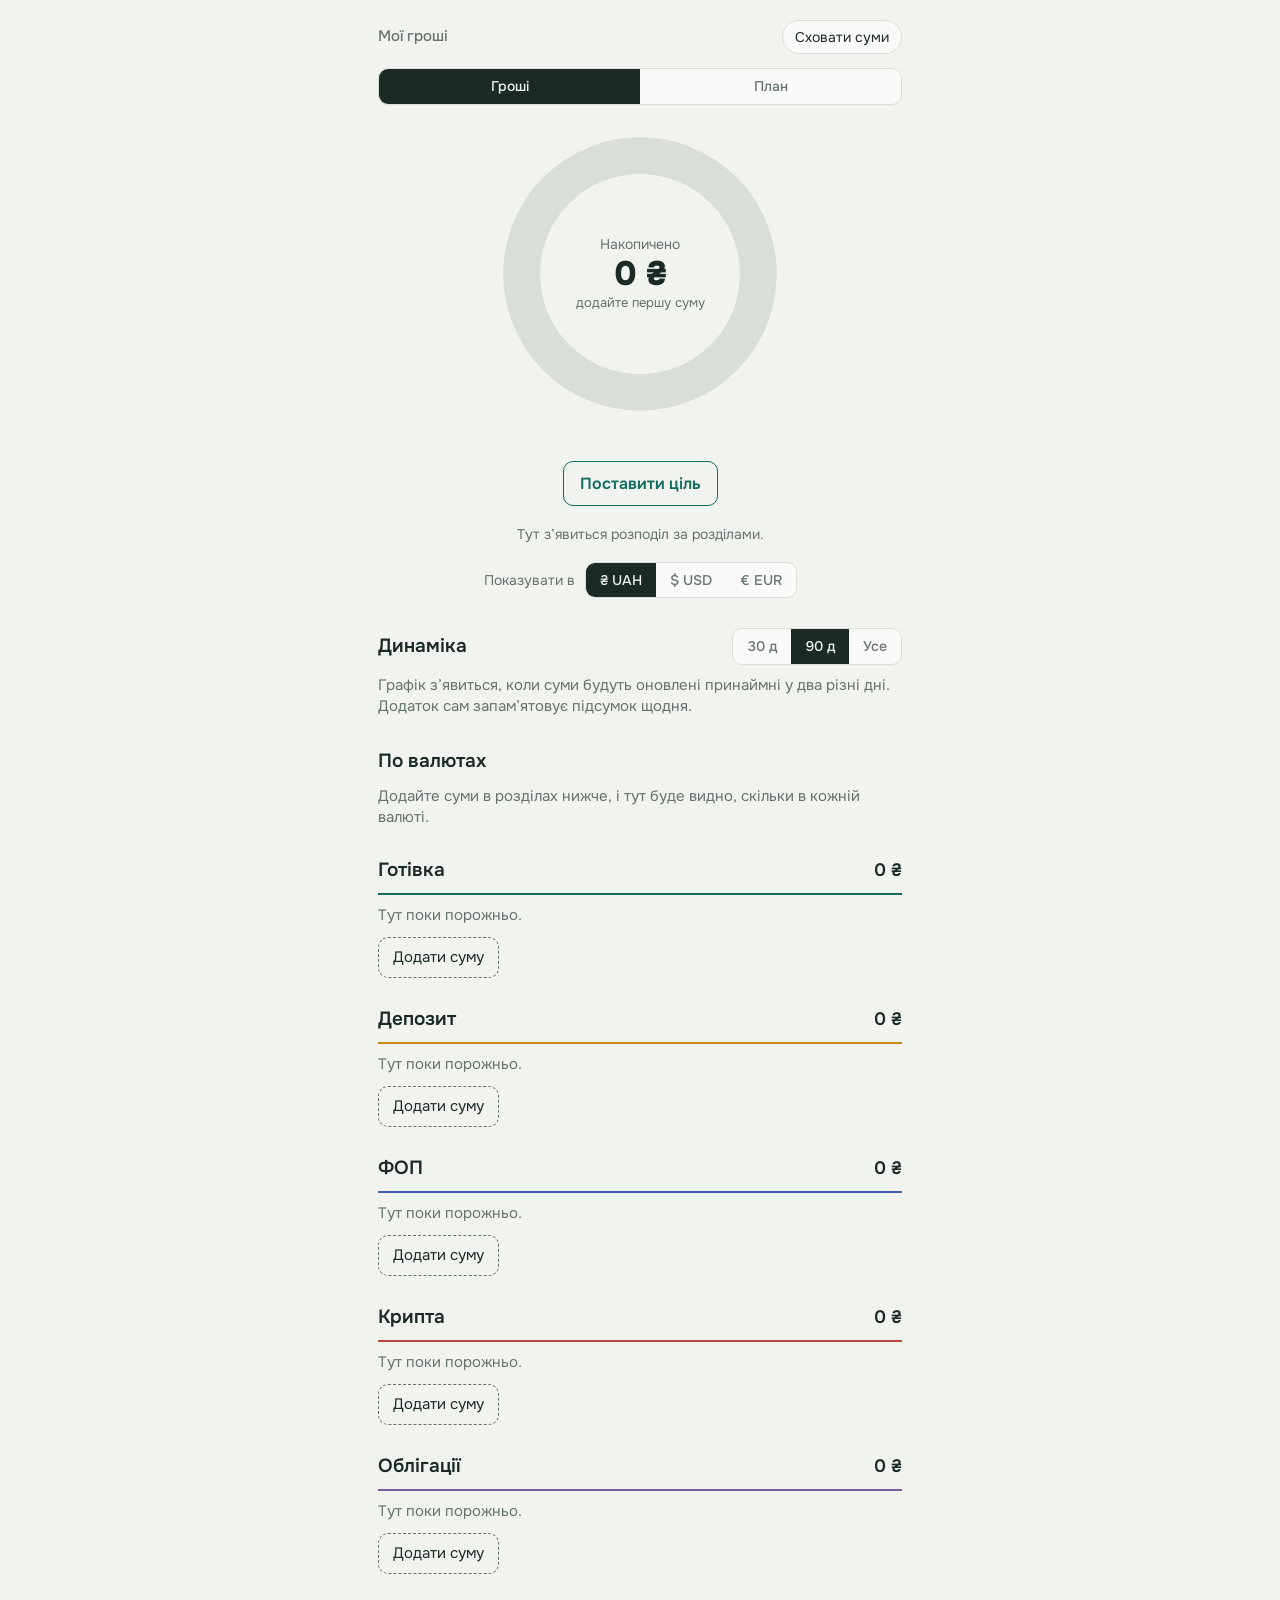
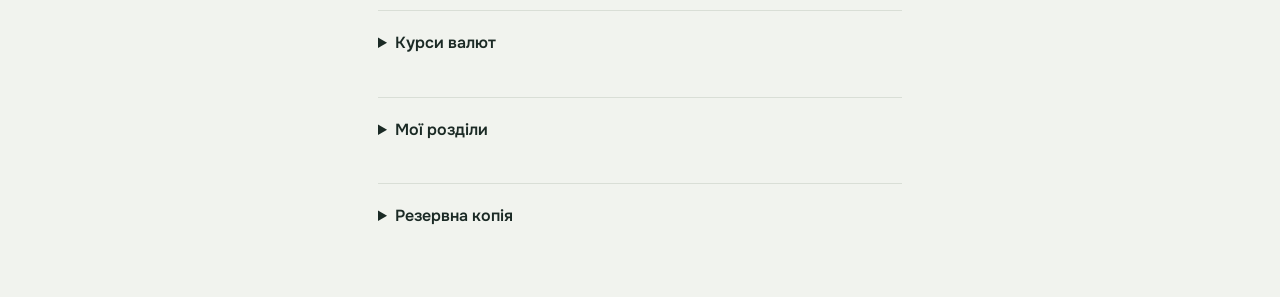
<file: index.html>
<!DOCTYPE html>
<html lang="uk">
<head>
<meta charset="utf-8">
<meta name="viewport" content="width=device-width, initial-scale=1, viewport-fit=cover">
<title>Мої гроші</title>
<meta name="theme-color" content="#0F6B5C">
<meta name="apple-mobile-web-app-capable" content="yes">
<meta name="mobile-web-app-capable" content="yes">
<meta name="apple-mobile-web-app-title" content="Мої гроші">
<meta name="apple-mobile-web-app-status-bar-style" content="default">
<link rel="manifest" href="manifest.webmanifest">
<link rel="icon" type="image/png" href="icons/icon-192.png">
<link rel="apple-touch-icon" href="icons/apple-touch-icon.png">

<link rel="preconnect" href="https://fonts.googleapis.com">
<link href="https://fonts.googleapis.com/css2?family=Onest:wght@400;500;600;800&display=swap" rel="stylesheet">
<style>
  :root {
    --bg: #F1F3EE; --surface: #FAFBF8; --ink: #1B2A25; --muted: #66736D; --line: #D9DED6;
    --accent: #0F6B5C; --on-accent: #FFFFFF; --warn: #9A5B00; --bad: #B5483A;
    --g0: #0F6B5C; --g1: #C58B1B; --g2: #3C5BA8; --g3: #B5483A; --g4: #7A5C9E; --g5: #2E8B9A; --g6: #7F8A24; --g7: #C2567E;
    color-scheme: light;
    box-sizing: border-box;
    padding-top: env(safe-area-inset-top, 0px);
    padding-bottom: env(safe-area-inset-bottom, 0px);
  }
  @media (prefers-color-scheme: dark) {
    :root:not([data-theme="light"]) {
      --bg: #121815; --surface: #1A221E; --ink: #E8EDE9; --muted: #98A59E; --line: #2C3731;
      --accent: #4FC0A8; --on-accent: #0B1512; --warn: #E3A94A; --bad: #E07A6A;
      --g0: #4FC0A8; --g1: #E0A93A; --g2: #7D9BE0; --g3: #E07A6A; --g4: #AE93D1; --g5: #5DC0D0; --g6: #B5C24A; --g7: #E58AAA;
      color-scheme: dark;
    }
  }
  :root[data-theme="dark"] {
    --bg: #121815; --surface: #1A221E; --ink: #E8EDE9; --muted: #98A59E; --line: #2C3731;
    --accent: #4FC0A8; --on-accent: #0B1512; --warn: #E3A94A; --bad: #E07A6A;
    --g0: #4FC0A8; --g1: #E0A93A; --g2: #7D9BE0; --g3: #E07A6A; --g4: #AE93D1; --g5: #5DC0D0; --g6: #B5C24A; --g7: #E58AAA;
    color-scheme: dark;
  }
  html { scroll-padding-top: env(safe-area-inset-top, 0px); }
  *, *::before, *::after { box-sizing: border-box; }
  body {
    margin: 0; background: var(--bg); color: var(--ink);
    font-family: "Onest", system-ui, -apple-system, "Segoe UI", Roboto, sans-serif;
    font-size: 16px; line-height: 1.45; font-variant-numeric: tabular-nums;
    -webkit-text-size-adjust: 100%;
  }
  main { max-width: 560px; margin: 0 auto; padding: 20px 18px 64px; }
  [hidden] { display: none !important; }
  button { font: inherit; color: inherit; cursor: pointer; }
  button:focus-visible, input:focus-visible, textarea:focus-visible, select:focus-visible, summary:focus-visible, svg circle:focus-visible {
    outline: 2px solid var(--accent); outline-offset: 2px;
  }

  .top { display: flex; justify-content: space-between; align-items: center; gap: 12px; }
  .top h1 { margin: 0; font-size: 15px; font-weight: 500; color: var(--muted); flex: 1; }
  .back-btn { padding: 6px 8px; font-size: 20px; line-height: 1; min-width: 44px; min-height: 44px; display: flex; align-items: center; justify-content: center; }
  .back-btn:focus-visible { outline: 2px solid var(--accent); outline-offset: 2px; }
  .eye { border: 1px solid var(--line); background: var(--surface); border-radius: 999px; padding: 6px 12px; font-size: 14px; }

  .tabs { display: flex; margin-top: 14px; }
  .tabs .seg-ctl { width: 100%; }
  .tabs button { flex: 1; padding: 10px 14px; font-size: 15px; }

  .prompt { margin-top: 16px; border: 1px solid var(--accent); border-left-width: 5px; border-radius: 12px; background: var(--surface); padding: 14px; }
  .prompt h3 { margin: 0 0 4px; font-size: 16px; }
  .prompt p { margin: 0 0 10px; font-size: 14px; color: var(--muted); }

  .ringwrap { position: relative; width: min(80vw, 310px); aspect-ratio: 1; margin: 14px auto 0; }
  .ringwrap svg { width: 100%; height: 100%; display: block; overflow: visible; }
  .ringwrap .track { fill: none; stroke: var(--line); stroke-width: 26; }
  .ringwrap .seg { fill: none; stroke-width: 26; cursor: pointer; transition: stroke-dasharray .9s cubic-bezier(.2,.7,.2,1), stroke-dashoffset .9s cubic-bezier(.2,.7,.2,1), opacity .25s; }
  .center { position: absolute; inset: 0; display: flex; flex-direction: column; align-items: center; justify-content: center; text-align: center; padding: 0 20%; pointer-events: none; }
  .center .lbl { font-size: 14px; color: var(--muted); max-width: 100%; overflow: hidden; text-overflow: ellipsis; white-space: nowrap; }
  .center .amt { font-weight: 800; letter-spacing: -0.02em; line-height: 1.1; font-size: 34px; white-space: nowrap; }
  .center .amt.m { font-size: 27px; }
  .center .amt.s { font-size: 21px; }
  .center .sub { font-size: 13px; color: var(--muted); margin-top: 2px; }

  .gtabs { display: flex; flex-wrap: wrap; justify-content: center; gap: 6px; margin-top: 16px; }
  .goal { text-align: center; margin-top: 12px; }
  .goal .left { font-size: 15px; color: var(--muted); }
  .goal .left b { display: block; font-size: 28px; font-weight: 800; color: var(--ink); letter-spacing: -0.01em; }
  .goal .done { font-size: 18px; font-weight: 600; color: var(--accent); }
  .goal .fc { font-size: 14px; color: var(--muted); margin-top: 6px; }
  .goal .fc strong { color: var(--ink); font-weight: 600; }
  .goal .link { margin-top: 6px; border: 0; background: transparent; color: var(--muted); text-decoration: underline; font-size: 14px; padding: 6px; }
  .goal .setgoal { margin-top: 4px; border: 1px solid var(--accent); background: transparent; color: var(--accent); border-radius: 10px; padding: 10px 16px; font-weight: 600; }
  .note { margin: 12px 0 0; font-size: 14px; color: var(--warn); }
  .center-t { text-align: center; }

  .legend { display: flex; flex-wrap: wrap; justify-content: center; gap: 6px 8px; margin: 18px 0 0; padding: 0; list-style: none; }
  .legend button { border: 1px solid var(--line); background: var(--surface); border-radius: 999px; padding: 6px 12px; font-size: 14px; display: inline-flex; align-items: center; }
  .legend button[aria-pressed="true"] { border-color: var(--ink); }
  .legend i, .sw { display: inline-block; width: 10px; height: 10px; border-radius: 3px; margin-right: 7px; }
  .legend .none { color: var(--muted); font-size: 14px; }
  .netline { text-align: center; font-size: 14px; color: var(--muted); margin: 12px 0 0; }
  .netline strong { color: var(--ink); font-weight: 600; }

  .showin { display: flex; align-items: center; justify-content: center; gap: 10px; margin-top: 18px; font-size: 14px; color: var(--muted); }
  .seg-ctl { display: inline-flex; border: 1px solid var(--line); border-radius: 10px; overflow: hidden; background: var(--surface); }
  .seg-ctl button { border: 0; background: transparent; padding: 7px 14px; font-size: 14px; font-weight: 500; color: var(--muted); }
  .seg-ctl button[aria-pressed="true"] { background: var(--ink); color: var(--bg); }

  h2.sec { margin: 30px 0 4px; font-size: 19px; font-weight: 600; }
  h2.sec.first { margin-top: 22px; }
  .sechead { display: flex; justify-content: space-between; align-items: center; gap: 10px; margin-top: 30px; }
  .sechead h2 { margin: 0; font-size: 19px; font-weight: 600; }

  .chartbox { margin-top: 10px; }
  .chartbox svg { width: 100%; height: auto; display: block; overflow: visible; }
  .chartbox .ln { fill: none; stroke: var(--accent); stroke-width: 2.2; stroke-linejoin: round; stroke-linecap: round; }
  .chartbox .ar { fill: var(--accent); opacity: .12; }
  .chartbox .gl { stroke: var(--g1); stroke-width: 1.2; stroke-dasharray: 4 3; }
  .chartbox text { fill: var(--muted); font-size: 9.5px; font-family: inherit; }
  .chartbox .dot { fill: var(--accent); }
  .chartsum { font-size: 14px; color: var(--muted); margin: 6px 0 0; }
  .chartsum strong { color: var(--ink); font-weight: 600; }

  .kv, .curs .cr, .soon .cr { display: flex; justify-content: space-between; align-items: baseline; gap: 12px; padding: 11px 2px; border-bottom: 1px solid var(--line); }
  .curs .code { font-weight: 600; }
  .kv .v, .curs .v, .soon .v { text-align: right; white-space: nowrap; font-weight: 500; }
  .kv .v small, .curs .v small, .soon .v small, .kv .l small, .soon .l small { display: block; font-size: 13px; color: var(--muted); font-weight: 400; }
  .kv .l, .soon .l { min-width: 0; overflow-wrap: anywhere; }
  .kv.total { border-bottom: 2px solid var(--ink); font-weight: 600; }
  .soon .late { color: var(--warn); }
  .bad { color: var(--bad); }
  .tiny { font-size: 13px; color: var(--muted); margin: 8px 0 0; }
  .flow { display: flex; height: 16px; border-radius: 8px; overflow: hidden; background: var(--line); margin: 12px 0 8px; }
  .flow span { display: block; height: 100%; }
  .verdict { margin-top: 12px; padding: 12px 14px; border-radius: 10px; background: var(--surface); border: 1px solid var(--line); font-size: 15px; }
  .verdict.warn { border-color: var(--warn); }
  .verdict strong { font-weight: 600; }
  .linkbtn { border: 0; background: transparent; color: var(--accent); text-decoration: underline; font-size: 14px; padding: 4px 0; }

  section.group { margin-top: 28px; }
  .ghead { display: flex; justify-content: space-between; align-items: baseline; gap: 12px; padding-bottom: 8px; border-bottom: 2px solid var(--gc); }
  .ghead h2 { margin: 0; font-size: 19px; font-weight: 600; }
  .ghead .sum { font-weight: 600; font-size: 18px; }
  .row { width: 100%; display: flex; justify-content: space-between; align-items: center; gap: 12px; text-align: left; background: transparent; border: 0; border-bottom: 1px solid var(--line); padding: 12px 2px; min-height: 52px; }
  .row .l { min-width: 0; overflow-wrap: anywhere; }
  .row .r { text-align: right; white-space: nowrap; }
  .row .amt { font-weight: 500; }
  .row .eq { display: block; font-size: 13px; color: var(--muted); }
  .empty { margin: 10px 0 0; color: var(--muted); font-size: 15px; }
  .add { margin-top: 10px; border: 1px dashed var(--muted); background: transparent; border-radius: 10px; padding: 9px 14px; font-size: 15px; color: var(--ink); }

  details { margin-top: 36px; border-top: 1px solid var(--line); padding-top: 14px; }
  summary { cursor: pointer; font-weight: 600; padding: 6px 0; }
  details p.hint { color: var(--muted); font-size: 14px; margin: 8px 0 12px; }
  .rate { display: flex; align-items: center; gap: 10px; margin: 8px 0; }
  .rate label { width: 70px; font-weight: 500; }
  .rate input { flex: 1; min-width: 0; }
  .gm { display: flex; align-items: center; gap: 8px; margin: 8px 0; flex-wrap: wrap; }
  .gm input[type="text"] { flex: 1; min-width: 120px; }
  .gm label { font-size: 14px; color: var(--muted); display: flex; align-items: center; gap: 6px; }
  input[type="checkbox"] { width: auto; }
  input, textarea, select { font: inherit; color: var(--ink); background: var(--surface); border: 1px solid var(--line); border-radius: 10px; padding: 10px 12px; width: 100%; }
  textarea { min-height: 110px; font-size: 13px; }
  .inline { display: flex; gap: 8px; margin-top: 10px; }
  .btn { border: 1px solid var(--line); background: var(--surface); border-radius: 10px; padding: 10px 14px; font-weight: 500; white-space: nowrap; }
  .btn.primary { background: var(--accent); color: var(--on-accent); border-color: var(--accent); }
  .btn.danger { color: var(--bad); }
  .btn[disabled] { opacity: .45; cursor: not-allowed; }

  dialog { position: fixed; bottom: 0; left: 0; right: 0; border: 1px solid var(--line); border-radius: 16px 16px 0 0; background: var(--surface); color: var(--ink); padding: 20px; padding-bottom: calc(20px + env(safe-area-inset-bottom, 0px)); margin: 0; width: 100%; max-width: 100vw; max-height: min(90vh, calc(100vh - 60px)); overflow: auto; }
  dialog::backdrop { background: rgba(0,0,0,0.45); }
  dialog h3 { margin: 0 0 14px; font-size: 18px; }
  .field { margin-bottom: 12px; }
  .field label { display: block; font-size: 14px; color: var(--muted); margin-bottom: 4px; }
  .two { display: flex; gap: 10px; }
  .two .field { flex: 1; min-width: 0; }
  .chips { display: flex; gap: 6px; flex-wrap: wrap; margin-bottom: 8px; }
  .chip, .gtabs button { border: 1px solid var(--line); background: var(--bg); border-radius: 999px; padding: 5px 12px; font-size: 14px; }
  .chip[aria-pressed="true"] { background: var(--accent); border-color: var(--accent); color: var(--on-accent); }
  .gtabs button { background: var(--surface); padding: 6px 13px; }
  .gtabs button[aria-pressed="true"] { border-color: var(--ink); font-weight: 600; }
  .actions { display: flex; gap: 8px; justify-content: flex-end; margin-top: 16px; flex-wrap: wrap; }
  .actions .spacer { flex: 1; }
  @media (prefers-reduced-motion: reduce) { * { transition: none !important; animation: none !important; } }
</style>
</head>
<body>
<main>
  <div class="top">
    <button id="backBtn" type="button" aria-label="Назад" class="back-btn" hidden style="border: 0; background: transparent; padding: 6px 8px; font-size: 20px; cursor: pointer;">‹</button>
    <h1>Мої гроші</h1>
    <button class="eye" id="hideBtn" type="button" aria-pressed="false"></button>
  </div>
  <div class="tabs"><div class="seg-ctl" id="tabs" role="group" aria-label="Розділи додатка"></div></div>

  <div id="salaryPrompt"></div>

  <div id="tabMoney">
    <div class="ringwrap">
      <svg id="ring" viewBox="0 0 220 220" role="img" aria-label="Накопичення за розділами">
        <circle class="track" cx="110" cy="110" r="84"></circle>
      </svg>
      <div class="center" aria-live="polite">
        <div class="lbl" id="ringLbl"></div>
        <div class="amt" id="ringAmt"></div>
        <div class="sub" id="ringSub"></div>
      </div>
    </div>

    <div class="gtabs" id="goalTabs"></div>
    <div class="goal" id="goal"></div>
    <p class="note center-t" id="warn" hidden></p>
    <p class="note center-t" id="stale" hidden></p>
    <ul class="legend" id="legend"></ul>
    <p class="netline" id="net" hidden></p>

    <div class="showin">Показувати в
      <div class="seg-ctl" id="seg" role="group" aria-label="Валюта показу"></div>
    </div>

    <div class="sechead">
      <h2>Динаміка</h2>
      <div class="seg-ctl" id="rangeSeg" role="group" aria-label="Період графіка"></div>
    </div>
    <div class="chartbox" id="chart"></div>

    <h2 class="sec">По валютах</h2>
    <div class="curs" id="curs"></div>

    <div id="soonWrap" hidden>
      <h2 class="sec">Найближчі терміни</h2>
      <div class="soon" id="soon"></div>
      <p class="tiny">Відсотки приблизні: прості, до дати погашення, без податків і капіталізації.</p>
    </div>

    <div id="groups"></div>

    <details>
      <summary>Курси валют</summary>
      <p class="hint" id="ratesHint"></p>
      <div id="rates"></div>
      <div class="inline">
        <input id="newCur" placeholder="Нова валюта, наприклад PLN" maxlength="10" autocapitalize="characters" aria-label="Нова валюта">
        <button class="btn" type="button" id="addCur">Додати</button>
      </div>
    </details>

    <details>
      <summary>Мої розділи</summary>
      <p class="hint">Перейменуйте розділи або додайте свої. Прибрати можна лише порожній розділ. Позначка «ставка і термін» додає до сум поля для відсотків і дати погашення.</p>
      <div id="gman"></div>
      <div class="inline">
        <input id="newGroup" placeholder="Новий розділ, наприклад Золото" maxlength="30" aria-label="Новий розділ">
        <button class="btn" type="button" id="addGroup">Додати</button>
      </div>
      <p class="hint" id="gmanMsg"></p>
    </details>

    <details>
      <summary>Резервна копія</summary>
      <p class="hint">Дані зберігаються лише в цьому браузері. Збережіть копію тексту собі в нотатки, щоб відновити її на іншому телефоні або після очищення браузера. Історія, зарплата й борги теж у копії.</p>
      <textarea id="backup" aria-label="Резервна копія"></textarea>
      <div class="inline">
        <button class="btn" type="button" id="makeBackup">Показати копію</button>
        <button class="btn" type="button" id="restore">Відновити з тексту</button>
      </div>
      <p class="hint" id="backupMsg"></p>
    </details>
  </div>

  <div id="tabPlan" hidden></div>
</main>

<dialog id="dlg">
  <h3 id="dlgTitle"></h3>
  <div class="field"><label for="fLabel">Назва (необов’язково)</label><input id="fLabel" placeholder="Наприклад, Mono, Binance, ОВДП"></div>
  <div class="field"><label for="fAmount">Сума</label><input id="fAmount" type="text" inputmode="decimal" placeholder="0"></div>
  <div class="field"><label for="fCur">Валюта</label>
    <div class="chips" id="chips"></div>
    <input id="fCur" list="curList" maxlength="10" autocapitalize="characters" placeholder="або введіть свою, наприклад PLN">
    <datalist id="curList"></datalist>
  </div>
  <div id="termBox" hidden>
    <div class="two">
      <div class="field"><label for="fRate">Ставка, % річних</label><input id="fRate" type="text" inputmode="decimal" placeholder="наприклад, 14,5"></div>
      <div class="field"><label for="fUntil">Діє до</label><input id="fUntil" type="date"></div>
    </div>
  </div>
  <p class="note" id="dlgErr" hidden aria-live="polite"></p>
  <div class="actions">
    <button class="btn danger" type="button" id="delBtn">Видалити</button>
    <span class="spacer"></span>
    <button class="btn" type="button" id="cancelBtn">Скасувати</button>
    <button class="btn primary" type="button" id="saveBtn">Зберегти</button>
  </div>
</dialog>

<dialog id="goalDlg">
  <h3 id="goalTitle">Ціль накопичення</h3>
  <div class="field"><label for="gName">На що збираєте</label><input id="gName" placeholder="Наприклад, відпустка, подушка безпеки"></div>
  <div class="field"><label for="gAmount">Скільки потрібно</label><input id="gAmount" type="text" inputmode="decimal" placeholder="0"></div>
  <div class="field"><label for="gCur">Валюта цілі</label>
    <div class="chips" id="gChips"></div>
    <input id="gCur" maxlength="10" autocapitalize="characters">
  </div>
  <div class="field"><label for="gDeadline">Бажана дата (необов’язково)</label><input id="gDeadline" type="date"></div>
  <div class="field"><label for="gMonthly">Скільки відкладаєте щомісяця (необов’язково, у валюті цілі)</label><input id="gMonthly" type="text" inputmode="decimal" placeholder="Для точнішого прогнозу"></div>
  <div class="field"><label>Рахувати з розділів (нічого не обрано = усі)</label><div class="chips" id="gGroups"></div></div>
  <p class="note" id="gErr" hidden aria-live="polite"></p>
  <div class="actions">
    <button class="btn danger" type="button" id="gDel">Видалити ціль</button>
    <span class="spacer"></span>
    <button class="btn" type="button" id="gCancel">Скасувати</button>
    <button class="btn primary" type="button" id="gSave">Зберегти</button>
  </div>
</dialog>

<dialog id="salDlg">
  <h3>Зарплата</h3>
  <div class="field"><label for="sAmount">Скільки приходить щомісяця</label><input id="sAmount" type="text" inputmode="decimal" placeholder="0"></div>
  <div class="field"><label for="sCur">Валюта</label>
    <div class="chips" id="sChips"></div>
    <input id="sCur" maxlength="10" autocapitalize="characters">
  </div>
  <div class="field"><label for="sDay">Число місяця, коли приходить</label><input id="sDay" type="text" inputmode="numeric" placeholder="1–31"></div>
  <div class="field"><label for="sGroup">Куди зараховувати</label><select id="sGroup"></select></div>
  <div class="field"><label for="sItem">До якого запису додавати</label><select id="sItem"></select></div>
  <p class="note" id="sErr" hidden aria-live="polite"></p>
  <div class="actions">
    <button class="btn danger" type="button" id="sDel">Вимкнути</button>
    <span class="spacer"></span>
    <button class="btn" type="button" id="sCancel">Скасувати</button>
    <button class="btn primary" type="button" id="sSave">Зберегти</button>
  </div>
</dialog>

<dialog id="debtDlg">
  <h3 id="debtTitle">Кредит або іпотека</h3>
  <div class="field"><label for="dName">Назва</label><input id="dName" placeholder="Наприклад, іпотека, кредит на авто"></div>
  <div class="field"><label for="dBalance">Скільки ще треба виплатити (залишок боргу)</label><input id="dBalance" type="text" inputmode="decimal" placeholder="0"></div>
  <div class="field"><label for="dCur">Валюта</label>
    <div class="chips" id="dChips"></div>
    <input id="dCur" maxlength="10" autocapitalize="characters">
  </div>
  <div class="field"><label for="dPay">Платіж щомісяця</label><input id="dPay" type="text" inputmode="decimal" placeholder="0"></div>
  <div class="two">
    <div class="field"><label for="dRate">Ставка, % річних</label><input id="dRate" type="text" inputmode="decimal" placeholder="необов’язково"></div>
    <div class="field"><label for="dUntil">Остання виплата</label><input id="dUntil" type="date"></div>
  </div>
  <p class="note" id="dErr" hidden aria-live="polite"></p>
  <div class="actions">
    <button class="btn danger" type="button" id="dDel">Видалити</button>
    <span class="spacer"></span>
    <button class="btn" type="button" id="dCancel">Скасувати</button>
    <button class="btn primary" type="button" id="dSave">Зберегти</button>
  </div>
</dialog>

<dialog id="expDlg">
  <h3>Інші щомісячні витрати</h3>
  <p class="tiny" style="margin:-6px 0 12px">Їжа, оренда, комунальні, транспорт і все, що ви витрачаєте щомісяця без кредитів. Приблизна сума теж підійде.</p>
  <div class="field"><label for="eAmount">Сума на місяць</label><input id="eAmount" type="text" inputmode="decimal" placeholder="0"></div>
  <div class="field"><label for="eCur">Валюта</label>
    <div class="chips" id="eChips"></div>
    <input id="eCur" maxlength="10" autocapitalize="characters">
  </div>
  <p class="note" id="eErr" hidden aria-live="polite"></p>
  <div class="actions">
    <span class="spacer"></span>
    <button class="btn" type="button" id="eCancel">Скасувати</button>
    <button class="btn primary" type="button" id="eSave">Зберегти</button>
  </div>
</dialog>

<script>
(function () {
  var KEY = 'money-mini-v1';
  var SYM = { UAH: '₴', USD: '$', EUR: '€' };
  var QUICK = ['UAH', 'USD', 'EUR', 'USDT', 'BTC'];
  var FIAT3 = ['UAH', 'USD', 'EUR'];
  var COLN = 8, MAXG = 8;
  var R = 84, C = 2 * Math.PI * R;
  var DAY = 86400000;
  var reduce = window.matchMedia && window.matchMedia('(prefers-reduced-motion: reduce)').matches;

  function defaults() {
    return {
      rates: { USD: 42, EUR: 48.5, USDT: 42, BTC: 0, ETH: 0 },
      ratesAt: Date.now(),
      disp: 'UAH', hide: false,
      goals: [], activeGoal: null,
      hist: [],
      salary: null, salaryLog: [],
      expenses: { amount: 0, cur: 'UAH' },
      debts: [],
      groups: [
        { id: 'cash', name: 'Готівка', cur: 'UAH', term: false, items: [] },
        { id: 'dep', name: 'Депозит', cur: 'UAH', term: true, items: [] },
        { id: 'fop', name: 'ФОП', cur: 'UAH', term: false, items: [] },
        { id: 'crypto', name: 'Крипта', cur: 'USDT', term: false, items: [] },
        { id: 'bonds', name: 'Облігації', cur: 'UAH', term: true, items: [] }
      ]
    };
  }
  function migrate(s) {
    if (!Array.isArray(s.goals)) {
      s.goals = [];
      if (s.goal) { s.goals.push({ id: 'g1', name: s.goal.name || '', amount: s.goal.amount, cur: s.goal.cur, deadline: '', monthly: s.goal.monthly || 0, groups: [] }); s.activeGoal = 'g1'; }
    }
    delete s.goal;
    s.goals.forEach(function (g) { if (!Array.isArray(g.groups)) g.groups = []; if (!g.deadline) g.deadline = ''; if (!g.monthly) g.monthly = 0; });
    if (!Array.isArray(s.hist)) s.hist = [];
    if (!s.ratesAt) s.ratesAt = Date.now();
    if (!('salary' in s)) s.salary = null;
    if (!Array.isArray(s.salaryLog)) s.salaryLog = [];
    if (!s.expenses) s.expenses = { amount: 0, cur: 'UAH' };
    if (!Array.isArray(s.debts)) s.debts = [];
    s.groups.forEach(function (g) { if (typeof g.term !== 'boolean') g.term = (g.id === 'dep' || g.id === 'bonds'); });
    return s;
  }
  var state = load();
  var selected = null, range = 90, tab = 'money';

  function load() {
    try {
      var raw = localStorage.getItem(KEY);
      if (raw) { var s = JSON.parse(raw); if (s && s.groups && s.rates) return migrate(s); }
    } catch (e) {}
    return defaults();
  }
  function save() { try { localStorage.setItem(KEY, JSON.stringify(state)); } catch (e) {} }

  function $(id) { return document.getElementById(id); }
  function esc(s) { return String(s).replace(/[&<>"']/g, function (c) { return { '&': '&amp;', '<': '&lt;', '>': '&gt;', '"': '&quot;', "'": '&#39;' }[c]; }); }
  function rate(cur) { if (cur === 'UAH') return 1; var r = Number(state.rates[cur]); return r > 0 ? r : null; }
  function fmt(v, cur) { var d = (cur === 'BTC' || cur === 'ETH') ? 8 : 2; return Number(v).toLocaleString('uk-UA', { maximumFractionDigits: d }); }
  function hid(s) { return state.hide ? '••••' : s; }
  function sym(c) { return SYM[c] || c; }
  function parseNum(s) { var n = parseFloat(String(s).replace(/\s/g, '').replace(',', '.')); return isFinite(n) ? n : NaN; }
  function group(id) { return state.groups.filter(function (x) { return x.id === id; })[0]; }
  function goalById(id) { return state.goals.filter(function (x) { return x.id === id; })[0]; }
  function pad(n) { return n < 10 ? '0' + n : '' + n; }
  function todayStr() { var d = new Date(); return d.getFullYear() + '-' + pad(d.getMonth() + 1) + '-' + pad(d.getDate()); }
  function dateOf(s) { var p = s.split('-'); return new Date(+p[0], +p[1] - 1, +p[2]); }
  function dfmt(s) { var p = s.split('-'); return p[2] + '.' + p[1] + '.' + p[0]; }
  function daysBetween(a, b) { return Math.round((dateOf(b) - dateOf(a)) / DAY); }
  function nextMonth(m) { var p = m.split('-'), y = +p[0], mo = +p[1] + 1; if (mo > 12) { mo = 1; y++; } return y + '-' + pad(mo); }
  function payDate(m, day) { var p = m.split('-'), last = new Date(+p[0], +p[1], 0).getDate(); return m + '-' + pad(Math.min(day, last)); }
  function monthLabel(m) { var p = m.split('-'); return new Date(+p[0], +p[1] - 1, 1).toLocaleDateString('uk-UA', { month: 'long', year: 'numeric' }); }
  function monthsFromNow(n) { var d = new Date(); d.setMonth(d.getMonth() + n); return d.toLocaleDateString('uk-UA', { month: 'long', year: 'numeric' }); }
  function colVar(i) { return 'var(--g' + (i % COLN) + ')'; }
  function newId(p) { return p + Date.now().toString(36) + Math.floor(Math.random() * 1000); }

  function groupSum(g) {
    var sum = 0, missing = {};
    g.items.forEach(function (it) { var r = rate(it.cur); if (r === null) missing[it.cur] = true; else sum += it.amount * r; });
    return { uah: sum, missing: missing };
  }
  function totalUah() { var t = 0; state.groups.forEach(function (g) { t += groupSum(g).uah; }); return t; }

  // Історія: одне значення на день, з кількостями і курсами
  function snap() {
    var t = totalUah();
    if (!(t > 0) && !state.hist.length) return;
    var q = {}, r = {};
    state.groups.forEach(function (g) { g.items.forEach(function (it) { q[it.cur] = (q[it.cur] || 0) + it.amount; }); });
    Object.keys(q).forEach(function (c) { var x = rate(c); if (x) r[c] = x; });
    var d = todayStr(), ru = rate('USD'), re = rate('EUR');
    var p = { d: d, uah: t, usd: ru ? t / ru : null, eur: re ? t / re : null, q: q, r: r };
    var last = state.hist[state.hist.length - 1];
    if (last && last.d === d) state.hist[state.hist.length - 1] = p; else state.hist.push(p);
    if (state.hist.length > 900) state.hist = state.hist.slice(-900);
  }
  function commit() { snap(); save(); render(); }

  // Розбір зміни: внески проти курсу (у гривнях)
  function fxSplit(cutoff) {
    var h = state.hist.filter(function (p) { return p.q && p.r && (!cutoff || dateOf(p.d) >= cutoff); });
    if (h.length < 2) return null;
    var flow = 0, fx = 0;
    for (var i = 1; i < h.length; i++) {
      var a = h[i - 1], b = h[i], keys = {};
      Object.keys(a.q).concat(Object.keys(b.q)).forEach(function (k) { keys[k] = true; });
      Object.keys(keys).forEach(function (c) {
        var qa = a.q[c] || 0, qb = b.q[c] || 0;
        var ra = c === 'UAH' ? 1 : (a.r[c] || 0), rb = c === 'UAH' ? 1 : (b.r[c] || 0);
        if (!ra || !rb) flow += qb * rb - qa * ra;
        else { fx += qa * (rb - ra); flow += (qb - qa) * rb; }
      });
    }
    return { flow: flow, fx: fx };
  }

  // Цілі
  function activeGoal() { return goalById(state.activeGoal) || state.goals[0] || null; }
  function included(goal, g) { return !goal || !goal.groups.length || goal.groups.indexOf(g.id) >= 0; }
  function goalStats(goal, sums) {
    var base = 0;
    state.groups.forEach(function (g, i) { if (included(goal, g)) base += sums[i].uah; });
    var gr = rate(goal.cur);
    if (!gr) return { goalRate: null, base: base };
    var goalUah = goal.amount * gr;
    return { goalRate: gr, goalUah: goalUah, base: base, progress: base / goalUah, rem: goal.amount - base / gr, remUah: goalUah - base };
  }
  function monthsToDeadline(goal) {
    if (!goal.deadline) return null;
    var dl = daysBetween(todayStr(), goal.deadline);
    return dl <= 0 ? 0 : Math.max(1, Math.round(dl / 30.44));
  }

  // План
  function computePlan() {
    var s = state.salary, miss = {}, inc = 0, debt = 0, exp = 0;
    if (s) { var r = rate(s.cur); if (r === null) miss[s.cur] = true; else inc = s.amount * r; }
    state.debts.forEach(function (d) { var r = rate(d.cur); if (r === null) miss[d.cur] = true; else debt += d.payment * r; });
    var e = state.expenses;
    if (e && e.amount > 0) { var re = rate(e.cur); if (re === null) miss[e.cur] = true; else exp = e.amount * re; }
    return { inc: inc, debt: debt, exp: exp, free: inc - debt - exp, miss: miss };
  }
  function debtInfo(d) {
    var B = d.balance, P = d.payment, r = (d.rate > 0 ? d.rate : 0) / 100 / 12, n = null;
    if (P > 0) {
      if (r > 0) n = P > r * B ? Math.ceil(-Math.log(1 - r * B / P) / Math.log(1 + r)) : Infinity;
      else n = Math.ceil(B / P);
    }
    var b12;
    if (r > 0) b12 = B * Math.pow(1 + r, 12) - P * (Math.pow(1 + r, 12) - 1) / r; else b12 = B - 12 * P;
    return { n: n, b12: Math.max(0, b12) };
  }

  // Зарплата: очікують підтвердження
  function pendingSalary() {
    var s = state.salary; if (!s) return [];
    var today = todayStr(), cur = today.slice(0, 7), out = [], m = s.start, guard = 0;
    while (m <= cur && guard++ < 240) {
      if (payDate(m, s.day) <= today && !state.salaryLog.some(function (l) { return l.m === m; })) out.push(m);
      m = nextMonth(m);
    }
    return out.slice(-3);
  }
  function renderSalaryPrompt() {
    var box = $('salaryPrompt'), p = pendingSalary();
    if (!p.length) { box.innerHTML = ''; return; }
    var s = state.salary, m = p[0];
    box.innerHTML = '<div class="prompt"><h3>Зарплата за ' + esc(monthLabel(m)) + '</h3>' +
      '<p>Очікували ' + esc(hid(fmt(s.amount, s.cur))) + ' ' + esc(sym(s.cur)) + '. Вкажіть, скільки прийшло насправді, і я додам цю суму.' + (p.length > 1 ? ' Ще місяців, що чекають підтвердження: ' + (p.length - 1) + '.' : '') + '</p>' +
      '<div class="inline"><input id="salReal" type="text" inputmode="decimal" aria-label="Скільки прийшло" value="' + esc(String(s.amount).replace('.', ',')) + '">' +
      '<button class="btn primary" type="button" data-salok="' + m + '">Прийшло</button>' +
      '<button class="btn" type="button" data-salskip="' + m + '">Пропустити</button></div>' +
      '<p class="note" id="salErr" hidden></p></div>';
  }
  function applySalary(m, amount, status) {
    var s = state.salary, g = group(s.groupId) || state.groups[0], it = null;
    if (status === 'ok') {
      if (s.itemId) it = g.items.filter(function (x) { return x.id === s.itemId; })[0];
      if (!it) it = g.items.filter(function (x) { return x.cur === s.cur && x.label === 'Зарплата'; })[0];
      if (!it) { it = { id: newId('i'), amount: 0, cur: s.cur, label: 'Зарплата' }; g.items.push(it); }
      it.amount = Math.round((it.amount + amount) * 100000000) / 100000000;
      if (s.cur !== 'UAH' && !(s.cur in state.rates)) state.rates[s.cur] = 0;
    }
    state.salaryLog.push({ m: m, amount: status === 'ok' ? amount : 0, cur: s.cur, status: status });
    if (state.salaryLog.length > 120) state.salaryLog = state.salaryLog.slice(-120);
    commit();
  }

  // Кільце
  var segEls = [];
  function buildRing() {
    var svg = $('ring');
    segEls.forEach(function (c) { if (c.parentNode) c.parentNode.removeChild(c); });
    segEls = [];
    state.groups.forEach(function (g, i) {
      var c = document.createElementNS('http://www.w3.org/2000/svg', 'circle');
      c.setAttribute('class', 'seg');
      c.setAttribute('cx', 110); c.setAttribute('cy', 110); c.setAttribute('r', R);
      c.setAttribute('transform', 'rotate(-90 110 110)');
      c.setAttribute('stroke', colVar(i));
      c.setAttribute('data-seg', i);
      var total = 0; g.items.forEach(function (it) { total += it.amount * (rate(it.cur) || 1); });
      c.setAttribute('aria-label', g.name + ': ' + fmt(total, state.disp || 'UAH'));
      c.style.strokeDasharray = '0 ' + C;
      c.style.strokeDashoffset = '0';
      svg.appendChild(c);
      segEls.push(c);
    });
  }

  var shown = 0, raf = null;
  function countTo(to, text) {
    var el = $('ringAmt');
    cancelAnimationFrame(raf);
    if (state.hide || reduce || Math.abs(to - shown) < 0.005) { el.textContent = text(to); shown = to; sizeAmt(el); return; }
    var from = shown, t0 = performance.now(), dur = 900;
    function step(t) {
      var p = Math.min((t - t0) / dur, 1), e = 1 - Math.pow(1 - p, 3);
      shown = from + (to - from) * e;
      el.textContent = text(shown); sizeAmt(el);
      if (p < 1) raf = requestAnimationFrame(step);
    }
    raf = requestAnimationFrame(step);
  }
  function sizeAmt(el) { var n = el.textContent.length; el.className = 'amt' + (n > 13 ? ' s' : n > 9 ? ' m' : ''); }

  function monthsText(m) { return m > 120 ? 'понад 10 років' : 'приблизно через ' + m + ' міс. (' + monthsFromNow(m) + ')'; }

  function forecastFor(goal, st, pl) {
    if (goal.monthly > 0) return { months: Math.ceil(st.rem / goal.monthly), src: 'якщо відкладати ' + hid(fmt(goal.monthly, goal.cur)) + ' ' + sym(goal.cur) + ' щомісяця' };
    if (pl.free > 0) {
      var fg = pl.free / st.goalRate;
      return { months: Math.ceil(st.rem / fg), src: 'якщо відкладати вільні ' + hid(fmt(fg, goal.cur)) + ' ' + sym(goal.cur) + ' щомісяця (за вашим планом)' };
    }
    if (goal.groups.length) return null;
    var h = state.hist; if (h.length < 2) return null;
    var last = h[h.length - 1], cutoff = new Date(Date.now() - 90 * DAY), first = null;
    for (var i = 0; i < h.length; i++) { if (dateOf(h[i].d) >= cutoff) { first = h[i]; break; } }
    if (!first || first === last) return null;
    var span = daysBetween(first.d, last.d);
    if (span < 14) return null;
    var pace = (last.uah - first.uah) / span * 30;
    if (!(pace > 0)) return { none: true };
    return { months: Math.ceil(st.remUah / pace), src: 'за вашим темпом останніх місяців' };
  }

  function render() {
    var dispRate = rate(state.disp) || 1;
    var dispCur = rate(state.disp) ? state.disp : 'UAH';
    var tUah = 0, missingAll = {};
    var sums = state.groups.map(function (g) {
      var s = groupSum(g); tUah += s.uah;
      Object.keys(s.missing).forEach(function (k) { missingAll[k] = true; });
      return s;
    });
    var pl = computePlan();
    var goal = activeGoal(), st = goal ? goalStats(goal, sums) : null;
    var hasGoal = !!(st && st.goalRate);
    var base = hasGoal ? st.base : tUah;
    if (selected !== null && !(sums[selected] && sums[selected].uah > 0 && included(hasGoal ? goal : null, state.groups[selected]))) selected = null;
    var progress = hasGoal ? st.progress : 1, fill = Math.min(progress, 1);

    // Вкладки
    $('tabs').innerHTML = [['money', 'Гроші'], ['plan', 'План']].map(function (t) {
      return '<button type="button" data-tab="' + t[0] + '" aria-pressed="' + (tab === t[0]) + '">' + t[1] + '</button>';
    }).join('');
    $('tabMoney').hidden = tab !== 'money';
    $('tabPlan').hidden = tab !== 'plan';
    var hb = $('hideBtn');
    hb.textContent = state.hide ? 'Показати суми' : 'Сховати суми';
    hb.setAttribute('aria-pressed', state.hide ? 'true' : 'false');
    renderSalaryPrompt();

    // Кільце
    var start = 0;
    segEls.forEach(function (el, i) {
      var inc = included(hasGoal ? goal : null, state.groups[i]);
      var share = base > 0 && inc ? sums[i].uah / base : 0;
      var len = share * fill * C, vis = len > 6 ? len - 3 : len;
      el.style.strokeDasharray = Math.max(vis, 0) + ' ' + C;
      el.style.strokeDashoffset = String(-start);
      el.style.opacity = (selected !== null && selected !== i) ? '0.22' : '1';
      start += len;
    });
    var lbl, sub, target;
    if (selected !== null) {
      lbl = state.groups[selected].name;
      target = sums[selected].uah / dispRate;
      sub = state.hide || !(base > 0) ? '' : Math.round(sums[selected].uah / base * 100) + '% від накопиченого';
    } else {
      lbl = hasGoal && goal.name ? goal.name : 'Накопичено';
      target = base / dispRate;
      if (hasGoal) sub = 'з ' + hid(fmt(st.goalUah / dispRate, dispCur)) + ' ' + sym(dispCur) + ' · ' + Math.round(progress * 100) + '%';
      else sub = tUah > 0 ? 'усього' : 'додайте першу суму';
    }
    $('ringLbl').textContent = lbl;
    $('ringSub').textContent = sub;
    countTo(target, function (v) { return hid(fmt(v, dispCur)) + '\u00A0' + sym(dispCur); });

    // Вкладки цілей
    var gt = state.goals.map(function (g) {
      return '<button type="button" data-goalsel="' + g.id + '" aria-pressed="' + (goal && g.id === goal.id) + '">' + esc(g.name || 'Ціль') + '</button>';
    }).join('');
    if (state.goals.length) gt += '<button type="button" data-goalnew>+ Ціль</button>';
    $('goalTabs').innerHTML = gt;

    // Блок цілі
    var gh = '';
    if (!goal) {
      gh = '<button class="setgoal" type="button" data-goalnew>Поставити ціль</button>';
    } else if (!st.goalRate) {
      gh = '<div class="left">Для цілі в ' + esc(goal.cur) + ' не вказано курс.</div><button class="link" type="button" data-goaledit>Змінити ціль</button>';
    } else {
      if (st.rem > 0.005) {
        gh = '<div class="left">Не вистачає до цілі<b>' + esc(hid(fmt(st.rem, goal.cur))) + ' ' + esc(sym(goal.cur)) + '</b></div>';
        var mo = monthsToDeadline(goal);
        if (mo === 0) gh += '<div class="fc">Бажана дата ' + esc(dfmt(goal.deadline)) + ' уже минула. Змініть її, якщо потрібно.</div>';
        else if (mo) gh += '<div class="fc">До ' + esc(dfmt(goal.deadline)) + ' (приблизно ' + mo + ' міс.) треба відкладати <strong>' + esc(hid(fmt(st.rem / mo, goal.cur))) + ' ' + esc(sym(goal.cur)) + '</strong> щомісяця.</div>';
        var f = forecastFor(goal, st, pl);
        if (f && f.none) gh += '<div class="fc">За останні місяці сума не росла, тому прогноз за темпом неможливий. Додайте зарплату на вкладці «План» або вкажіть у цілі, скільки відкладаєте щомісяця.</div>';
        else if (f) gh += '<div class="fc">Ціль буде <strong>' + esc(monthsText(f.months)) + '</strong>, ' + f.src + '.</div>';
        else if (!mo) gh += '<div class="fc">Додайте зарплату на вкладці «План» або вкажіть у цілі, скільки відкладаєте щомісяця, і тут з’явиться прогноз.</div>';
      } else {
        gh = '<div class="done">Ціль досягнуто' + (st.rem < -0.005 ? ', з запасом ' + esc(hid(fmt(-st.rem, goal.cur))) + ' ' + esc(sym(goal.cur)) : '') + '</div>';
      }
      gh += '<button class="link" type="button" data-goaledit>Змінити ціль</button>';
    }
    $('goal').innerHTML = gh;

    var warn = $('warn'), mk = Object.keys(missingAll);
    if (mk.length) { warn.hidden = false; warn.textContent = 'Не враховано в підсумку: ' + mk.join(', ') + '. Вкажіть курс у розділі «Курси валют».'; }
    else warn.hidden = true;

    var hasForeign = false;
    state.groups.forEach(function (g) { g.items.forEach(function (it) { if (it.cur !== 'UAH') hasForeign = true; }); });
    var ageDays = Math.floor((Date.now() - state.ratesAt) / DAY);
    var stl = $('stale');
    if (hasForeign && ageDays >= 14) { stl.hidden = false; stl.textContent = 'Курси не оновлювались ' + ageDays + ' дн. Перевірте їх у розділі «Курси валют», щоб підсумок був точним.'; }
    else stl.hidden = true;
    $('ratesHint').textContent = 'Курси вводяться вручну, бо додаток працює без інтернету. Вкажіть, скільки гривень коштує 1 одиниця валюти. Якщо курс не вказано, ця сума не рахується в підсумку. Востаннє оновлено: ' + (ageDays <= 0 ? 'сьогодні' : ageDays + ' дн. тому') + '.';

    $('legend').innerHTML = state.groups.map(function (g, i) {
      if (!(sums[i].uah > 0)) return '';
      return '<li><button type="button" data-sel="' + i + '" aria-pressed="' + (selected === i) + '"><i style="background:' + colVar(i) + '"></i>' + esc(g.name) + '</button></li>';
    }).join('') || '<li class="none">Тут з’явиться розподіл за розділами.</li>';

    // Борги і чистий капітал
    var debtUah = 0; state.debts.forEach(function (d) { var r = rate(d.cur); if (r) debtUah += d.balance * r; });
    var net = $('net');
    if (state.debts.length && debtUah > 0) {
      net.hidden = false;
      net.innerHTML = 'Борги: <strong>' + esc(hid(fmt(debtUah / dispRate, dispCur))) + ' ' + esc(sym(dispCur)) + '</strong> · Чистий капітал: <strong>' + esc(hid(fmt((tUah - debtUah) / dispRate, dispCur))) + ' ' + esc(sym(dispCur)) + '</strong>';
    } else net.hidden = true;

    $('seg').innerHTML = FIAT3.map(function (c) {
      return '<button type="button" data-disp="' + c + '" aria-pressed="' + (state.disp === c) + '">' + SYM[c] + ' ' + c + '</button>';
    }).join('');
    $('rangeSeg').innerHTML = [[30, '30 д'], [90, '90 д'], [0, 'Усе']].map(function (r) {
      return '<button type="button" data-range="' + r[0] + '" aria-pressed="' + (range === r[0]) + '">' + r[1] + '</button>';
    }).join('');

    renderChart(dispCur, dispRate, hasGoal && !goal.groups.length ? st.goalUah : 0);

    var byCur = {};
    state.groups.forEach(function (g) { g.items.forEach(function (it) { byCur[it.cur] = (byCur[it.cur] || 0) + it.amount; }); });
    var order = Object.keys(byCur).sort(function (a, b) {
      var ia = QUICK.indexOf(a), ib = QUICK.indexOf(b);
      return (ia < 0 ? 99 : ia) - (ib < 0 ? 99 : ib) || a.localeCompare(b);
    });
    $('curs').innerHTML = order.length ? order.map(function (c) {
      var r = rate(c), eq = '';
      if (c !== dispCur) eq = r === null ? '<small>курс не вказано</small>' : '<small>≈ ' + esc(hid(fmt(byCur[c] * r / dispRate, dispCur))) + ' ' + esc(sym(dispCur)) + '</small>';
      return '<div class="cr"><span class="code">' + esc(c) + '</span><span class="v">' + esc(hid(fmt(byCur[c], c))) + ' ' + esc(sym(c)) + eq + '</span></div>';
    }).join('') : '<p class="empty">Додайте суми в розділах нижче, і тут буде видно, скільки в кожній валюті.</p>';

    renderSoon();

    $('groups').innerHTML = state.groups.map(function (g, i) {
      var s = sums[i];
      var rows = g.items.map(function (it) {
        var r = rate(it.cur), eq = '';
        if (it.cur !== 'UAH') eq = r === null ? '<span class="eq">курс не вказано</span>' : '<span class="eq">≈ ' + esc(hid(fmt(it.amount * r, 'UAH'))) + ' ₴</span>';
        var term = [it.rate > 0 ? fmt(it.rate, 'UAH') + '%' : '', it.until ? 'до ' + dfmt(it.until) : ''].filter(Boolean).join(' · ');
        return '<button class="row" type="button" data-edit="' + g.id + '|' + it.id + '"><span class="l">' + esc(it.label || it.cur) +
          (term ? '<span class="eq">' + esc(term) + '</span>' : '') + '</span>' +
          '<span class="r"><span class="amt">' + esc(hid(fmt(it.amount, it.cur))) + ' ' + esc(sym(it.cur)) + '</span>' + eq + '</span></button>';
      }).join('');
      return '<section class="group" style="--gc:' + colVar(i) + '"><div class="ghead"><h2>' + esc(g.name) + '</h2><span class="sum">' +
        esc(hid(fmt(s.uah / dispRate, dispCur))) + ' ' + esc(sym(dispCur)) + '</span></div>' +
        (rows || '<p class="empty">Тут поки порожньо.</p>') +
        '<button class="add" type="button" data-add="' + g.id + '">Додати суму</button></section>';
    }).join('');

    renderRates();
    renderGroupMan();
    if (tab === 'plan') renderPlan(dispCur, dispRate, tUah, sums, pl, debtUah);
  }

  // Графік
  function renderChart(dispCur, dispRate, goalUah) {
    var box = $('chart');
    var key = dispCur === 'USD' ? 'usd' : dispCur === 'EUR' ? 'eur' : 'uah';
    var cutoff = range ? new Date(Date.now() - range * DAY) : null;
    var pts = state.hist.filter(function (p) { return p[key] != null && (!cutoff || dateOf(p.d) >= cutoff); });
    if (pts.length < 2) {
      box.innerHTML = '<p class="empty">Графік з’явиться, коли суми будуть оновлені принаймні у два різні дні. Додаток сам запам’ятовує підсумок щодня.</p>';
      return;
    }
    var W = 320, H = 150, L = 6, Rr = 6, T = 14, B = 20;
    var t0 = dateOf(pts[0].d).getTime(), t1 = dateOf(pts[pts.length - 1].d).getTime(), span = Math.max(t1 - t0, 1);
    var gv = goalUah > 0 ? goalUah / dispRate : null;
    var vals = pts.map(function (p) { return p[key]; });
    var vmin = Math.min.apply(null, vals), vmax = Math.max.apply(null, vals);
    if (gv !== null) vmax = Math.max(vmax, gv);
    if (vmax === vmin) vmax = vmin + 1;
    var padV = (vmax - vmin) * 0.08; vmin = Math.max(0, vmin - padV); vmax = vmax + padV;
    function X(p) { return L + (dateOf(p.d).getTime() - t0) / span * (W - L - Rr); }
    function Y(v) { return T + (1 - (v - vmin) / (vmax - vmin)) * (H - T - B); }
    var d = pts.map(function (p, i) { return (i ? 'L' : 'M') + X(p).toFixed(1) + ' ' + Y(p[key]).toFixed(1); }).join(' ');
    var lastP = pts[pts.length - 1], firstP = pts[0];
    var area = d + ' L' + X(lastP).toFixed(1) + ' ' + (H - B) + ' L' + X(firstP).toFixed(1) + ' ' + (H - B) + ' Z';
    var svg = '<svg viewBox="0 0 ' + W + ' ' + H + '" role="img" aria-label="Графік зміни підсумку"><path class="ar" d="' + area + '"></path>';
    if (gv !== null) svg += '<line class="gl" x1="' + L + '" x2="' + (W - Rr) + '" y1="' + Y(gv).toFixed(1) + '" y2="' + Y(gv).toFixed(1) + '"></line><text x="' + (W - Rr) + '" y="' + (Y(gv) - 4).toFixed(1) + '" text-anchor="end">ціль</text>';
    svg += '<path class="ln" d="' + d + '"></path><circle class="dot" cx="' + X(lastP).toFixed(1) + '" cy="' + Y(lastP[key]).toFixed(1) + '" r="3.5"></circle>' +
      '<text x="' + L + '" y="' + (H - 5) + '">' + dfmt(firstP.d).slice(0, 5) + '</text><text x="' + (W - Rr) + '" y="' + (H - 5) + '" text-anchor="end">' + dfmt(lastP.d).slice(0, 5) + '</text></svg>';
    var diff = lastP[key] - firstP[key], pct = firstP[key] > 0 ? diff / firstP[key] * 100 : 0;
    var sign = diff >= 0 ? '+' : '−';
    var summary = state.hide ? 'Зміна за період прихована.' :
      'За цей період: <strong>' + sign + fmt(Math.abs(diff), dispCur) + ' ' + sym(dispCur) + '</strong> (' + sign + Math.abs(pct).toFixed(1).replace('.', ',') + '%).';
    var sp = fxSplit(cutoff);
    if (!state.hide && sp && (Math.abs(sp.flow) + Math.abs(sp.fx)) > 0.01) {
      var sg = function (v) { return (v >= 0 ? '+' : '−') + fmt(Math.abs(v), 'UAH') + ' ₴'; };
      summary += ' У гривнях це: нові внески і витрати <strong>' + sg(sp.flow) + '</strong>, зміна курсів і цін <strong>' + sg(sp.fx) + '</strong>.';
    }
    box.innerHTML = svg + '<p class="chartsum">' + summary + '</p>';
  }

  function renderSoon() {
    var today = todayStr(), list = [];
    state.groups.forEach(function (g) { g.items.forEach(function (it) { if (it.until) list.push({ g: g, it: it, days: daysBetween(today, it.until) }); }); });
    list.sort(function (a, b) { return a.days - b.days; });
    $('soonWrap').hidden = !list.length;
    $('soon').innerHTML = list.slice(0, 8).map(function (x) {
      var it = x.it, when;
      if (x.days < 0) when = '<span class="late">термін минув ' + (-x.days) + ' дн. тому</span>';
      else if (x.days === 0) when = 'сьогодні';
      else if (x.days <= 60) when = 'через ' + x.days + ' дн.';
      else when = 'через ~' + Math.round(x.days / 30) + ' міс.';
      var inc = it.rate > 0 && x.days > 0 ? it.amount * it.rate / 100 * x.days / 365 : null;
      return '<div class="cr"><span class="l">' + esc(x.g.name + (it.label ? ' · ' + it.label : '')) + '<small>до ' + dfmt(it.until) + ' · ' + when + '</small></span>' +
        '<span class="v">' + esc(hid(fmt(it.amount, it.cur))) + ' ' + esc(sym(it.cur)) +
        (inc !== null ? '<small>≈ +' + esc(hid(fmt(inc, it.cur))) + ' ' + esc(sym(it.cur)) + '</small>' : '') + '</span></div>';
    }).join('');
  }

  // Вкладка «План»
  function renderPlan(dispCur, dispRate, tUah, sums, pl, debtUah) {
    var M = function (uah) { return esc(hid(fmt(uah / dispRate, dispCur))) + ' ' + esc(sym(dispCur)); };
    var s = state.salary, h = '';

    // Зарплата
    h += '<h2 class="sec first">Зарплата</h2>';
    if (s) {
      var sg = group(s.groupId) || state.groups[0];
      h += '<div class="kv"><span class="l">' + esc(hid(fmt(s.amount, s.cur))) + ' ' + esc(sym(s.cur)) + ' щомісяця<small>приходить ' + s.day + '-го числа, додається в «' + esc(sg.name) + '»</small></span><span class="v"><button class="linkbtn" type="button" data-saledit>Змінити</button></span></div>';
      var log = state.salaryLog.slice(-4).reverse();
      if (log.length) h += log.map(function (l) {
        return '<div class="kv"><span class="l">' + esc(monthLabel(l.m)) + '</span><span class="v">' + (l.status === 'ok' ? '+' + esc(hid(fmt(l.amount, l.cur))) + ' ' + esc(sym(l.cur)) : 'пропущено') + '</span></div>';
      }).join('');
      h += '<p class="tiny">Додаток запитає підтвердження, коли відкриєте його після дня виплати. Гроші додаються лише після вашого «Прийшло».</p>';
    } else {
      h += '<p class="empty">Вкажіть зарплату, і додаток щомісяця питатиме, чи вона прийшла, та сам додаватиме її до ваших сум.</p><button class="add" type="button" data-saledit>Додати зарплату</button>';
    }

    // Куди йде зарплата
    h += '<h2 class="sec">Куди йде зарплата</h2>';
    if (!s || pl.inc <= 0) {
      h += '<p class="empty">Додайте зарплату, і тут з’явиться розподіл на кредити, витрати та накопичення.</p>';
    } else {
      var den = Math.max(pl.inc, pl.debt + pl.exp), fr = Math.max(pl.free, 0);
      h += '<div class="flow" aria-hidden="true"><span style="width:' + (pl.debt / den * 100) + '%;background:var(--g3)"></span><span style="width:' + (pl.exp / den * 100) + '%;background:var(--g1)"></span><span style="width:' + (fr / den * 100) + '%;background:var(--g0)"></span></div>';
      h += '<div class="kv"><span class="l"><i class="sw" style="background:var(--g3)"></i>Кредити й іпотека</span><span class="v">' + M(pl.debt) + '</span></div>';
      h += '<div class="kv"><span class="l"><i class="sw" style="background:var(--g1)"></i>Інші витрати <button class="linkbtn" type="button" data-expedit>' + (pl.exp > 0 ? 'змінити' : 'вказати') + '</button></span><span class="v">' + M(pl.exp) + '</span></div>';
      h += '<div class="kv total"><span class="l"><i class="sw" style="background:var(--g0)"></i>' + (pl.free >= 0 ? 'Можна відкладати' : 'Не вистачає') + '</span><span class="v ' + (pl.free < 0 ? 'bad' : '') + '">' + M(Math.abs(pl.free)) + '</span></div>';
      if (pl.free < 0) h += '<div class="verdict warn">Витрати й платежі перевищують зарплату. Відкладати нічого, а гроші на рахунках щомісяця зменшуватимуться.</div>';
    }
    var pm = Object.keys(pl.miss);
    if (pm.length) h += '<p class="note">Для розрахунків не вистачає курсу: ' + esc(pm.join(', ')) + '. Вкажіть його на вкладці «Гроші», у розділі «Курси валют».</p>';

    // Прогноз на рік
    h += '<h2 class="sec">Прогноз на рік</h2>';
    if (!s || pl.inc <= 0) {
      h += '<p class="empty">Прогноз з’явиться після того, як ви додасте зарплату.</p>';
    } else {
      var debt12 = 0; state.debts.forEach(function (d) { var r = rate(d.cur); if (r) debt12 += debtInfo(d).b12 * r; });
      var assets12 = tUah + 12 * pl.free, net0 = tUah - debtUah, net12 = assets12 - debt12;
      h += '<div class="kv"><span class="l">Зарплата за 12 місяців</span><span class="v">' + M(pl.inc * 12) + '</span></div>';
      if (pl.debt > 0) h += '<div class="kv"><span class="l">Піде на кредити й іпотеку</span><span class="v">−' + M(pl.debt * 12) + '</span></div>';
      if (pl.exp > 0) h += '<div class="kv"><span class="l">Піде на інші витрати</span><span class="v">−' + M(pl.exp * 12) + '</span></div>';
      h += '<div class="kv total"><span class="l">' + (pl.free >= 0 ? 'Вдасться відкласти' : 'Не вистачить') + '</span><span class="v ' + (pl.free < 0 ? 'bad' : '') + '">' + M(Math.abs(pl.free) * 12) + '</span></div>';
      h += '<div class="kv"><span class="l">На рахунках зараз<small>через рік, якщо нічого не міняти</small></span><span class="v">' + M(tUah) + '<small>≈ ' + M(Math.max(assets12, 0)) + '</small></span></div>';
      if (state.debts.length) {
        h += '<div class="kv"><span class="l">Борги зараз<small>через рік, якщо платити за графіком</small></span><span class="v">' + M(debtUah) + '<small>≈ ' + M(debt12) + '</small></span></div>';
        h += '<div class="kv"><span class="l">Чистий капітал<small>на рахунках мінус борги</small></span><span class="v">' + M(net0) + '<small>≈ ' + M(net12) + '</small></span></div>';
      }
      h += '<p class="tiny">Це спрощений прогноз: він не враховує відсотки по депозитах, зміну курсів і зміну зарплати чи витрат.</p>';
    }

    // Цілі
    h += '<h2 class="sec">Цілі та скільки відкладати</h2>';
    if (!state.goals.length) {
      h += '<p class="empty">Поставте ціль на вкладці «Гроші», і тут буде видно, скільки відкладати щомісяця.</p>';
    } else {
      var totalReq = 0, dlCount = 0;
      state.goals.forEach(function (goal) {
        var st = goalStats(goal, sums), left = '', right = '';
        left = esc(goal.name || 'Ціль');
        if (!st.goalRate) { right = 'немає курсу ' + esc(goal.cur); }
        else if (st.rem <= 0.005) { right = 'досягнуто'; }
        else {
          var mo = monthsToDeadline(goal);
          right = esc(hid(fmt(st.rem, goal.cur))) + ' ' + esc(sym(goal.cur)) + '<small>ще не вистачає</small>';
          if (mo) {
            var reqG = st.rem / mo; totalReq += reqG * st.goalRate; dlCount++;
            left += '<small>до ' + esc(dfmt(goal.deadline)) + ': по ' + esc(hid(fmt(reqG, goal.cur))) + ' ' + esc(sym(goal.cur)) + ' щомісяця</small>';
          } else if (mo === 0) {
            left += '<small>бажана дата минула</small>';
          } else if (pl.free > 0) {
            var mm = Math.ceil(st.rem / (pl.free / st.goalRate));
            left += '<small>якщо відкладати всі вільні гроші: ' + esc(monthsText(mm)) + '</small>';
          } else {
            left += '<small>без бажаної дати</small>';
          }
        }
        h += '<div class="kv"><span class="l">' + left + '</span><span class="v">' + right + '</span></div>';
      });
      if (dlCount && s && pl.inc > 0) {
        if (pl.free >= totalReq) h += '<div class="verdict">Усім цілям із датами разом треба <strong>' + M(totalReq) + '</strong> на місяць. Ви можете відкладати <strong>' + M(pl.free) + '</strong>, тож вистачає, і ще лишається <strong>' + M(pl.free - totalReq) + '</strong>.</div>';
        else h += '<div class="verdict warn">Усім цілям із датами разом треба <strong>' + M(totalReq) + '</strong> на місяць, а ви можете відкладати <strong>' + M(Math.max(pl.free, 0)) + '</strong>. Не вистачає <strong>' + M(totalReq - Math.max(pl.free, 0)) + '</strong> на місяць. Збільште внески або посуньте дати.</div>';
      } else if (dlCount) {
        h += '<p class="tiny">Додайте зарплату, і я порівняю потрібні внески з тим, скільки ви реально можете відкладати.</p>';
      }
    }

    // Кредити й іпотека
    h += '<h2 class="sec">Кредити й іпотека</h2>';
    if (!state.debts.length) h += '<p class="empty">Якщо є кредит чи іпотека, додайте їх, і платежі врахуються в плані.</p>';
    else {
      h += state.debts.map(function (d) {
        var inf = debtInfo(d), end;
        if (d.until) end = 'до ' + dfmt(d.until);
        else if (inf.n === null) end = '';
        else if (inf.n === Infinity) end = 'платіж менший за відсотки, борг не зменшується';
        else end = 'ще ≈ ' + inf.n + ' міс. (' + monthsFromNow(inf.n) + ')';
        return '<button class="row" type="button" data-debtedit="' + d.id + '"><span class="l">' + esc(d.name || 'Кредит') +
          '<span class="eq">платіж ' + esc(hid(fmt(d.payment, d.cur))) + ' ' + esc(sym(d.cur)) + '/міс' + (end ? ' · ' + esc(end) : '') + '</span></span>' +
          '<span class="r"><span class="amt">' + esc(hid(fmt(d.balance, d.cur))) + ' ' + esc(sym(d.cur)) + '</span><span class="eq">залишок</span></span></button>';
      }).join('');
      h += '<div class="kv total"><span class="l">Усього платежів на місяць</span><span class="v">' + M(pl.debt) + '</span></div>';
    }
    h += '<button class="add" type="button" data-debtnew>Додати кредит або іпотеку</button>';
    $('tabPlan').innerHTML = h;
  }

  function allCodes() {
    var set = {};
    Object.keys(state.rates).forEach(function (k) { set[k] = true; });
    state.groups.forEach(function (g) { g.items.forEach(function (it) { if (it.cur !== 'UAH') set[it.cur] = true; }); });
    state.debts.forEach(function (d) { if (d.cur !== 'UAH') set[d.cur] = true; });
    if (state.salary && state.salary.cur !== 'UAH') set[state.salary.cur] = true;
    return Object.keys(set);
  }
  function renderRates() {
    var codes = allCodes();
    $('rates').innerHTML = codes.map(function (c) {
      var v = state.rates[c] > 0 ? state.rates[c] : '';
      return '<div class="rate"><label for="r_' + esc(c) + '">1 ' + esc(c) + ' =</label><input id="r_' + esc(c) + '" data-rate="' + esc(c) + '" type="text" inputmode="decimal" value="' + esc(v) + '" placeholder="курс в гривнях"><span>₴</span></div>';
    }).join('');
    $('curList').innerHTML = ['UAH'].concat(codes).map(function (c) { return '<option value="' + esc(c) + '">'; }).join('');
  }
  function renderGroupMan() {
    var box = $('gman');
    if (box.contains(document.activeElement) && document.activeElement.tagName === 'INPUT' && document.activeElement.type === 'text') return;
    box.innerHTML = state.groups.map(function (g, i) {
      var canDel = g.items.length === 0 && state.groups.length > 1;
      return '<div class="gm"><i class="sw" style="background:' + colVar(i) + '"></i><input type="text" data-gname="' + g.id + '" value="' + esc(g.name) + '" maxlength="30" aria-label="Назва розділу">' +
        '<label><input type="checkbox" data-gterm="' + g.id + '"' + (g.term ? ' checked' : '') + '>ставка і термін</label>' +
        '<button class="btn danger" type="button" data-gdel="' + g.id + '"' + (canDel ? '' : ' disabled') + '>Видалити</button></div>';
    }).join('');
  }

  // Чіпи валют
  var CHIPCFG = {
    chips: { input: 'fCur', list: QUICK }, gChips: { input: 'gCur', list: FIAT3 },
    sChips: { input: 'sCur', list: FIAT3 }, dChips: { input: 'dCur', list: FIAT3 }, eChips: { input: 'eCur', list: FIAT3 }
  };
  function syncChips(boxId) {
    var c = CHIPCFG[boxId], cur = $(c.input).value.trim().toUpperCase();
    $(boxId).innerHTML = c.list.map(function (x) { return '<button type="button" class="chip" data-chip="' + x + '" aria-pressed="' + (cur === x) + '">' + esc(SYM[x] ? SYM[x] + ' ' + x : x) + '</button>'; }).join('');
  }
  Object.keys(CHIPCFG).forEach(function (boxId) {
    $(CHIPCFG[boxId].input).addEventListener('input', function () { syncChips(boxId); });
    $(boxId).addEventListener('click', function (e) {
      var b = e.target.closest('[data-chip]'); if (!b) return;
      $(CHIPCFG[boxId].input).value = b.dataset.chip; syncChips(boxId);
      if (boxId === 'sChips') fillSalItems();
    });
  });

  function openD(d) { if (typeof d.showModal === 'function') d.showModal(); else d.setAttribute('open', ''); }
  function closeD(d) { if (typeof d.close === 'function') d.close(); else d.removeAttribute('open'); }
  function showErr(id, msg) { var e = $(id); e.hidden = false; e.textContent = '⚠️ ' + msg; }

  // Діалог суми
  var dlg = $('dlg'), editing = null;
  function openDialog(gid, id) {
    var g = group(gid), it = id ? g.items.filter(function (x) { return x.id === id; })[0] : null;
    editing = { gid: gid, id: id };
    $('dlgTitle').textContent = (it ? 'Змінити: ' : 'Додати: ') + g.name;
    $('fLabel').value = it ? it.label : '';
    $('fAmount').value = it ? String(it.amount).replace('.', ',') : '';
    $('fCur').value = it ? it.cur : g.cur;
    $('termBox').hidden = !g.term;
    $('fRate').value = it && it.rate > 0 ? String(it.rate).replace('.', ',') : '';
    $('fUntil').value = it && it.until ? it.until : '';
    $('delBtn').style.display = it ? '' : 'none';
    $('dlgErr').hidden = true;
    syncChips('chips');
    openD(dlg);
    setTimeout(function () { $('fAmount').focus(); }, 30);
  }
  $('saveBtn').addEventListener('click', function () {
    var amount = parseNum($('fAmount').value), cur = $('fCur').value.trim().toUpperCase(), label = $('fLabel').value.trim();
    if (!isFinite(amount) || amount < 0) return showErr('dlgErr', 'Введіть суму цифрами, наприклад 1500 або 0,25.');
    if (!cur) return showErr('dlgErr', 'Оберіть валюту або введіть свою.');
    var rt = parseNum($('fRate').value), until = $('fUntil').value;
    var g = group(editing.gid), data = { amount: amount, cur: cur, label: label };
    if (g.term) { data.rate = isFinite(rt) && rt > 0 ? rt : null; data.until = until || ''; }
    if (editing.id) { var it = g.items.filter(function (x) { return x.id === editing.id; })[0]; for (var k in data) it[k] = data[k]; }
    else { data.id = newId('i'); g.items.push(data); }
    if (cur !== 'UAH' && !(cur in state.rates)) state.rates[cur] = 0;
    closeD(dlg); commit();
  });
  $('cancelBtn').addEventListener('click', function () { closeD(dlg); });
  $('delBtn').addEventListener('click', function () {
    var g = group(editing.gid); g.items = g.items.filter(function (x) { return x.id !== editing.id; });
    closeD(dlg); commit();
  });

  // Діалог цілі
  var gdlg = $('goalDlg'), goalEditId = null, goalGroupsSel = [];
  function renderGoalGroups() {
    $('gGroups').innerHTML = state.groups.map(function (g) {
      return '<button type="button" class="chip" data-ggrp="' + g.id + '" aria-pressed="' + (goalGroupsSel.indexOf(g.id) >= 0) + '">' + esc(g.name) + '</button>';
    }).join('');
  }
  $('gGroups').addEventListener('click', function (e) {
    var b = e.target.closest('[data-ggrp]'); if (!b) return;
    var id = b.dataset.ggrp, i = goalGroupsSel.indexOf(id);
    if (i >= 0) goalGroupsSel.splice(i, 1); else goalGroupsSel.push(id);
    renderGoalGroups();
  });
  function openGoal(id) {
    var g = id ? goalById(id) : null;
    goalEditId = g ? g.id : null;
    $('goalTitle').textContent = g ? 'Змінити ціль' : 'Нова ціль';
    $('gName').value = g ? g.name : '';
    $('gAmount').value = g ? String(g.amount).replace('.', ',') : '';
    $('gCur').value = g ? g.cur : (rate(state.disp) ? state.disp : 'UAH');
    $('gDeadline').value = g ? g.deadline : '';
    $('gMonthly').value = g && g.monthly > 0 ? String(g.monthly).replace('.', ',') : '';
    goalGroupsSel = g ? g.groups.slice() : [];
    $('gDel').style.display = g ? '' : 'none';
    $('gErr').hidden = true;
    syncChips('gChips'); renderGoalGroups();
    openD(gdlg);
    setTimeout(function () { $('gName').focus(); }, 30);
  }
  $('gSave').addEventListener('click', function () {
    var amount = parseNum($('gAmount').value), cur = $('gCur').value.trim().toUpperCase(), monthly = parseNum($('gMonthly').value);
    if (!isFinite(amount) || amount <= 0) return showErr('gErr', 'Вкажіть суму цілі цифрами, наприклад 5000.');
    if (!cur) return showErr('gErr', 'Оберіть валюту цілі.');
    if (cur !== 'UAH' && !(Number(state.rates[cur]) > 0)) return showErr('gErr', 'Спершу вкажіть курс для ' + cur + ' у розділі «Курси валют».');
    var data = { name: $('gName').value.trim(), amount: amount, cur: cur, deadline: $('gDeadline').value || '', monthly: isFinite(monthly) && monthly > 0 ? monthly : 0, groups: goalGroupsSel.slice() };
    if (goalEditId) { var g = goalById(goalEditId); for (var k in data) g[k] = data[k]; }
    else { data.id = newId('g'); state.goals.push(data); state.activeGoal = data.id; }
    if (SYM[cur]) state.disp = cur;
    save(); closeD(gdlg); render();
  });
  $('gCancel').addEventListener('click', function () { closeD(gdlg); });
  $('gDel').addEventListener('click', function () {
    state.goals = state.goals.filter(function (g) { return g.id !== goalEditId; });
    if (state.activeGoal === goalEditId) state.activeGoal = state.goals[0] ? state.goals[0].id : null;
    save(); closeD(gdlg); render();
  });

  // Діалог зарплати
  var sdlg = $('salDlg');
  function fillSalItems(preferId) {
    var gid = $('sGroup').value, cur = $('sCur').value.trim().toUpperCase(), g = group(gid), sel = $('sItem');
    var opts = '<option value="">Новий запис «Зарплата»</option>';
    if (g) g.items.forEach(function (it) { if (it.cur === cur) opts += '<option value="' + esc(it.id) + '">' + esc(it.label || it.cur) + ' (' + esc(fmt(it.amount, it.cur)) + ' ' + esc(sym(it.cur)) + ')</option>'; });
    sel.innerHTML = opts;
    if (preferId) sel.value = preferId;
  }
  function openSalary() {
    var s = state.salary;
    $('sAmount').value = s ? String(s.amount).replace('.', ',') : '';
    $('sCur').value = s ? s.cur : (rate(state.disp) ? state.disp : 'UAH');
    $('sDay').value = s ? s.day : '';
    $('sGroup').innerHTML = state.groups.map(function (g) { return '<option value="' + esc(g.id) + '">' + esc(g.name) + '</option>'; }).join('');
    $('sGroup').value = s ? s.groupId : (group('cash') ? 'cash' : state.groups[0].id);
    fillSalItems(s ? s.itemId : null);
    $('sDel').style.display = s ? '' : 'none';
    $('sErr').hidden = true;
    syncChips('sChips');
    openD(sdlg);
    setTimeout(function () { $('sAmount').focus(); }, 30);
  }
  $('sGroup').addEventListener('change', function () { fillSalItems(); });
  $('sSave').addEventListener('click', function () {
    var amount = parseNum($('sAmount').value), cur = $('sCur').value.trim().toUpperCase(), day = parseInt($('sDay').value, 10);
    if (!isFinite(amount) || amount <= 0) return showErr('sErr', 'Вкажіть суму зарплати цифрами, наприклад 1000.');
    if (!cur) return showErr('sErr', 'Оберіть валюту.');
    if (!(day >= 1 && day <= 31)) return showErr('sErr', 'Вкажіть число місяця від 1 до 31.');
    if (cur !== 'UAH' && !(cur in state.rates)) state.rates[cur] = 0;
    var old = state.salary;
    state.salary = { amount: amount, cur: cur, day: day, groupId: $('sGroup').value, itemId: $('sItem').value || null, start: old ? old.start : todayStr().slice(0, 7) };
    closeD(sdlg); commit();
  });
  $('sCancel').addEventListener('click', function () { closeD(sdlg); });
  $('sDel').addEventListener('click', function () { state.salary = null; closeD(sdlg); commit(); });

  // Діалог боргу
  var ddlg = $('debtDlg'), debtEditId = null;
  function openDebt(id) {
    var d = id ? state.debts.filter(function (x) { return x.id === id; })[0] : null;
    debtEditId = d ? d.id : null;
    $('debtTitle').textContent = d ? 'Змінити кредит або іпотеку' : 'Новий кредит або іпотека';
    $('dName').value = d ? d.name : '';
    $('dBalance').value = d ? String(d.balance).replace('.', ',') : '';
    $('dCur').value = d ? d.cur : 'UAH';
    $('dPay').value = d ? String(d.payment).replace('.', ',') : '';
    $('dRate').value = d && d.rate > 0 ? String(d.rate).replace('.', ',') : '';
    $('dUntil').value = d && d.until ? d.until : '';
    $('dDel').style.display = d ? '' : 'none';
    $('dErr').hidden = true;
    syncChips('dChips');
    openD(ddlg);
    setTimeout(function () { $('dName').focus(); }, 30);
  }
  $('dSave').addEventListener('click', function () {
    var bal = parseNum($('dBalance').value), pay = parseNum($('dPay').value), rt = parseNum($('dRate').value), cur = $('dCur').value.trim().toUpperCase();
    if (!isFinite(bal) || bal < 0) return showErr('dErr', 'Вкажіть залишок боргу цифрами.');
    if (!isFinite(pay) || pay < 0) return showErr('dErr', 'Вкажіть щомісячний платіж цифрами.');
    if (!cur) return showErr('dErr', 'Оберіть валюту.');
    var data = { name: $('dName').value.trim(), balance: bal, cur: cur, payment: pay, rate: isFinite(rt) && rt > 0 ? rt : 0, until: $('dUntil').value || '' };
    if (debtEditId) { var d = state.debts.filter(function (x) { return x.id === debtEditId; })[0]; for (var k in data) d[k] = data[k]; }
    else { data.id = newId('d'); state.debts.push(data); }
    if (cur !== 'UAH' && !(cur in state.rates)) state.rates[cur] = 0;
    closeD(ddlg); commit();
  });
  $('dCancel').addEventListener('click', function () { closeD(ddlg); });
  $('dDel').addEventListener('click', function () { state.debts = state.debts.filter(function (x) { return x.id !== debtEditId; }); closeD(ddlg); commit(); });

  // Діалог витрат
  var edlg = $('expDlg');
  function openExp() {
    var e = state.expenses;
    $('eAmount').value = e && e.amount > 0 ? String(e.amount).replace('.', ',') : '';
    $('eCur').value = e && e.cur ? e.cur : (rate(state.disp) ? state.disp : 'UAH');
    $('eErr').hidden = true;
    syncChips('eChips');
    openD(edlg);
    setTimeout(function () { $('eAmount').focus(); }, 30);
  }
  $('eSave').addEventListener('click', function () {
    var a = parseNum($('eAmount').value || '0'), cur = $('eCur').value.trim().toUpperCase();
    if (!isFinite(a) || a < 0) return showErr('eErr', 'Вкажіть суму цифрами.');
    if (!cur) return showErr('eErr', 'Оберіть валюту.');
    if (cur !== 'UAH' && !(cur in state.rates)) state.rates[cur] = 0;
    state.expenses = { amount: a, cur: cur };
    closeD(edlg); commit();
  });
  $('eCancel').addEventListener('click', function () { closeD(edlg); });

  // Події сторінки
  document.addEventListener('click', function (e) {
    var seg = e.target.closest && e.target.closest('[data-seg]');
    if (seg) { var i = Number(seg.getAttribute('data-seg')); selected = selected === i ? null : i; render(); return; }
    var t = e.target.closest('button'); if (!t) return;
    var d = t.dataset;
    if (d.tab) { tab = d.tab; render(); }
    else if (d.add) openDialog(d.add, null);
    else if (d.edit) { var p = d.edit.split('|'); openDialog(p[0], p[1]); }
    else if (d.disp) { state.disp = d.disp; save(); render(); }
    else if (d.range !== undefined) { range = Number(d.range); render(); }
    else if (d.sel !== undefined) { var k = Number(d.sel); selected = selected === k ? null : k; render(); }
    else if (d.goalsel) { state.activeGoal = d.goalsel; selected = null; save(); render(); }
    else if (t.hasAttribute('data-goalnew')) openGoal(null);
    else if (t.hasAttribute('data-goaledit')) { var ag = activeGoal(); if (ag) openGoal(ag.id); }
    else if (t.hasAttribute('data-saledit')) openSalary();
    else if (t.hasAttribute('data-expedit')) openExp();
    else if (d.debtedit) openDebt(d.debtedit);
    else if (t.hasAttribute('data-debtnew')) openDebt(null);
    else if (d.salok) {
      var v = parseNum($('salReal').value);
      if (!isFinite(v) || v <= 0) { var er = $('salErr'); er.hidden = false; er.textContent = 'Вкажіть суму цифрами. Якщо гроші не прийшли, натисніть «Пропустити».'; return; }
      applySalary(d.salok, v, 'ok');
    }
    else if (d.salskip) applySalary(d.salskip, 0, 'skip');
    else if (d.gdel) {
      var g = group(d.gdel);
      if (g && g.items.length === 0 && state.groups.length > 1) {
        state.groups = state.groups.filter(function (x) { return x.id !== d.gdel; });
        state.goals.forEach(function (go) { go.groups = go.groups.filter(function (x) { return x !== d.gdel; }); });
        if (state.salary && state.salary.groupId === d.gdel) state.salary.groupId = state.groups[0].id;
        selected = null; buildRing(); snap(); save(); render();
      }
    }
  });
  $('hideBtn').addEventListener('click', function () { state.hide = !state.hide; save(); render(); });
  $('backBtn').addEventListener('click', function () { if (window.history.length > 1) window.history.back(); });
  if (window.matchMedia('(display-mode: standalone)').matches || window.matchMedia('(display-mode: fullscreen)').matches) {
    $('backBtn').hidden = false;
  }
  $('rates').addEventListener('change', function (e) {
    var c = e.target.dataset && e.target.dataset.rate; if (!c) return;
    var n = parseNum(e.target.value); state.rates[c] = isFinite(n) && n > 0 ? n : 0;
    state.ratesAt = Date.now(); commit();
  });
  $('addCur').addEventListener('click', function () {
    var inp = $('newCur'), c = inp.value.trim().toUpperCase();
    if (c && c !== 'UAH' && !(c in state.rates)) { state.rates[c] = 0; save(); render(); }
    inp.value = '';
  });
  $('gman').addEventListener('change', function (e) {
    var t = e.target, g;
    if (t.dataset.gname) { g = group(t.dataset.gname); var v = t.value.trim(); if (g && v) { g.name = v; save(); render(); } else if (g) t.value = g.name; }
    else if (t.dataset.gterm) { g = group(t.dataset.gterm); if (g) { g.term = t.checked; save(); render(); } }
  });
  $('addGroup').addEventListener('click', function () {
    var inp = $('newGroup'), v = inp.value.trim(), msg = $('gmanMsg');
    if (!v) { msg.textContent = 'Введіть назву розділу.'; return; }
    if (state.groups.length >= MAXG) { msg.textContent = 'Максимум ' + MAXG + ' розділів.'; return; }
    state.groups.push({ id: newId('x'), name: v, cur: 'UAH', term: false, items: [] });
    inp.value = ''; msg.textContent = 'Розділ додано.';
    buildRing(); save(); render();
  });
  $('makeBackup').addEventListener('click', function () {
    var ta = $('backup'); ta.value = JSON.stringify(state); ta.focus(); ta.select();
    $('backupMsg').textContent = 'Скопіюйте цей текст і збережіть у нотатках.';
  });
  $('restore').addEventListener('click', function () {
    var msg = $('backupMsg');
    try {
      var s = JSON.parse($('backup').value);
      if (!s || !Array.isArray(s.groups) || !s.rates) throw new Error('bad');
      state = migrate(s); selected = null; buildRing(); save(); render(); msg.textContent = 'Дані відновлено.';
    } catch (err) { msg.textContent = 'Не вдалося прочитати текст. Вставте копію повністю, без змін.'; }
  });

  buildRing();
  snap(); save();
  render();
  if (!reduce) {
    var snapshot = segEls.map(function (el) { return [el.style.strokeDasharray, el.style.strokeDashoffset]; });
    segEls.forEach(function (el) { el.style.transition = 'none'; el.style.strokeDasharray = '0 ' + C; el.style.strokeDashoffset = '0'; });
    shown = 0;
    requestAnimationFrame(function () { requestAnimationFrame(function () {
      segEls.forEach(function (el, i) { el.style.transition = ''; if (snapshot[i]) { el.style.strokeDasharray = snapshot[i][0]; el.style.strokeDashoffset = snapshot[i][1]; } });
      render();
    }); });
  }
  if ('serviceWorker' in navigator && /^https?:$/.test(location.protocol)) {
    window.addEventListener('load', function () { navigator.serviceWorker.register('sw.js').catch(function () {}); });
  }
})();
</script>
</body>
</html>
</file>
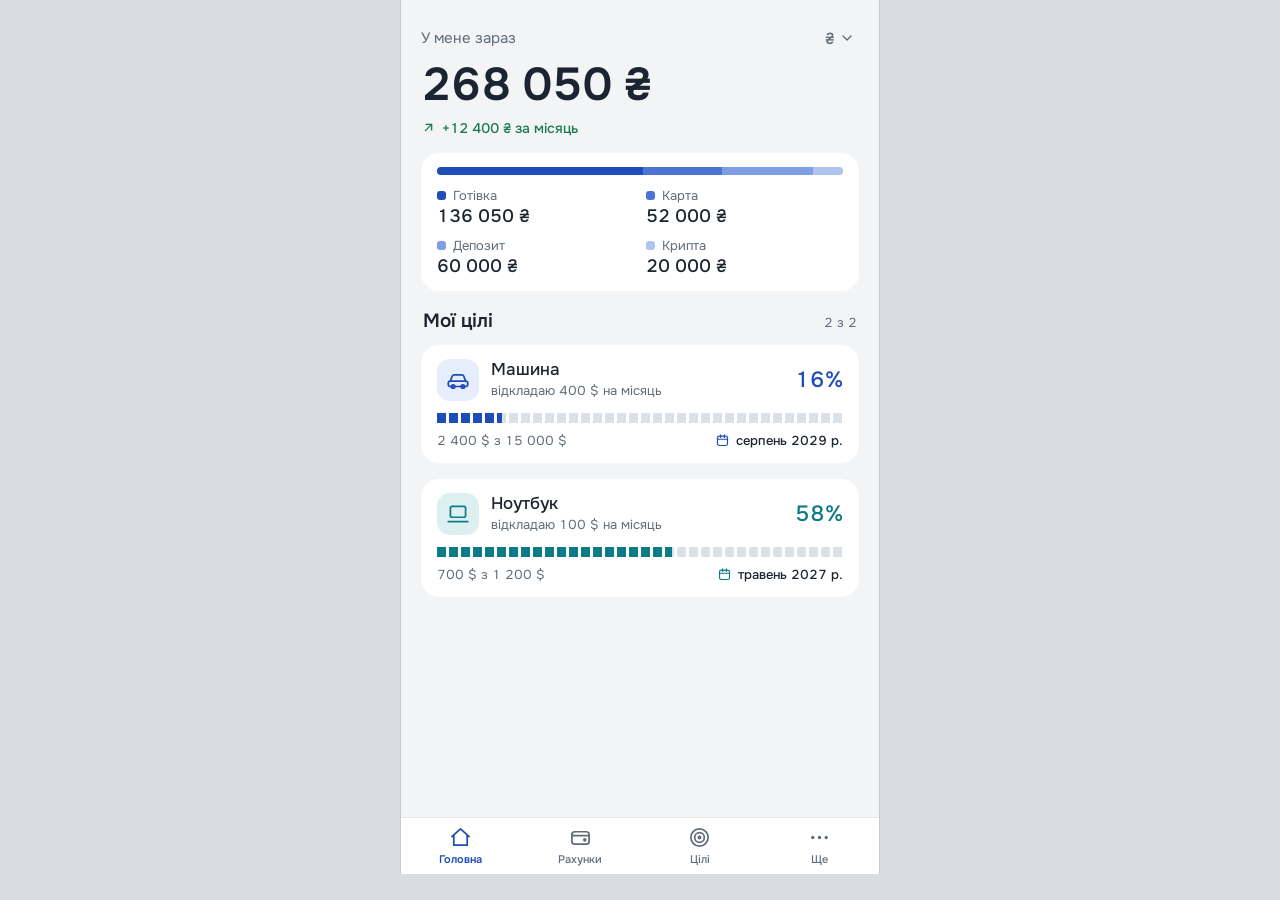
<file: prototype.html>
<!DOCTYPE html>
<html lang="uk">
<head>
<meta charset="utf-8">
<meta name="viewport" content="width=device-width, initial-scale=1, viewport-fit=cover">
<meta name="robots" content="noindex">
<meta name="theme-color" content="#F3F4F6">
<title>Мої гроші: прототип</title>
<link rel="preconnect" href="https://fonts.googleapis.com">
<link href="https://fonts.googleapis.com/css2?family=Onest:wght@400;500;600&display=swap" rel="stylesheet">
<style>
  :root, [data-look="a"] {
    --bg:#F3F4F6; --card:#FFFFFF; --ink:#1B2430; --muted:#5F6B7A; --line:#E6E9ED; --track:#DCE1E7;
    --accent:#1F4DB8; --on-accent:#FFFFFF; --good:#1D7A4F;
    --p1:#1F4DB8; --p2:#4C74D2; --p3:#7F9FE3; --p4:#AFC3EE;
    --g1:#1F4DB8; --g2:#0E7C86; --t1:#E6EDFB; --t2:#DDF0F1; --soft:#EEF2F8; --sel:#E6EDFB;
  }
  [data-look="b"] {
    --bg:#0E1217; --card:#171D25; --ink:#E8EDF2; --muted:#98A5B3; --line:#262F3A; --track:#2A3440;
    --accent:#7FB2FF; --on-accent:#0E1217; --good:#6FD3A0;
    --p1:#7FB2FF; --p2:#5E8FD6; --p3:#476FAD; --p4:#335185;
    --g1:#7FB2FF; --g2:#8FD6C0; --t1:#1E2C42; --t2:#1D3A36; --soft:#1D252F; --sel:#222C38;
  }
  [data-look="c"] {
    --bg:#F4F3F1; --card:#FFFFFF; --ink:#202020; --muted:#666460; --line:#E8E6E3; --track:#DEDBD7;
    --accent:#1F6F5E; --on-accent:#FFFFFF; --good:#1F6F5E;
    --p1:#2B2B2B; --p2:#5A5A58; --p3:#8A8885; --p4:#B9B6B2;
    --g1:#1F6F5E; --g2:#A5622B; --t1:#E2EFEB; --t2:#F3E7DD; --soft:#F3F1EE; --sel:#ECE9E5;
  }
  * { box-sizing: border-box; }
  html, body { height: 100%; }
  body { margin: 0; background: var(--bg); color: var(--ink); font-family: "Onest", system-ui, -apple-system, "Segoe UI", sans-serif; font-variant-numeric: tabular-nums; -webkit-text-size-adjust: 100%; }
  button { font: inherit; color: inherit; cursor: pointer; }
  button:focus-visible, input:focus-visible { outline: 2px solid var(--accent); outline-offset: 2px; }
  .app { height: 100dvh; max-width: 480px; margin: 0 auto; display: flex; flex-direction: column; background: var(--bg); position: relative; }
  .screens { flex: 1; min-height: 0; position: relative; }
  .screen { position: absolute; inset: 0; overflow-y: auto; padding: calc(env(safe-area-inset-top, 0px) + 16px) 20px 16px; display: none; flex-direction: column; gap: 16px; }
  .screen.active { display: flex; }
  .tabs { display: flex; background: var(--card); border-top: 1px solid var(--line); padding-bottom: env(safe-area-inset-bottom, 0px); }
  .tab { flex: 1; min-height: 56px; border: 0; background: transparent; color: var(--muted); display: flex; flex-direction: column; align-items: center; justify-content: center; gap: 3px; font-size: 11px; font-weight: 500; }
  .tab[aria-current="page"] { color: var(--accent); font-weight: 600; }
  .tab svg { width: 23px; height: 23px; }

  .hero-row { position: relative; display: flex; align-items: center; justify-content: space-between; height: 44px; }
  .hero-row .lbl { font-size: 15px; color: var(--muted); }
  .cur-btn { height: 44px; padding: 0 4px 0 12px; border: 0; background: transparent; color: var(--muted); display: flex; align-items: center; gap: 4px; font-size: 16px; font-weight: 500; }
  .menu { position: absolute; right: 0; top: 44px; width: 168px; background: var(--card); border: 1px solid var(--line); border-radius: 14px; padding: 4px; z-index: 5; }
  .menu button { width: 100%; height: 44px; padding: 0 12px; border: 0; border-radius: 10px; background: transparent; display: flex; align-items: center; justify-content: space-between; font-size: 15px; }
  .menu button[aria-checked="true"] { background: var(--sel); }
  .menu span + span { color: var(--muted); }
  .total { font-size: 46px; font-weight: 600; letter-spacing: -0.025em; line-height: 1.1; }
  .delta { display: flex; align-items: center; gap: 6px; margin-top: 8px; font-size: 14px; font-weight: 500; color: var(--good); }

  .card { background: var(--card); border-radius: 18px; padding: 14px 16px; }
  .bar { display: flex; height: 8px; border-radius: 4px; overflow: hidden; background: var(--track); margin-bottom: 12px; }
  .bar span { display: block; height: 8px; }
  .grid2 { display: grid; grid-template-columns: repeat(2, minmax(0, 1fr)); gap: 10px 12px; }
  .pl-n { display: flex; align-items: center; gap: 7px; font-size: 13px; color: var(--muted); }
  .pl-n i { display: inline-block; width: 9px; height: 9px; border-radius: 3px; }
  .pl-a { font-size: 18px; font-weight: 500; margin-top: 1px; }
  .sec { display: flex; align-items: baseline; justify-content: space-between; margin: 2px 2px -4px; }
  .sec h2 { margin: 0; font-size: 19px; font-weight: 600; }
  .sec span { font-size: 13px; color: var(--muted); }

  .goal { display: block; width: 100%; text-align: left; border: 0; background: var(--card); border-radius: 18px; padding: 14px 16px; }
  .g-top { display: flex; align-items: center; gap: 12px; }
  .g-ico { width: 42px; height: 42px; border-radius: 13px; display: flex; align-items: center; justify-content: center; flex: none; }
  .g-ico svg { width: 26px; height: 26px; }
  .g-name { flex: 1; min-width: 0; }
  .g-name b { display: block; font-size: 17px; font-weight: 500; line-height: 1.2; }
  .g-name small { display: block; font-size: 13px; color: var(--muted); margin-top: 1px; }
  .g-pct { font-size: 22px; font-weight: 500; }
  .trk { position: relative; height: 10px; margin-top: 12px; }
  .trk div { position: absolute; left: 0; top: 0; height: 10px; -webkit-mask-image: repeating-linear-gradient(90deg, #000 0, #000 9px, transparent 9px, transparent 12px); mask-image: repeating-linear-gradient(90deg, #000 0, #000 9px, transparent 9px, transparent 12px); }
  .trk .bg { right: 0; background: var(--track); }
  .g-bot { display: flex; justify-content: space-between; align-items: center; margin-top: 9px; font-size: 13px; color: var(--muted); }
  .g-bot .when { display: flex; align-items: center; gap: 6px; color: var(--ink); font-weight: 500; }
  .g-bot svg { width: 15px; height: 15px; }

  h1 { margin: 0; font-size: 22px; font-weight: 600; }
  .seg { display: flex; border: 1px solid var(--line); border-radius: 14px; overflow: hidden; background: var(--card); }
  .seg button { flex: 1; height: 44px; border: 0; background: transparent; color: var(--muted); font-size: 15px; font-weight: 500; }
  .seg button[aria-pressed="true"] { background: var(--ink); color: var(--card); }
  .list { background: var(--card); border-radius: 18px; padding: 2px 16px; }
  .row { width: 100%; min-height: 60px; border: 0; border-top: 1px solid var(--line); background: transparent; display: flex; align-items: center; justify-content: space-between; gap: 12px; font-size: 16px; text-align: left; }
  .row:first-child { border-top: 0; }
  .row .l { display: flex; align-items: center; gap: 12px; font-weight: 500; }
  .row .r { text-align: right; font-weight: 500; }
  .row .r small { display: block; font-size: 13px; color: var(--muted); font-weight: 400; }
  .dot { width: 12px; height: 12px; border-radius: 4px; display: inline-block; }
  .chip { width: 34px; height: 34px; border-radius: 17px; background: var(--soft); display: flex; align-items: center; justify-content: center; font-size: 15px; font-weight: 500; }
  .ghost { height: 52px; border-radius: 16px; border: 1px dashed var(--muted); background: transparent; font-size: 16px; font-weight: 500; }
  .primary { height: 54px; border-radius: 16px; border: 0; background: var(--accent); color: var(--on-accent); font-size: 17px; font-weight: 500; }
  .note { font-size: 13px; color: var(--muted); margin: 0 2px; }
  .back { width: 44px; height: 44px; border-radius: 22px; border: 1px solid var(--line); background: var(--card); display: flex; align-items: center; justify-content: center; }
  .head { display: flex; align-items: center; gap: 12px; }

  .ringbox { display: flex; flex-direction: column; align-items: center; gap: 6px; }
  .ring { position: relative; width: 168px; height: 168px; }
  .ring svg { width: 168px; height: 168px; }
  .ring .c { position: absolute; inset: 0; display: flex; flex-direction: column; align-items: center; justify-content: center; }
  .ring .c b { font-size: 34px; font-weight: 600; letter-spacing: -0.02em; line-height: 1; }
  .ring .c small { font-size: 13px; color: var(--muted); margin-top: 4px; }
  .rest { font-size: 19px; font-weight: 500; }
  .slider-card { background: var(--card); border-radius: 20px; padding: 16px; display: flex; flex-direction: column; gap: 6px; }
  .slider-card label { font-size: 15px; font-weight: 500; }
  .val { font-size: 30px; font-weight: 600; letter-spacing: -0.02em; }
  input[type="range"] { width: 100%; height: 44px; margin: 0; accent-color: var(--accent); }
  .scale { display: flex; justify-content: space-between; font-size: 12px; color: var(--muted); margin-top: -6px; }
  .result { background: var(--soft); border-radius: 14px; padding: 10px 14px; display: flex; align-items: center; justify-content: space-between; margin-top: 4px; }
  .result small { display: block; font-size: 13px; color: var(--muted); }
  .result b { font-size: 18px; font-weight: 500; }
  .result .rt { text-align: right; font-size: 15px; font-weight: 500; }
  .looks { display: flex; flex-direction: column; gap: 10px; }
  .look { min-height: 56px; border: 1px solid var(--line); border-radius: 14px; background: var(--card); padding: 0 16px; display: flex; align-items: center; justify-content: space-between; font-size: 16px; }
  .look[aria-pressed="true"] { border-color: var(--accent); }
  .sw { display: flex; gap: 4px; }
  .sw i { width: 16px; height: 16px; border-radius: 5px; display: block; }
  @media (min-width: 520px) { body { background: #D9DCE0; } .app { height: min(100dvh, 874px); margin-top: 0; border-left: 1px solid #C6CAD0; border-right: 1px solid #C6CAD0; } }
  @media (prefers-reduced-motion: reduce) { * { transition: none !important; animation: none !important; } }
</style>
</head>
<body data-look="a">
<div class="app">
  <div class="screens">
    <section class="screen active" id="home" aria-label="Головна"></section>
    <section class="screen" id="accounts" aria-label="Рахунки"></section>
    <section class="screen" id="goals" aria-label="Цілі"></section>
    <section class="screen" id="goal" aria-label="Ціль"></section>
    <section class="screen" id="more" aria-label="Ще"></section>
  </div>
  <nav class="tabs" id="tabs" aria-label="Розділи додатка"></nav>
</div>

<script>
(function () {
  var RATES = { UAH: 1, USD: 42, EUR: 48.5 };
  var SYM = { UAH: '₴', USD: '$', EUR: '€' };
  var NAMES = { UAH: 'Гривня', USD: 'Долар', EUR: 'Євро' };
  var PLACES = [
    { n: 'Готівка', u: 136050, k: 'p1' }, { n: 'Карта', u: 52000, k: 'p2' },
    { n: 'Депозит', u: 60000, k: 'p3' }, { n: 'Крипта', u: 20000, k: 'p4' }
  ];
  var CURRS = [
    { s: '$', n: 'Долари', a: '1 700 $', ap: '≈ 71 400 ₴' }, { s: '€', n: 'Євро', a: '500 €', ap: '≈ 24 250 ₴' },
    { s: '¥', n: 'Єни', a: '120 000 ¥', ap: '≈ 32 400 ₴' }, { s: '₴', n: 'Гривні', a: '120 000 ₴', ap: '' },
    { s: '₮', n: 'USDT', a: '476,19 USDT', ap: '≈ 20 000 ₴' }
  ];
  var GOALS = [
    { id: 'car', name: 'Машина', target: 15000, saved: 2400, monthly: 400, min: 100, max: 1000, step: 50, c: 'var(--g1)', t: 'var(--t1)', icon: 'car' },
    { id: 'laptop', name: 'Ноутбук', target: 1200, saved: 700, monthly: 100, min: 50, max: 500, step: 50, c: 'var(--g2)', t: 'var(--t2)', icon: 'laptop' }
  ];
  var S = { tab: 'home', cur: 'UAH', menu: false, acc: 'cur', goal: 'car', look: 'a' };
  var TOTAL = PLACES.reduce(function (s, p) { return s + p.u; }, 0);

  try { var saved = localStorage.getItem('proto-look'); if (saved === 'a' || saved === 'b' || saved === 'c') S.look = saved; } catch (e) {}
  var q = (location.search.match(/look=([abc])/) || [])[1]; if (q) S.look = q;

  var ICON = {
    car: '<svg viewBox="0 0 24 24" fill="none" stroke="currentColor" stroke-width="1.6" stroke-linecap="round" stroke-linejoin="round" aria-hidden="true"><path d="M5 13l1.6-4.4A2 2 0 0 1 8.5 7.3h7a2 2 0 0 1 1.9 1.3L19 13"/><rect x="3" y="13" width="18" height="5" rx="2"/><circle cx="7.5" cy="18" r="1.6"/><circle cx="16.5" cy="18" r="1.6"/></svg>',
    laptop: '<svg viewBox="0 0 24 24" fill="none" stroke="currentColor" stroke-width="1.6" stroke-linecap="round" stroke-linejoin="round" aria-hidden="true"><rect x="5" y="5" width="14" height="10" rx="1.6"/><path d="M3 19h18"/></svg>',
    cal: '<svg viewBox="0 0 24 24" fill="none" stroke="currentColor" stroke-width="1.9" stroke-linecap="round" stroke-linejoin="round" aria-hidden="true"><rect x="4" y="5" width="16" height="15" rx="3"/><path d="M4 10h16M9 3v4M15 3v4"/></svg>',
    up: '<svg width="15" height="15" viewBox="0 0 24 24" fill="none" stroke="currentColor" stroke-width="2.2" stroke-linecap="round" stroke-linejoin="round" aria-hidden="true"><path d="M7 17L17 7"/><path d="M8 7h9v9"/></svg>',
    chev: '<svg width="16" height="16" viewBox="0 0 24 24" fill="none" stroke="currentColor" stroke-width="2" stroke-linecap="round" stroke-linejoin="round" aria-hidden="true"><path d="M6 9l6 6 6-6"/></svg>',
    right: '<svg width="18" height="18" viewBox="0 0 24 24" fill="none" stroke="var(--muted)" stroke-width="2" stroke-linecap="round" stroke-linejoin="round" aria-hidden="true"><path d="M9 6l6 6-6 6"/></svg>',
    left: '<svg width="22" height="22" viewBox="0 0 24 24" fill="none" stroke="currentColor" stroke-width="2" stroke-linecap="round" stroke-linejoin="round" aria-hidden="true"><path d="M15 6l-6 6 6 6"/></svg>'
  };
  var TABS = [
    ['home', 'Головна', '<svg viewBox="0 0 24 24" fill="none" stroke="currentColor" stroke-width="1.8" stroke-linecap="round" stroke-linejoin="round" aria-hidden="true"><path d="M3 11l9-8 9 8"/><path d="M5 10v10h14V10"/></svg>'],
    ['accounts', 'Рахунки', '<svg viewBox="0 0 24 24" fill="none" stroke="currentColor" stroke-width="1.8" stroke-linecap="round" stroke-linejoin="round" aria-hidden="true"><rect x="3" y="6" width="18" height="13" rx="3"/><path d="M3 10h18"/><circle cx="16.5" cy="14.5" r="1"/></svg>'],
    ['goals', 'Цілі', '<svg viewBox="0 0 24 24" fill="none" stroke="currentColor" stroke-width="1.8" stroke-linecap="round" stroke-linejoin="round" aria-hidden="true"><circle cx="12" cy="12" r="9"/><circle cx="12" cy="12" r="5"/><circle cx="12" cy="12" r="1.2"/></svg>'],
    ['more', 'Ще', '<svg viewBox="0 0 24 24" fill="currentColor" aria-hidden="true"><circle cx="5" cy="12" r="1.7"/><circle cx="12" cy="12" r="1.7"/><circle cx="19" cy="12" r="1.7"/></svg>']
  ];

  function fmt(n) { return Math.round(n).toLocaleString('uk-UA'); }
  function conv(uah) { return fmt(uah / RATES[S.cur]) + ' ' + SYM[S.cur]; }
  function monthsOf(g) { return Math.ceil((g.target - g.saved) / g.monthly); }
  function whenOf(g) { var d = new Date(); d.setMonth(d.getMonth() + monthsOf(g)); return d.toLocaleDateString('uk-UA', { month: 'long', year: 'numeric' }); }
  function goalById(id) { return GOALS.filter(function (g) { return g.id === id; })[0]; }
  function $(id) { return document.getElementById(id); }

  function goalCard(g) {
    var pct = Math.round(g.saved / g.target * 100);
    return '<button type="button" class="goal" data-act="open-goal" data-id="' + g.id + '">' +
      '<span class="g-top"><span class="g-ico" style="background:' + g.t + ';color:' + g.c + '">' + ICON[g.icon] + '</span>' +
      '<span class="g-name"><b>' + g.name + '</b><small>відкладаю ' + fmt(g.monthly) + ' $ на місяць</small></span>' +
      '<span class="g-pct" style="color:' + g.c + '">' + pct + '%</span></span>' +
      '<span class="trk" style="display:block"><div class="bg"></div><div style="width:' + pct + '%;background:' + g.c + '"></div></span>' +
      '<span class="g-bot"><span>' + fmt(g.saved) + ' $ з ' + fmt(g.target) + ' $</span><span class="when"><span style="color:' + g.c + ';display:flex">' + ICON.cal + '</span>' + whenOf(g) + '</span></span></button>';
  }

  function renderHome() {
    var opts = ['UAH', 'USD', 'EUR'].map(function (k) {
      return '<button type="button" role="menuitemradio" aria-checked="' + (S.cur === k) + '" data-act="pick-cur" data-id="' + k + '"><span>' + NAMES[k] + '</span><span>' + SYM[k] + '</span></button>';
    }).join('');
    var bar = PLACES.map(function (p) { return '<span style="width:' + (p.u / TOTAL * 100) + '%;background:var(--' + p.k + ')"></span>'; }).join('');
    var places = PLACES.map(function (p) {
      return '<div><div class="pl-n"><i style="background:var(--' + p.k + ')"></i>' + p.n + '</div><div class="pl-a">' + conv(p.u) + '</div></div>';
    }).join('');
    $('home').innerHTML =
      '<div><div class="hero-row"><span class="lbl">У мене зараз</span>' +
      '<button type="button" class="cur-btn" data-act="toggle-menu" aria-haspopup="true" aria-expanded="' + S.menu + '" aria-label="Валюта показу: ' + NAMES[S.cur] + '">' + SYM[S.cur] + ICON.chev + '</button>' +
      (S.menu ? '<div class="menu" role="menu">' + opts + '</div>' : '') + '</div>' +
      '<div class="total">' + conv(TOTAL) + '</div>' +
      '<div class="delta">' + ICON.up + '+' + conv(12400) + ' за місяць</div></div>' +
      '<div class="card"><div class="bar">' + bar + '</div><div class="grid2">' + places + '</div></div>' +
      '<div class="sec"><h2>Мої цілі</h2><span>' + GOALS.length + ' з ' + GOALS.length + '</span></div>' +
      GOALS.map(goalCard).join('');
  }

  function renderAccounts() {
    var body;
    if (S.acc === 'cur') {
      body = '<div class="list">' + CURRS.map(function (c) {
        return '<button type="button" class="row"><span class="l"><span class="chip">' + c.s + '</span>' + c.n + '</span><span class="r">' + c.a + (c.ap ? '<small>' + c.ap + '</small>' : '') + '</span></button>';
      }).join('') + '</div><button type="button" class="ghost">Додати валюту</button>' +
      '<p class="note">Суми в гривнях приблизні, за курсами, які ви вказали. У чому дивитись суму, обираєте на головній.</p>';
    } else {
      body = '<div class="list">' + PLACES.map(function (p) {
        return '<button type="button" class="row"><span class="l"><i class="dot" style="background:var(--' + p.k + ')"></i>' + p.n + '</span><span class="r">' + fmt(p.u) + ' ₴</span></button>';
      }).join('') + '</div><button type="button" class="ghost">Додати місце</button>';
    }
    $('accounts').innerHTML = '<h1>Рахунки</h1>' +
      '<div class="seg" role="group" aria-label="Як показувати">' +
      '<button type="button" data-act="acc" data-id="places" aria-pressed="' + (S.acc === 'places') + '">Місця</button>' +
      '<button type="button" data-act="acc" data-id="cur" aria-pressed="' + (S.acc === 'cur') + '">Валюти</button></div>' + body +
      '<button type="button" class="primary" style="margin-top:auto">Додати суму</button>';
  }

  function renderGoals() {
    $('goals').innerHTML = '<h1>Цілі</h1>' + GOALS.map(goalCard).join('') + '<button type="button" class="ghost">Нова ціль</button>';
  }

  function renderGoal() {
    var g = goalById(S.goal), pct = Math.round(g.saved / g.target * 100), C = 2 * Math.PI * 90;
    $('goal').innerHTML =
      '<div class="head"><button type="button" class="back" data-act="back" aria-label="Назад">' + ICON.left + '</button><h1>' + g.name + '</h1></div>' +
      '<div class="ringbox"><div class="ring"><svg viewBox="0 0 220 220" aria-hidden="true"><g transform="rotate(-90 110 110)" fill="none" stroke-width="16" stroke-linecap="round">' +
      '<circle cx="110" cy="110" r="90" stroke="var(--track)"/><circle cx="110" cy="110" r="90" stroke="' + g.c + '" stroke-dasharray="' + (C * pct / 100) + ' ' + C + '"/></g></svg>' +
      '<div class="c"><b>' + pct + '%</b><small>' + fmt(g.saved) + ' $ з ' + fmt(g.target) + ' $</small></div></div>' +
      '<div class="rest">Ще ' + fmt(g.target - g.saved) + ' $</div></div>' +
      '<div class="slider-card"><label for="slider">Скільки відкладати щомісяця</label><div class="val" id="gval"></div>' +
      '<input id="slider" type="range" min="' + g.min + '" max="' + g.max + '" step="' + g.step + '" value="' + g.monthly + '" data-act="slide">' +
      '<div class="scale"><span>' + fmt(g.min) + ' $</span><span>' + fmt(g.max) + ' $</span></div>' +
      '<div class="result"><span><small>Коли купите</small><b id="gwhen"></b></span><span class="rt" id="gmon"></span></div></div>' +
      '<div class="list"><button type="button" class="row"><span>Сума цілі</span><span class="r" style="display:flex;align-items:center;gap:8px">' + fmt(g.target) + ' $' + ICON.right + '</span></button>' +
      '<button type="button" class="row"><span>Бажана дата</span><span class="r" style="display:flex;align-items:center;gap:8px;color:var(--muted)">не вказано' + ICON.right + '</span></button></div>' +
      '<button type="button" class="primary" style="margin-top:auto">Додати внесок у ціль</button>';
    updateGoalText();
  }
  function updateGoalText() {
    var g = goalById(S.goal);
    $('gval').textContent = fmt(g.monthly) + ' $';
    $('gwhen').textContent = whenOf(g);
    $('gmon').textContent = 'через ' + monthsOf(g) + ' міс.';
  }

  function renderMore() {
    var L = [['a', 'А · Синій', ['#1F4DB8', '#4C74D2', '#7FA0E3']], ['b', 'Б · Ніч', ['#7FB2FF', '#5E8FD6', '#335185']], ['c', 'В · Графіт', ['#2B2B2B', '#8A8885', '#1F6F5E']]];
    $('more').innerHTML = '<h1>Ще</h1><div class="note">Прототип: цифри вигадані. Це не ваш справжній додаток, тут нічого не зберігається.</div>' +
      '<div class="sec"><h2>Вигляд</h2></div><div class="looks">' + L.map(function (l) {
        return '<button type="button" class="look" data-act="look" data-id="' + l[0] + '" aria-pressed="' + (S.look === l[0]) + '"><span>' + l[1] + '</span><span class="sw">' +
          l[2].map(function (c) { return '<i style="background:' + c + '"></i>'; }).join('') + '</span></button>';
      }).join('') + '</div>';
  }

  function renderTabs() {
    var active = S.tab === 'goal' ? 'goals' : S.tab;
    $('tabs').innerHTML = TABS.map(function (t) {
      return '<button type="button" class="tab" data-act="tab" data-id="' + t[0] + '"' + (active === t[0] ? ' aria-current="page"' : '') + '>' + t[2] + t[1] + '</button>';
    }).join('');
  }

  function show() {
    document.body.setAttribute('data-look', S.look);
    var ids = ['home', 'accounts', 'goals', 'goal', 'more'];
    ids.forEach(function (id) { $(id).classList.toggle('active', id === S.tab); });
    if (S.tab === 'home') renderHome();
    if (S.tab === 'accounts') renderAccounts();
    if (S.tab === 'goals') renderGoals();
    if (S.tab === 'goal') renderGoal();
    if (S.tab === 'more') renderMore();
    renderTabs();
  }

  document.addEventListener('click', function (e) {
    var t = e.target.closest('[data-act]'); 
    if (!t) { if (S.menu) { S.menu = false; show(); } return; }
    var a = t.getAttribute('data-act'), id = t.getAttribute('data-id');
    if (a === 'tab') { S.tab = id; S.menu = false; }
    else if (a === 'toggle-menu') { S.menu = !S.menu; }
    else if (a === 'pick-cur') { S.cur = id; S.menu = false; }
    else if (a === 'open-goal') { S.goal = id; S.tab = 'goal'; }
    else if (a === 'back') { S.tab = 'home'; }
    else if (a === 'acc') { S.acc = id; }
    else if (a === 'look') { S.look = id; try { localStorage.setItem('proto-look', id); } catch (er) {} }
    else return;
    show();
  });
  document.addEventListener('input', function (e) {
    if (e.target && e.target.id === 'slider') { goalById(S.goal).monthly = Number(e.target.value); updateGoalText(); }
  });
  show();
})();
</script>
</body>
</html>
</file>
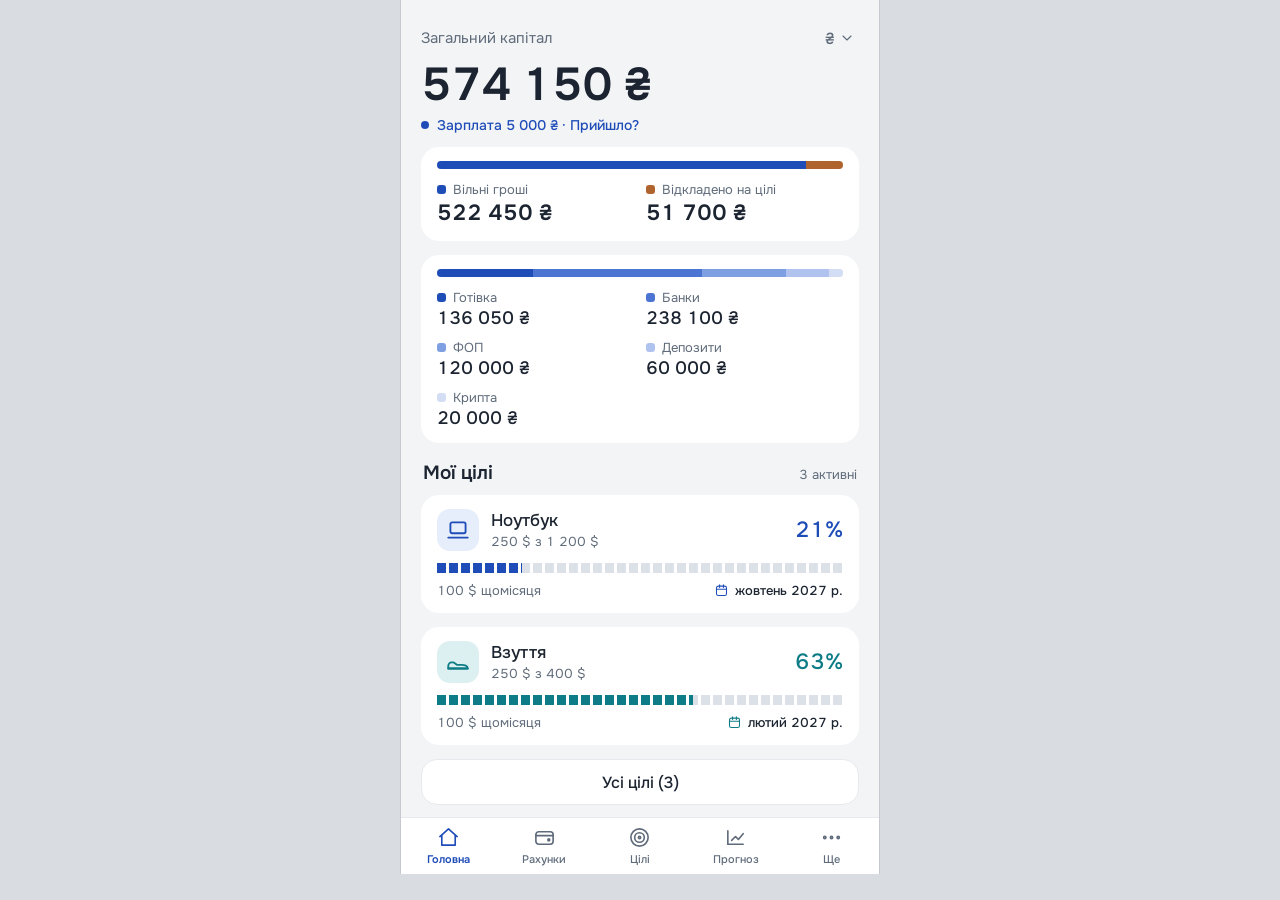
<file: docs 2/design/prototype-v2.html>
<!DOCTYPE html>
<html lang="uk">
<head>
<meta charset="utf-8">
<meta name="viewport" content="width=device-width, initial-scale=1, viewport-fit=cover">
<meta name="robots" content="noindex">
<meta name="theme-color" content="#F3F4F6">
<title>Мої гроші: прототип v2</title>
<link rel="preconnect" href="https://fonts.googleapis.com">
<link href="https://fonts.googleapis.com/css2?family=Onest:wght@400;500;600&display=swap" rel="stylesheet">
<style>
  :root, [data-look="a"] {
    --bg:#F3F4F6; --card:#FFFFFF; --ink:#1B2430; --muted:#5F6B7A; --line:#E6E9ED; --track:#DCE1E7;
    --accent:#1F4DB8; --on-accent:#FFFFFF; --good:#1D7A4F; --bad:#B3402F; --warn:#9A5B00; --warn-bg:#FBF1E0;
    --p1:#1F4DB8; --p2:#4C74D2; --p3:#7F9FE3; --p4:#AFC3EE; --p5:#D3DEF5;
    --g1:#1F4DB8; --g2:#0E7C86; --g3:#B0642D; --g4:#7A4FB5; --t1:#E6EDFB; --t2:#DDF0F1; --t3:#F6E9DE; --t4:#EEE6F8; --soft:#EEF2F8; --sel:#E6EDFB;
  }
  [data-look="b"] {
    --bg:#0E1217; --card:#171D25; --ink:#E8EDF2; --muted:#98A5B3; --line:#262F3A; --track:#2A3440;
    --accent:#7FB2FF; --on-accent:#0E1217; --good:#6FD3A0; --bad:#F08A7A; --warn:#F2B35A; --warn-bg:#2E2616;
    --p1:#7FB2FF; --p2:#5E8FD6; --p3:#476FAD; --p4:#335185; --p5:#26406B;
    --g1:#7FB2FF; --g2:#8FD6C0; --g3:#F2B35A; --g4:#C3A6F0; --t1:#1E2C42; --t2:#1D3A36; --t3:#3A2F1B; --t4:#2E2542; --soft:#1D252F; --sel:#222C38;
  }
  [data-look="c"] {
    --bg:#F4F3F1; --card:#FFFFFF; --ink:#202020; --muted:#666460; --line:#E8E6E3; --track:#DEDBD7;
    --accent:#1F6F5E; --on-accent:#FFFFFF; --good:#1F6F5E; --bad:#A63A2A; --warn:#8F5A00; --warn-bg:#F8EFDD;
    --p1:#2B2B2B; --p2:#5A5A58; --p3:#8A8885; --p4:#B9B6B2; --p5:#DAD7D3;
    --g1:#1F6F5E; --g2:#A5622B; --g3:#5A5A58; --g4:#7A4FB5; --t1:#E2EFEB; --t2:#F3E7DD; --t3:#ECEAE7; --t4:#EEE6F8; --soft:#F3F1EE; --sel:#ECE9E5;
  }
  * { box-sizing: border-box; }
  html, body { height: 100%; }
  body { margin: 0; background: var(--bg); color: var(--ink); font-family: "Onest", system-ui, -apple-system, "Segoe UI", sans-serif; font-variant-numeric: tabular-nums; -webkit-text-size-adjust: 100%; }
  button, select, input { font: inherit; color: inherit; }
  button { cursor: pointer; }
  button:focus-visible, input:focus-visible, select:focus-visible { outline: 2px solid var(--accent); outline-offset: 2px; }
  .app { height: 100dvh; max-width: 480px; margin: 0 auto; display: flex; flex-direction: column; background: var(--bg); position: relative; overflow: hidden; }
  #view { flex: 1; min-height: 0; overflow-y: auto; padding: calc(env(safe-area-inset-top, 0px) + 16px) 20px 20px; display: flex; flex-direction: column; gap: 14px; }
  .tabs { display: flex; background: var(--card); border-top: 1px solid var(--line); padding-bottom: env(safe-area-inset-bottom, 0px); }
  .tab { flex: 1; min-height: 56px; border: 0; background: transparent; color: var(--muted); display: flex; flex-direction: column; align-items: center; justify-content: center; gap: 3px; font-size: 11px; font-weight: 500; }
  .tab[aria-current="page"] { color: var(--accent); font-weight: 600; }
  .tab svg { width: 23px; height: 23px; }
  h1 { margin: 0; font-size: 22px; font-weight: 600; }
  h2 { margin: 0; font-size: 19px; font-weight: 600; }
  .note { font-size: 13px; color: var(--muted); margin: 0 2px; line-height: 1.4; }
  .sec { display: flex; align-items: baseline; justify-content: space-between; margin: 4px 2px -4px; }
  .sec span { font-size: 13px; color: var(--muted); }
  .head { display: flex; align-items: center; gap: 12px; }
  .head h1 { flex: 1; min-width: 0; }
  .back, .iconbtn { width: 44px; height: 44px; border-radius: 22px; border: 1px solid var(--line); background: var(--card); display: flex; align-items: center; justify-content: center; flex: none; }

  .hero-row { position: relative; display: flex; align-items: center; justify-content: space-between; height: 44px; }
  .hero-row .lbl { font-size: 15px; color: var(--muted); }
  .cur-btn { height: 44px; padding: 0 4px 0 12px; border: 0; background: transparent; color: var(--muted); display: flex; align-items: center; gap: 4px; font-size: 16px; font-weight: 500; }
  .menu { position: absolute; right: 0; top: 44px; width: 168px; background: var(--card); border: 1px solid var(--line); border-radius: 14px; padding: 4px; z-index: 5; }
  .menu button { width: 100%; height: 44px; padding: 0 12px; border: 0; border-radius: 10px; background: transparent; display: flex; align-items: center; justify-content: space-between; font-size: 15px; }
  .menu button[aria-checked="true"] { background: var(--sel); }
  .total { font-size: 46px; font-weight: 600; letter-spacing: -0.025em; line-height: 1.1; }
  .total.sm { font-size: 38px; } .total.xs { font-size: 32px; }
  .delta { display: flex; align-items: center; gap: 6px; margin-top: 8px; font-size: 14px; font-weight: 500; color: var(--good); }
  .sub { font-size: 14px; color: var(--muted); margin-top: 4px; }

  .card { background: var(--card); border-radius: 18px; padding: 14px 16px; }
  .bar { display: flex; height: 8px; border-radius: 4px; overflow: hidden; background: var(--track); margin-bottom: 12px; }
  .bar span { display: block; height: 8px; }
  .two { display: grid; grid-template-columns: repeat(2, minmax(0, 1fr)); gap: 10px 12px; }
  .two > div { min-width: 0; }
  .pl-n { display: flex; align-items: center; gap: 7px; font-size: 13px; color: var(--muted); }
  .pl-n i { display: inline-block; width: 9px; height: 9px; border-radius: 3px; flex: none; }
  .pl-a { font-size: 18px; font-weight: 500; margin-top: 1px; white-space: nowrap; } .pl-a.sm { font-size: 15px; }
  .big-a { font-size: 22px; font-weight: 600; margin-top: 1px; white-space: nowrap; } .big-a.sm { font-size: 18px; }

  .acc { width: 100%; text-align: left; border: 0; background: var(--card); border-radius: 18px; padding: 14px 16px; display: flex; flex-direction: column; gap: 10px; }
  .acc-top { display: flex; align-items: center; gap: 12px; }
  .acc-ico { width: 42px; height: 42px; border-radius: 13px; display: flex; align-items: center; justify-content: center; flex: none; color: #fff; }
  .acc-ico svg { width: 24px; height: 24px; }
  .acc-n { flex: 1; min-width: 0; }
  .acc-n b { display: block; font-size: 17px; font-weight: 500; }
  .acc-n small { display: block; font-size: 13px; color: var(--muted); }
  .acc-t { text-align: right; font-size: 16px; font-weight: 500; white-space: nowrap; }
  .chips { display: flex; flex-wrap: wrap; gap: 6px; }
  .cc { font-size: 13px; padding: 4px 10px; border-radius: 999px; background: var(--soft); color: var(--ink); white-space: nowrap; }
  .pill { min-height: 44px; padding: 0 16px; border: 1px solid var(--line); border-radius: 22px; background: var(--card); font-size: 15px; font-weight: 500; white-space: nowrap; }
  .pill[aria-pressed="true"] { background: var(--ink); color: var(--card); border-color: var(--ink); }
  .scroll-x { display: flex; gap: 8px; overflow-x: auto; margin: 0 -20px; padding: 0 20px 2px; scrollbar-width: none; }
  .scroll-x::-webkit-scrollbar { display: none; }
  .ghost { min-height: 52px; border-radius: 16px; border: 1px dashed var(--muted); background: transparent; font-size: 16px; font-weight: 500; }
  .primary { min-height: 54px; border-radius: 16px; border: 0; background: var(--accent); color: var(--on-accent); font-size: 17px; font-weight: 500; }
  .primary[disabled] { opacity: .4; cursor: not-allowed; }
  .second { min-height: 50px; border-radius: 16px; border: 1px solid var(--line); background: var(--card); font-size: 16px; font-weight: 500; }
  .danger { color: var(--bad); }
  .push { margin-top: auto; }

  .qa { display: grid; grid-template-columns: repeat(5, minmax(0, 1fr)); gap: 6px; }
  .qa button { border: 0; background: var(--card); border-radius: 14px; min-height: 66px; padding: 8px 2px; display: flex; flex-direction: column; align-items: center; justify-content: center; gap: 5px; font-size: 12px; font-weight: 500; }
  .qa svg { width: 22px; height: 22px; color: var(--accent); }
  .bal { display: flex; gap: 8px; overflow-x: auto; margin: 0 -20px; padding: 0 20px 2px; scrollbar-width: none; }
  .bal::-webkit-scrollbar { display: none; }
  .bal button { flex: none; min-width: 118px; text-align: left; border: 1px solid var(--line); background: var(--card); border-radius: 14px; padding: 10px 14px; }
  .bal button[aria-pressed="true"] { border-color: var(--accent); background: var(--sel); }
  .bal small { display: block; font-size: 12px; color: var(--muted); }
  .bal b { display: block; font-size: 17px; font-weight: 500; white-space: nowrap; }
  .list { background: var(--card); border-radius: 18px; padding: 2px 16px; }
  .row { width: 100%; min-height: 58px; border: 0; border-top: 1px solid var(--line); background: transparent; display: flex; align-items: center; justify-content: space-between; gap: 12px; font-size: 16px; text-align: left; }
  .row:first-child { border-top: 0; }
  .row .l { display: flex; align-items: center; gap: 12px; font-weight: 500; min-width: 0; }
  .row .l small { display: block; font-size: 13px; color: var(--muted); font-weight: 400; }
  .row .r { text-align: right; font-weight: 500; white-space: nowrap; }
  .row .r small { display: block; font-size: 13px; color: var(--muted); font-weight: 400; }
  .tx-i { width: 36px; height: 36px; border-radius: 18px; background: var(--soft); display: flex; align-items: center; justify-content: center; flex: none; font-size: 16px; }
  .pos { color: var(--good); } .neg { color: var(--ink); }
  .badge { display: inline-block; padding: 2px 8px; border-radius: 8px; font-size: 12px; font-weight: 500; background: var(--soft); color: var(--muted); }
  .badge.ok { background: var(--sel); color: var(--accent); }

  .goal { display: block; width: 100%; text-align: left; border: 0; background: var(--card); border-radius: 18px; padding: 14px 16px; }
  .goal.off { opacity: .72; }
  .g-top { display: flex; align-items: center; gap: 12px; }
  .g-ico { width: 42px; height: 42px; border-radius: 13px; display: flex; align-items: center; justify-content: center; flex: none; }
  .g-ico svg { width: 26px; height: 26px; }
  .g-name { flex: 1; min-width: 0; }
  .g-name b { display: block; font-size: 17px; font-weight: 500; line-height: 1.2; }
  .g-name small { display: block; font-size: 13px; color: var(--muted); margin-top: 1px; }
  .g-pct { font-size: 22px; font-weight: 500; }
  .trk { position: relative; height: 10px; margin-top: 12px; display: block; }
  .trk div { position: absolute; left: 0; top: 0; height: 10px; -webkit-mask-image: repeating-linear-gradient(90deg, #000 0, #000 9px, transparent 9px, transparent 12px); mask-image: repeating-linear-gradient(90deg, #000 0, #000 9px, transparent 9px, transparent 12px); }
  .trk .bg { right: 0; background: var(--track); }
  .g-bot { display: flex; justify-content: space-between; align-items: center; margin-top: 9px; font-size: 13px; color: var(--muted); gap: 8px; }
  .g-bot .when { display: flex; align-items: center; gap: 6px; color: var(--ink); font-weight: 500; }
  .g-bot svg { width: 15px; height: 15px; }

  .fld { display: flex; flex-direction: column; gap: 6px; }
  .fld > label, .lab { font-size: 13px; color: var(--muted); }
  .inp { width: 100%; height: 50px; border: 1px solid var(--line); border-radius: 14px; background: var(--card); padding: 0 14px; font-size: 17px; }
  select.inp { appearance: none; -webkit-appearance: none; background-image: linear-gradient(45deg, transparent 50%, var(--muted) 50%), linear-gradient(135deg, var(--muted) 50%, transparent 50%); background-position: calc(100% - 20px) 22px, calc(100% - 15px) 22px; background-size: 5px 5px; background-repeat: no-repeat; padding-right: 36px; }
  .grid2 { display: grid; grid-template-columns: 1fr 1fr; gap: 10px; }
  .pv { background: var(--card); border-radius: 18px; padding: 6px 16px; }
  .pv .r2 { display: flex; justify-content: space-between; align-items: baseline; gap: 10px; padding: 9px 0; border-top: 1px solid var(--line); font-size: 15px; }
  .pv .r2:first-child { border-top: 0; }
  .pv .r2 > span:first-child { color: var(--muted); }
  .pv .r2 b { font-weight: 500; text-align: right; }
  .arrow { color: var(--muted); margin: 0 4px; }
  .warn { background: var(--warn-bg); color: var(--warn); border-radius: 14px; padding: 12px 14px; font-size: 14px; line-height: 1.4; }
  .warn button { margin-top: 8px; min-height: 40px; padding: 0 14px; border-radius: 12px; border: 1px solid var(--warn); background: transparent; color: var(--warn); font-size: 14px; font-weight: 500; }
  .info { background: var(--soft); border-radius: 14px; padding: 12px 14px; font-size: 14px; line-height: 1.4; }
  .toast { background: var(--accent); color: var(--on-accent); border-radius: 14px; padding: 12px 14px; font-size: 15px; font-weight: 500; }
  .opt { width: 100%; min-height: 58px; text-align: left; border: 1px solid var(--line); border-radius: 14px; background: var(--card); padding: 10px 14px; display: flex; align-items: center; justify-content: space-between; gap: 10px; font-size: 16px; font-weight: 500; }
  .opt small { display: block; font-size: 13px; color: var(--muted); font-weight: 400; }
  .opt[aria-pressed="true"] { border-color: var(--accent); background: var(--sel); }
  .opt .rad { width: 20px; height: 20px; border-radius: 10px; border: 2px solid var(--muted); flex: none; }
  .opt[aria-pressed="true"] .rad { border-color: var(--accent); background: radial-gradient(circle, var(--accent) 0 5px, transparent 6px); }
  .steps { display: flex; gap: 6px; }
  .steps i { flex: 1; height: 4px; border-radius: 2px; background: var(--track); }
  .steps i.on { background: var(--accent); }
  .sw { display: flex; gap: 8px; flex-wrap: wrap; }
  .sw button { width: 44px; height: 44px; border-radius: 14px; border: 2px solid transparent; }
  .sw button[aria-pressed="true"] { border-color: var(--ink); }
  .looks { display: flex; flex-direction: column; gap: 10px; }
  .look { min-height: 56px; border: 1px solid var(--line); border-radius: 14px; background: var(--card); padding: 0 16px; display: flex; align-items: center; justify-content: space-between; font-size: 16px; }
  .look[aria-pressed="true"] { border-color: var(--accent); }
  .sws { display: flex; gap: 4px; } .sws i { width: 16px; height: 16px; border-radius: 5px; display: block; }
  .chart { background: var(--card); border-radius: 18px; padding: 12px 12px 8px; }
  .chart svg { width: 100%; height: auto; display: block; }
  .legend { display: flex; gap: 14px; flex-wrap: wrap; font-size: 12px; color: var(--muted); margin: 6px 4px 2px; }
  .legend i { display: inline-block; width: 14px; height: 0; border-top: 2px solid; vertical-align: middle; margin-right: 5px; }
  .seg { display: flex; border: 1px solid var(--line); border-radius: 14px; overflow: hidden; background: var(--card); }
  .seg button { flex: 1; height: 44px; border: 0; background: transparent; color: var(--muted); font-size: 15px; font-weight: 500; }
  .seg button[aria-pressed="true"] { background: var(--ink); color: var(--card); }

  .cat-grid { display: grid; grid-template-columns: repeat(2, minmax(0, 1fr)); gap: 12px; }
  .cat-card { border: 0; background: var(--card); border-radius: 20px; padding: 10px 10px 14px; text-align: center; display: flex; flex-direction: column; align-items: center; gap: 2px; }
  .cat-card svg { width: 100%; max-width: 150px; height: auto; }
  .cat-card b { font-size: 16px; font-weight: 500; }
  .cat-card small { font-size: 12px; color: var(--muted); }
  .rar { display: inline-block; padding: 2px 9px; border-radius: 999px; font-size: 12px; font-weight: 500; }
  .r-c { background: #E8EEE9; color: #3B5A47; } .r-r { background: #E1ECFB; color: #1F4DB8; } .r-e { background: #EEE3FA; color: #6A3FB0; } .r-l { background: #FBEBCF; color: #8A5300; } .r-m { background: #FADDE8; color: #A12A5B; }
  [data-look="b"] .r-c { background: #22332A; color: #9FD5B0; } [data-look="b"] .r-r { background: #1E2C42; color: #8FB4FF; } [data-look="b"] .r-e { background: #2E2542; color: #C3A6F0; } [data-look="b"] .r-l { background: #3A2F1B; color: #F2B35A; } [data-look="b"] .r-m { background: #3B2230; color: #F08AB0; }
  .stage { position: relative; background: var(--card); border-radius: 24px; padding: 18px 12px 12px; display: flex; flex-direction: column; align-items: center; }
  .stage svg { width: 78%; max-width: 280px; height: auto; }

  .ov { position: absolute; inset: 0; z-index: 50; display: flex; flex-direction: column; align-items: center; justify-content: center; padding: 24px; text-align: center; color: #F5F0FF; background: radial-gradient(circle at 50% 38%, #4B3A8F 0%, #241A4D 45%, #0E0A24 100%); animation: ovin .5s ease both; }
  .ov .rings { position: absolute; left: 50%; top: 38%; width: 0; height: 0; }
  .ov .rings i { position: absolute; left: -110px; top: -110px; width: 220px; height: 220px; border-radius: 50%; border: 2px solid rgba(255,220,150,.55); animation: ring 2.4s ease-out infinite; }
  .ov .rings i:nth-child(2) { animation-delay: .8s; } .ov .rings i:nth-child(3) { animation-delay: 1.6s; }
  .ov .catwrap { width: 220px; animation: pop 1.1s cubic-bezier(.2,.9,.3,1.3) .5s both; position: relative; z-index: 2; }
  .ov .catwrap svg { width: 100%; height: auto; filter: drop-shadow(0 0 24px rgba(255,214,120,.55)); }
  .ov .sp { position: absolute; left: 50%; top: 38%; width: 8px; height: 8px; border-radius: 50%; background: #FFD98A; opacity: 0; animation: spark 1.8s ease-out 1.1s both; }
  .ov .msg { position: relative; z-index: 2; margin-top: 18px; animation: fadeup .8s ease 1.4s both; }
  .ov .msg small { display: block; font-size: 15px; color: #FFD98A; letter-spacing: .02em; }
  .ov .msg h2 { font-size: 26px; margin: 6px 0 4px; font-weight: 600; }
  .ov .msg p { margin: 8px auto 0; max-width: 300px; font-size: 15px; line-height: 1.45; color: #D9D0F2; }
  .ov .btns { position: relative; z-index: 2; margin-top: 22px; display: flex; gap: 10px; animation: fadeup .8s ease 1.8s both; }
  .ov .btns button { min-height: 48px; padding: 0 20px; border-radius: 16px; border: 1px solid rgba(255,255,255,.35); background: transparent; color: #fff; font-size: 16px; }
  .ov .btns .main { background: #FFD98A; color: #2A1B5B; border-color: #FFD98A; font-weight: 500; }
  body.calm .ov, body.calm .ov * { animation: none !important; opacity: 1 !important; transform: none !important; }
  body.calm .ov .sp, body.calm .ov .rings { display: none; }
  @keyframes ovin { from { opacity: 0; } to { opacity: 1; } }
  @keyframes ring { 0% { transform: scale(.4); opacity: .9; } 100% { transform: scale(2.1); opacity: 0; } }
  @keyframes pop { 0% { transform: scale(.1) rotate(-12deg); opacity: 0; } 60% { transform: scale(1.12) rotate(4deg); opacity: 1; } 100% { transform: scale(1) rotate(0); opacity: 1; } }
  @keyframes spark { 0% { transform: translate(0,0) scale(.4); opacity: 0; } 15% { opacity: 1; } 100% { transform: translate(var(--dx), var(--dy)) scale(1.3); opacity: 0; } }
  @keyframes fadeup { from { opacity: 0; transform: translateY(14px); } to { opacity: 1; transform: none; } }
  @media (prefers-reduced-motion: reduce) { .ov, .ov * { animation: none !important; opacity: 1 !important; transform: none !important; } .ov .sp, .ov .rings { display: none; } }
  @media (min-width: 520px) { body { background: #D9DCE0; } .app { height: min(100dvh, 874px); border-left: 1px solid #C6CAD0; border-right: 1px solid #C6CAD0; } }

  .curctl { position: relative; display: inline-block; }
  .hdr { display: flex; align-items: center; justify-content: space-between; gap: 12px; min-height: 44px; }
  .row.void { color: var(--muted); }
  .row.void .r { text-decoration: line-through; color: var(--muted); }
  .row.void .tx-i { opacity: .55; }
  .pendline { border: 0; background: transparent; padding: 0; margin-top: 6px; display: flex; align-items: center; gap: 8px; font-size: 14px; font-weight: 500; color: var(--accent); text-align: left; line-height: 1.2; }
  .pendline i { width: 8px; height: 8px; border-radius: 4px; background: var(--accent); display: inline-block; }
  .big-inp { width: 100%; height: 64px; border: 1px solid var(--line); border-radius: 16px; background: var(--card); padding: 0 16px; font-size: 32px; font-weight: 600; letter-spacing: -0.02em; }
  #view > * { flex-shrink: 0; }
  .shelf { min-height: 72px; width: 100%; text-align: left; border: 0; border-radius: 18px; padding: 12px 14px; background: linear-gradient(120deg, var(--t4), var(--card) 70%); display: flex; align-items: center; gap: 12px; position: relative; overflow: hidden; }
  .shelf b { display: block; font-size: 16px; font-weight: 500; }
  .shelf small { display: block; font-size: 13px; color: var(--muted); }
  .minis { display: flex; flex: none; }
  .mini { width: 46px; height: 46px; border-radius: 50%; background: var(--card); border: 2px solid var(--t4); overflow: hidden; margin-left: -12px; display: block; }
  .mini:first-child { margin-left: 0; }
  .mini svg { width: 100%; height: 100%; display: block; }
  .spark { position: absolute; right: 44px; top: 8px; color: #E2B84A; opacity: .8; }
</style>
</head>
<body data-look="a">
<div class="app">
  <main id="view" aria-live="polite"></main>
  <nav class="tabs" id="tabs" aria-label="Розділи додатка"></nav>
  <div id="ov"></div>
</div>
<script>
(function () {
  var RATES = { UAH: 1, USD: 42, EUR: 48.5, GBP: 56, JPY: 0.27, USDT: 42 };
  var SYM = { UAH: '₴', USD: '$', EUR: '€', GBP: '£', JPY: '¥', USDT: 'USDT' };
  var PRIMARY = ['UAH', 'USD', 'EUR'];
  var NAMES = { UAH: 'Гривня', USD: 'Долар', EUR: 'Євро' };
  var TYPES = { cash: 'Готівка', bank: 'Банківський рахунок', biz: 'Бізнес / ФОП', dep: 'Депозит', crypto: 'Криптовалюта', other: 'Інше' };
  var TCOL = { cash: 'var(--p1)', bank: 'var(--p2)', biz: 'var(--g2)', dep: 'var(--g3)', crypto: 'var(--g4)', other: 'var(--p3)' };
  var DATE0 = '11.11.2026';

  var ACCOUNTS = [
    { id: 'mono', n: 'Monobank', type: 'bank', color: 'var(--p2)', bal: [{ c: 'UAH', a: 85000 }, { c: 'EUR', a: 300 }, { c: 'USD', a: 500 }] },
    { id: 'cash', n: 'Готівка', type: 'cash', color: 'var(--p1)', bal: [{ c: 'USD', a: 1700 }, { c: 'EUR', a: 500 }, { c: 'JPY', a: 120000 }, { c: 'UAH', a: 8000 }] },
    { id: 'wise', n: 'Wise', type: 'bank', color: 'var(--g4)', bal: [{ c: 'EUR', a: 1500 }, { c: 'USD', a: 800 }, { c: 'GBP', a: 200 }] },
    { id: 'fop', n: 'ФОП · Приват', type: 'biz', color: 'var(--g2)', bal: [{ c: 'UAH', a: 120000 }] },
    { id: 'dep', n: 'Депозит · Ощад', type: 'dep', color: 'var(--g3)', bal: [{ c: 'UAH', a: 60000 }] },
    { id: 'bin', n: 'Binance', type: 'crypto', color: 'var(--p3)', bal: [{ c: 'USDT', a: 476.19 }] }
  ];
  var TX = [
    { id: 1, acc: 'wise', type: 'xfer', amt: -500, cur: 'EUR', date: '10.11.2026', note: 'Переказ у Monobank', rel: 'Monobank', fee: 5, rate: 48.5, to: '+24 250 ₴', eff: [['wise', 'EUR', -505], ['mono', 'UAH', 24250]] },
    { id: 2, acc: 'wise', type: 'in', amt: 300, cur: 'USD', date: '05.11.2026', note: 'Фриланс, проєкт', eff: [['wise', 'USD', 300]] },
    { id: 3, acc: 'wise', type: 'add', amt: 50, cur: 'EUR', date: '01.11.2026', note: 'Різниця при звірці', eff: [['wise', 'EUR', 50]] },
    { id: 4, acc: 'wise', type: 'out', amt: -20, cur: 'USD', date: '28.10.2026', note: 'Підписки', eff: [['wise', 'USD', -20]] },
    { id: 5, acc: 'wise', type: 'sub', amt: -30, cur: 'GBP', date: '20.10.2026', note: 'Комісія банку (корекція)', eff: [['wise', 'GBP', -30]] },
    { id: 6, acc: 'wise', type: 'init', amt: 1500, cur: 'EUR', date: '15.10.2026', note: 'Початковий баланс' },
    { id: 7, acc: 'mono', type: 'xfer', amt: 24250, cur: 'UAH', date: '10.11.2026', note: 'Переказ із Wise', rel: 'Wise', rate: 48.5, link: 1 },
    { id: 8, acc: 'mono', type: 'in', amt: 40000, cur: 'UAH', date: '05.11.2026', note: 'Зарплата', eff: [['mono', 'UAH', 40000]] },
    { id: 9, acc: 'cash', type: 'sub', amt: -2000, cur: 'JPY', date: '02.11.2026', note: 'Зняття готівки, не було записано', eff: [['cash', 'JPY', -2000]] }
  ];
  var GOALS = [
    { id: 'laptop', amt: 100, freq: 'month', day: 5, auto: true, name: 'Ноутбук', icon: 'laptop', target: 1200, cur: 'USD', saved: 250, monthly: 100, status: 'active', desired: '2027-05-01', hist: [['contrib', 100, '05.11.2026', 'З зарплати'], ['contrib', 100, '05.10.2026', ''], ['contrib', 50, '20.09.2026', 'Початкова сума']] },
    { id: 'shoes', amt: 100, freq: 'month', day: 5, auto: true, name: 'Взуття', icon: 'shoes', target: 400, cur: 'USD', saved: 250, monthly: 100, status: 'active', desired: '', hist: [['contrib', 150, '05.11.2026', ''], ['contrib', 100, '05.10.2026', '']] },
    { id: 'trip', amt: 200, freq: 'month', day: 5, auto: true, name: 'Подорож', icon: 'plane', target: 3000, cur: 'USD', saved: 500, monthly: 200, status: 'active', desired: '', hist: [['contrib', 200, '05.11.2026', ''], ['contrib', 300, '05.10.2026', '']] },
    { id: 'reserve', amt: 150, freq: 'month', day: 5, auto: true, name: 'Резервний фонд', icon: 'shield', target: 3000, cur: 'EUR', saved: 200, monthly: 150, status: 'paused', desired: '', hist: [['contrib', 200, '01.09.2026', '']] }
  ];
  var RECUR = [{ id: 'r1', acc: 'mono', amt: 5000, cur: 'UAH', freq: 'month', day: 5, note: 'Зарплата', auto: false, pending: true }];
  var FREQ = { month: 'щомісяця', week: 'щотижня', day: 'щодня', salary: 'у день зарплати' };
  var WD = ['понеділок', 'вівторок', 'середа', 'четвер', 'п’ятниця', 'субота', 'неділя'];
  var FEQ = { month: 1, week: 52 / 12, day: 30.44, salary: 1 };
  function syncMonthly(g) { g.monthly = Math.round(g.amt * (FEQ[g.freq] || 1) * 100) / 100; }
  GOALS.forEach(syncMonthly);
  var GCOL = { laptop: ['var(--g1)', 'var(--t1)'], shoes: ['var(--g2)', 'var(--t2)'], trip: ['var(--g3)', 'var(--t3)'], reserve: ['var(--g4)', 'var(--t4)'], extra: ['var(--g1)', 'var(--t1)'] };
  var S = { def: 'UAH', route: 'home', p: {}, stack: [], cur: 'UAH', menu: false, look: 'a', cats: [{ id: 'persist', date: '03.11.2026' }], calm: false, sound: false, wd: { amount: 100, method: 'prop', goal: 'laptop', account: 'cash', spent: true }, period: 3, scen: { inc: false, cut: false, laptop: false, trip: false }, calc: null };
  var INCOME = 1000, EXPENSES = 600;
  try { var sv = localStorage.getItem('proto-look'); if (sv === 'a' || sv === 'b' || sv === 'c') S.look = sv; } catch (e) {}
  var q = (location.search.match(/look=([abc])/) || [])[1]; if (q) S.look = q;

  /* ---------- helpers ---------- */
  function $(id) { return document.getElementById(id); }
  function esc(s) { return String(s).replace(/[&<>"]/g, function (c) { return { '&': '&amp;', '<': '&lt;', '>': '&gt;', '"': '&quot;' }[c]; }); }
  function num(a, d) { return a.toLocaleString('uk-UA', { minimumFractionDigits: d, maximumFractionDigits: d }); }
  function fmtC(a, c) { var d = (c === 'JPY' || Math.abs(a - Math.round(a)) < 0.005) ? 0 : 2; var n = num(a, d); return c === 'USDT' ? n + ' USDT' : n + ' ' + SYM[c]; }
  function fmtS(a, c) { return (a > 0 ? '+' : a < 0 ? '−' : '') + fmtC(Math.abs(a), c); }
  function conv(uah) { return fmtC(Math.round(uah / RATES[S.cur]), S.cur); }
  function uahOf(a, c) { return a * RATES[c]; }
  function accUah(a) { return a.bal.reduce(function (s, b) { return s + b.a * RATES[b.c]; }, 0); }
  function activeAcc() { return ACCOUNTS.filter(function (a) { return !a.archived; }); }
  function total() { return activeAcc().reduce(function (s, a) { return s + accUah(a); }, 0); }
  function accById(id) { return ACCOUNTS.filter(function (a) { return a.id === id; })[0]; }
  function goalById(id) { return GOALS.filter(function (g) { return g.id === id; })[0]; }
  function liveGoals() { return GOALS.filter(function (g) { return g.status === 'active' || g.status === 'paused'; }); }
  function activeGoals() { return GOALS.filter(function (g) { return g.status === 'active'; }); }
  function pool() { return liveGoals().reduce(function (s, g) { return s + g.saved * RATES[g.cur]; }, 0); }
  function free() { return total() - pool(); }
  function balOf(acc, c) { var b = acc.bal.filter(function (x) { return x.c === c; })[0]; return b ? b.a : 0; }
  function addBal(accId, c, d) {
    var a = accById(accId), b = a.bal.filter(function (x) { return x.c === c; })[0];
    if (!b) { b = { c: c, a: 0 }; a.bal.push(b); }
    b.a = Math.round((b.a + d) * 100) / 100;
  }
  function pct(g) { return Math.min(100, Math.round(g.saved / g.target * 100)); }
  function monthsOf(g) { return g.monthly > 0 ? Math.max(0, Math.ceil((g.target - g.saved) / g.monthly)) : null; }
  function dateAfter(m) { var d = new Date(); d.setMonth(d.getMonth() + m); return d.toLocaleDateString('uk-UA', { month: 'long', year: 'numeric' }); }
  function etaOf(g) { if (g.status === 'done') return 'виконано'; if (g.status === 'paused') return 'на паузі'; var m = monthsOf(g); return m === null ? '—' : (m === 0 ? 'можна купити' : dateAfter(m)); }
  function byType() {
    var order = ['cash', 'bank', 'biz', 'dep', 'crypto'], names = { cash: 'Готівка', bank: 'Банки', biz: 'ФОП', dep: 'Депозити', crypto: 'Крипта' }, cols = ['--p1', '--p2', '--p3', '--p4', '--p5'];
    return order.map(function (t, i) { return { n: names[t], u: activeAcc().filter(function (a) { return a.type === t; }).reduce(function (s, a) { return s + accUah(a); }, 0), k: cols[i] }; }).filter(function (x) { return x.u > 0; });
  }
  function sz(text, base) { return base + (String(text).length > 11 ? ' sm' : ''); }
  function crossRate(from, to) { return RATES[from] / RATES[to]; }

  /* ---------- icons ---------- */
  var IC = {
    left: '<path d="M15 6l-6 6 6 6"/>', right: '<path d="M9 6l6 6-6 6"/>', chev: '<path d="M6 9l6 6 6-6"/>', plus: '<path d="M12 5v14M5 12h14"/>',
    up: '<path d="M7 17L17 7"/><path d="M8 7h9v9"/>', cal: '<rect x="4" y="5" width="16" height="15" rx="3"/><path d="M4 10h16M9 3v4M15 3v4"/>',
    in: '<path d="M12 4v12"/><path d="M7 11l5 5 5-5"/><path d="M5 20h14"/>', out: '<path d="M12 20V8"/><path d="M7 13l5-5 5 5"/><path d="M5 4h14"/>',
    swap: '<path d="M4 8h14l-3-3"/><path d="M20 16H6l3 3"/>', addm: '<circle cx="12" cy="12" r="9"/><path d="M12 8v8M8 12h8"/>', subm: '<circle cx="12" cy="12" r="9"/><path d="M8 12h8"/>',
    cash: '<rect x="3" y="7" width="18" height="10" rx="2"/><circle cx="12" cy="12" r="2.5"/>', bank: '<rect x="3" y="6" width="18" height="13" rx="3"/><path d="M3 10h18"/>', biz: '<rect x="3" y="8" width="18" height="12" rx="2"/><path d="M9 8V5h6v3"/>', dep: '<rect x="4" y="10" width="16" height="10" rx="2"/><path d="M8 10V7a4 4 0 0 1 8 0v3"/>', crypto: '<circle cx="12" cy="12" r="9"/><path d="M9 8h4a2 2 0 0 1 0 4H9m0 0h5a2 2 0 0 1 0 4H9M9 7v10"/>', other: '<rect x="3" y="6" width="18" height="13" rx="3"/><circle cx="16.5" cy="12.5" r="1"/>',
    laptop: '<rect x="5" y="5" width="14" height="10" rx="1.6"/><path d="M3 19h18"/>', shoes: '<path d="M3 16c0-2.2 1.2-3.6 3.2-3.6H8l3 2.2h4.5c2.4 0 5.5 1 5.5 3.4V18H3z"/><path d="M3 18h18"/>', plane: '<path d="M21 3L3 10.5l6.5 2.5L12 20z"/><path d="M9.5 13L21 3"/>', car: '<path d="M5 13l1.6-4.4A2 2 0 0 1 8.5 7.3h7a2 2 0 0 1 1.9 1.3L19 13"/><rect x="3" y="13" width="18" height="5" rx="2"/><circle cx="7.5" cy="18" r="1.6"/><circle cx="16.5" cy="18" r="1.6"/>', home: '<path d="M3 11l9-8 9 8"/><path d="M5 10v10h14V10"/><path d="M10 20v-6h4v6"/>', shield: '<path d="M12 3l8 3v6c0 5-3.5 8-8 9-4.5-1-8-4-8-9V6z"/>',
    tabHome: '<path d="M3 11l9-8 9 8"/><path d="M5 10v10h14V10"/>', tabAcc: '<rect x="3" y="6" width="18" height="13" rx="3"/><path d="M3 10h18"/><circle cx="16.5" cy="14.5" r="1"/>', tabGoal: '<circle cx="12" cy="12" r="9"/><circle cx="12" cy="12" r="5"/><circle cx="12" cy="12" r="1.2"/>', tabFc: '<path d="M4 19V5"/><path d="M4 19h16"/><path d="M8 15l4-4 3 3 5-6"/>', tabMore: '<circle cx="5" cy="12" r="1.2"/><circle cx="12" cy="12" r="1.2"/><circle cx="19" cy="12" r="1.2"/>',
    cat: '<path d="M5 9V4l4 3h6l4-3v5a7 7 0 0 1-14 0z"/><circle cx="9.5" cy="11" r=".8"/><circle cx="14.5" cy="11" r=".8"/>', dots: '<circle cx="5" cy="12" r="1.4"/><circle cx="12" cy="12" r="1.4"/><circle cx="19" cy="12" r="1.4"/>'
  };
  function ic(n, s, st) { return '<svg width="' + (s || 22) + '" height="' + (s || 22) + '" viewBox="0 0 24 24" fill="none" stroke="' + (st || 'currentColor') + '" stroke-width="1.7" stroke-linecap="round" stroke-linejoin="round" aria-hidden="true">' + IC[n] + '</svg>'; }

  /* ---------- cats (vector) ---------- */
  var CATS = {
    first: { n: 'Кошеня-Зірочка', r: 'c', story: 'Крихітне кошеня, яке тримає зірку, що світиться. Воно з’являється, коли ви вперше доводите ціль до кінця.' },
    persist: { n: 'Кіт-Монетка', r: 'c', story: 'Уперто тягне важку чарівну монету. Любить, коли вносять частинами й не пропускають місяців.' },
    trav: { n: 'Кіт-Мандрівник', r: 'r', story: 'Маленькі крильця, валіза й карта, яка сама показує дорогу. Прилітає після довгоочікуваної подорожі.' },
    home: { n: 'Кіт-Домовик', r: 'l', story: 'Носить капелюх-будиночок і золотий ключик. Оселяється там, де здійснилась мрія про власний дім.' },
    crystal: { n: 'Королівський Кіт-Кристал', r: 'e', story: 'Поважний, але милий. Сидить на купі кристалів, які світяться, коли заощадження ростуть довго й спокійно.' },
    moon: { n: 'Місячний Хранитель', r: 'm', story: 'Загортається в плащ із зірок і стереже довгі звички. Показується дуже рідко.' }
  };
  var RAR = { c: 'Звичайний', r: 'Рідкісний', e: 'Епічний', l: 'Легендарний', m: 'Міфічний' };
  var uidn = 0;
  function catSvg(id, vb) {
    var u = 'c' + (++uidn);
    var PAL = { first: ['#F7D2AE', '#FFF1DF'], persist: ['#A4E2C2', '#E6FBF1'], trav: ['#9FD3F2', '#E6F5FF'], home: ['#C9B7F2', '#EFE8FF'], crystal: ['#5A55B8', '#A09CF0'], moon: ['#6A47A6', '#AC8AE0'] };
    var pal = PAL[id] || PAL.first, body = pal[0], hi = pal[1], dark = (id === 'crystal' || id === 'moon'), ink = dark ? '#FFFFFF' : '#2B2440';
    var defs = '<defs><radialGradient id="' + u + 'h" cx="38%" cy="28%" r="80%"><stop offset="0" stop-color="' + hi + '"/><stop offset="1" stop-color="' + body + '"/></radialGradient><radialGradient id="' + u + 'g" cx="50%" cy="50%" r="50%"><stop offset="0" stop-color="#FFE9A8" stop-opacity=".95"/><stop offset="1" stop-color="#FFD35A" stop-opacity="0"/></radialGradient></defs>';
    var behind = '', front = '', brows = '', eyes;
    if (id === 'trav') behind = '<path d="M44 104 Q4 78 14 36 Q42 44 52 84 Z" fill="#FFFFFF" stroke="#8FBFE0" stroke-width="2.5"/><path d="M116 104 Q156 78 146 36 Q118 44 108 84 Z" fill="#FFFFFF" stroke="#8FBFE0" stroke-width="2.5"/><path d="M30 60 Q36 70 44 76 M130 60 Q124 70 116 76" stroke="#CFE6F6" stroke-width="2" fill="none"/>';
    if (id === 'moon') behind = '<polygon points="48,104 112,104 134,158 26,158" fill="#C43D6B"/><polygon points="48,104 112,104 120,118 40,118" fill="#E05A8A"/>';
    eyes = '<ellipse cx="62" cy="82" rx="7" ry="9" fill="' + ink + '"/><ellipse cx="98" cy="82" rx="7" ry="9" fill="' + ink + '"/><circle cx="64.5" cy="78" r="2.6" fill="#fff"/><circle cx="100.5" cy="78" r="2.6" fill="#fff"/>';
    if (id === 'crystal') eyes = '<ellipse cx="62" cy="82" rx="8.5" ry="10" fill="#fff"/><ellipse cx="98" cy="82" rx="8.5" ry="10" fill="#fff"/><ellipse cx="63" cy="83" rx="5" ry="6.5" fill="#2B2440"/><ellipse cx="99" cy="83" rx="5" ry="6.5" fill="#2B2440"/><circle cx="64.5" cy="80.5" r="1.8" fill="#fff"/><circle cx="100.5" cy="80.5" r="1.8" fill="#fff"/>';
    if (id === 'moon') eyes = '<path d="M54 82 Q62 74 70 82" stroke="' + ink + '" stroke-width="3.2" fill="none" stroke-linecap="round"/><path d="M90 82 Q98 74 106 82" stroke="' + ink + '" stroke-width="3.2" fill="none" stroke-linecap="round"/>';
    if (id === 'persist') brows = '<path d="M53 69 L70 74" stroke="' + ink + '" stroke-width="3" stroke-linecap="round"/><path d="M107 69 L90 74" stroke="' + ink + '" stroke-width="3" stroke-linecap="round"/>';
    if (id === 'first') front = '<circle cx="80" cy="20" r="32" fill="url(#' + u + 'g)"/><polygon points="80,2 85.5,13.5 98,15 89,23.5 91.5,36 80,30 68.5,36 71,23.5 62,15 74.5,13.5" fill="#FFD35A" stroke="#F2A93B" stroke-width="2" stroke-linejoin="round"/>';
    if (id === 'home') front = '<polygon points="50,46 80,16 110,46" fill="#E9806E" stroke="#C9604E" stroke-width="2" stroke-linejoin="round"/><rect x="62" y="44" width="36" height="9" rx="2" fill="#FBEEDB"/><rect x="76" y="46" width="8" height="7" rx="1" fill="#C9604E"/><circle cx="122" cy="134" r="7" fill="none" stroke="#E7B13C" stroke-width="3.2"/><path d="M122 141 V158 M122 150 H129 M122 156 H128" stroke="#E7B13C" stroke-width="3.2" stroke-linecap="round" fill="none"/>';
    if (id === 'trav') front = '<rect x="22" y="132" width="30" height="22" rx="4" fill="#F2A65A" stroke="#C97F34" stroke-width="2"/><path d="M30 132 v-5 a3 3 0 0 1 3-3 h8 a3 3 0 0 1 3 3 v5" fill="none" stroke="#C97F34" stroke-width="2"/><path d="M30 132 v22 M44 132 v22" stroke="#C97F34" stroke-width="2"/>';
    if (id === 'persist') front = '<circle cx="80" cy="140" r="19" fill="#FFD35A" stroke="#E5A52F" stroke-width="3"/><circle cx="80" cy="140" r="13" fill="none" stroke="#E5A52F" stroke-width="2"/><text x="80" y="147" text-anchor="middle" font-size="18" font-weight="600" fill="#B7791F" font-family="Onest,sans-serif">₴</text>';
    if (id === 'crystal') front = '<polygon points="52,48 60,26 71,40 80,20 89,40 100,26 108,48" fill="#FFD35A" stroke="#E0A53A" stroke-width="2" stroke-linejoin="round"/><circle cx="80" cy="34" r="3" fill="#F59AD6"/><polygon points="20,132 29,116 38,132 29,150" fill="#7FE5F2" stroke="#4CC3D4" stroke-width="2"/><polygon points="122,138 131,120 140,138 131,154" fill="#F59AD6" stroke="#D96BB5" stroke-width="2"/><polygon points="44,148 50,138 56,148 50,158" fill="#B9A6FF" stroke="#8C74E8" stroke-width="2"/>';
    if (id === 'moon') front = '<path d="M132 14 A18 18 0 1 0 132 52 A13 13 0 1 1 132 14 Z" fill="#FFE9A8"/><polygon points="26,30 29,37 36,37 31,42 33,49 26,45 19,49 21,42 16,37 23,37" fill="#FFE9A8"/><polygon points="22,70 24,75 29,75 25,78 27,83 22,80 17,83 19,78 15,75 20,75" fill="#FFE9A8"/>';
    var tail = '<path d="M118 140 Q146 132 142 106" stroke="' + body + '" stroke-width="12" fill="none" stroke-linecap="round"/>';
    return '<svg viewBox="' + (vb || '0 0 160 164') + '" overflow="visible" role="img" aria-label="' + esc((CATS[id] || {}).n || 'Кіт') + '">' + defs +
      '<ellipse cx="80" cy="159" rx="42" ry="5" fill="#000" opacity=".12"/>' + behind + tail +
      '<ellipse cx="80" cy="134" rx="37" ry="25" fill="url(#' + u + 'h)"/><ellipse cx="62" cy="154" rx="12" ry="7" fill="' + body + '"/><ellipse cx="98" cy="154" rx="12" ry="7" fill="' + body + '"/>' +
      '<polygon points="40,62 42,22 76,46" fill="' + body + '" stroke="' + body + '" stroke-width="6" stroke-linejoin="round"/><polygon points="120,62 118,22 84,46" fill="' + body + '" stroke="' + body + '" stroke-width="6" stroke-linejoin="round"/>' +
      '<polygon points="48,52 49,32 66,45" fill="#F7A8BC"/><polygon points="112,52 111,32 94,45" fill="#F7A8BC"/>' +
      '<circle cx="80" cy="80" r="47" fill="url(#' + u + 'h)"/>' + eyes + brows +
      '<circle cx="48" cy="96" r="7.5" fill="#FF9FB4" opacity=".55"/><circle cx="112" cy="96" r="7.5" fill="#FF9FB4" opacity=".55"/>' +
      '<path d="M76 92 h8 l-4 5 z" fill="#F28BA0"/><path d="M72 100 q4 5 8 0 q4 5 8 0" stroke="' + ink + '" stroke-width="2.2" fill="none" stroke-linecap="round"/>' + front + '</svg>';
  }
  function showUnlock(id) {
    var c = CATS[id], sp = '';
    for (var i = 0; i < 18; i++) { var ang = i / 18 * Math.PI * 2, r = 120 + (i % 3) * 36; sp += '<i class="sp" style="--dx:' + Math.round(Math.cos(ang) * r) + 'px;--dy:' + Math.round(Math.sin(ang) * r) + 'px;animation-delay:' + (1.1 + (i % 6) * 0.08) + 's"></i>'; }
    $('ov').innerHTML = '<div class="ov" role="dialog" aria-modal="true" aria-label="Новий кіт у колекції"><div class="rings"><i></i><i></i><i></i></div>' + sp +
      '<div class="catwrap">' + catSvg(id) + '</div><div class="msg"><small>Новий друг прийшов!</small><h2>' + c.n + '</h2><span class="rar r-' + c.r + '">' + RAR[c.r] + '</span><p>' + c.story + '</p></div>' +
      '<div class="btns"><button type="button" data-act="ov-close">Закрити</button><button type="button" class="main" data-act="ov-collection">До колекції</button></div></div>';
  }
  function unlock(id) { if (S.cats.some(function (x) { return x.id === id; })) return false; S.cats.push({ id: id, date: DATE0 }); showUnlock(id); return true; }

  /* ---------- transactions ---------- */
  var TXL = { in: 'Дохід', out: 'Витрата', xfer: 'Переказ', add: 'Додано гроші', sub: 'Знято гроші', init: 'Початковий баланс' };
  var TXI = { in: 'in', out: 'out', xfer: 'swap', add: 'addm', sub: 'subm', init: 'plus' };
  var txid = 100;
  function applyEff(eff, sign) { (eff || []).forEach(function (e) { addBal(e[0], e[1], e[2] * sign); }); }
  function addTx(t) { t.id = ++txid; TX.unshift(t); applyEff(t.eff, 1); return t; }
  function txRow(t) {
    var pos = t.amt > 0;
    return '<button type="button" class="row' + (t.void ? ' void' : '') + '" data-act="open-tx" data-id="' + t.id + '"><span class="l"><span class="tx-i">' + ic(TXI[t.type], 18) + '</span><span style="min-width:0"><span style="display:block">' + esc(t.note || TXL[t.type]) + '</span><small>' + t.date + (t.void ? ' · скасовано' : ((t.note || '') !== TXL[t.type] ? ' · ' + TXL[t.type] : '')) + (t.rel && t.type === 'xfer' ? ' · ' + esc(t.rel) : '') + '</small></span></span><span class="r ' + (pos ? 'pos' : 'neg') + '">' + fmtS(t.amt, t.cur) + (t.fee ? '<small>комісія ' + fmtC(t.fee, t.cur) + '</small>' : '') + '</span></button>';
  }

  /* ---------- screens: home ---------- */
  function R_home() {
    var T = total(), P = pool(), F = T - P;
    var opts = PRIMARY.map(function (k) { return '<button type="button" role="menuitemradio" aria-checked="' + (S.cur === k) + '" data-act="pick-cur" data-id="' + k + '"><span>' + NAMES[k] + '</span><span style="color:var(--muted)">' + SYM[k] + '</span></button>'; }).join('');
    var pl = byType(), bar = pl.map(function (p) { return '<span style="width:' + (p.u / T * 100) + '%;background:var(' + p.k + ')"></span>'; }).join('');
    var cells = pl.map(function (p) { return '<div><div class="pl-n"><i style="background:var(' + p.k + ')"></i>' + p.n + '</div><div class="' + sz(conv(p.u), 'pl-a') + '">' + conv(p.u) + '</div></div>'; }).join('');
    var tl = conv(T).length;
    return '<div><div class="hero-row"><span class="lbl">Загальний капітал</span><button type="button" class="cur-btn" data-act="toggle-menu" aria-haspopup="true" aria-expanded="' + S.menu + '" aria-label="Валюта показу: ' + NAMES[S.cur] + '">' + SYM[S.cur] + ic('chev', 16) + '</button>' + (S.menu ? '<div class="menu" role="menu">' + opts + '</div>' : '') + '</div>' +
      '<div class="total' + (tl > 13 ? ' xs' : tl > 10 ? ' sm' : '') + '">' + conv(T) + '</div><div class="delta">' + ic('up', 15) + '+' + conv(12400) + ' за місяць</div></div>' +
      '<div class="card"><div class="bar"><span style="width:' + (F / T * 100) + '%;background:var(--accent)"></span><span style="width:' + (P / T * 100) + '%;background:var(--g3)"></span></div><div class="two"><div><div class="pl-n"><i style="background:var(--accent)"></i>Вільні гроші</div><div class="' + sz(conv(F), 'big-a') + '">' + conv(F) + '</div></div><div><div class="pl-n"><i style="background:var(--g3)"></i>Відкладено на цілі</div><div class="' + sz(conv(P), 'big-a') + '">' + conv(P) + '</div></div></div></div>' +
      '<div class="card"><div class="bar">' + bar + '</div><div class="two" style="gap:10px 12px">' + cells + '</div></div>' +
      '<div class="sec"><h2>Мої цілі</h2><span>' + activeGoals().length + ' активні</span></div>' + activeGoals().slice(0, 2).map(function (g) { return goalCard(g, true); }).join('') + (activeGoals().length > 2 ? '<button type="button" class="second" style="min-height:46px" data-act="tab" data-id="goals">Усі цілі (' + activeGoals().length + ')</button>' : '');
  }
  function goalCard(g, small) {
    var c = GCOL[g.id] || GCOL.extra, p = pct(g), off = g.status !== 'active';
    return '<button type="button" class="goal' + (off ? ' off' : '') + '" data-act="open-goal" data-id="' + g.id + '"><span class="g-top"><span class="g-ico" style="background:' + c[1] + ';color:' + c[0] + '">' + ic(g.icon, 26) + '</span><span class="g-name"><b>' + esc(g.name) + (g.status === 'paused' ? ' <span class="badge">на паузі</span>' : '') + '</b><small>' + fmtC(g.saved, g.cur) + ' з ' + fmtC(g.target, g.cur) + '</small></span><span class="g-pct" style="color:' + c[0] + '">' + p + '%</span></span>' +
      '<span class="trk"><div class="bg"></div><div style="width:' + p + '%;background:' + c[0] + '"></div></span>' +
      '<span class="g-bot"><span>' + (small ? fmtC(g.monthly, g.cur) + ' на місяць' : 'ще ' + fmtC(Math.max(0, g.target - g.saved), g.cur) + ' · ' + fmtC(g.monthly, g.cur) + '/міс') + '</span><span class="when"><span style="color:' + c[0] + ';display:flex">' + ic('cal', 15) + '</span>' + etaOf(g) + '</span></span></button>';
  }

  /* ---------- screens: accounts ---------- */
  function accCard(a) {
    return '<button type="button" class="acc" data-act="open-acc" data-id="' + a.id + '"><span class="acc-top"><span class="acc-ico" style="background:' + a.color + '">' + ic(a.type, 24) + '</span><span class="acc-n"><b>' + esc(a.n) + '</b><small>' + TYPES[a.type] + '</small></span><span class="acc-t">' + conv(accUah(a)) + '</span></span><span class="chips">' + a.bal.map(function (b) { return '<span class="cc">' + fmtC(b.a, b.c) + '</span>'; }).join('') + '</span></button>';
  }
  function R_accounts() {
    var act = activeAcc(), cs = {}; act.forEach(function (a) { a.bal.forEach(function (b) { cs[b.c] = 1; }); });
    var arch = ACCOUNTS.filter(function (a) { return a.archived; });
    return '<h1>Рахунки</h1><div class="card"><div class="pl-n">Усього на рахунках</div><div class="total sm" style="font-size:34px;margin-top:2px">' + conv(total()) + '</div><div class="sub">' + act.length + ' рахунків · ' + Object.keys(cs).length + ' валют</div></div>' +
      act.map(accCard).join('') + '<button type="button" class="ghost" data-act="go" data-id="acc-new">Додати рахунок</button>' +
      (arch.length ? '<p class="note">В архіві: ' + arch.map(function (a) { return esc(a.n); }).join(', ') + '. Історія збережена.</p>' : '') +
      '<p class="note">Один рахунок може мати кілька валют. Загальна сума рахується за вказаними курсами.</p>';
  }
  function R_account() {
    var a = accById(S.p.acc), f = S.p.f || 'all', cf = S.p.c || null;
    var list = TX.filter(function (t) { return t.acc === a.id && (f === 'all' || t.type === f) && (!cf || t.cur === cf); });
    var F = [['all', 'Усі'], ['in', 'Дохід'], ['out', 'Витрати'], ['xfer', 'Перекази'], ['add', 'Додано'], ['sub', 'Знято']];
    return '<div class="head"><button type="button" class="back" data-act="back" aria-label="Назад">' + ic('left') + '</button><h1>' + esc(a.n) + '</h1><button type="button" class="iconbtn" data-act="go" data-id="acc-menu" aria-label="Дії з рахунком">' + ic('dots') + '</button></div>' +
      '<div><div class="sub" style="margin:0">' + TYPES[a.type] + '</div><div class="total sm" style="font-size:36px">' + conv(accUah(a)) + '</div></div>' +
      '<div class="bal" role="group" aria-label="Баланси за валютами">' + a.bal.map(function (b) { return '<button type="button" data-act="acc-cur" data-id="' + b.c + '" aria-pressed="' + (cf === b.c) + '"><small>' + b.c + '</small><b>' + fmtC(b.a, b.c) + '</b></button>'; }).join('') + '<button type="button" data-act="go" data-id="add-cur" style="min-width:90px;border-style:dashed"><small>Додати</small><b>+ валюту</b></button></div>' +
      '<div class="qa"><button type="button" data-act="money" data-id="in" aria-label="Додати дохід">' + ic('in') + 'Дохід</button><button type="button" data-act="money" data-id="out" aria-label="Додати витрату">' + ic('out') + 'Витрата</button><button type="button" data-act="xfer" aria-label="Переказ">' + ic('swap') + 'Переказ</button><button type="button" data-act="money" data-id="add" aria-label="Додати гроші">' + ic('addm') + 'Додати</button><button type="button" data-act="money" data-id="sub" aria-label="Зняти гроші">' + ic('subm') + 'Зняти</button></div>' +
      '<div class="sec"><h2>Операції</h2><span>' + (cf ? cf + ' · ' : '') + list.length + '</span></div>' +
      '<div class="scroll-x" role="group" aria-label="Фільтр операцій">' + F.map(function (x) { return '<button type="button" class="pill" data-act="acc-filter" data-id="' + x[0] + '" aria-pressed="' + (f === x[0]) + '">' + x[1] + '</button>'; }).join('') + '</div>' +
      (list.length ? '<div class="list">' + list.map(txRow).join('') + '</div>' : '<p class="note">Тут поки немає операцій за цим фільтром.</p>') +
      '<p class="note">Історія лежить усередині кожного рахунку. «Додати» й «Зняти» змінюють капітал, але не вважаються доходом чи витратою.</p>';
  }
  function R_acc_menu() {
    var a = accById(S.p.acc);
    return '<div class="head"><button type="button" class="back" data-act="back" aria-label="Назад">' + ic('left') + '</button><h1>' + esc(a.n) + '</h1></div><div class="list"><button type="button" class="row"><span class="l">Перейменувати</span>' + ic('right', 18, 'var(--muted)') + '</button><button type="button" class="row"><span class="l">Змінити значок і колір</span>' + ic('right', 18, 'var(--muted)') + '</button><button type="button" class="row" data-act="go" data-id="add-cur"><span class="l">Додати валюту</span>' + ic('right', 18, 'var(--muted)') + '</button><button type="button" class="row" data-act="go" data-id="archive"><span class="l danger">Архівувати рахунок</span>' + ic('right', 18, 'var(--muted)') + '</button></div><p class="note">Рахунок з історією не видаляється назавжди: його можна лише архівувати. Історія збережеться, але нових операцій на ньому не буде.</p>';
  }
  function R_add_cur() {
    var a = accById(S.p.acc), have = a.bal.map(function (b) { return b.c; }), opts = Object.keys(RATES).filter(function (c) { return have.indexOf(c) < 0; });
    S.sel = S.sel && opts.indexOf(S.sel) >= 0 ? S.sel : opts[0];
    return '<div class="head"><button type="button" class="back" data-act="back" aria-label="Назад">' + ic('left') + '</button><h1>Додати валюту</h1></div><p class="note">Рахунок «' + esc(a.n) + '» уже має: ' + have.join(', ') + '. Нова валюта буде окремим балансом цього ж рахунку, а не новим рахунком.</p>' +
      '<div class="chips">' + opts.map(function (c) { return '<button type="button" class="pill" data-act="sel" data-id="' + c + '" aria-pressed="' + (S.sel === c) + '">' + c + '</button>'; }).join('') + '</div>' +
      '<div class="fld"><label for="f-init">Початковий баланс</label><input class="inp" id="f-init" inputmode="decimal" placeholder="0"></div><p class="note">Початковий баланс це не дохід. Він просто фіксує, скільки вже є.</p><button type="button" class="primary push" data-act="add-cur-ok">Додати</button>';
  }
  function R_acc_new() {
    var n = S.n || (S.n = { type: 'bank', curs: ['UAH'], color: 'var(--p2)' });
    var cols = ['var(--p1)', 'var(--p2)', 'var(--g2)', 'var(--g3)', 'var(--g4)', 'var(--bad)'];
    return '<div class="head"><button type="button" class="back" data-act="back-new" aria-label="Назад">' + ic('left') + '</button><h1>Новий рахунок</h1></div>' +
      '<div class="fld"><label for="f-name">Назва</label><input class="inp" id="f-name" placeholder="Наприклад, Wise або Готівка" value="' + esc(n.name || '') + '"></div>' +
      '<div class="fld"><span class="lab">Тип</span><div class="chips">' + Object.keys(TYPES).map(function (t) { return '<button type="button" class="pill" data-act="n-type" data-id="' + t + '" aria-pressed="' + (n.type === t) + '">' + TYPES[t] + '</button>'; }).join('') + '</div></div>' +
      '<div class="fld"><span class="lab">Валюти (можна кілька)</span><div class="chips">' + Object.keys(RATES).map(function (c) { return '<button type="button" class="pill" data-act="n-cur" data-id="' + c + '" aria-pressed="' + (n.curs.indexOf(c) >= 0) + '">' + c + '</button>'; }).join('') + '</div></div>' +
      '<div class="fld"><span class="lab">Початковий баланс у кожній валюті</span>' + n.curs.map(function (c) { return '<div class="grid2" style="grid-template-columns:70px 1fr;align-items:center"><span style="font-weight:500">' + c + '</span><input class="inp ini" data-c="' + c + '" inputmode="decimal" placeholder="0"></div>'; }).join('') + '</div>' +
      '<div class="fld"><span class="lab">Колір</span><div class="sw">' + cols.map(function (c) { return '<button type="button" data-act="n-color" data-id="' + c + '" aria-label="Колір" aria-pressed="' + (n.color === c) + '" style="background:' + c + '"></button>'; }).join('') + '</div></div>' +
      '<p class="note">Початкові баланси не вважаються доходом. Це стартова точка.</p><button type="button" class="primary push" data-act="acc-create">Створити рахунок</button>';
  }
  function R_money() {
    var a = accById(S.p.acc), mode = S.p.mode, T = { in: 'Додати дохід', out: 'Додати витрату', add: 'Додати гроші', sub: 'Зняти гроші' }[mode];
    S.m = S.m && S.m.acc === a.id && S.m.mode === mode ? S.m : { acc: a.id, mode: mode, cur: a.bal[0].c };
    var reasons = { add: ['Початкова готівка', 'Невраховане надходження', 'Різниця при звірці'], sub: ['Зняття готівки', 'Корекція комісії', 'Різниця при звірці'], in: ['Зарплата', 'Фриланс'], out: ['Продукти', 'Транспорт', 'Підписки'] }[mode];
    var hint = mode === 'add' || mode === 'sub' ? 'Це не дохід і не витрата, але змінює загальний капітал. Причина обов’язкова.' : 'Змінює баланс і загальний капітал.';
    S.calc = function () {
      var amt = parseFloat((($('f-amt') || {}).value || '').replace(',', '.')) || 0, sign = (mode === 'in' || mode === 'add') ? 1 : -1, cur = S.m.cur, before = balOf(a, cur), after = before + sign * amt;
      var dT = sign * amt * RATES[cur], bad = after < -0.001;
      $('pv').innerHTML = '<div class="r2"><span>Баланс ' + cur + '</span><b>' + fmtC(before, cur) + '<span class="arrow">→</span>' + fmtC(after, cur) + '</b></div><div class="r2"><span>Загальний капітал</span><b>' + conv(total()) + '<span class="arrow">→</span>' + conv(total() + dT) + '</b></div>';
      $('err').innerHTML = bad ? '<div class="warn" role="alert">На балансі ' + cur + ' немає стільки. Від’ємний баланс не дозволений.</div>' : '';
      $('ok').disabled = !(amt > 0) || bad || !(($('f-why') || {}).value || '').trim();
    };
    return '<div class="head"><button type="button" class="back" data-act="back" aria-label="Назад">' + ic('left') + '</button><h1>' + T + '</h1></div><div class="info">' + hint + '</div>' +
      '<div class="fld"><label for="f-amt">Сума</label><input class="inp" id="f-amt" inputmode="decimal" placeholder="0" data-calc="1"></div>' +
      '<div class="fld"><span class="lab">Валюта</span><div class="chips">' + a.bal.map(function (b) { return '<button type="button" class="pill" data-act="m-cur" data-id="' + b.c + '" aria-pressed="' + (S.m.cur === b.c) + '">' + b.c + '</button>'; }).join('') + '</div></div>' +
      '<div class="fld"><label for="f-why">Причина' + (mode === 'add' || mode === 'sub' ? ' (обов’язково)' : '') + '</label><input class="inp" id="f-why" placeholder="Коротко, що це" data-calc="1"><div class="chips" style="margin-top:6px">' + reasons.map(function (r) { return '<button type="button" class="pill" style="min-height:38px;font-size:14px" data-act="why" data-id="' + esc(r) + '">' + r + '</button>'; }).join('') + '</div></div>' +
      '<div class="fld"><label for="f-date">Дата</label><input class="inp" id="f-date" type="date" value="2026-11-11"></div><div class="pv" id="pv" aria-live="polite"></div><div id="err"></div><button type="button" class="primary push" id="ok" data-act="money-ok" disabled>Зберегти</button>';
  }
  function R_xfer() {
    var X = S.x = S.x || { from: S.p.acc || 'wise', fc: 'EUR', to: 'mono', tc: 'UAH', rate: null };
    var fa = accById(X.from), ta = accById(X.to);
    if (!fa.bal.some(function (b) { return b.c === X.fc; })) X.fc = fa.bal[0].c;
    if (!ta.bal.some(function (b) { return b.c === X.tc; })) X.tc = ta.bal[0].c;
    function sel(id, val, opts) { return '<select class="inp" id="' + id + '" data-xsel="' + id + '">' + opts.map(function (o) { return '<option value="' + o[0] + '"' + (o[0] === val ? ' selected' : '') + '>' + o[1] + '</option>'; }).join('') + '</select>'; }
    var accOpts = activeAcc().map(function (a) { return [a.id, esc(a.n)]; });
    S.calc = function () {
      var amt = parseFloat((($('x-amt') || {}).value || '').replace(',', '.')) || 0, fee = parseFloat((($('x-fee') || {}).value || '0').replace(',', '.')) || 0;
      var same = X.fc === X.tc, auto = crossRate(X.fc, X.tc), rate = same ? 1 : (S.x.rateUser != null ? S.x.rateUser : auto);
      if ($('x-rate') && document.activeElement !== $('x-rate')) $('x-rate').value = String(Math.round(rate * 10000) / 10000).replace('.', ',');
      if ($('x-rate') && document.activeElement === $('x-rate')) { rate = parseFloat($('x-rate').value.replace(',', '.')) || rate; S.x.rateUser = rate; }
      var recv = amt * rate, dCap = recv * RATES[X.tc] - amt * RATES[X.fc] - fee * RATES[X.fc], bad = (amt + fee) > balOf(fa, X.fc) + 0.001 || (X.from === X.to && X.fc === X.tc);
      $('x-recv').textContent = fmtC(recv, X.tc);
      $('pv').innerHTML = '<div class="r2"><span>' + esc(fa.n) + ' ' + X.fc + '</span><b>' + fmtC(balOf(fa, X.fc), X.fc) + '<span class="arrow">→</span>' + fmtC(balOf(fa, X.fc) - amt - fee, X.fc) + '</b></div><div class="r2"><span>' + esc(ta.n) + ' ' + X.tc + '</span><b>' + fmtC(balOf(ta, X.tc), X.tc) + '<span class="arrow">→</span>' + fmtC(balOf(ta, X.tc) + recv, X.tc) + '</b></div><div class="r2"><span>Курс · дата</span><b>' + (same ? 'однакова валюта' : '1 ' + X.fc + ' = ' + num(rate, 4) + ' ' + X.tc + ' · ' + DATE0) + '</b></div><div class="r2"><span>Загальний капітал</span><b>' + (Math.abs(dCap) < 0.005 ? 'без змін' : fmtS(dCap, 'UAH')) + '</b></div>';
      $('err').innerHTML = bad ? '<div class="warn" role="alert">' + (X.from === X.to && X.fc === X.tc ? 'Оберіть різні баланси.' : 'На балансі ' + X.fc + ' немає стільки.') + '</div>' : '';
      $('ok').disabled = !(amt > 0) || bad;
      S.x.res = { amt: amt, fee: fee, rate: rate, recv: recv };
    };
    return '<div class="head"><button type="button" class="back" data-act="back-x" aria-label="Назад">' + ic('left') + '</button><h1>Переказ між рахунками</h1></div>' +
      '<div class="grid2"><div class="fld"><label for="x-from">Звідки</label>' + sel('x-from', X.from, accOpts) + '</div><div class="fld"><label for="x-fc">Валюта</label>' + sel('x-fc', X.fc, fa.bal.map(function (b) { return [b.c, b.c]; })) + '</div></div>' +
      '<div class="fld"><label for="x-amt">Сума, яку надсилаєте</label><input class="inp" id="x-amt" inputmode="decimal" placeholder="0" value="500" data-calc="1"></div>' +
      '<div class="grid2"><div class="fld"><label for="x-to">Куди</label>' + sel('x-to', X.to, accOpts) + '</div><div class="fld"><label for="x-tc">Валюта</label>' + sel('x-tc', X.tc, ta.bal.map(function (b) { return [b.c, b.c]; })) + '</div></div>' +
      '<div class="grid2"><div class="fld"><label for="x-rate">Курс</label><input class="inp" id="x-rate" inputmode="decimal" data-calc="1"></div><div class="fld"><label for="x-fee">Комісія (у валюті відправлення)</label><input class="inp" id="x-fee" inputmode="decimal" value="5" data-calc="1"></div></div>' +
      '<div class="card"><div class="pl-n">Отримаєте</div><div class="big-a" id="x-recv"></div></div><div class="pv" id="pv" aria-live="polite"></div><div id="err"></div><p class="note">Переказ це одна операція, пов’язана з обома рахунками. Це не дохід і не витрата. Капітал змінюється лише через комісію та різницю курсу.</p><button type="button" class="primary push" id="ok" data-act="xfer-ok" disabled>Переказати</button>';
  }
  function R_tx() {
    var t = TX.filter(function (x) { return x.id === Number(S.p.id); })[0]; if (!t) return '<p class="note">Операцію не знайдено.</p>';
    var a = accById(t.acc), rows = [['Тип', TXL[t.type]], ['Сума', fmtS(t.amt, t.cur)], ['Рахунок', esc(a.n)], ['Дата', t.date], ['Опис', esc(t.note || '—')]];
    if (t.rel) rows.push(['Пов’язаний рахунок', esc(t.rel)]); if (t.rate) rows.push(['Курс', num(t.rate, 4)]); if (t.fee) rows.push(['Комісія', fmtC(t.fee, t.cur)]); if (t.to) rows.push(['Отримано', t.to]);
    return '<div class="head"><button type="button" class="back" data-act="back" aria-label="Назад">' + ic('left') + '</button><h1>Операція</h1></div><div class="pv">' + rows.map(function (r) { return '<div class="r2"><span>' + r[0] + '</span><b>' + r[1] + '</b></div>'; }).join('') + '</div>' +
      (t.type === 'xfer' ? '<div class="info">Це одна логічна операція: зміни є на обох рахунках. Вона не рахується доходом чи витратою.</div>' : '') +
      (t.type === 'init' ? '<div class="info">Початковий баланс не є доходом.</div>' : '') +
      '<button type="button" class="second">Редагувати</button><button type="button" class="second danger" data-act="del-tx" data-id="' + t.id + '"' + (t.eff ? '' : ' disabled') + '>Видалити</button><p class="note">Після видалення баланси й капітал перерахуються. ' + (t.eff ? '' : 'Цю операцію (переказ чи початковий баланс) видаляйте з обох сторін або через архів.') + '</p>';
  }
  function R_archive() {
    var a = accById(S.p.acc), nz = a.bal.filter(function (b) { return b.a > 0; });
    return '<div class="head"><button type="button" class="back" data-act="back" aria-label="Назад">' + ic('left') + '</button><h1>Архівувати «' + esc(a.n) + '»?</h1></div>' +
      (nz.length ? '<div class="warn" role="alert">На рахунку ще є гроші: ' + nz.map(function (b) { return fmtC(b.a, b.c); }).join(', ') + '. Перед архівацією краще переказати залишок на інший рахунок.<br><button type="button" data-act="xfer">Переказати залишок</button></div>' : '') +
      '<div class="info">Після архівації рахунок зникне зі списку, його історія збережеться, а нових операцій додавати не можна. Повернути його можна з архіву.</div><button type="button" class="second danger" data-act="archive-ok">' + (nz.length ? 'Усе одно архівувати' : 'Архівувати') + '</button><button type="button" class="second" data-act="back">Скасувати</button>';
  }

  /* ---------- screens: goals ---------- */
  function hist(g) { return g.hist.map(function (h) { var L = { contrib: 'Внесок', withdraw: 'Зняття', purchase: 'Покупка' }[h[0]]; var neg = h[0] !== 'contrib'; return '<div class="row" style="min-height:52px"><span class="l"><span class="tx-i">' + ic(h[0] === 'contrib' ? 'plus' : h[0] === 'purchase' ? 'out' : 'subm', 18) + '</span><span><span style="display:block">' + L + '</span><small>' + h[2] + (h[3] ? ' · ' + esc(h[3]) : '') + '</small></span></span><span class="r ' + (neg ? 'neg' : 'pos') + '">' + (neg ? '−' : '+') + fmtC(h[1], g.cur) + '</span></div>'; }).join(''); }
  function R_goals() {
    var lg = liveGoals(), monthly = activeGoals().reduce(function (s, g) { return s + g.monthly * RATES[g.cur]; }, 0);
    return '<h1>Цілі</h1><div class="card"><div class="two"><div><div class="pl-n"><i style="background:var(--g3)"></i>Відкладено</div><div class="' + sz(conv(pool()), 'big-a') + '">' + conv(pool()) + '</div></div><div><div class="pl-n"><i style="background:var(--accent)"></i>Вільні гроші</div><div class="' + sz(conv(free()), 'big-a') + '">' + conv(free()) + '</div></div><div><div class="pl-n">Активних цілей</div><div class="big-a">' + activeGoals().length + '</div></div><div><div class="pl-n">Планово на місяць</div><div class="' + sz(conv(monthly), 'big-a') + '">' + conv(monthly) + '</div></div></div><p class="note" style="margin:10px 0 0">Відкладені гроші це частина капіталу, а не окремий рахунок.</p></div>' +
      lg.map(function (g) { return goalCard(g, false); }).join('') +
      '<div class="two"><button type="button" class="second" data-act="go" data-id="contribute">Внести в цілі</button><button type="button" class="second" data-act="go" data-id="withdraw">Зняти з цілей</button></div><button type="button" class="ghost" data-act="goal-new">Нова ціль</button>' +
      (S.cats.length ? '<button type="button" class="row" style="background:var(--card);border-radius:16px;padding:0 16px;min-height:58px;border:0" data-act="go" data-id="cats"><span class="l"><span class="tx-i">' + ic('cat', 20) + '</span>Колекція котиків<small style="display:inline;margin-left:6px">' + S.cats.length + '</small></span>' + ic('right', 18, 'var(--muted)') + '</button>' : '');
  }
  function insight(g) {
    if (g.status === 'done') return 'Ціль виконано. Історія збережена.';
    if (g.saved >= g.target) return 'У вас уже відкладено достатньо, щоб завершити покупку.';
    var m = monthsOf(g), msg = [];
    if (g.desired) {
      var days = (new Date(g.desired) - new Date(2026, 10, 11)) / 86400000, md = Math.max(1, Math.ceil(days / 30.44)), need = (g.target - g.saved) / md;
      if (need > g.monthly + 0.01) msg.push('Щоб купити до ' + g.desired.split('-').reverse().join('.') + ', потрібно ' + fmtC(Math.ceil(need), g.cur) + ' на місяць (зараз ' + fmtC(g.monthly, g.cur) + ').');
      else msg.push('Ви встигаєте до бажаної дати ' + g.desired.split('-').reverse().join('.') + '.');
    }
    if (m > 1) { var m2 = Math.ceil((g.target - g.saved) / (g.monthly + 50)); if (m2 < m) msg.push('Якщо відкладати на ' + fmtC(50, g.cur) + ' більше, ціль буде на ' + (m - m2) + ' міс. раніше.'); }
    return msg.join(' ');
  }
  function R_goal() {
    var g = goalById(S.p.id), c = GCOL[g.id] || GCOL.extra, p = pct(g), m = monthsOf(g), ins = insight(g);
    return '<div class="head"><button type="button" class="back" data-act="back" aria-label="Назад">' + ic('left') + '</button><h1>' + esc(g.name) + '</h1>' + (g.status === 'paused' ? '<span class="badge">на паузі</span>' : '') + '</div>' +
      '<div class="card"><div class="g-top"><span class="g-ico" style="background:' + c[1] + ';color:' + c[0] + '">' + ic(g.icon, 26) + '</span><span class="g-name"><b style="font-size:24px;font-weight:600">' + fmtC(g.saved, g.cur) + '</b><small>з ' + fmtC(g.target, g.cur) + '</small></span><span class="g-pct" style="color:' + c[0] + '">' + p + '%</span></div><span class="trk"><div class="bg"></div><div style="width:' + p + '%;background:' + c[0] + '"></div></span></div>' +
      '<div class="pv"><div class="r2"><span>Залишилось</span><b>' + fmtC(Math.max(0, g.target - g.saved), g.cur) + '</b></div><div class="r2"><span>Щомісячний внесок</span><b>' + fmtC(g.monthly, g.cur) + '</b></div><div class="r2"><span>Місяців до цілі</span><b>' + (g.status === 'active' && m !== null ? m : '—') + '</b></div><div class="r2"><span>Орієнтовна дата</span><b>' + etaOf(g) + '</b></div><div class="r2"><span>Бажана дата</span><b>' + (g.desired ? g.desired.split('-').reverse().join('.') : 'не вказано') + '</b></div></div>' +
      (ins ? '<div class="info">' + ins + '</div>' : '') +
      '<div class="two"><button type="button" class="second" data-act="go" data-id="contribute">Внесок</button><button type="button" class="second" data-act="go" data-id="withdraw">Зняти</button><button type="button" class="second" data-act="goal-edit" data-id="' + g.id + '">Редагувати</button><button type="button" class="second" data-act="pause" data-id="' + g.id + '">' + (g.status === 'paused' ? 'Відновити' : 'Пауза') + '</button></div>' +
      '<button type="button" class="primary" data-act="buy" data-id="' + g.id + '">Купити / завершити</button>' +
      '<div class="sec"><h2>Історія</h2><span>' + g.hist.length + '</span></div><div class="list">' + hist(g) + '</div><p class="note">Пауза не видаляє відкладене: гроші лишаються зарезервованими.</p>';
  }
  function R_goal_new() {
    var ed = S.p.id ? goalById(S.p.id) : null;
    var n = S.gn = S.gn || { cur: ed ? ed.cur : 'USD', icon: ed ? ed.icon : 'laptop' };
    var ICONS = ['laptop', 'shoes', 'plane', 'car', 'home', 'shield'];
    S.calc = function () {
      var t = parseFloat((($('g-t') || {}).value || '').replace(',', '.')) || 0, m = parseFloat((($('g-m') || {}).value || '').replace(',', '.')) || 0, saved = ed ? ed.saved : 0, d = ($('g-d') || {}).value;
      var out = '';
      if (t > 0 && m > 0) { var mo = Math.max(0, Math.ceil((t - saved) / m)); out = 'Орієнтовна дата покупки: <b>' + (mo === 0 ? 'вже можна' : dateAfter(mo)) + '</b> (' + mo + ' міс.).'; if (d) { var days = (new Date(d) - new Date(2026, 10, 11)) / 86400000, md = Math.max(1, Math.ceil(days / 30.44)), need = (t - saved) / md; out += need > m ? '<br>Щоб встигнути до бажаної дати, потрібно ' + fmtC(Math.ceil(need), n.cur) + ' на місяць.' : '<br>До бажаної дати ви встигаєте.'; } }
      else out = 'Вкажіть суму цілі й щомісячний внесок, і я порахую дату.';
      $('eta').innerHTML = out; $('ok').disabled = !(t > 0 && m > 0 && (($('g-n') || {}).value || '').trim());
    };
    return '<div class="head"><button type="button" class="back" data-act="back-gn" aria-label="Назад">' + ic('left') + '</button><h1>' + (ed ? 'Змінити ціль' : 'Нова ціль') + '</h1></div>' +
      '<div class="fld"><label for="g-n">Назва</label><input class="inp" id="g-n" placeholder="Наприклад, iPhone 17 Pro" data-calc="1" value="' + (ed ? esc(ed.name) : '') + '"></div>' +
      '<div class="grid2" style="grid-template-columns:1.3fr 1fr"><div class="fld"><label for="g-t">Скільки потрібно</label><input class="inp" id="g-t" inputmode="decimal" placeholder="0" data-calc="1" value="' + (ed ? ed.target : '') + '"></div><div class="fld"><span class="lab">Валюта</span><div class="chips" style="gap:4px">' + ['USD', 'EUR', 'UAH'].map(function (c) { return '<button type="button" class="pill" style="padding:0 10px" data-act="g-cur" data-id="' + c + '" aria-pressed="' + (n.cur === c) + '">' + c + '</button>'; }).join('') + '</div></div></div>' +
      '<div class="fld"><label for="g-m">Скільки плануєте відкладати щомісяця</label><input class="inp" id="g-m" inputmode="decimal" placeholder="0" data-calc="1" value="' + (ed ? ed.monthly : '') + '"></div><div class="info" id="eta"></div>' +
      '<div class="fld"><span class="lab">Значок</span><div class="chips">' + ICONS.map(function (i) { return '<button type="button" class="iconbtn" style="border-width:2px;border-color:' + (n.icon === i ? 'var(--accent)' : 'var(--line)') + '" data-act="g-icon" data-id="' + i + '" aria-label="Значок" aria-pressed="' + (n.icon === i) + '">' + ic(i, 22) + '</button>'; }).join('') + '</div></div>' +
      '<div class="fld"><label for="g-d">Бажана дата (необов’язково)</label><input class="inp" id="g-d" type="date" data-calc="1" value="' + (ed ? ed.desired : '') + '"></div>' +
      '<p class="note">Точна дата не обов’язкова: додаток сам порахує, коли ви зможете купити. Бажана дата лише ставить орієнтир.</p><button type="button" class="primary push" id="ok" data-act="goal-save" disabled>' + (ed ? 'Зберегти' : 'Створити ціль') + '</button>';
  }
  function R_contribute() {
    var ag = activeGoals();
    S.calc = function () {
      var sum = 0, per = {}; ag.forEach(function (g) { var v = parseFloat((($('c-' + g.id) || {}).value || '0').replace(',', '.')) || 0; per[g.id] = v; sum += v * RATES[g.cur]; });
      var F = free(), bad = sum > F + 0.01;
      $('pv').innerHTML = '<div class="r2"><span>Усього вносите</span><b>' + conv(sum) + '</b></div><div class="r2"><span>Вільні гроші</span><b>' + conv(F) + '<span class="arrow">→</span>' + conv(F - sum) + '</b></div><div class="r2"><span>Відкладено</span><b>' + conv(pool()) + '<span class="arrow">→</span>' + conv(pool() + sum) + '</b></div><div class="r2"><span>Загальний капітал</span><b>без змін</b></div>';
      $('err').innerHTML = bad ? '<div class="warn" role="alert">Вільних грошей не вистачає на ' + conv(sum - F) + '. Зменште внески.</div>' : '';
      $('ok').disabled = !(sum > 0) || bad; S.cv = per;
    };
    return '<div class="head"><button type="button" class="back" data-act="back" aria-label="Назад">' + ic('left') + '</button><h1>Внести в цілі</h1></div><div class="info">Вільні гроші: <b>' + conv(free()) + '</b>. Внесок лише переносить гроші з вільних у відкладені. Рахунки й капітал не змінюються.</div>' +
      ag.map(function (g) { var c = GCOL[g.id] || GCOL.extra; return '<div class="card"><div class="g-top"><span class="g-ico" style="background:' + c[1] + ';color:' + c[0] + ';width:36px;height:36px">' + ic(g.icon, 22) + '</span><span class="g-name"><b>' + esc(g.name) + '</b><small>за планом ' + fmtC(g.monthly, g.cur) + ' · зараз ' + fmtC(g.saved, g.cur) + '</small></span></div><div class="fld" style="margin-top:10px"><label for="c-' + g.id + '">Скільки вносите, ' + g.cur + '</label><input class="inp" id="c-' + g.id + '" inputmode="decimal" data-calc="1" value="' + g.monthly + '"></div></div>'; }).join('') +
      '<div class="pv" id="pv"></div><div id="err"></div><p class="note">Планові внески нічого не змінюють, поки ви їх не підтвердите. Додаток сам нічого не розподіляє.</p><button type="button" class="primary push" id="ok" data-act="contrib-ok" disabled>Підтвердити внески</button>';
  }
  function deductUsd(accId, usd, cur) { var a = accById(accId); addBal(accId, cur, -Math.round(usd * RATES.USD / RATES[cur] * 100) / 100); }
  function wdCalc() {
    var w = S.wd, a = w.amount, T = total() / 42, P = pool() / 42, F = T - P, rows = [], warn = '', fix = '', ag = activeGoals().filter(function (g) { return g.cur === 'USD'; }), AP = ag.reduce(function (s, g) { return s + g.saved; }, 0);
    var acc = accById(w.account), cur = w.cur && acc.bal.some(function (b) { return b.c === w.cur; }) ? w.cur : acc.bal[0].c, chargeCur = a * 42 / RATES[cur], have = balOf(acc, cur);
    if (w.method === 'free') { if (F < a) warn = 'У вільних грошах лише ' + fmtC(F, 'USD') + '.'; }
    else if (w.method === 'goal') { var g = goalById(w.goal); if (g.saved < a) { warn = 'У цілі «' + g.name + '» лише ' + fmtC(g.saved, 'USD') + '.'; fix = 'Розподілити пропорційно з усіх цілей'; } else rows.push({ g: g, before: g.saved, after: g.saved - a }); }
    else { rows = ag.filter(function (g) { return g.saved > 0; }).map(function (g) { return { g: g, before: g.saved, after: g.saved - a * g.saved / AP }; }); if (AP < a) warn = 'Усього на активних цілях лише ' + fmtC(AP, 'USD') + '.'; }
    var spent = w.method === 'free' ? true : w.spent;
    if (spent && have < chargeCur - 0.001) warn = (warn ? warn + ' ' : '') + 'На балансі ' + cur + ' рахунку «' + acc.n + '» лише ' + fmtC(have, cur) + '.';
    var newT = spent ? T - a : T, newP = w.method === 'free' ? P : P - a;
    return { rows: rows, warn: warn, fix: fix, spent: spent, T: T, P: P, F: F, newT: newT, newP: newP, newF: newT - newP, ok: !warn, acc: acc, cur: cur, charge: chargeCur, have: have };
  }
  function m2(n) { return (Math.round(n * 100) / 100).toLocaleString('uk-UA', { maximumFractionDigits: 2 }) + ' $'; }
  function R_withdraw() {
    var w = S.wd, c = wdCalc(), ag = activeGoals();
    function opt(id, t, s) { return '<button type="button" class="opt" data-act="wd-method" data-id="' + id + '" aria-pressed="' + (w.method === id) + '"><span>' + t + '<small>' + s + '</small></span><span class="rad"></span></button>'; }
    var pv = c.rows.map(function (r) { return '<div class="r2"><span>' + esc(r.g.name) + '</span><b>' + m2(r.before) + '<span class="arrow">→</span>' + m2(r.after) + '</b></div>'; }).join('') +
      '<div class="r2"><span>Загальний капітал</span><b>' + m2(c.T) + (c.newT !== c.T ? '<span class="arrow">→</span>' + m2(c.newT) : ' (без змін)') + '</b></div><div class="r2"><span>Вільні гроші</span><b>' + m2(c.F) + '<span class="arrow">→</span>' + m2(c.newF) + '</b></div>' +
      '<div class="r2"><span>' + esc(c.acc.n) + ' ' + c.cur + '</span><b>' + (c.spent ? fmtC(c.have, c.cur) + '<span class="arrow">→</span>' + fmtC(c.have - c.charge, c.cur) : 'без змін') + '</b></div>';
    return '<div class="head"><button type="button" class="back" data-act="back" aria-label="Назад">' + ic('left') + '</button><h1>Зняти з цілей</h1></div>' +
      '<div><div class="lab" style="margin-bottom:8px">Скільки потрібно, $</div><div class="chips">' + [50, 100, 200, 500].map(function (a) { return '<button type="button" class="pill" data-act="wd-amount" data-id="' + a + '" aria-pressed="' + (w.amount === a) + '">' + a + ' $</button>'; }).join('') + '</div></div>' +
      '<div><div class="lab" style="margin-bottom:8px">Звідки взяти</div><div style="display:flex;flex-direction:column;gap:8px">' + opt('free', 'З вільних грошей', 'цілі не чіпаємо') + opt('goal', 'З однієї цілі', 'оберіть, з якої') + opt('prop', 'Пропорційно з усіх активних цілей', 'за розміром відкладеного') + '</div>' +
      (w.method === 'goal' ? '<div class="chips" style="margin-top:8px">' + ag.filter(function (g) { return g.cur === 'USD'; }).map(function (g) { return '<button type="button" class="pill" data-act="wd-goal" data-id="' + g.id + '" aria-pressed="' + (w.goal === g.id) + '">' + esc(g.name) + ' · ' + g.saved + ' $</button>'; }).join('') + '</div>' : '') + '</div>' +
      '<div class="grid2"><div class="fld"><label for="wd-acc">З якого рахунку витрачено</label><select class="inp" id="wd-acc" data-wsel="acc">' + activeAcc().map(function (a) { return '<option value="' + a.id + '"' + (w.account === a.id ? ' selected' : '') + '>' + esc(a.n) + '</option>'; }).join('') + '</select></div><div class="fld"><label for="wd-cur">Валюта</label><select class="inp" id="wd-cur" data-wsel="cur">' + c.acc.bal.map(function (b) { return '<option value="' + b.c + '"' + (c.cur === b.c ? ' selected' : '') + '>' + b.c + '</option>'; }).join('') + '</select></div></div>' +
      (w.method === 'free' ? '' : '<button type="button" class="opt" data-act="wd-spent" aria-pressed="' + w.spent + '"><span>Гроші витрачено<small>' + (w.spent ? 'зменшимо рахунок і капітал' : 'просто повертаємо у вільні гроші') + '</small></span><span class="rad"></span></button>') +
      '<div class="pv" aria-live="polite">' + pv + '</div>' + (c.warn ? '<div class="warn" role="alert">' + c.warn + (c.fix ? '<br><button type="button" data-act="wd-fix">' + c.fix + '</button>' : '') + '</div>' : '') +
      '<button type="button" class="primary push" data-act="wd-confirm"' + (c.ok ? '' : ' disabled') + '>Підтвердити</button>';
  }
  function R_buy() {
    var g = goalById(S.p.id), B = S.b = S.b || { step: 1, price: g.target, useFree: false, acc: 'wise', cur: 'USD' };
    var steps = '<div class="steps" aria-hidden="true">' + [1, 2, 3].map(function (i) { return '<i class="' + (B.step >= i ? 'on' : '') + '"></i>'; }).join('') + '</div>';
    var head = '<div class="head"><button type="button" class="back" data-act="buy-back" aria-label="Назад">' + ic('left') + '</button><h1>Купити: ' + esc(g.name) + '</h1></div>' + (B.step <= 3 ? steps : '');
    var price = B.price, short = Math.max(0, price - g.saved), used = Math.min(g.saved, price), acc = accById(B.acc);
    if (!acc.bal.some(function (b) { return b.c === B.cur; })) B.cur = acc.bal[0].c;
    var priceUah = price * RATES[g.cur], cross = B.cur !== g.cur, base = priceUah / RATES[B.cur], fee = cross ? base * 0.01 : 0, charge = base + fee, have = balOf(acc, B.cur);
    var freeUah = short * RATES[g.cur];
    if (B.step === 1) {
      S.calc = function () { var v = parseFloat((($('b-price') || {}).value || '').replace(',', '.')) || 0; B.price = v; var sh = Math.max(0, v - g.saved); $('sh').innerHTML = sh > 0 ? '<div class="warn" role="alert">Не вистачає ' + fmtC(sh, g.cur) + '. Решту можна взяти з вільних грошей, але лише з вашого дозволу.<br><button type="button" data-act="b-free">' + (B.useFree ? '✓ Беру з вільних грошей' : 'Взяти з вільних грошей') + '</button></div>' : '<div class="info">Відкладеного достатньо, щоб оплатити покупку повністю.</div>'; $('ok').disabled = !(v > 0) || (sh > 0 && (!B.useFree || sh * RATES[g.cur] > free() + 0.01)); };
      return head + '<div class="pv"><div class="r2"><span>Ціль</span><b>' + fmtC(g.target, g.cur) + '</b></div><div class="r2"><span>Відкладено</span><b>' + fmtC(g.saved, g.cur) + '</b></div><div class="r2"><span>Залишок до цілі</span><b>' + fmtC(Math.max(0, g.target - g.saved), g.cur) + '</b></div></div>' +
        '<div class="fld"><label for="b-price">Скільки заплатили насправді, ' + g.cur + '</label><input class="inp" id="b-price" inputmode="decimal" data-calc="1" value="' + B.price + '"></div><div id="sh"></div><button type="button" class="primary push" id="ok" data-act="b-next">Далі: рахунок оплати</button>';
    }
    if (B.step === 2) {
      var bad = have < charge - 0.001;
      return head + '<h2>З якого рахунку платите?</h2><div class="fld"><label for="b-acc">Рахунок</label><select class="inp" id="b-acc" data-bsel="acc">' + activeAcc().map(function (a) { return '<option value="' + a.id + '"' + (B.acc === a.id ? ' selected' : '') + '>' + esc(a.n) + '</option>'; }).join('') + '</select></div>' +
        '<div class="fld"><span class="lab">Валюта на цьому рахунку</span><div class="chips">' + acc.bal.map(function (b) { return '<button type="button" class="pill" data-act="b-cur" data-id="' + b.c + '" aria-pressed="' + (B.cur === b.c) + '">' + fmtC(b.a, b.c) + '</button>'; }).join('') + '</div></div>' +
        '<div class="pv"><div class="r2"><span>Ціна</span><b>' + fmtC(price, g.cur) + '</b></div>' + (cross ? '<div class="r2"><span>Курс · дата</span><b>1 ' + g.cur + ' = ' + num(RATES[g.cur] / RATES[B.cur], 4) + ' ' + B.cur + ' · ' + DATE0 + '</b></div><div class="r2"><span>Комісія за конвертацію (1%)</span><b>' + fmtC(fee, B.cur) + '</b></div>' : '') + '<div class="r2"><span>Спишеться з рахунку</span><b>' + fmtC(charge, B.cur) + '</b></div></div>' +
        (bad ? '<div class="warn" role="alert">На цьому балансі лише ' + fmtC(have, B.cur) + '. Оберіть інший.</div>' : '') + '<button type="button" class="primary push" data-act="b-next"' + (bad ? ' disabled' : '') + '>Далі: підсумок</button>';
    }
    if (B.step === 3) {
      var T = total(), P = pool(), F = T - P, dT = priceUah + fee * RATES[B.cur], newP = P - used * RATES[g.cur], newT = T - dT, newF = newT - newP;
      return head + '<h2>Що зміниться</h2><div class="pv"><div class="r2"><span>' + esc(acc.n) + ' ' + B.cur + '</span><b>' + fmtC(have, B.cur) + '<span class="arrow">→</span>' + fmtC(have - charge, B.cur) + '</b></div><div class="r2"><span>Ціль «' + esc(g.name) + '»</span><b>' + fmtC(g.saved, g.cur) + '<span class="arrow">→</span>' + fmtC(g.saved - used, g.cur) + '</b></div><div class="r2"><span>Відкладено</span><b>' + conv(P) + '<span class="arrow">→</span>' + conv(newP) + '</b></div><div class="r2"><span>Вільні гроші</span><b>' + conv(F) + '<span class="arrow">→</span>' + conv(newF) + '</b></div><div class="r2"><span>Загальний капітал</span><b>' + conv(T) + '<span class="arrow">→</span>' + conv(newT) + '</b></div></div>' +
        '<div class="info">Буде записана одна витрата «' + esc(g.name) + '» на ' + fmtC(charge, B.cur) + '. Вона не задвоїться: вона зменшує і рахунок, і капітал, а відкладене лише на ' + fmtC(used, g.cur) + '.' + (short > 0 ? ' Решта ' + fmtC(short, g.cur) + ' береться з вільних грошей.' : '') + '</div><button type="button" class="primary push" data-act="b-confirm">Підтвердити покупку</button>';
    }
    return '<div class="head"><h1>Покупку записано</h1></div><div class="toast">Витрата збережена, баланси перераховано.</div><p class="note">Що зробити з ціллю?</p><div style="display:flex;flex-direction:column;gap:10px"><button type="button" class="primary" data-act="b-complete">Позначити виконаною</button><button type="button" class="second" data-act="b-newtarget">Залишити активною з новою сумою</button><button type="button" class="second" data-act="b-archive">В архів</button></div><p class="note">Ціль не видаляється. Історія внесків і покупки зберігається.</p>';
  }

  /* ---------- cats screens ---------- */
  function R_cats() {
    return '<div class="head"><button type="button" class="back" data-act="back" aria-label="Назад">' + ic('left') + '</button><h1>Колекція</h1></div>' +
      (S.cats.length ? '<div class="cat-grid">' + S.cats.map(function (x) { var c = CATS[x.id]; return '<button type="button" class="cat-card" data-act="open-cat" data-id="' + x.id + '">' + catSvg(x.id) + '<b>' + c.n + '</b><span class="rar r-' + c.r + '">' + RAR[c.r] + '</span><small>' + x.date + '</small></button>'; }).join('') + '</div>' : '<p class="note">Тут оселяться коти, яких ви зустрінете. Поки ніхто не прийшов.</p>') +
      '<p class="note">У колекції лише ті, кого ви вже зустріли. Нові друзі з’являються самі, коли ви робите щось важливе.</p>';
  }
  function R_cat() {
    var id = S.p.id, c = CATS[id], x = S.cats.filter(function (k) { return k.id === id; })[0] || { date: '' };
    return '<div class="head"><button type="button" class="back" data-act="back" aria-label="Назад">' + ic('left') + '</button><h1>' + c.n + '</h1></div><div class="stage">' + catSvg(id) + '<span class="rar r-' + c.r + '">' + RAR[c.r] + '</span><p style="margin:10px 8px 6px;text-align:center;font-size:15px;line-height:1.45">' + c.story + '</p><div class="sub" style="margin:0">Зустрілись ' + x.date + '</div></div><button type="button" class="second" data-act="replay" data-id="' + id + '">Показати появу ще раз</button>';
  }
  var CONCEPTS = [
    ['Кошеня-Зірочка', 'c', 'Перша виконана ціль'], ['Кіт-Монетка', 'c', 'Перший справжній внесок у ціль'], ['Кіт-Терпеливець', 'c', 'Три місяці поспіль із внесками'], ['Кіт-Записничок', 'c', 'Перше місячне закриття'],
    ['Кіт-Мандрівник', 'r', 'Виконана ціль «подорож»'], ['Кіт-Ключник', 'r', 'Перша покупка через ціль'], ['Кіт-Скарбничка', 'r', 'Відкладено 1 000 $ в еквіваленті'], ['Кіт-Метеорик', 'r', 'Ціль виконана раніше за орієнтовну дату'],
    ['Місячний Хранитель', 'e', 'Шість місяців поспіль із внесками'], ['Кіт-Картограф', 'e', 'Виконано цілі у трьох різних валютах'], ['Кіт-Кристал', 'e', 'Відкладено 10 000 $ в еквіваленті'], ['Кіт-Дракончик', 'e', 'Виконано три цілі'],
    ['Кіт-Домовик', 'l', 'Виконана ціль категорії «житло»'], ['Королівський Кіт', 'l', 'Дванадцять місяців поспіль із внесками'], ['Кіт-Фенікс', 'l', 'Відновлена з паузи ціль, виконана до кінця'],
    ['Кіт-Незалежний', 'm', 'Капітал покриває витрати на 25 років за планом'], ['Космічний Кіт', 'm', 'Виконано десять цілей']
  ];
  function R_catsheet() {
    return '<div class="head"><button type="button" class="back" data-act="back" aria-label="Назад">' + ic('left') + '</button><h1>Концепт колекції</h1></div><div class="info">Це лише для дизайну. У справжньому додатку список прихований: користувач бачить лише тих, кого вже зустрів. Умови нижче теж ніколи не показуються.</div>' +
      '<div class="cat-grid">' + ['first', 'persist', 'trav', 'home', 'crystal', 'moon'].map(function (id) { var c = CATS[id]; return '<div class="cat-card">' + catSvg(id) + '<b>' + c.n + '</b><span class="rar r-' + c.r + '">' + RAR[c.r] + '</span></div>'; }).join('') + '</div>' +
      '<div class="sec"><h2>17 стартових котів</h2><span>4 · 4 · 4 · 3 · 2</span></div><div class="list">' + CONCEPTS.map(function (k) { return '<div class="row" style="min-height:54px"><span class="l"><span style="min-width:0"><span style="display:block">' + k[0] + '</span><small>' + k[2] + '</small></span></span><span class="r"><span class="rar r-' + k[1] + '">' + RAR[k[1]] + '</span></span></div>'; }).join('') + '</div><p class="note">Коти видаються лише за звички й завершені цілі, а не за суму чи витрати.</p>';
  }

  /* ---------- forecast, plan, more ---------- */
  function poolAt(m) { return GOALS.filter(function (g) { return g.status === 'active'; }).reduce(function (s, g) { return s + Math.min(g.target * RATES[g.cur], g.saved * RATES[g.cur] + g.monthly * RATES[g.cur] * m); }, 0) + GOALS.filter(function (g) { return g.status === 'paused'; }).reduce(function (s, g) { return s + g.saved * RATES[g.cur]; }, 0); }
  function scenEff() { var s = S.scen; return { monthly: (s.inc ? 500 : 0) + (s.cut ? 200 : 0), once: (s.laptop ? 1500 : 0) + (s.trip ? 2000 : 0) }; }
  function capAt(m, ws) { var e = ws ? scenEff() : { monthly: 0, once: 0 }; return total() / 42 + m * (INCOME - EXPENSES + e.monthly) - (m >= 1 ? e.once : 0); }
  function R_forecast() {
    var W = 354, H = 170, L = 8, Rr = 8, T = 14, B = 22, N = S.period, any = S.scen.inc || S.scen.cut || S.scen.laptop || S.scen.trip, base = [], sc = [], hp = [-3, -2, -1, 0].map(function (m) { return [m, total() / 42 + m * (INCOME - EXPENSES)]; });
    for (var m = 0; m <= N; m++) { base.push([m, capAt(m, false)]); sc.push([m, capAt(m, true)]); }
    var all = hp.concat(any ? sc : base).concat(base), xs = all.map(function (p) { return p[0]; }), ys = all.map(function (p) { return p[1]; }), x0 = Math.min.apply(null, xs), x1 = Math.max.apply(null, xs), y0 = Math.min.apply(null, ys), y1 = Math.max.apply(null, ys), pad = (y1 - y0) * 0.1 || 100; y0 -= pad; y1 += pad;
    function X(v) { return L + (v - x0) / (x1 - x0) * (W - L - Rr); } function Y(v) { return T + (1 - (v - y0) / (y1 - y0)) * (H - T - B); }
    function path(pts) { return pts.map(function (p, i) { return (i ? 'L' : 'M') + X(p[0]).toFixed(1) + ' ' + Y(p[1]).toFixed(1); }).join(' '); }
    var svg = '<svg viewBox="0 0 ' + W + ' ' + H + '" role="img" aria-label="Прогноз капіталу на ' + N + ' міс."><line x1="' + X(0) + '" x2="' + X(0) + '" y1="' + T + '" y2="' + (H - B) + '" stroke="var(--line)"/><path d="' + path(hp) + '" fill="none" stroke="var(--ink)" stroke-width="2.4" stroke-linecap="round" stroke-linejoin="round"/><path d="' + path(base) + '" fill="none" stroke="' + (any ? 'var(--muted)' : 'var(--accent)') + '" stroke-width="2.4" stroke-dasharray="5 5" stroke-linecap="round"/>' + (any ? '<path d="' + path(sc) + '" fill="none" stroke="var(--accent)" stroke-width="2.6" stroke-linecap="round" stroke-linejoin="round"/>' : '') + '<circle cx="' + X(0) + '" cy="' + Y(total() / 42) + '" r="4" fill="var(--ink)"/><text x="' + X(0) + '" y="' + (H - 6) + '" font-size="10" fill="var(--muted)" text-anchor="middle">зараз</text><text x="' + (W - Rr) + '" y="' + (H - 6) + '" font-size="10" fill="var(--muted)" text-anchor="end">+' + N + ' міс.</text></svg>';
    function pb(n) { return '<button type="button" data-act="period" data-id="' + n + '" aria-pressed="' + (S.period === n) + '">' + n + ' міс.</button>'; }
    function sp(id, l) { return '<button type="button" class="pill" data-act="scen" data-id="' + id + '" aria-pressed="' + S.scen[id] + '">' + l + '</button>'; }
    var cb = capAt(N, false), cs = capAt(N, true), fr = cs - poolAt(N) / 42;
    return '<h1>Прогноз</h1><div class="seg" role="group" aria-label="Період">' + pb(1) + pb(3) + pb(6) + pb(12) + '</div><div class="chart">' + svg + '<div class="legend"><span><i style="border-color:var(--ink)"></i>факт</span><span><i style="border-color:' + (any ? 'var(--muted)' : 'var(--accent)') + ';border-top-style:dashed"></i>прогноз</span>' + (any ? '<span><i style="border-color:var(--accent)"></i>зі сценарієм</span>' : '') + '</div></div>' +
      '<div class="pv"><div class="r2"><span>Зараз (факт)</span><b>' + fmtC(total() / 42, 'USD') + '</b></div><div class="r2"><span>Через ' + N + ' міс. (прогноз)</span><b>' + fmtC(cb, 'USD') + '</b></div>' + (any ? '<div class="r2"><span>Зі сценарієм</span><b style="color:var(--accent)">' + fmtC(cs, 'USD') + '</b></div>' : '') + '<div class="r2"><span>Вільні гроші (після відкладань)</span><b>' + fmtC(fr, 'USD') + '</b></div></div>' +
      '<div><div class="lab" style="margin-bottom:8px">Що, якщо… (реальні дані не змінюються)</div><div class="chips">' + sp('inc', '+500 $ до доходу') + sp('cut', '−200 $ витрат') + sp('laptop', 'Ноутбук 1 500 $') + sp('trip', 'Відпустка 2 000 $') + '</div></div><p class="note">Прогноз = капітал + плановий дохід (' + fmtC(INCOME, 'USD') + ') − планові витрати (' + fmtC(EXPENSES, 'USD') + ') щомісяця. Відкладання на цілі капітал не зменшує. Це оцінка, а не гарантія.</p>';
  }
  function R_plan() {
    var EXP = [['Оренда', 250, 'фікс.'], ['Комунальні', 60, 'фікс.'], ['Продукти', 150, 'змінні'], ['Тварини', 40, 'змінні'], ['Транспорт', 30, 'змінні'], ['Підписки', 20, 'фікс.'], ['Страхування', 20, 'фікс.'], ['Здоров’я', 30, 'змінні']];
    return '<div class="head"><button type="button" class="back" data-act="back" aria-label="Назад">' + ic('left') + '</button><h1>Дохід і витрати</h1></div><div class="sec"><h2>Дохід на місяць</h2></div>' +
      '<div class="list"><div class="row"><span class="l"><span>Зарплата<small>щомісяця, 5 числа</small></span></span><span class="r">1 000 $<small><span class="badge">заплановано</span></small></span></div><div class="row" style="min-height:48px"><span class="l" style="font-weight:400;color:var(--muted)">→ Готівка $</span><span class="r">400 $</span></div><div class="row" style="min-height:48px"><span class="l" style="font-weight:400;color:var(--muted)">→ Рахунок ФОП</span><span class="r">600 $</span></div></div>' +
      '<p class="note">Плановий дохід впливає лише на прогноз. На баланс він потрапляє, коли ви натиснете «Прийшло».</p><div class="sec"><h2>Планові витрати</h2><span>' + fmtC(EXPENSES, 'USD') + ' на місяць</span></div><div class="list">' + EXP.map(function (e) { return '<div class="row" style="min-height:48px"><span class="l" style="font-weight:400">' + e[0] + ' <span class="badge">' + e[2] + '</span></span><span class="r">' + fmtC(e[1], 'USD') + '</span></div>'; }).join('') + '</div><p class="note">Планові витрати не списуються з рахунків. Щодня вести витрати не потрібно.</p><button type="button" class="ghost">Закрити місяць (факт)</button>';
  }
  function R_more() {
    var L = [['a', 'А · Синій', ['#1F4DB8', '#4C74D2', '#7FA0E3']], ['b', 'Б · Ніч', ['#7FB2FF', '#5E8FD6', '#335185']], ['c', 'В · Графіт', ['#2B2B2B', '#8A8885', '#1F6F5E']]];
    function tog(act, label, on, sub) { return '<button type="button" class="opt" data-act="' + act + '" aria-pressed="' + on + '"><span>' + label + '<small>' + sub + '</small></span><span class="rad"></span></button>'; }
    return '<h1>Ще</h1><div class="list"><button type="button" class="row" data-act="go" data-id="plan"><span class="l">Дохід і витрати</span>' + ic('right', 18, 'var(--muted)') + '</button><button type="button" class="row"><span class="l">Закрити місяць</span>' + ic('right', 18, 'var(--muted)') + '</button><button type="button" class="row"><span class="l">Курси валют</span>' + ic('right', 18, 'var(--muted)') + '</button><button type="button" class="row" data-act="go" data-id="cats"><span class="l">Колекція котиків</span>' + ic('right', 18, 'var(--muted)') + '</button></div>' +
      '<div class="sec"><h2>Для дизайну</h2></div><div class="list"><button type="button" class="row" data-act="go" data-id="catsheet"><span class="l">Концепт колекції котів</span>' + ic('right', 18, 'var(--muted)') + '</button><button type="button" class="row" data-act="demo-unlock" data-id="trav"><span class="l">Показати появу кота</span>' + ic('right', 18, 'var(--muted)') + '</button></div>' +
      '<div class="sec"><h2>Анімації</h2></div>' + tog('toggle-calm', 'Без руху', S.calm, 'покаже появу кота без анімацій') + tog('toggle-sound', 'Звук', S.sound, 'за замовчуванням вимкнено') +
      '<div class="sec"><h2>Вигляд</h2></div><div class="looks">' + L.map(function (l) { return '<button type="button" class="look" data-act="look" data-id="' + l[0] + '" aria-pressed="' + (S.look === l[0]) + '"><span>' + l[1] + '</span><span class="sws">' + l[2].map(function (c) { return '<i style="background:' + c + '"></i>'; }).join('') + '</span></button>'; }).join('') + '</div><p class="note">Прототип: цифри вигадані, нічого не зберігається. Це не ваш справжній додаток.</p>';
  }

  /* ---------- router ---------- */
  var TABS = [['home', 'Головна', 'tabHome'], ['accounts', 'Рахунки', 'tabAcc'], ['goals', 'Цілі', 'tabGoal'], ['forecast', 'Прогноз', 'tabFc'], ['more', 'Ще', 'tabMore']];
  var PARENT = { account: 'accounts', 'acc-menu': 'accounts', 'add-cur': 'accounts', 'acc-new': 'accounts', money: 'accounts', xfer: 'accounts', tx: 'accounts', archive: 'accounts', goal: 'goals', 'goal-new': 'goals', contribute: 'goals', withdraw: 'goals', buy: 'goals', cats: 'goals', cat: 'goals', plan: 'more', catsheet: 'more' };
  var R = { home: R_home, accounts: R_accounts, account: R_account, 'acc-menu': R_acc_menu, 'add-cur': R_add_cur, 'acc-new': R_acc_new, money: R_money, xfer: R_xfer, tx: R_tx, archive: R_archive, goals: R_goals, goal: R_goal, 'goal-new': R_goal_new, contribute: R_contribute, withdraw: R_withdraw, buy: R_buy, cats: R_cats, cat: R_cat, catsheet: R_catsheet, forecast: R_forecast, plan: R_plan, more: R_more };
  function toastHtml() { var t = S.toast; S.toast = ''; return t ? '<div class="toast" role="status">' + t + '</div>' : ''; }
  function render(keep) {
    var saved = {}; if (keep) { [].forEach.call(document.querySelectorAll('#view input, #view select'), function (el) { if (el.id) saved[el.id] = el.value; }); }
    S.calc = null; document.body.setAttribute('data-look', S.look); document.body.classList.toggle('calm', S.calm);
    $('view').innerHTML = toastHtml() + R[S.route]();
    if (keep) { Object.keys(saved).forEach(function (id) { var el = $(id); if (el) el.value = saved[id]; }); }
    var act = PARENT[S.route] || S.route;
    $('tabs').innerHTML = TABS.map(function (t) { return '<button type="button" class="tab" data-act="tab" data-id="' + t[0] + '"' + (act === t[0] ? ' aria-current="page"' : '') + '>' + ic(t[2], 23) + t[1] + '</button>'; }).join('');
    if (S.calc) S.calc();
    if (!keep) $('view').scrollTop = 0;
  }
  function go(r, p) { S.stack.push([S.route, S.p]); S.route = r; S.p = p || {}; S.menu = false; render(); }
  function back() { var x = S.stack.pop(); if (x) { S.route = x[0]; S.p = x[1]; } else { S.route = 'home'; S.p = {}; } render(); }
  function tabTo(r) { S.stack = []; S.route = r; S.p = {}; S.menu = false; S.m = null; S.x = null; S.b = null; S.n = null; S.gn = null; render(); }
  function val(id) { return ($(id) || {}).value || ''; }
  function fnum(id) { return parseFloat(val(id).replace(',', '.')) || 0; }

  document.addEventListener('click', function (e) {
    var t = e.target.closest('[data-act]');
    if (!t) { if (S.menu) { S.menu = false; render(); } return; }
    var a = t.getAttribute('data-act'), id = t.getAttribute('data-id'), keep = false;
    if (a === 'tab') return tabTo(id);
    if (a === 'go') { if (id === 'acc-new') S.n = null; if (id === 'withdraw') S.wd.msg = ''; if (id === 'xfer') S.x = null; return go(id, { acc: S.p.acc }); }
    if (a === 'back') return back();
    if (a === 'back-new') { S.n = null; return back(); }
    if (a === 'back-x') { S.x = null; return back(); }
    if (a === 'back-gn') { S.gn = null; return back(); }
    if (a === 'toggle-menu') S.menu = !S.menu;
    else if (a === 'pick-cur') { S.cur = id; S.menu = false; }
    else if (a === 'look') { S.look = id; try { localStorage.setItem('proto-look', id); } catch (er) {} }
    else if (a === 'open-acc') return go('account', { acc: id });
    else if (a === 'acc-filter') S.p.f = id;
    else if (a === 'acc-cur') S.p.c = S.p.c === id ? null : id;
    else if (a === 'money') { S.m = null; return go('money', { acc: S.p.acc, mode: id }); }
    else if (a === 'm-cur') { S.m.cur = id; keep = true; }
    else if (a === 'why') { $('f-why').value = id; if (S.calc) S.calc(); return; }
    else if (a === 'money-ok') {
      var acc = accById(S.p.acc), mode = S.p.mode, amt = fnum('f-amt'), sign = (mode === 'in' || mode === 'add') ? 1 : -1, cur = S.m.cur, d = (val('f-date') || '2026-11-11').split('-').reverse().join('.'), why = val('f-why').trim();
      addTx({ acc: acc.id, type: mode, amt: sign * amt, cur: cur, date: d, note: why, eff: [[acc.id, cur, sign * amt]] });
      var msg = 'Збережено: ' + fmtS(sign * amt, cur) + '.';
      if ((mode === 'in' || mode === 'out') && S.m.rep && S.m.rep !== 'no') { RECUR.push({ id: 'r' + (++txid), acc: acc.id, amt: sign * amt, cur: cur, freq: S.m.rep, day: parseInt(val('m-day') || '5', 10) || 5, note: why || (mode === 'in' ? 'Надходження' : 'Платіж'), auto: !!S.m.auto, pending: false }); msg += ' Повторюватиметься ' + FREQ[S.m.rep] + (S.m.auto ? ' автоматично.' : ', я спитаю, коли гроші прийдуть.'); }
      S.m = null; S.toast = msg; S.stack.pop(); S.route = 'account'; S.p = { acc: acc.id }; return render();
    }
    else if (a === 'xfer') { var from = S.p.acc; S.x = null; go('xfer', { acc: from }); return; }
    else if (a === 'xfer-ok') {
      var X = S.x, r = X.res, fa = accById(X.from), ta = accById(X.to);
      var A = addTx({ acc: fa.id, type: 'xfer', amt: -r.amt, cur: X.fc, date: DATE0, note: 'Переказ у ' + ta.n, rel: ta.n, fee: r.fee || 0, rate: r.rate, to: '+' + fmtC(r.recv, X.tc), eff: [[fa.id, X.fc, -(r.amt + r.fee)], [ta.id, X.tc, r.recv]] });
      TX.unshift({ id: ++txid, acc: ta.id, type: 'xfer', amt: r.recv, cur: X.tc, date: DATE0, note: 'Переказ із ' + fa.n, rel: fa.n, rate: r.rate, link: A.id });
      S.x = null; S.toast = 'Переказ виконано. Це одна операція, видна на обох рахунках.'; S.stack = [['accounts', {}]]; S.route = 'account'; S.p = { acc: fa.id }; return render();
    }
    else if (a === 'open-tx') return go('tx', { id: id });
    else if (a === 'del-tx') { var tx = TX.filter(function (x) { return x.id === Number(id); })[0]; applyEff(tx.eff, -1); TX.splice(TX.indexOf(tx), 1); S.toast = 'Операцію видалено, баланси перераховано.'; return back(); }
    else if (a === 'sel') { S.sel = id; keep = true; }
    else if (a === 'add-cur-ok') { var accx = accById(S.p.acc), v = fnum('f-init'); if (!S.sel) return; addTx({ acc: accx.id, type: 'init', amt: v, cur: S.sel, date: DATE0, note: 'Початковий баланс', eff: [[accx.id, S.sel, v]] }); if (!v) addBal(accx.id, S.sel, 0); S.toast = 'Валюту ' + S.sel + ' додано до рахунку.'; S.sel = null; S.stack.pop(); S.stack.pop(); S.route = 'account'; S.p = { acc: accx.id }; return render(); }
    else if (a === 'n-type') { S.n.type = id; keep = true; }
    else if (a === 'n-color') { S.n.color = id; keep = true; }
    else if (a === 'n-cur') { var ix = S.n.curs.indexOf(id); if (ix >= 0) { if (S.n.curs.length > 1) S.n.curs.splice(ix, 1); } else S.n.curs.push(id); S.n.name = val('f-name'); render(true); return; }
    else if (a === 'acc-create') {
      var nm = val('f-name').trim() || 'Новий рахунок', n = S.n, nid = 'a' + (++txid), bals = n.curs.map(function (c) { var inp = document.querySelector('.ini[data-c="' + c + '"]'); return { c: c, a: parseFloat(((inp && inp.value) || '0').replace(',', '.')) || 0 }; });
      ACCOUNTS.push({ id: nid, n: nm, type: n.type, color: n.color, bal: bals }); S.n = null; S.toast = 'Рахунок «' + esc(nm) + '» створено. Початкові баланси не вважаються доходом.'; S.stack = []; S.route = 'accounts'; S.p = {}; return render();
    }
    else if (a === 'archive-ok') { accById(S.p.acc).archived = true; S.toast = 'Рахунок архівовано. Історія збережена.'; return tabTo('accounts'); }
    /* goals */
    else if (a === 'open-goal') return go('goal', { id: id });
    else if (a === 'goal-new') { S.gn = null; return go('goal-new', {}); }
    else if (a === 'goal-edit') { S.gn = null; return go('goal-new', { id: id }); }
    else if (a === 'g-cur') { S.gn.cur = id; keep = true; }
    else if (a === 'g-icon') { S.gn.icon = id; keep = true; }
    else if (a === 'goal-save') {
      var ed = S.p.id ? goalById(S.p.id) : null, o = { name: val('g-n').trim(), target: fnum('g-t'), amt: fnum('g-m'), cur: S.gn.cur, icon: S.gn.icon, desired: val('g-d'), freq: S.gn.freq, auto: S.gn.auto, day: parseInt(val('g-day') || '5', 10) || 5 };
      if (ed) { for (var k in o) ed[k] = o[k]; syncMonthly(ed); } else { o.id = 'g' + (++txid); o.saved = 0; o.status = 'active'; o.hist = []; syncMonthly(o); GOALS.push(o); }
      S.gn = null; S.toast = 'Ціль збережено. Дату покупки перераховано.'; return back();
    }
    else if (a === 'pause') { var gp = goalById(id); gp.status = gp.status === 'paused' ? 'active' : 'paused'; S.toast = gp.status === 'paused' ? 'Ціль на паузі. Відкладене лишається зарезервованим.' : 'Ціль відновлено.'; }
    else if (a === 'contrib-ok') { activeGoals().forEach(function (g) { var v = S.cv[g.id] || 0; if (v > 0) { g.saved += v; g.hist.unshift(['contrib', v, DATE0, 'Підтверджений внесок']); } }); S.toast = 'Внески підтверджено. Капітал і рахунки не змінились.'; return back(); }
    else if (a === 'wd-amount') S.wd.amount = Number(id); else if (a === 'wd-method') S.wd.method = id; else if (a === 'wd-goal') S.wd.goal = id; else if (a === 'wd-spent') S.wd.spent = !S.wd.spent; else if (a === 'wd-fix') S.wd.method = 'prop';
    else if (a === 'wd-confirm') { var c = wdCalc(); if (c.ok) { c.rows.forEach(function (r) { r.g.saved = Math.round(r.after * 100) / 100; r.g.hist.unshift(['withdraw', Math.round((r.before - r.after) * 100) / 100, DATE0, '']); }); if (c.spent) { addBal(c.acc.id, c.cur, -Math.round(c.charge * 100) / 100); } S.toast = 'Готово: ' + m2(S.wd.amount) + ' ' + (c.spent ? 'знято й витрачено' : 'повернуто у вільні гроші') + '.'; return back(); } }
    else if (a === 'buy') { S.b = null; return go('buy', { id: id }); }
    else if (a === 'buy-back') { if (S.b && S.b.step > 1 && S.b.step <= 3) { S.b.step--; } else { S.b = null; return back(); } }
    else if (a === 'b-free') { S.b.useFree = !S.b.useFree; keep = true; }
    else if (a === 'b-next') { S.b.step++; }
    else if (a === 'b-cur') S.b.cur = id;
    else if (a === 'b-confirm') {
      var g = goalById(S.p.id), B = S.b, acc2 = accById(B.acc), priceU = B.price * RATES[g.cur], cross = B.cur !== g.cur, base = priceU / RATES[B.cur], fee = cross ? base * 0.01 : 0, charge = Math.round((base + fee) * 100) / 100, used = Math.min(g.saved, B.price);
      addTx({ acc: acc2.id, type: 'out', amt: -charge, cur: B.cur, date: DATE0, note: 'Покупка: ' + g.name + (cross ? ' (курс ' + num(RATES[g.cur] / RATES[B.cur], 4) + ', комісія ' + fmtC(fee, B.cur) + ')' : ''), eff: [[acc2.id, B.cur, -charge]] });
      g.saved = Math.round((g.saved - used) * 100) / 100; g.hist.unshift(['purchase', B.price, DATE0, 'з рахунку ' + acc2.n]); B.step = 4;
    }
    else if (a === 'b-complete') { var g2 = goalById(S.p.id); g2.saved = 0; g2.status = 'done'; S.b = null; S.toast = 'Ціль виконано. Історію збережено.'; var got = unlock('first'); S.stack = []; S.route = 'goals'; S.p = {}; render(); return; }
    else if (a === 'b-newtarget') { var g3 = goalById(S.p.id); S.b = null; S.gn = null; S.stack = [['goals', {}]]; S.route = 'goal-new'; S.p = { id: g3.id }; return render(); }
    else if (a === 'b-archive') { var g4 = goalById(S.p.id); g4.saved = 0; g4.status = 'archived'; S.b = null; S.toast = 'Ціль переміщено в архів.'; return tabTo('goals'); }
    /* cats */
    else if (a === 'open-cat') return go('cat', { id: id });
    else if (a === 'replay' || a === 'demo-unlock') return showUnlock(id);
    else if (a === 'ov-close') { $('ov').innerHTML = ''; return; }
    else if (a === 'ov-collection') { $('ov').innerHTML = ''; S.stack = [['goals', {}]]; S.route = 'cats'; S.p = {}; return render(); }
    else if (a === 'toggle-calm') S.calm = !S.calm; else if (a === 'toggle-sound') S.sound = !S.sound;
    else if (a === 'period') S.period = Number(id); else if (a === 'scen') S.scen[id] = !S.scen[id];
    else return;
    render(keep);
  });
  document.addEventListener('input', function (e) { if (e.target && e.target.getAttribute && e.target.getAttribute('data-calc') && S.calc) S.calc(); });
  document.addEventListener('change', function (e) {
    var el = e.target, id = el.id;
    if (el.getAttribute && el.getAttribute('data-xsel')) { var X = S.x; if (id === 'x-from') { X.from = el.value; } else if (id === 'x-to') { X.to = el.value; } else if (id === 'x-fc') { X.fc = el.value; } else if (id === 'x-tc') { X.tc = el.value; } X.rateUser = null; render(true); }
    else if (el.getAttribute && el.getAttribute('data-wsel')) { if (id === 'wd-acc') { S.wd.account = el.value; S.wd.cur = null; } else S.wd.cur = el.value; render(); }
    else if (el.getAttribute && el.getAttribute('data-bsel')) { S.b.acc = el.value; render(); }
    else if (id === 'g-d' && S.calc) S.calc();
  });

  /* ================= v2.1: нові вимоги користувачки ================= */
  function curCtl() {
    var opts = PRIMARY.map(function (k) { return '<button type="button" role="menuitemradio" aria-checked="' + (S.cur === k) + '" data-act="pick-cur" data-id="' + k + '"><span>' + NAMES[k] + '</span><span style="color:var(--muted)">' + SYM[k] + '</span></button>'; }).join('');
    return '<span class="curctl"><button type="button" class="cur-btn" data-act="toggle-menu" aria-haspopup="true" aria-expanded="' + S.menu + '" aria-label="Валюта показу: ' + NAMES[S.cur] + '">' + SYM[S.cur] + ic('chev', 16) + '</button>' + (S.menu ? '<div class="menu" role="menu">' + opts + '</div>' : '') + '</span>';
  }
  function planText(g) { var a = fmtC(g.amt, g.cur); if (g.freq === 'month') return a + ' щомісяця, ' + g.day + ' числа'; if (g.freq === 'week') return a + ' щотижня, ' + WD[(g.day || 5) - 1]; if (g.freq === 'day') return a + ' щодня'; return a + ' у день зарплати'; }
  function planShort(g) { return fmtC(g.amt, g.cur) + ' ' + FREQ[g.freq]; }
  function recText(r) { return FREQ[r.freq] + (r.freq === 'month' ? ', ' + r.day + ' числа' : r.freq === 'week' ? ', ' + WD[(r.day || 5) - 1] : ''); }
  function txGroup(t) { var root = t.link ? t.link : t.id; return TX.filter(function (x) { return x.id === root || x.link === root; }); }
  function cancelTx(t, on) { var g = txGroup(t), owner = g.filter(function (x) { return x.eff; })[0]; if (!owner) return false; if (!!owner.void === on) return true; applyEff(owner.eff, on ? -1 : 1); g.forEach(function (x) { x.void = on; }); return true; }
  function catHead(id) { return '<span class="mini">' + catSvg(id, '24 12 112 112') + '</span>'; }
  function opt2(act, id, label, sub, on) { return '<button type="button" class="opt" data-act="' + act + '"' + (id ? ' data-id="' + id + '"' : '') + ' aria-pressed="' + on + '"><span>' + label + '<small>' + sub + '</small></span><span class="rad"></span></button>'; }
  function opts(from, to, sel) { var o = ''; for (var i = from; i <= to; i++) o += '<option value="' + i + '"' + (i === sel ? ' selected' : '') + '>' + i + '</option>'; return o; }
  function wdOpts(sel) { return WD.map(function (w, i) { return '<option value="' + (i + 1) + '"' + (i + 1 === sel ? ' selected' : '') + '>' + w + '</option>'; }).join(''); }

  function goalCard(g, small) {
    var c = GCOL[g.id] || GCOL.extra, p = pct(g), off = g.status !== 'active';
    return '<button type="button" class="goal' + (off ? ' off' : '') + '" data-act="open-goal" data-id="' + g.id + '"><span class="g-top"><span class="g-ico" style="background:' + c[1] + ';color:' + c[0] + '">' + ic(g.icon, 26) + '</span><span class="g-name"><b>' + esc(g.name) + (g.status === 'paused' ? ' <span class="badge">на паузі</span>' : '') + '</b><small>' + fmtC(g.saved, g.cur) + ' з ' + fmtC(g.target, g.cur) + '</small></span><span class="g-pct" style="color:' + c[0] + '">' + p + '%</span></span>' +
      '<span class="trk"><div class="bg"></div><div style="width:' + p + '%;background:' + c[0] + '"></div></span>' +
      '<span class="g-bot"><span>' + (small ? planShort(g) : 'ще ' + fmtC(Math.max(0, g.target - g.saved), g.cur) + ' · ' + planShort(g)) + '</span><span class="when"><span style="color:' + c[0] + ';display:flex">' + ic('cal', 15) + '</span>' + etaOf(g) + '</span></span></button>';
  }

  function R_home() {
    var T = total(), P = pool(), F = T - P, pl = byType(), bar = pl.map(function (p) { return '<span style="width:' + (p.u / T * 100) + '%;background:var(' + p.k + ')"></span>'; }).join('');
    var cells = pl.map(function (p) { return '<div><div class="pl-n"><i style="background:var(' + p.k + ')"></i>' + p.n + '</div><div class="' + sz(conv(p.u), 'pl-a') + '">' + conv(p.u) + '</div></div>'; }).join('');
    var tl = conv(T).length, pend = RECUR.filter(function (r) { return r.pending; })[0];
    var line = pend ? '<button type="button" class="pendline" data-act="open-confirm" data-id="' + pend.id + '"><i></i>' + esc(pend.note) + ' ' + fmtC(pend.amt, pend.cur) + ' · Прийшло?</button>' : '<div class="delta">' + ic('up', 15) + '+' + conv(12400) + ' за місяць</div>';
    return '<div><div class="hero-row"><span class="lbl">Загальний капітал</span>' + curCtl() + '</div><div class="total' + (tl > 13 ? ' xs' : tl > 10 ? ' sm' : '') + '">' + conv(T) + '</div>' + line + '</div>' +
      '<div class="card"><div class="bar"><span style="width:' + (F / T * 100) + '%;background:var(--accent)"></span><span style="width:' + (P / T * 100) + '%;background:var(--g3)"></span></div><div class="two"><div><div class="pl-n"><i style="background:var(--accent)"></i>Вільні гроші</div><div class="' + sz(conv(F), 'big-a') + '">' + conv(F) + '</div></div><div><div class="pl-n"><i style="background:var(--g3)"></i>Відкладено на цілі</div><div class="' + sz(conv(P), 'big-a') + '">' + conv(P) + '</div></div></div></div>' +
      '<div class="card"><div class="bar">' + bar + '</div><div class="two" style="gap:10px 12px">' + cells + '</div></div>' +
      '<div class="sec"><h2>Мої цілі</h2><span>' + activeGoals().length + ' активні</span></div>' + activeGoals().slice(0, 2).map(function (g) { return goalCard(g, true); }).join('') + (activeGoals().length > 2 ? '<button type="button" class="second" style="min-height:46px" data-act="tab" data-id="goals">Усі цілі (' + activeGoals().length + ')</button>' : '');
  }
  function R_confirm_in() {
    var r = RECUR.filter(function (x) { return x.id === S.p.id; })[0], a = accById(r.acc);
    return '<div class="head"><button type="button" class="back" data-act="back" aria-label="Назад">' + ic('left') + '</button><h1>' + esc(r.note) + '</h1></div><div class="info">Очікували <b>' + fmtC(r.amt, r.cur) + '</b> на рахунок «' + esc(a.n) + '». Якщо прийшло інакше, змініть суму.</div>' +
      '<div class="fld"><label for="c-amt">Скільки прийшло, ' + r.cur + '</label><input class="big-inp" id="c-amt" inputmode="decimal" value="' + r.amt + '"></div><p class="note">Гроші додаються на рахунок лише після вашого підтвердження.</p><button type="button" class="primary push" data-act="confirm-ok" data-id="' + r.id + '">Прийшло</button><button type="button" class="second" data-act="confirm-skip" data-id="' + r.id + '">Пропустити цей раз</button>';
  }
  function R_accounts() {
    var act = activeAcc(), cs = {}; act.forEach(function (a) { a.bal.forEach(function (b) { cs[b.c] = 1; }); });
    var arch = ACCOUNTS.filter(function (a) { return a.archived; });
    return '<div class="hdr"><h1>Рахунки</h1>' + curCtl() + '</div><div class="card"><div class="pl-n">Усього на рахунках</div><div class="total sm" style="font-size:34px;margin-top:2px">' + conv(total()) + '</div><div class="sub">' + act.length + ' рахунків · ' + Object.keys(cs).length + ' валют</div></div>' +
      act.map(accCard).join('') + '<button type="button" class="ghost" data-act="go" data-id="acc-new">Додати рахунок</button>' + (arch.length ? '<p class="note">В архіві: ' + arch.map(function (a) { return esc(a.n); }).join(', ') + '. Історія збережена.</p>' : '') +
      '<p class="note">Валюта угорі змінює лише загальні суми. Баланси в кожній валюті лишаються як є, щоб було видно, що і в чому лежить.</p>';
  }
  function R_account() {
    var a = accById(S.p.acc), f = S.p.f || 'all', cf = S.p.c || null;
    var list = TX.filter(function (t) { return t.acc === a.id && (f === 'all' || t.type === f) && (!cf || t.cur === cf); });
    var F = [['all', 'Усі'], ['in', 'Дохід'], ['out', 'Витрати'], ['xfer', 'Перекази'], ['add', 'Додано'], ['sub', 'Знято']];
    return '<div class="head"><button type="button" class="back" data-act="back" aria-label="Назад">' + ic('left') + '</button><h1>' + esc(a.n) + '</h1><button type="button" class="iconbtn" data-act="go" data-id="acc-menu" aria-label="Дії з рахунком">' + ic('dots') + '</button></div>' +
      '<div><div class="sub" style="margin:0">' + TYPES[a.type] + '</div><div class="total sm" style="font-size:36px">' + conv(accUah(a)) + '</div></div>' +
      '<div class="bal" role="group" aria-label="Баланси за валютами">' + a.bal.map(function (b) { return '<button type="button" data-act="acc-cur" data-id="' + b.c + '" aria-pressed="' + (cf === b.c) + '"><small>' + b.c + '</small><b>' + fmtC(b.a, b.c) + '</b></button>'; }).join('') + '<button type="button" data-act="go" data-id="add-cur" style="min-width:90px;border-style:dashed"><small>Додати</small><b>+ валюту</b></button></div>' +
      '<div class="qa" style="grid-template-columns:repeat(4,minmax(0,1fr))"><button type="button" data-act="money" data-id="in" aria-label="Додати дохід">' + ic('in') + 'Дохід</button><button type="button" data-act="money" data-id="out" aria-label="Додати витрату">' + ic('out') + 'Витрата</button><button type="button" data-act="xfer" aria-label="Переказ">' + ic('swap') + 'Переказ</button><button type="button" data-act="go" data-id="acc-fix" aria-label="Корекція балансу">' + ic('dots') + 'Ще</button></div>' +
      '<div class="sec"><h2>Операції</h2><span>' + (cf ? cf + ' · ' : '') + list.length + '</span></div><div class="scroll-x" role="group" aria-label="Фільтр операцій">' + F.map(function (x) { return '<button type="button" class="pill" data-act="acc-filter" data-id="' + x[0] + '" aria-pressed="' + (f === x[0]) + '">' + x[1] + '</button>'; }).join('') + '</div>' +
      (list.length ? '<div class="list">' + list.map(txRow).join('') + '</div>' : '<p class="note">Тут поки немає операцій за цим фільтром.</p>') + '<p class="note">Скасовані операції лишаються в історії сірими, але на суми вже не впливають.</p>';
  }
  function R_acc_fix() {
    return '<div class="head"><button type="button" class="back" data-act="back" aria-label="Назад">' + ic('left') + '</button><h1>Корекція балансу</h1></div><div class="info">Для випадків, коли гроші з’явились чи зникли не як звичайний дохід або витрата: знайшли готівку, помилилась сума, комісія банку. Потрібна коротка причина.</div>' +
      '<button type="button" class="opt" data-act="money" data-id="add"><span>Додати гроші<small>баланс збільшиться, це не дохід</small></span>' + ic('addm', 22, 'var(--accent)') + '</button><button type="button" class="opt" data-act="money" data-id="sub"><span>Зняти гроші<small>баланс зменшиться, це не витрата</small></span>' + ic('subm', 22, 'var(--accent)') + '</button><p class="note">Обидві дії змінюють загальний капітал і лишаються в історії з причиною.</p>';
  }
  function R_money() {
    var a = accById(S.p.acc), mode = S.p.mode, simple = (mode === 'in' || mode === 'out');
    S.m = S.m && S.m.acc === a.id && S.m.mode === mode ? S.m : { acc: a.id, mode: mode, cur: a.bal[0].c, rep: 'no', auto: false };
    var T = { in: 'Дохід', out: 'Витрата', add: 'Додати гроші', sub: 'Зняти гроші' }[mode], sign = (mode === 'in' || mode === 'add') ? '+' : '−';
    var reasons = { add: ['Знайшла готівку', 'Невраховане надходження', 'Різниця при звірці'], sub: ['Зняття готівки', 'Комісія банку', 'Різниця при звірці'], in: ['Продаж речі', 'Зарплата', 'Подарунок'], out: ['Продукти', 'Транспорт', 'Підписки'] }[mode];
    S.calc = function () {
      var amt = fnum('f-amt'), sg = sign === '+' ? 1 : -1, cur = S.m.cur, before = balOf(a, cur), after = before + sg * amt, bad = after < -0.001;
      $('hint').innerHTML = 'Баланс ' + esc(a.n) + ' ' + cur + ': ' + fmtC(before, cur) + ' → ' + fmtC(after, cur) + (simple ? '' : '. Це не дохід і не витрата, але змінює капітал.');
      $('err').innerHTML = bad ? '<div class="warn" role="alert">На балансі ' + cur + ' немає стільки.</div>' : '';
      $('ok').disabled = !(amt > 0) || bad || (!simple && !val('f-why').trim());
    };
    var rep = '';
    if (simple) {
      rep = '<div class="fld"><span class="lab">Повторювати</span><div class="chips">' + [['no', 'Ні'], ['day', 'Щодня'], ['week', 'Щотижня'], ['month', 'Щомісяця']].map(function (x) { return '<button type="button" class="pill" data-act="m-rep" data-id="' + x[0] + '" aria-pressed="' + (S.m.rep === x[0]) + '">' + x[1] + '</button>'; }).join('') + '</div></div>';
      if (S.m.rep === 'month') rep += '<div class="fld"><label for="m-day">Число місяця</label><select class="inp" id="m-day">' + opts(1, 28, 5) + '</select></div>';
      if (S.m.rep === 'week') rep += '<div class="fld"><label for="m-day">День тижня</label><select class="inp" id="m-day">' + wdOpts(5) + '</select></div>';
      if (S.m.rep !== 'no') rep += opt2('m-auto', '', 'Додавати автоматично', S.m.auto ? 'гроші додаватимуться самі в цей день' : 'у цей день я спитаю, чи прийшли гроші', S.m.auto) + '<p class="note">Цей раз додається зараз, наступні за розкладом.</p>';
    }
    return '<div class="head"><button type="button" class="back" data-act="back" aria-label="Назад">' + ic('left') + '</button><h1>' + T + '</h1></div>' +
      '<div class="fld"><label for="f-amt">Сума ' + sign + '</label><input class="big-inp" id="f-amt" inputmode="decimal" placeholder="0" data-calc="1"></div>' +
      '<div class="chips">' + a.bal.map(function (b) { return '<button type="button" class="pill" data-act="m-cur" data-id="' + b.c + '" aria-pressed="' + (S.m.cur === b.c) + '">' + b.c + '</button>'; }).join('') + '</div>' +
      '<div class="fld"><label for="f-why">' + (simple ? 'За що (необов’язково)' : 'Причина (обов’язково)') + '</label><input class="inp" id="f-why" placeholder="Коротко" data-calc="1"><div class="chips" style="margin-top:6px">' + reasons.map(function (r) { return '<button type="button" class="pill" style="min-height:38px;font-size:14px" data-act="why" data-id="' + esc(r) + '">' + r + '</button>'; }).join('') + '</div></div>' + rep +
      '<p class="note" id="hint"></p><div id="err"></div><button type="button" class="primary push" id="ok" data-act="money-ok" disabled>Зберегти</button>';
  }
  function R_tx() {
    var t = TX.filter(function (x) { return x.id === Number(S.p.id); })[0]; if (!t) return '<p class="note">Операцію не знайдено.</p>';
    var a = accById(t.acc), rows = [['Тип', TXL[t.type]], ['Сума', fmtS(t.amt, t.cur)], ['Рахунок', esc(a.n)], ['Дата', t.date], ['Опис', esc(t.note || '—')]];
    if (t.rel) rows.push(['Пов’язаний рахунок', esc(t.rel)]); if (t.rate) rows.push(['Курс', num(t.rate, 4)]); if (t.fee) rows.push(['Комісія', fmtC(t.fee, t.cur)]); if (t.to) rows.push(['Отримано', t.to]);
    var canCancel = !!txGroup(t).filter(function (x) { return x.eff; })[0] && t.type !== 'init';
    return '<div class="head"><button type="button" class="back" data-act="back" aria-label="Назад">' + ic('left') + '</button><h1>Операція</h1></div>' +
      (t.void ? '<div class="warn" role="status">Операцію скасовано. Суми повернуто, а запис лишився в історії сірим.' + '<br><button type="button" data-act="tx-restore" data-id="' + t.id + '">Відновити операцію</button></div>' : '') +
      '<div class="pv">' + rows.map(function (r) { return '<div class="r2"><span>' + r[0] + '</span><b>' + r[1] + '</b></div>'; }).join('') + '</div>' +
      (t.type === 'xfer' ? '<div class="info">Це одна операція, видна на обох рахунках. Скасування прибирає її з обох сторін разом. Не рахується доходом чи витратою.</div>' : '') +
      (t.type !== 'xfer' && t.type !== 'init' && !t.void ? '<div class="fld"><label for="t-desc">Опис</label><input class="inp" id="t-desc" value="' + esc(t.note || '') + '"></div><button type="button" class="second" data-act="tx-desc-save" data-id="' + t.id + '">Зберегти опис</button>' : '') +
      (canCancel && !t.void ? '<button type="button" class="second danger" data-act="tx-cancel" data-id="' + t.id + '">Скасувати операцію</button>' : '') +
      '<p class="note">' + (t.type === 'init' ? 'Початковий баланс не скасовується. ' : '') + 'Суму не редагуємо: скасуйте операцію й додайте нову. Так історія лишається чесною, а баланси завжди сходяться.</p>';
  }
  function R_goals() {
    var lg = liveGoals(), monthly = activeGoals().reduce(function (s, g) { return s + g.monthly * RATES[g.cur]; }, 0);
    var shelf = S.cats.length ? '<button type="button" class="shelf" data-act="go" data-id="cats" aria-label="Колекція котиків"><span class="minis">' + S.cats.slice(-4).map(function (x) { return catHead(x.id); }).join('') + '</span><span style="flex:1;min-width:0"><b>Мої коти</b><small>' + S.cats.length + (S.cats.length === 1 ? ' друг оселився' : ' друзів оселилось') + '</small></span><svg class="spark" width="22" height="22" viewBox="0 0 24 24" fill="currentColor" aria-hidden="true"><path d="M12 2l2 7 7 2-7 2-2 7-2-7-7-2 7-2z"/></svg>' + ic('right', 18, 'var(--muted)') + '</button>' : '';
    return '<div class="hdr"><h1>Цілі</h1>' + curCtl() + '</div>' + shelf +
      '<div class="card"><div class="two"><div><div class="pl-n"><i style="background:var(--g3)"></i>Відкладено</div><div class="' + sz(conv(pool()), 'big-a') + '">' + conv(pool()) + '</div></div><div><div class="pl-n"><i style="background:var(--accent)"></i>Вільні гроші</div><div class="' + sz(conv(free()), 'big-a') + '">' + conv(free()) + '</div></div><div><div class="pl-n">Активних цілей</div><div class="big-a">' + activeGoals().length + '</div></div><div><div class="pl-n">Планово на місяць</div><div class="' + sz(conv(monthly), 'big-a') + '">' + conv(monthly) + '</div></div></div></div>' +
      lg.map(function (g) { return goalCard(g, false); }).join('') +
      '<div class="two"><button type="button" class="second" data-act="go" data-id="contribute">Внести в цілі</button><button type="button" class="second" data-act="go" data-id="withdraw">Зняти з цілей</button></div><button type="button" class="ghost" data-act="goal-new">Нова ціль</button><p class="note">Валюта угорі змінює лише підсумки. Кожна ціль лишається у своїй валюті.</p>';
  }
  function R_goal() {
    var g = goalById(S.p.id), c = GCOL[g.id] || GCOL.extra, p = pct(g), m = monthsOf(g), ins = insight(g);
    return '<div class="head"><button type="button" class="back" data-act="back" aria-label="Назад">' + ic('left') + '</button><h1>' + esc(g.name) + '</h1>' + (g.status === 'paused' ? '<span class="badge">на паузі</span>' : '') + '</div>' +
      '<div class="card"><div class="g-top"><span class="g-ico" style="background:' + c[1] + ';color:' + c[0] + '">' + ic(g.icon, 26) + '</span><span class="g-name"><b style="font-size:24px;font-weight:600">' + fmtC(g.saved, g.cur) + '</b><small>з ' + fmtC(g.target, g.cur) + '</small></span><span class="g-pct" style="color:' + c[0] + '">' + p + '%</span></div><span class="trk"><div class="bg"></div><div style="width:' + p + '%;background:' + c[0] + '"></div></span></div>' +
      '<div class="pv"><div class="r2"><span>Залишилось</span><b>' + fmtC(Math.max(0, g.target - g.saved), g.cur) + '</b></div><div class="r2"><span>Відкладаю</span><b>' + planText(g) + '</b></div><div class="r2"><span>Орієнтовна дата</span><b>' + etaOf(g) + '</b></div><div class="r2"><span>Бажана дата</span><b>' + (g.desired ? g.desired.split('-').reverse().join('.') : 'не вказано') + '</b></div></div>' +
      opt2('auto-toggle', g.id, 'Відкладати автоматично', g.auto ? 'у цей день гроші самі переходять з вільних у ціль' : 'вимкнено: вносите вручну', g.auto) +
      (ins ? '<div class="info">' + ins + '</div>' : '') +
      '<div class="two"><button type="button" class="second" data-act="go" data-id="contribute">Внесок</button><button type="button" class="second" data-act="go" data-id="withdraw">Зняти</button><button type="button" class="second" data-act="goal-edit" data-id="' + g.id + '">Редагувати</button><button type="button" class="second" data-act="pause" data-id="' + g.id + '">' + (g.status === 'paused' ? 'Відновити' : 'Пауза') + '</button></div>' +
      '<button type="button" class="primary" data-act="buy" data-id="' + g.id + '">Купити / завершити</button><div class="sec"><h2>Історія</h2><span>' + g.hist.length + '</span></div><div class="list">' + hist(g) + '</div><p class="note">Автовідкладання лише переносить гроші всередині додатка: рахунки й капітал не змінюються. Якщо вільних грошей не вистачить, цей раз буде пропущено, і я напишу.</p>';
  }
  function R_goal_new() {
    var ed = S.p.id ? goalById(S.p.id) : null;
    var n = S.gn = S.gn || { cur: ed ? ed.cur : (['USD', 'EUR', 'UAH'].indexOf(S.def) >= 0 ? S.def : 'USD'), icon: ed ? ed.icon : 'laptop', freq: ed ? ed.freq : 'month', auto: ed ? ed.auto : true };
    var ICONS = ['laptop', 'shoes', 'plane', 'car', 'home', 'shield'];
    S.calc = function () {
      var t = fnum('g-t'), m = fnum('g-m'), eq = m * (FEQ[n.freq] || 1), saved = ed ? ed.saved : 0, d = val('g-d'), out = '';
      if (t > 0 && m > 0) { var mo = Math.max(0, Math.ceil((t - saved) / eq)); out = 'Орієнтовна дата покупки: <b>' + (mo === 0 ? 'вже можна' : dateAfter(mo)) + '</b> (' + mo + ' міс.).'; if (n.freq === 'week' || n.freq === 'day') out += '<br>Це приблизно ' + fmtC(Math.round(eq), n.cur) + ' на місяць.'; if (d) { var days = (new Date(d) - new Date(2026, 10, 11)) / 86400000, md = Math.max(1, Math.ceil(days / 30.44)), need = (t - saved) / md; out += need > eq ? '<br>Щоб встигнути до бажаної дати, потрібно ' + fmtC(Math.ceil(need), n.cur) + ' на місяць.' : '<br>До бажаної дати ви встигаєте.'; } }
      else out = 'Вкажіть суму цілі й скільки відкладаєте, і я порахую дату.';
      $('eta').innerHTML = out; $('ok').disabled = !(t > 0 && m > 0 && val('g-n').trim());
    };
    var when = n.freq === 'month' ? '<div class="fld"><label for="g-day">Число місяця</label><select class="inp" id="g-day">' + opts(1, 28, ed ? ed.day : 5) + '</select></div>' : n.freq === 'week' ? '<div class="fld"><label for="g-day">День тижня</label><select class="inp" id="g-day">' + wdOpts(ed ? ed.day : 5) + '</select></div>' : n.freq === 'salary' ? '<p class="note">Відкладатиму в день, коли ви підтвердите зарплату.</p>' : '';
    return '<div class="head"><button type="button" class="back" data-act="back-gn" aria-label="Назад">' + ic('left') + '</button><h1>' + (ed ? 'Змінити ціль' : 'Нова ціль') + '</h1></div>' +
      '<div class="fld"><label for="g-n">Назва</label><input class="inp" id="g-n" placeholder="Наприклад, iPhone 17 Pro" data-calc="1" value="' + (ed ? esc(ed.name) : '') + '"></div>' +
      '<div class="grid2" style="grid-template-columns:1.3fr 1fr"><div class="fld"><label for="g-t">Скільки потрібно</label><input class="inp" id="g-t" inputmode="decimal" placeholder="0" data-calc="1" value="' + (ed ? ed.target : '') + '"></div><div class="fld"><span class="lab">Валюта цілі</span><div class="chips" style="gap:4px">' + ['USD', 'EUR', 'UAH'].map(function (c) { return '<button type="button" class="pill" style="padding:0 10px" data-act="g-cur" data-id="' + c + '" aria-pressed="' + (n.cur === c) + '">' + c + '</button>'; }).join('') + '</div></div></div>' +
      '<div class="fld"><label for="g-m">Скільки відкладати кожного разу</label><input class="inp" id="g-m" inputmode="decimal" placeholder="0" data-calc="1" value="' + (ed ? ed.amt : '') + '"></div>' +
      '<div class="fld"><span class="lab">Як часто</span><div class="chips">' + [['month', 'Щомісяця'], ['week', 'Щотижня'], ['day', 'Щодня'], ['salary', 'У день зарплати']].map(function (x) { return '<button type="button" class="pill" data-act="g-freq" data-id="' + x[0] + '" aria-pressed="' + (n.freq === x[0]) + '">' + x[1] + '</button>'; }).join('') + '</div></div>' + when +
      opt2('g-auto', '', 'Відкладати автоматично', n.auto ? 'у цей день гроші самі перейдуть з вільних у ціль' : 'вимкнено: вноситимете вручну', n.auto) + '<div class="info" id="eta"></div>' +
      '<div class="fld"><span class="lab">Значок</span><div class="chips">' + ICONS.map(function (i) { return '<button type="button" class="iconbtn" style="border-width:2px;border-color:' + (n.icon === i ? 'var(--accent)' : 'var(--line)') + '" data-act="g-icon" data-id="' + i + '" aria-label="Значок" aria-pressed="' + (n.icon === i) + '">' + ic(i, 22) + '</button>'; }).join('') + '</div></div>' +
      '<div class="fld"><label for="g-d">Бажана дата (необов’язково)</label><input class="inp" id="g-d" type="date" data-calc="1" value="' + (ed ? ed.desired : '') + '"></div><button type="button" class="primary push" id="ok" data-act="goal-save" disabled>' + (ed ? 'Зберегти' : 'Створити ціль') + '</button>';
  }
  function R_contribute() {
    var ag = activeGoals();
    S.calc = function () {
      var sum = 0, per = {}; ag.forEach(function (g) { var v = fnum('c-' + g.id); per[g.id] = v; sum += v * RATES[g.cur]; });
      var F = free(), bad = sum > F + 0.01;
      $('pv').innerHTML = '<div class="r2"><span>Усього вносите</span><b>' + conv(sum) + '</b></div><div class="r2"><span>Вільні гроші</span><b>' + conv(F) + '<span class="arrow">→</span>' + conv(F - sum) + '</b></div><div class="r2"><span>Відкладено</span><b>' + conv(pool()) + '<span class="arrow">→</span>' + conv(pool() + sum) + '</b></div><div class="r2"><span>Загальний капітал</span><b>без змін</b></div>';
      $('err').innerHTML = bad ? '<div class="warn" role="alert">Вільних грошей не вистачає на ' + conv(sum - F) + '. Зменште внески.</div>' : '';
      $('ok').disabled = !(sum > 0) || bad; S.cv = per;
    };
    return '<div class="head"><button type="button" class="back" data-act="back" aria-label="Назад">' + ic('left') + '</button><h1>Внести в цілі</h1></div><div class="info">Вільні гроші: <b>' + conv(free()) + '</b>. Це разовий внесок додатково до автовідкладання. Рахунки й капітал не змінюються.</div>' +
      ag.map(function (g) { var c = GCOL[g.id] || GCOL.extra; return '<div class="card"><div class="g-top"><span class="g-ico" style="background:' + c[1] + ';color:' + c[0] + ';width:36px;height:36px">' + ic(g.icon, 22) + '</span><span class="g-name"><b>' + esc(g.name) + '</b><small>за планом ' + planShort(g) + ' · зараз ' + fmtC(g.saved, g.cur) + '</small></span></div><div class="fld" style="margin-top:10px"><label for="c-' + g.id + '">Скільки вносите, ' + g.cur + '</label><input class="inp" id="c-' + g.id + '" inputmode="decimal" data-calc="1" value="' + g.amt + '"></div></div>'; }).join('') +
      '<div class="pv" id="pv"></div><div id="err"></div><button type="button" class="primary push" id="ok" data-act="contrib-ok" disabled>Підтвердити внески</button>';
  }
  function R_plan() {
    var EXP = [['Оренда', 250, 'фікс.'], ['Комунальні', 60, 'фікс.'], ['Продукти', 150, 'змінні'], ['Тварини', 40, 'змінні'], ['Транспорт', 30, 'змінні'], ['Підписки', 20, 'фікс.'], ['Страхування', 20, 'фікс.'], ['Здоров’я', 30, 'змінні']];
    return '<div class="head"><button type="button" class="back" data-act="back" aria-label="Назад">' + ic('left') + '</button><h1>Дохід і витрати</h1></div><div class="sec"><h2>Регулярні надходження</h2></div>' +
      '<div class="list">' + RECUR.filter(function (r) { return r.amt > 0; }).map(function (r) { return '<div class="row"><span class="l"><span>' + esc(r.note) + '<small>' + recText(r) + ' · ' + esc(accById(r.acc).n) + '</small></span></span><span class="r">' + fmtC(r.amt, r.cur) + '<small><span class="badge' + (r.pending ? ' ok' : '') + '">' + (r.pending ? 'чекає підтвердження' : r.auto ? 'автоматично' : 'спитаю') + '</span></small></span></div>'; }).join('') + '</div>' +
      '<button type="button" class="ghost" data-act="add-recur">Додати регулярний дохід</button><p class="note">Плановий дохід впливає на прогноз. На баланс він потрапляє, коли ви підтвердите «Прийшло» (або якщо ввімкнено автоматично).</p>' +
      '<div class="sec"><h2>Планові витрати</h2><span>' + fmtC(EXPENSES, 'USD') + ' на місяць</span></div><div class="list">' + EXP.map(function (e) { return '<div class="row" style="min-height:48px"><span class="l" style="font-weight:400">' + e[0] + ' <span class="badge">' + e[2] + '</span></span><span class="r">' + fmtC(e[1], 'USD') + '</span></div>'; }).join('') + '</div><p class="note">Планові витрати не списуються з рахунків. Щодня вести витрати не потрібно.</p><button type="button" class="ghost">Закрити місяць (факт)</button>';
  }
  function R_more() {
    var L = [['a', 'А · Синій', ['#1F4DB8', '#4C74D2', '#7FA0E3']], ['b', 'Б · Ніч', ['#7FB2FF', '#5E8FD6', '#335185']], ['c', 'В · Графіт', ['#2B2B2B', '#8A8885', '#1F6F5E']]];
    return '<h1>Ще</h1><div class="sec"><h2>Основна валюта</h2></div><div class="chips">' + PRIMARY.map(function (c) { return '<button type="button" class="pill" data-act="set-def" data-id="' + c + '" aria-pressed="' + (S.def === c) + '">' + NAMES[c] + ' ' + SYM[c] + '</button>'; }).join('') + '</div><p class="note">Вона підставляється за замовчуванням, коли ви створюєте цілі, і є початковою для всіх підсумків.</p>' +
      '<div class="list"><button type="button" class="row" data-act="go" data-id="plan"><span class="l">Дохід і витрати</span>' + ic('right', 18, 'var(--muted)') + '</button><button type="button" class="row"><span class="l">Закрити місяць</span>' + ic('right', 18, 'var(--muted)') + '</button><button type="button" class="row"><span class="l">Курси валют</span>' + ic('right', 18, 'var(--muted)') + '</button></div>' +
      '<div class="sec"><h2>Для дизайну</h2></div><div class="list"><button type="button" class="row" data-act="go" data-id="catsheet"><span class="l">Концепт колекції котів</span>' + ic('right', 18, 'var(--muted)') + '</button><button type="button" class="row" data-act="demo-unlock" data-id="trav"><span class="l">Показати появу кота</span>' + ic('right', 18, 'var(--muted)') + '</button></div>' +
      '<div class="sec"><h2>Анімації</h2></div>' + opt2('toggle-calm', '', 'Без руху', 'покаже появу кота без анімацій', S.calm) + opt2('toggle-sound', '', 'Звук', 'за замовчуванням вимкнено', S.sound) +
      '<div class="sec"><h2>Вигляд</h2></div><div class="looks">' + L.map(function (l) { return '<button type="button" class="look" data-act="look" data-id="' + l[0] + '" aria-pressed="' + (S.look === l[0]) + '"><span>' + l[1] + '</span><span class="sws">' + l[2].map(function (c) { return '<i style="background:' + c + '"></i>'; }).join('') + '</span></button>'; }).join('') + '</div><p class="note">Прототип: цифри вигадані, нічого не зберігається. Це не ваш справжній додаток.</p>';
  }
  R['acc-fix'] = R_acc_fix; R['confirm-in'] = R_confirm_in; PARENT['acc-fix'] = 'accounts'; PARENT['confirm-in'] = 'home';
  R.home = R_home; R.accounts = R_accounts; R.account = R_account; R.money = R_money; R.tx = R_tx; R.goals = R_goals; R.goal = R_goal; R['goal-new'] = R_goal_new; R.contribute = R_contribute; R.plan = R_plan; R.more = R_more;
  S.cur = S.def;

  document.addEventListener('click', function (e) {
    var t = e.target.closest('[data-act]'); if (!t) return;
    var a = t.getAttribute('data-act'), id = t.getAttribute('data-id'), keep = false;
    if (a === 'open-confirm') return go('confirm-in', { id: id });
    else if (a === 'confirm-ok') { var r = RECUR.filter(function (x) { return x.id === id; })[0], amt = fnum('c-amt'); if (!(amt > 0)) return; addTx({ acc: r.acc, type: 'in', amt: amt, cur: r.cur, date: DATE0, note: r.note, eff: [[r.acc, r.cur, amt]] }); r.pending = false; S.toast = 'Зараховано ' + fmtC(amt, r.cur) + ' на ' + accById(r.acc).n + '.'; return tabTo('home'); }
    else if (a === 'confirm-skip') { RECUR.filter(function (x) { return x.id === id; })[0].pending = false; S.toast = 'Пропущено. Наступне надходження за розкладом.'; return tabTo('home'); }
    else if (a === 'tx-cancel') { var tx = TX.filter(function (x) { return x.id === Number(id); })[0]; if (cancelTx(tx, true)) S.toast = 'Операцію скасовано. Суми повернуто, запис лишився сірим.'; }
    else if (a === 'tx-restore') { var tx2 = TX.filter(function (x) { return x.id === Number(id); })[0]; if (cancelTx(tx2, false)) S.toast = 'Операцію відновлено.'; }
    else if (a === 'tx-desc-save') { var tx3 = TX.filter(function (x) { return x.id === Number(id); })[0]; tx3.note = val('t-desc').trim(); S.toast = 'Опис збережено.'; }
    else if (a === 'm-rep') { S.m.rep = id; keep = true; }
    else if (a === 'm-auto') { S.m.auto = !S.m.auto; keep = true; }
    else if (a === 'g-freq') { S.gn.freq = id; keep = true; }
    else if (a === 'g-auto') { S.gn.auto = !S.gn.auto; keep = true; }
    else if (a === 'auto-toggle') { var g = goalById(id); g.auto = !g.auto; }
    else if (a === 'set-def') { S.def = id; S.cur = id; }
    else if (a === 'add-recur') { S.m = null; go('money', { acc: 'mono', mode: 'in' }); S.m = { acc: 'mono', mode: 'in', cur: accById('mono').bal[0].c, rep: 'month', auto: false }; render(); return; }
    else return;
    render(keep);
  });
  render();
})();
</script>
</body>
</html>
</file>
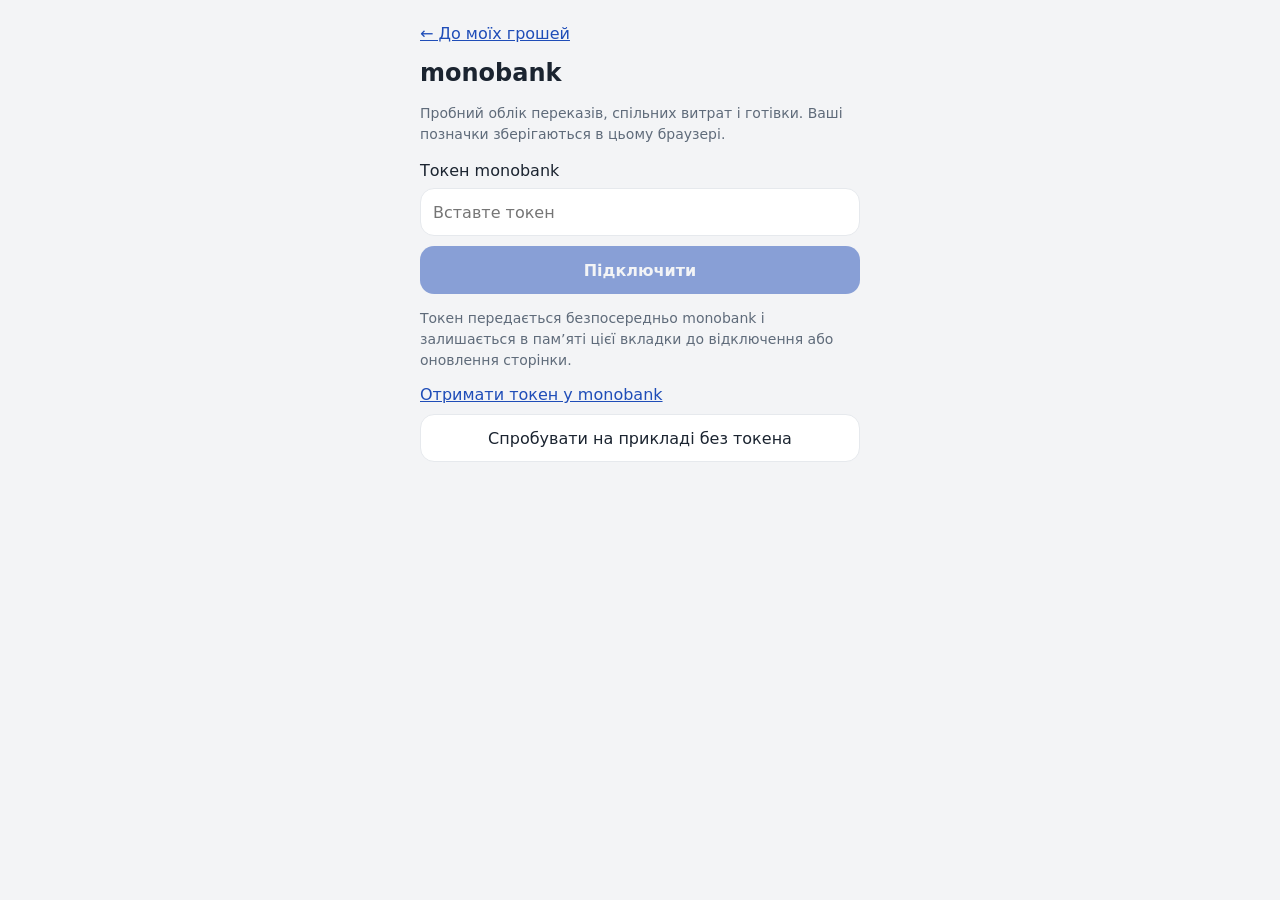
<file: docs/design/monobank-connect.html>
<!doctype html>
<html lang="uk">
<head>
<meta charset="utf-8"><meta name="viewport" content="width=device-width,initial-scale=1">
<meta name="referrer" content="no-referrer">
<meta http-equiv="Content-Security-Policy" content="default-src 'none'; script-src 'self'; style-src 'unsafe-inline'; connect-src https://api.monobank.ua; img-src 'none'; base-uri 'none'; form-action 'none'; frame-src 'none'">
<title>monobank · Мої гроші</title>
<style>
:root{color-scheme:light dark;--bg:#f3f4f6;--card:#fff;--ink:#1b2430;--muted:#5f6b7a;--line:#e6e9ed;--accent:#1f4db8;--bad:#b3402f;--soft:#e6edfb}
@media(prefers-color-scheme:dark){:root{--bg:#0e1217;--card:#171d25;--ink:#e8edf2;--muted:#98a5b3;--line:#262f3a;--accent:#7fb2ff;--bad:#f08a7a;--soft:#222c38}}
*{box-sizing:border-box}body{margin:0;background:var(--bg);color:var(--ink);font-family:system-ui,sans-serif}main{max-width:480px;margin:auto;padding:24px 20px 40px}h1{font-size:24px}h2{font-size:20px}h3{font-size:16px;margin:0}p{line-height:1.5}a{color:var(--accent)}.note,small{font-size:14px;color:var(--muted)}.card{padding:16px;border-radius:18px;background:var(--card);margin:16px 0}label{display:block;margin:16px 0 8px}input,select,button{font:inherit;color:inherit;min-height:48px;border-radius:14px;width:100%;padding:12px;border:1px solid var(--line);background:var(--card)}button{cursor:pointer;margin-top:10px}button.primary{background:var(--accent);color:var(--bg);border:0;font-weight:600}button:disabled{opacity:.5;cursor:default}[hidden]{display:none!important}.row{display:flex;justify-content:space-between;align-items:start;gap:14px;padding:12px 0}.row span{min-width:0;overflow-wrap:anywhere}.row b{white-space:nowrap}.row small{display:block;margin-top:5px}.error{color:var(--bad)}#status{min-height:24px}.total{font-size:28px;font-weight:600}.summary{display:grid;grid-template-columns:1fr 1fr;gap:12px}.summary strong{display:block;margin-top:6px}input:focus-visible,select:focus-visible,button:focus-visible{outline:2px solid var(--accent);outline-offset:3px}.operation{border-top:1px solid var(--line);padding-bottom:14px}.operation:first-child{border-top:0}.operation button{min-height:40px;font-size:14px}.tag{display:inline-block;font-size:13px;padding:5px 8px;background:var(--soft);border-radius:8px}.check{display:flex;gap:10px;align-items:center}.check input{width:20px;min-height:20px;flex:none}.tools{display:flex;gap:8px}.tools>*{flex:1}.wallet-row{display:flex;justify-content:space-between;gap:12px;padding:8px 0}.wallet-row b{white-space:nowrap}dialog{width:min(calc(100% - 24px),456px);max-height:90dvh;overflow-y:auto;border:1px solid var(--line);border-radius:24px;padding:20px;background:var(--card);color:var(--ink)}dialog::backdrop{background:#0009}dialog h2{margin:0 0 12px}.close{float:right;width:44px;margin-top:-8px;border:0;background:transparent;font-size:24px}.suggestion{font-size:14px;color:var(--accent);margin:4px 0}.ledger-item{padding:12px 0;border-top:1px solid var(--line)}.ledger-item button{min-height:36px;font-size:13px}details>summary{padding:12px 0;cursor:pointer}
</style>
<script src="monobank-review-core.js?v=20261118-review" defer></script>
<script src="monobank-connect.js?v=20261118-review" defer></script>
</head>
<body><main>
<a href="prototype-v3.html">← До моїх грошей</a>
<h1>monobank</h1>
<p class="note">Пробний облік переказів, спільних витрат і готівки. Ваші позначки зберігаються в цьому браузері.</p>
<form id="connect-form" autocomplete="off">
<label for="token">Токен monobank</label>
<input id="token" type="password" autocomplete="off" autocapitalize="none" spellcheck="false" required placeholder="Вставте токен">
<button class="primary" id="connect" type="submit">Підключити</button>
<p class="note">Токен передається безпосередньо monobank і залишається в пам’яті цієї вкладки до відключення або оновлення сторінки.</p>
<a href="https://api.monobank.ua/" target="_blank" rel="noopener noreferrer">Отримати токен у monobank</a>
</form>
<button id="demo" type="button">Спробувати на прикладі без токена</button>
<p id="status" role="status" aria-live="polite"></p>
<section id="connected" hidden>
<button id="disconnect" type="button">Відключити й очистити екран</button>
<label for="account">Рахунок monobank</label><select id="account"></select>
<div class="card"><div class="note">Залишок за даними банку</div><div class="total" id="balance"></div><p class="note" id="credit"></p><p class="note" id="checked"></p>
<label class="check"><input id="shared-account" type="checkbox">Це спільний рахунок</label>
<div id="share-field" hidden><label for="share">Моя частка спільних витрат</label><select id="share"><option value="5000">50%</option><option value="2500">25%</option><option value="7500">75%</option><option value="10000">100%</option></select><p class="note">Частку застосуємо до витрат, які ви позначите спільними. Особисті перекази залишаються особистими.</p></div>
</div>
<button id="statement" class="primary" type="button">Показати операції за 30 днів</button>
<p id="load-note" class="note">Для пошуку переказу завантажте виписки обох рахунків. Між запитами банк просить зачекати хвилину.</p>
<div id="statement-summary" class="card" hidden><h2>Мої підтверджені операції</h2><div class="summary"><div>Дохід<strong id="income"></strong></div><div>Витрати<strong id="outgoing"></strong></div></div><p class="note" id="unreviewed"></p><p class="note" id="period"></p></div>
<div id="operations" aria-live="polite"></div>
<section class="card"><h2>Готівкові гаманці</h2><p class="note">Після підтвердження зняття гроші з’являться у вибраному гаманці. Тут можна записати обмін і витрати готівкою.</p><div id="wallets"></div>
<div class="tools"><button id="add-wallet" type="button">Додати гаманець</button><button id="exchange" type="button">Обміняти готівку</button></div>
<button id="cash-expense" type="button">Записати витрату готівкою</button>
<details><summary>Історія готівки</summary><div id="cash-history"></div></details>
</section>
<p class="note">Банківські залишки показано повністю. Особиста частка всього залишку спільної картки потребує початкового розподілу власності. Тут рахуємо лише підтверджені операції.</p>
</section>
<dialog id="review-dialog" aria-labelledby="dialog-title"><button id="close-dialog" class="close" type="button" aria-label="Закрити">×</button><h2 id="dialog-title"></h2><form id="review-form"><div id="dialog-fields"></div><p id="dialog-error" class="error" role="alert"></p><button id="dialog-submit" class="primary" type="submit">Зберегти</button></form></dialog>
</main></body></html>
</file>
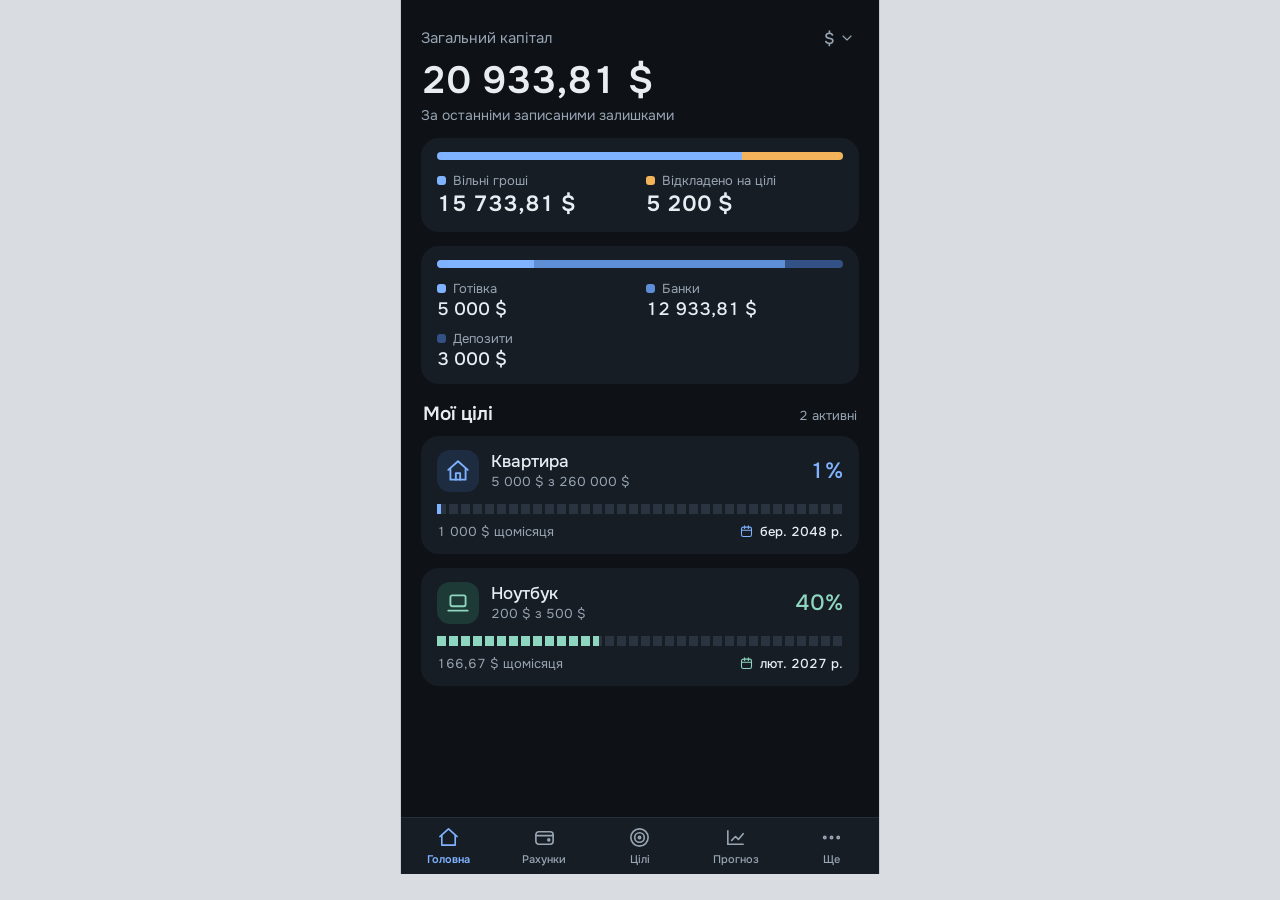
<file: docs/design/prototype-v3.html>
<!DOCTYPE html>
<html lang="uk"><head><meta charset="utf-8"><meta name="viewport" content="width=device-width, initial-scale=1, viewport-fit=cover"><meta name="robots" content="noindex"><meta name="theme-color" content="#F3F4F6"><title>Мої гроші · окремий прототип v3</title><style>
@font-face{font-family:"Onest";font-style:normal;font-weight:400;font-display:swap;src:url("prototype-v3-onest-400.ttf") format("truetype");}
@font-face{font-family:"Onest";font-style:normal;font-weight:500;font-display:swap;src:url("prototype-v3-onest-500.ttf") format("truetype");}
@font-face{font-family:"Onest";font-style:normal;font-weight:600;font-display:swap;src:url("prototype-v3-onest-600.ttf") format("truetype");}

  :root, [data-look="a"] {
    --bg:#F3F4F6; --card:#FFFFFF; --ink:#1B2430; --muted:#5F6B7A; --line:#E6E9ED; --track:#DCE1E7;
    --accent:#1F4DB8; --on-accent:#FFFFFF; --good:#1D7A4F; --bad:#B3402F; --warn:#9A5B00; --warn-bg:#FBF1E0;
    --p1:#1F4DB8; --p2:#4C74D2; --p3:#7F9FE3; --p4:#AFC3EE; --p5:#D3DEF5;
    --g1:#1F4DB8; --g2:#0E7C86; --g3:#B0642D; --g4:#7A4FB5; --t1:#E6EDFB; --t2:#DDF0F1; --t3:#F6E9DE; --t4:#EEE6F8; --soft:#EEF2F8; --sel:#E6EDFB;
  }
  [data-look="b"] {
    --bg:#0E1217; --card:#171D25; --ink:#E8EDF2; --muted:#98A5B3; --line:#262F3A; --track:#2A3440;
    --accent:#7FB2FF; --on-accent:#0E1217; --good:#6FD3A0; --bad:#F08A7A; --warn:#F2B35A; --warn-bg:#2E2616;
    --p1:#7FB2FF; --p2:#5E8FD6; --p3:#476FAD; --p4:#335185; --p5:#26406B;
    --g1:#7FB2FF; --g2:#8FD6C0; --g3:#F2B35A; --g4:#C3A6F0; --t1:#1E2C42; --t2:#1D3A36; --t3:#3A2F1B; --t4:#2E2542; --soft:#1D252F; --sel:#222C38;
  }
  [data-look="c"] {
    --bg:#F4F3F1; --card:#FFFFFF; --ink:#202020; --muted:#666460; --line:#E8E6E3; --track:#DEDBD7;
    --accent:#1F6F5E; --on-accent:#FFFFFF; --good:#1F6F5E; --bad:#A63A2A; --warn:#8F5A00; --warn-bg:#F8EFDD;
    --p1:#2B2B2B; --p2:#5A5A58; --p3:#8A8885; --p4:#B9B6B2; --p5:#DAD7D3;
    --g1:#1F6F5E; --g2:#A5622B; --g3:#5A5A58; --g4:#7A4FB5; --t1:#E2EFEB; --t2:#F3E7DD; --t3:#ECEAE7; --t4:#EEE6F8; --soft:#F3F1EE; --sel:#ECE9E5;
  }
  * { box-sizing: border-box; }
  html, body { height: 100%; }
  body { margin: 0; background: var(--bg); color: var(--ink); font-family: "Onest", system-ui, -apple-system, "Segoe UI", sans-serif; font-variant-numeric: tabular-nums; -webkit-text-size-adjust: 100%; }
  button, select, input { font: inherit; color: inherit; }
  button { cursor: pointer; }
  button:focus-visible, input:focus-visible, select:focus-visible { outline: 2px solid var(--accent); outline-offset: 2px; }
  .app { height: 100dvh; max-width: 480px; margin: 0 auto; display: flex; flex-direction: column; background: var(--bg); position: relative; overflow: hidden; }
  #view { flex: 1; min-height: 0; overflow-y: auto; padding: calc(env(safe-area-inset-top, 0px) + 16px) 20px 20px; display: flex; flex-direction: column; gap: 14px; }
  #app-toast{position:absolute;z-index:8;inset:auto 20px calc(68px + env(safe-area-inset-bottom,0px));width:max-content;max-width:calc(100% - 40px);margin-inline:auto;pointer-events:none}
  #app-toast:empty{padding:0}
  .tabs { display: flex; background: var(--card); border-top: 1px solid var(--line); padding-bottom: env(safe-area-inset-bottom, 0px); }
  .tab { flex: 1; min-height: 56px; border: 0; background: transparent; color: var(--muted); display: flex; flex-direction: column; align-items: center; justify-content: center; gap: 3px; font-size: 11px; font-weight: 500; }
  .tab[aria-current="page"] { color: var(--accent); font-weight: 600; }
  .tab svg { width: 23px; height: 23px; }
  h1 { margin: 0; font-size: 22px; font-weight: 600; }
  h2 { margin: 0; font-size: 19px; font-weight: 600; }
  .note { font-size: 13px; color: var(--muted); margin: 0 2px; line-height: 1.4; }
  .sec { display: flex; align-items: baseline; justify-content: space-between; margin: 4px 2px -4px; }
  .sec span { font-size: 13px; color: var(--muted); }
  .head { display: flex; align-items: center; gap: 12px; }
  .head h1 { flex: 1; min-width: 0; }
  .back, .iconbtn { width: 44px; height: 44px; border-radius: 22px; border: 1px solid var(--line); background: var(--card); display: flex; align-items: center; justify-content: center; flex: none; }

  .hero-row { position: relative; display: flex; align-items: center; justify-content: space-between; height: 44px; }
  .hero-row .lbl { font-size: 15px; color: var(--muted); }
  .cur-btn { height: 44px; padding: 0 4px 0 12px; border: 0; background: transparent; color: var(--muted); display: flex; align-items: center; gap: 4px; font-size: 16px; font-weight: 500; }
  .menu { position: absolute; right: 0; top: 44px; width: 168px; background: var(--card); border: 1px solid var(--line); border-radius: 14px; padding: 4px; z-index: 5; }
  .menu button { width: 100%; height: 44px; padding: 0 12px; border: 0; border-radius: 10px; background: transparent; display: flex; align-items: center; justify-content: space-between; font-size: 15px; }
  .menu button[aria-checked="true"] { background: var(--sel); }
  .total { font-size: 46px; font-weight: 600; letter-spacing: -0.025em; line-height: 1.1; }
  .total.sm { font-size: 38px; } .total.xs { font-size: 32px; }
  .delta { display: flex; align-items: center; gap: 6px; margin-top: 8px; font-size: 14px; font-weight: 500; color: var(--good); }
  .sub { font-size: 14px; color: var(--muted); margin-top: 4px; }

  .card { background: var(--card); border-radius: 18px; padding: 14px 16px; }
  .bar { display: flex; height: 8px; border-radius: 4px; overflow: hidden; background: var(--track); margin-bottom: 12px; }
  .bar span { display: block; height: 8px; }
  .two { display: grid; grid-template-columns: repeat(2, minmax(0, 1fr)); gap: 10px 12px; }
  .two > div { min-width: 0; }
  .pl-n { display: flex; align-items: center; gap: 7px; font-size: 13px; color: var(--muted); }
  .pl-n i { display: inline-block; width: 9px; height: 9px; border-radius: 3px; flex: none; }
  .pl-a { font-size: 18px; font-weight: 500; margin-top: 1px; white-space: nowrap; } .pl-a.sm { font-size: 15px; }
  .big-a { font-size: 22px; font-weight: 600; margin-top: 1px; white-space: nowrap; } .big-a.sm { font-size: 18px; }

  .acc { width: 100%; text-align: left; border: 0; background: var(--card); border-radius: 18px; padding: 14px 16px; display: flex; flex-direction: column; gap: 10px; }
  .acc-top { display: flex; align-items: center; gap: 12px; }
  .acc-ico { width: 42px; height: 42px; border-radius: 13px; display: flex; align-items: center; justify-content: center; flex: none; color: #fff; }
  .acc-ico svg { width: 24px; height: 24px; }
  .acc-n { flex: 1; min-width: 0; }
  .acc-n b { display: block; font-size: 17px; font-weight: 500; }
  .acc-n small { display: block; font-size: 13px; color: var(--muted); }
  .acc-t { text-align: right; font-size: 16px; font-weight: 500; white-space: nowrap; }
  .chips { display: flex; flex-wrap: wrap; gap: 6px; }
  .cc { font-size: 13px; padding: 4px 10px; border-radius: 999px; background: var(--soft); color: var(--ink); white-space: nowrap; }
  .pill { min-height: 44px; padding: 0 16px; border: 1px solid var(--line); border-radius: 22px; background: var(--card); font-size: 15px; font-weight: 500; white-space: nowrap; }
  .pill[aria-pressed="true"] { background: var(--ink); color: var(--card); border-color: var(--ink); }
  .scroll-x { display: flex; gap: 8px; overflow-x: auto; margin: 0 -20px; padding: 0 20px 2px; scrollbar-width: none; }
  .scroll-x::-webkit-scrollbar { display: none; }
  .ghost { min-height: 52px; border-radius: 16px; border: 1px dashed var(--muted); background: transparent; font-size: 16px; font-weight: 500; }
  .primary { min-height: 54px; border-radius: 16px; border: 0; background: var(--accent); color: var(--on-accent); font-size: 17px; font-weight: 500; }
  .primary[disabled] { opacity: .4; cursor: not-allowed; }
  .second { min-height: 50px; border-radius: 16px; border: 1px solid var(--line); background: var(--card); font-size: 16px; font-weight: 500; }
  .danger { color: var(--bad); }
  .push { margin-top: auto; }

  .qa { display: grid; grid-template-columns: repeat(5, minmax(0, 1fr)); gap: 6px; }
  .qa button { border: 0; background: var(--card); border-radius: 14px; min-height: 66px; padding: 8px 2px; display: flex; flex-direction: column; align-items: center; justify-content: center; gap: 5px; font-size: 12px; font-weight: 500; }
  .qa svg { width: 22px; height: 22px; color: var(--accent); }
  .bal { display: flex; gap: 8px; overflow-x: auto; margin: 0 -20px; padding: 0 20px 2px; scrollbar-width: none; }
  .bal::-webkit-scrollbar { display: none; }
  .bal button { flex: none; min-width: 118px; text-align: left; border: 1px solid var(--line); background: var(--card); border-radius: 14px; padding: 10px 14px; }
  .bal button[aria-pressed="true"] { border-color: var(--accent); background: var(--sel); }
  .bal small { display: block; font-size: 12px; color: var(--muted); }
  .bal b { display: block; font-size: 17px; font-weight: 500; white-space: nowrap; }
  .list { background: var(--card); border-radius: 18px; padding: 2px 16px; }
  .row { width: 100%; min-height: 58px; border: 0; border-top: 1px solid var(--line); background: transparent; display: flex; align-items: center; justify-content: space-between; gap: 12px; font-size: 16px; text-align: left; }
  .row:first-child { border-top: 0; }
  .row .l { display: flex; align-items: center; gap: 12px; font-weight: 500; min-width: 0; }
  .row .l small { display: block; font-size: 13px; color: var(--muted); font-weight: 400; }
  .row .r { text-align: right; font-weight: 500; white-space: nowrap; }
  .row .r small { display: block; font-size: 13px; color: var(--muted); font-weight: 400; }
  .tx-i { width: 36px; height: 36px; border-radius: 18px; background: var(--soft); display: flex; align-items: center; justify-content: center; flex: none; font-size: 16px; }
  .pos { color: var(--good); } .neg { color: var(--ink); }
  .badge { display: inline-block; padding: 2px 8px; border-radius: 8px; font-size: 12px; font-weight: 500; background: var(--soft); color: var(--muted); }
  .badge.ok { background: var(--sel); color: var(--accent); }

  .goal { display: block; width: 100%; text-align: left; border: 0; background: var(--card); border-radius: 18px; padding: 14px 16px; }
  .goal.off { opacity: .72; }
  .g-top { display: flex; align-items: center; gap: 12px; }
  .g-ico { width: 42px; height: 42px; border-radius: 13px; display: flex; align-items: center; justify-content: center; flex: none; }
  .g-ico svg { width: 26px; height: 26px; }
  .g-name { flex: 1; min-width: 0; }
  .g-name b { display: block; font-size: 17px; font-weight: 500; line-height: 1.2; }
  .g-name small { display: block; font-size: 13px; color: var(--muted); margin-top: 1px; }
  .g-pct { font-size: 22px; font-weight: 500; }
  .trk { position: relative; height: 10px; margin-top: 12px; display: block; }
  .trk div { position: absolute; left: 0; top: 0; height: 10px; -webkit-mask-image: repeating-linear-gradient(90deg, #000 0, #000 9px, transparent 9px, transparent 12px); mask-image: repeating-linear-gradient(90deg, #000 0, #000 9px, transparent 9px, transparent 12px); }
  .trk .bg { right: 0; background: var(--track); }
  .g-bot { display: flex; justify-content: space-between; align-items: center; margin-top: 9px; font-size: 13px; color: var(--muted); gap: 8px; }
  .g-bot .when { display: flex; align-items: center; gap: 6px; color: var(--ink); font-weight: 500; }
  .g-bot svg { width: 15px; height: 15px; }

  .fld { display: flex; flex-direction: column; gap: 6px; }
  .fld > label, .lab { font-size: 13px; color: var(--muted); }
  .inp { width: 100%; height: 50px; border: 1px solid var(--line); border-radius: 14px; background: var(--card); padding: 0 14px; font-size: 17px; }
  select.inp { appearance: none; -webkit-appearance: none; background-image: linear-gradient(45deg, transparent 50%, var(--muted) 50%), linear-gradient(135deg, var(--muted) 50%, transparent 50%); background-position: calc(100% - 20px) 22px, calc(100% - 15px) 22px; background-size: 5px 5px; background-repeat: no-repeat; padding-right: 36px; }
  .grid2 { display: grid; grid-template-columns: 1fr 1fr; gap: 10px; }
  .pv { background: var(--card); border-radius: 18px; padding: 6px 16px; }
  .pv .r2 { display: flex; justify-content: space-between; align-items: baseline; gap: 10px; padding: 9px 0; border-top: 1px solid var(--line); font-size: 15px; }
  .pv .r2:first-child { border-top: 0; }
  .pv .r2 > span:first-child { color: var(--muted); }
  .pv .r2 b { font-weight: 500; text-align: right; }
  .arrow { color: var(--muted); margin: 0 4px; }
  .warn { background: var(--warn-bg); color: var(--warn); border-radius: 14px; padding: 12px 14px; font-size: 14px; line-height: 1.4; }
  .warn button { margin-top: 8px; min-height: 40px; padding: 0 14px; border-radius: 12px; border: 1px solid var(--warn); background: transparent; color: var(--warn); font-size: 14px; font-weight: 500; }
  .info { background: var(--soft); border-radius: 14px; padding: 12px 14px; font-size: 14px; line-height: 1.4; }
  .toast { background: var(--accent); color: var(--on-accent); border-radius: 14px; padding: 12px 14px; font-size: 15px; font-weight: 500; }
  .opt { width: 100%; min-height: 58px; text-align: left; border: 1px solid var(--line); border-radius: 14px; background: var(--card); padding: 10px 14px; display: flex; align-items: center; justify-content: space-between; gap: 10px; font-size: 16px; font-weight: 500; }
  .opt small { display: block; font-size: 13px; color: var(--muted); font-weight: 400; }
  .opt[aria-pressed="true"] { border-color: var(--accent); background: var(--sel); }
  .opt .rad { width: 20px; height: 20px; border-radius: 10px; border: 2px solid var(--muted); flex: none; }
  .opt[aria-pressed="true"] .rad { border-color: var(--accent); background: radial-gradient(circle, var(--accent) 0 5px, transparent 6px); }
  .steps { display: flex; gap: 6px; }
  .steps i { flex: 1; height: 4px; border-radius: 2px; background: var(--track); }
  .steps i.on { background: var(--accent); }
  .sw { display: flex; gap: 8px; flex-wrap: wrap; }
  .sw button { width: 44px; height: 44px; border-radius: 14px; border: 2px solid transparent; }
  .sw button[aria-pressed="true"] { border-color: var(--ink); }
  .looks { display: flex; flex-direction: column; gap: 10px; }
  .look { min-height: 56px; border: 1px solid var(--line); border-radius: 14px; background: var(--card); padding: 0 16px; display: flex; align-items: center; justify-content: space-between; font-size: 16px; }
  .look[aria-pressed="true"] { border-color: var(--accent); }
  .sws { display: flex; gap: 4px; } .sws i { width: 16px; height: 16px; border-radius: 5px; display: block; }
  .chart { background: var(--card); border-radius: 18px; padding: 12px 12px 8px; }
  .chart svg { width: 100%; height: auto; display: block; }
  .legend { display: flex; gap: 14px; flex-wrap: wrap; font-size: 12px; color: var(--muted); margin: 6px 4px 2px; }
  .legend i { display: inline-block; width: 14px; height: 0; border-top: 2px solid; vertical-align: middle; margin-right: 5px; }
  .seg { display: flex; border: 1px solid var(--line); border-radius: 14px; overflow: hidden; background: var(--card); }
  .seg button { flex: 1; height: 44px; border: 0; background: transparent; color: var(--muted); font-size: 15px; font-weight: 500; }
  .seg button[aria-pressed="true"] { background: var(--ink); color: var(--card); }

  .cat-grid { display: grid; grid-template-columns: repeat(2, minmax(0, 1fr)); gap: 12px; }
  .cat-card { border: 0; background: var(--card); border-radius: 20px; padding: 10px 10px 14px; text-align: center; display: flex; flex-direction: column; align-items: center; gap: 2px; }
  .cat-card svg { width: 100%; max-width: 150px; height: auto; }
  .cat-card b { font-size: 16px; font-weight: 500; }
  .cat-card small { font-size: 12px; color: var(--muted); }
  .rar { display: inline-block; padding: 2px 9px; border-radius: 999px; font-size: 12px; font-weight: 500; }
  .r-c { background: #E8EEE9; color: #3B5A47; } .r-r { background: #E1ECFB; color: #1F4DB8; } .r-e { background: #EEE3FA; color: #6A3FB0; } .r-l { background: #FBEBCF; color: #8A5300; } .r-m { background: #FADDE8; color: #A12A5B; }
  [data-look="b"] .r-c { background: #22332A; color: #9FD5B0; } [data-look="b"] .r-r { background: #1E2C42; color: #8FB4FF; } [data-look="b"] .r-e { background: #2E2542; color: #C3A6F0; } [data-look="b"] .r-l { background: #3A2F1B; color: #F2B35A; } [data-look="b"] .r-m { background: #3B2230; color: #F08AB0; }
  .stage { position: relative; background: var(--card); border-radius: 24px; padding: 18px 12px 12px; display: flex; flex-direction: column; align-items: center; }
  .stage svg { width: 78%; max-width: 280px; height: auto; }

  .ov { position: absolute; inset: 0; z-index: 50; display: flex; flex-direction: column; align-items: center; justify-content: center; padding: 24px; text-align: center; color: #F5F0FF; background: radial-gradient(circle at 50% 38%, #4B3A8F 0%, #241A4D 45%, #0E0A24 100%); animation: ovin .5s ease both; }
  .ov .rings { position: absolute; left: 50%; top: 38%; width: 0; height: 0; }
  .ov .rings i { position: absolute; left: -110px; top: -110px; width: 220px; height: 220px; border-radius: 50%; border: 2px solid rgba(255,220,150,.55); animation: ring 2.4s ease-out infinite; }
  .ov .rings i:nth-child(2) { animation-delay: .8s; } .ov .rings i:nth-child(3) { animation-delay: 1.6s; }
  .ov .catwrap { width: 220px; animation: pop 1.1s cubic-bezier(.2,.9,.3,1.3) .5s both; position: relative; z-index: 2; }
  .ov .catwrap svg { width: 100%; height: auto; filter: drop-shadow(0 0 24px rgba(255,214,120,.55)); }
  .ov .sp { position: absolute; left: 50%; top: 38%; width: 8px; height: 8px; border-radius: 50%; background: #FFD98A; opacity: 0; animation: spark 1.8s ease-out 1.1s both; }
  .ov .msg { position: relative; z-index: 2; margin-top: 18px; animation: fadeup .8s ease 1.4s both; }
  .ov .msg small { display: block; font-size: 15px; color: #FFD98A; letter-spacing: .02em; }
  .ov .msg h2 { font-size: 26px; margin: 6px 0 4px; font-weight: 600; }
  .ov .msg p { margin: 8px auto 0; max-width: 300px; font-size: 15px; line-height: 1.45; color: #D9D0F2; }
  .ov .btns { position: relative; z-index: 2; margin-top: 22px; display: flex; gap: 10px; animation: fadeup .8s ease 1.8s both; }
  .ov .btns button { min-height: 48px; padding: 0 20px; border-radius: 16px; border: 1px solid rgba(255,255,255,.35); background: transparent; color: #fff; font-size: 16px; }
  .ov .btns .main { background: #FFD98A; color: #2A1B5B; border-color: #FFD98A; font-weight: 500; }
  body.calm .ov, body.calm .ov * { animation: none !important; opacity: 1 !important; transform: none !important; }
  body.calm .ov .sp, body.calm .ov .rings { display: none; }
  @keyframes ovin { from { opacity: 0; } to { opacity: 1; } }
  @keyframes ring { 0% { transform: scale(.4); opacity: .9; } 100% { transform: scale(2.1); opacity: 0; } }
  @keyframes pop { 0% { transform: scale(.1) rotate(-12deg); opacity: 0; } 60% { transform: scale(1.12) rotate(4deg); opacity: 1; } 100% { transform: scale(1) rotate(0); opacity: 1; } }
  @keyframes spark { 0% { transform: translate(0,0) scale(.4); opacity: 0; } 15% { opacity: 1; } 100% { transform: translate(var(--dx), var(--dy)) scale(1.3); opacity: 0; } }
  @keyframes fadeup { from { opacity: 0; transform: translateY(14px); } to { opacity: 1; transform: none; } }
  @media (prefers-reduced-motion: reduce) { .ov, .ov * { animation: none !important; opacity: 1 !important; transform: none !important; } .ov .sp, .ov .rings { display: none; } }
  @media (min-width: 520px) { body { background: #D9DCE0; } .app { height: min(100dvh, 874px); border-left: 1px solid #C6CAD0; border-right: 1px solid #C6CAD0; } }

  .curctl { position: relative; display: inline-block; }
  .hdr { display: flex; align-items: center; justify-content: space-between; gap: 12px; min-height: 44px; }
  .row.void { color: var(--muted); }
  .row.void .r { text-decoration: line-through; color: var(--muted); }
  .row.void .tx-i { opacity: .55; }
  .pendline { border: 0; background: transparent; padding: 0; margin-top: 6px; display: flex; align-items: center; gap: 8px; font-size: 14px; font-weight: 500; color: var(--accent); text-align: left; line-height: 1.2; }
  .pendline i { width: 8px; height: 8px; border-radius: 4px; background: var(--accent); display: inline-block; }
  .big-inp { width: 100%; height: 64px; border: 1px solid var(--line); border-radius: 16px; background: var(--card); padding: 0 16px; font-size: 32px; font-weight: 600; letter-spacing: -0.02em; }
  #view > * { flex-shrink: 0; }
  .shelf { min-height: 72px; width: 100%; text-align: left; border: 0; border-radius: 18px; padding: 12px 14px; background: linear-gradient(120deg, var(--t4), var(--card) 70%); display: flex; align-items: center; gap: 12px; position: relative; overflow: hidden; }
  .shelf b { display: block; font-size: 16px; font-weight: 500; }
  .shelf small { display: block; font-size: 13px; color: var(--muted); }
  .minis { display: flex; flex: none; }
  .mini { width: 46px; height: 46px; border-radius: 50%; background: var(--card); border: 2px solid var(--t4); overflow: hidden; margin-left: -12px; display: block; }
  .mini:first-child { margin-left: 0; }
  .mini svg { width: 100%; height: 100%; display: block; }
  .spark { position: absolute; right: 44px; top: 8px; color: #E2B84A; opacity: .8; }

  .total,.big-a,.pl-a,.acc-t{overflow-wrap:anywhere}.acc-top{min-width:0}.acc-n b{overflow-wrap:anywhere}.acc-t{max-width:48%;white-space:normal}.row .l>span{min-width:0;overflow-wrap:anywhere}.row .r{max-width:48%;white-space:normal;overflow-wrap:anywhere}.form{display:flex;flex-direction:column;gap:14px}.error:empty{display:none}.error{color:var(--bad);background:var(--warn-bg);padding:12px;border-radius:12px;font-size:14px;line-height:1.4}.help{font-size:13px;line-height:1.5;color:var(--muted)}.toast-v3{background:var(--accent);color:var(--on-accent);padding:12px 14px;border-radius:14px;font-size:14px;line-height:1.45}.toolbar{display:flex;gap:8px}.toolbar>*{flex:1}.demo-grid{display:grid;grid-template-columns:1fr 1fr;gap:8px}.compact{font-size:13px;min-height:44px;padding:8px 12px}.negative{color:var(--bad)}.opt .toggle-label{width:100%;display:flex;align-items:center;justify-content:space-between;gap:12px;min-height:36px}.toggle-label small{display:block;font-size:13px;color:var(--muted);font-weight:400}.switch{appearance:none;width:42px;height:26px;border-radius:20px;background:var(--track);position:relative;flex:none;cursor:pointer}.switch:checked{background:var(--accent)}.switch:before{content:"";position:absolute;left:3px;top:3px;width:20px;height:20px;background:var(--card);border-radius:50%;transition:transform .15s}.switch:checked:before{transform:translateX(16px)}.form>.toggle-label{display:flex;align-items:center;justify-content:space-between;gap:12px;min-height:52px}.curctl summary{list-style:none;cursor:pointer}.curctl summary::-webkit-details-marker{display:none}.curctl .menu{top:44px}.curctl:not([open]) .menu{display:none}.curctl>summary:focus-visible{outline:2px solid var(--accent);outline-offset:2px}.inp{min-width:0}.qa button{min-height:66px}.history-list .row{padding:10px 0}button:disabled{opacity:.45;cursor:not-allowed}.empty{text-align:center;padding:28px 14px}.empty svg{color:var(--accent)}.empty h2{margin:14px 0 8px}.cat-card p{font-size:13px;color:var(--muted)}.calm *{transition:none!important;animation:none!important}

  .swipe-account{position:relative;border-radius:18px;background:var(--card);overflow:hidden;flex-shrink:0;touch-action:pan-y}.swipe-body{position:relative;z-index:1;transition:transform .18s ease;touch-action:pan-y}.swipe-account.open>.swipe-body{transform:translateX(-80px)}.swipe-trash{position:absolute;right:0;top:0;bottom:0;width:80px;border:0;visibility:hidden;background:var(--delete-fill,var(--bad));color:#fff;display:flex;align-items:center;justify-content:center}.swipe-account:is(.open,.dragging)>.swipe-trash{visibility:visible}
  [data-look="b"]{--delete-fill:#9D3D36}
  .swipe-trash:focus-visible{outline:2px solid var(--accent);outline-offset:-6px}.account-delete-dialog{width:min(100%,480px);max-width:none;max-height:calc(100dvh - env(safe-area-inset-top,0px) - 12px);overflow-y:auto;border:0;border-radius:24px 24px 0 0;background:var(--card);color:var(--ink);padding:12px 20px calc(20px + env(safe-area-inset-bottom,0px));position:fixed;inset:auto 0 0;margin:0 auto;box-shadow:0 -8px 40px #0002}.account-delete-dialog::backdrop{background:#0007}.account-delete-dialog>*{margin-bottom:14px}.account-delete-dialog>.second,.account-delete-dialog>.primary{width:100%}.account-delete-dialog>.form{margin-top:18px}.account-delete-dialog .note{line-height:1.5}.sheet-handle{width:38px;height:4px;border-radius:2px;background:var(--track);margin:0 auto 18px}.account-delete-dialog .error:empty{display:none}@media(prefers-reduced-motion:reduce){.swipe-body{transition:none}}
  .money-input{position:relative}
  .money-input input{width:100%;padding-right:3rem}
  .money-suffix{position:absolute;right:14px;top:50%;transform:translateY(-50%);color:var(--muted);font-weight:600;pointer-events:none}
  .sheet-drag{touch-action:none;user-select:none;min-height:60px;padding-right:46px}
  .sheet-drag .sheet-handle{position:relative;left:23px;margin-bottom:14px}
  .sheet-close{position:absolute;top:18px;right:16px;display:grid;place-items:center;width:44px;height:44px;border:0;border-radius:8px;background:transparent;color:var(--muted);font-size:26px;line-height:1}
  #account-delete-title{overflow-wrap:anywhere}
  .delete-actions{display:grid;gap:8px}
  .delete-actions>button{padding:8px 12px}
  .currency-field{border:0;margin:0;padding:0;min-width:0}
  .currency-field legend{padding:0;margin-bottom:6px;color:var(--muted);font-size:14px}
  .currency-option{position:relative}
  .currency-option input{position:absolute;inset:0;opacity:0;margin:0;cursor:pointer}
  .currency-option span{display:grid;place-items:center;min-height:44px;padding:0 14px;border:1px solid var(--line);border-radius:22px;background:var(--card);font-weight:500}
  .currency-option input:checked+span{background:var(--sel);color:var(--accent);border-color:var(--accent)}
  .currency-option input:focus-visible+span{outline:2px solid var(--accent);outline-offset:2px}
  .comment-count{align-self:flex-end;margin-top:-8px;color:var(--muted);font-variant-numeric:tabular-nums}
  .account-form-view{touch-action:pan-y pinch-zoom}
  .initial-history-amount{display:block}
  .history-list .row .l{min-width:0;flex:1}
  .history-list .row .r{flex:none;max-width:none;white-space:nowrap;overflow-wrap:normal}
  .movement-comment{font:inherit;line-height:1.5;resize:vertical;min-height:90px;padding:12px 14px;background:var(--soft);color:var(--ink)}
  .movement-comment:focus-visible{outline:2px solid var(--accent);outline-offset:2px}
  .field-hint{margin:-8px 0 0;color:var(--bad);font-size:13px}
  .field-hint:empty,#quick-preview:empty{display:none}
  .inp[aria-invalid="true"]{border-color:var(--bad)}
  .fld>.comment-count{margin:0}
  .curctl .menu{max-height:var(--picker-options-height,45dvh);overflow:auto;overscroll-behavior:contain}
  .curctl.picker-up .menu{top:auto;bottom:44px}
  .curctl .menu button{height:auto;min-height:44px;gap:8px;text-align:left}
  .currency-caption{color:var(--muted);font-size:14px}
  .movement-picker>summary{display:flex;align-items:center;justify-content:space-between;gap:8px;cursor:pointer;list-style:none;min-height:48px}
  .movement-picker>summary::-webkit-details-marker{display:none}
  .movement-picker{position:relative}
  .movement-picker[open]{z-index:5}
  .picker-panel{position:absolute;inset:calc(100% + 4px) 0 auto;padding:4px;background:var(--card);border:1px solid var(--line);border-radius:14px;box-shadow:0 8px 24px #0002}
  .movement-picker.picker-up>.picker-panel{inset:auto 0 calc(100% + 4px)}
  .currency-options{display:grid;max-height:var(--picker-options-height,min(230px,35dvh));overflow-y:auto;overscroll-behavior:contain}
  .quick-currencies,.quick-comments{display:flex;gap:6px;overflow-x:auto;scrollbar-width:thin;padding:1px 2px 4px}
  .quick-currencies .pill,.quick-comments .pill{min-height:36px;padding:0 12px;font-size:13px}
  .account-total{display:flex;align-items:center;justify-content:space-between;gap:12px}
  .account-total .total{min-width:0}
  .account-total .curctl,.sec .curctl{flex:none}
  .sec .curctl .menu{min-width:200px}
  #i-repeat-custom[hidden]{display:none}
  .current-balance{margin:0}
  .current-balance:empty{display:none}
  .primary:disabled{opacity:1;background:var(--track);color:var(--muted);cursor:default}
  .currency-item{min-height:44px;text-align:left;padding:8px 12px;border:0;border-radius:10px;background:transparent}
  .currency-item[aria-pressed="true"]{background:var(--sel);color:var(--accent)}
  .transfer-block{display:flex;flex-direction:column;gap:12px}
  .transfer-source{font-size:20px;overflow-wrap:anywhere}
  #transfer-rate:empty{display:none}
  .initial-balances,.initial-balance{display:grid;gap:12px}
  .initial-balance .remove-balance{justify-self:end;min-height:44px;padding:6px 12px;color:var(--muted)}
  .initial-balance .remove-balance[hidden]{display:none}
  .initial-balance{position:relative}
  .initial-balance>.fld:first-child>.currency-caption{min-height:32px;padding-right:36px}
  .initial-balance>.remove-balance{position:absolute;right:8px;top:5px;border-color:transparent;background:transparent;font-size:24px}
  .currency-search{margin-bottom:4px;max-width:100%}
  .currency-item[hidden],.currency-no-results[hidden]{display:none}
  .contribution-sources{display:flex;gap:8px;flex-wrap:wrap;margin-top:10px}
  .contribution-sources .pill{display:inline-flex;align-items:center;gap:7px;font-size:14px}
  #c-sources>summary{min-height:44px;display:list-item;padding:10px 0;cursor:pointer}
  .goal-icons{display:flex;flex-wrap:wrap;gap:8px}
  .goal-icons [aria-pressed="true"]{background:var(--sel);border-color:var(--accent);color:var(--accent)}
  .goal-confirm{width:min(calc(100% - 32px),440px);border:0;border-radius:24px;padding:24px;background:var(--card);color:var(--ink)}
  .goal-confirm::backdrop{background:#0008}
  .goal-confirm h2{margin-bottom:12px}
  .goal-confirm p{line-height:1.5}
  .goal-confirm button{width:100%;margin-top:10px}
  .purchase-options{display:grid;gap:12px}

  [data-look="b"]{--g5:#E7A9C3;--t5:#3A2734;--g6:#7FD1D4;--t6:#1B343B;--g7:#EEAE91;--t7:#3A2A24;--g8:#AEBFFA;--t8:#282E46}
  [data-look="d"]{
    --bg:#171614;--card:#22211E;--ink:#F1EDE6;--muted:#B7B0A5;--line:#39352F;--track:#423D35;
    --accent:#EBC18B;--on-accent:#20180F;--good:#A9C9A6;--bad:#EEA599;--warn:#EBC18B;--warn-bg:#382D20;
    --p1:#EBC18B;--p2:#CAAA7A;--p3:#A48E68;--p4:#817251;--p5:#62583E;
    --g1:#B3C7ED;--t1:#29313C;--g2:#A9C9A6;--t2:#2B352B;--g3:#EBC18B;--t3:#3B3023;--g4:#C6B0DC;--t4:#342B3C;
    --g5:#D6A2B5;--t5:#3B2B32;--g6:#9FCAC5;--t6:#263632;--g7:#E3AB8E;--t7:#3B2C24;--g8:#C6C48E;--t8:#35351F;--soft:#2B2925;--sel:#383025;
  }
  [data-look="e"]{
    --bg:#18141E;--card:#241E2C;--ink:#F0EAF5;--muted:#B5A9C1;--line:#3B3046;--track:#45394F;
    --accent:#C6B5F0;--on-accent:#20162C;--good:#91CFC4;--bad:#EEA3B4;--warn:#E6C692;--warn-bg:#3A2E27;
    --p1:#C6B5F0;--p2:#AA96D3;--p3:#8F79B6;--p4:#715A96;--p5:#55416F;
    --g1:#AFBFF3;--t1:#293044;--g2:#91CFC4;--t2:#243835;--g3:#E6C692;--t3:#3B3026;--g4:#C6B5F0;--t4:#352A47;
    --g5:#EDAEC5;--t5:#412A3B;--g6:#94CEDA;--t6:#253640;--g7:#E8B19D;--t7:#3E2D2A;--g8:#BBCE9C;--t8:#303827;--soft:#2E2636;--sel:#3A2E49;
  }
  .monthly-reminder{width:min(calc(100% - 32px),440px);padding:24px;border:0;border-radius:24px;background:var(--card);color:var(--ink)}
  .monthly-reminder::backdrop{background:#0008}
  .monthly-reminder h2{margin:0 0 14px}
  .monthly-reminder button{width:100%;margin-top:14px}

  [data-look="f"]{
    --bg:#111B18;--card:#1B2925;--ink:#ECF3EB;--muted:#A7BBB0;--line:#30423B;--track:#3B5146;
    --accent:#A7D6A0;--on-accent:#142016;--good:#8CCFC4;--bad:#E9A69C;--warn:#D7C57F;--warn-bg:#383321;
    --p1:#A7D6A0;--p2:#8EBB8A;--p3:#759D73;--p4:#5B805D;--p5:#426146;
    --g1:#A7D6A0;--t1:#293C2B;--g2:#8CCFC4;--t2:#213B37;--g3:#9DBCEB;--t3:#29354A;
    --g4:#C4AFE4;--t4:#382E45;--g5:#E3B19A;--t5:#443127;--g6:#D7C57F;--t6:#3C3825;
    --g7:#E6ADC4;--t7:#402D37;--g8:#A9C7CE;--t8:#2B3A40;--soft:#24362E;--sel:#2E4332;
  }
  [data-look="g"]{
    --bg:#1C1714;--card:#2B2421;--ink:#F5EFE9;--muted:#C3B0A3;--line:#453A33;--track:#55483E;
    --accent:#E7BD91;--on-accent:#25190E;--good:#9FCFC2;--bad:#ECA799;--warn:#DCCD92;--warn-bg:#3C3425;
    --p1:#E7BD91;--p2:#C7A17A;--p3:#A48665;--p4:#81694F;--p5:#624F3D;
    --g1:#E7BD91;--t1:#443427;--g2:#9FCFC2;--t2:#293D36;--g3:#ACC2ED;--t3:#30394B;
    --g4:#CBB6E7;--t4:#3D3047;--g5:#E2AEC1;--t5:#452E39;--g6:#B9CD91;--t6:#353D27;
    --g7:#E4AA8F;--t7:#483027;--g8:#A9CDDA;--t8:#2B3E45;--soft:#382E28;--sel:#47372C;
  }
  .income-schedules .row{padding:12px 0}
  #r-conversion:empty,#r-validation:empty{display:none}
</style></head><body data-look="b"><div class="app"><main id="view"></main><div id="app-toast" class="toast-v3" role="status"></div><nav class="tabs" id="tabs" aria-label="Розділи"></nav><div id="ov"></div></div><script src="prototype-v3-core.js?v=20261118-goal-payments"></script><script src="prototype-v3-art.js?v=20261118-goal-payments"></script><script src="prototype-v3-income-core.js?v=20261119-regular-income"></script><script src="prototype-v3-ui.js?v=20261119-regular-income"></script><script src="prototype-v3-reminder.js?v=20261119-dark-goals"></script></body></html>
</file>
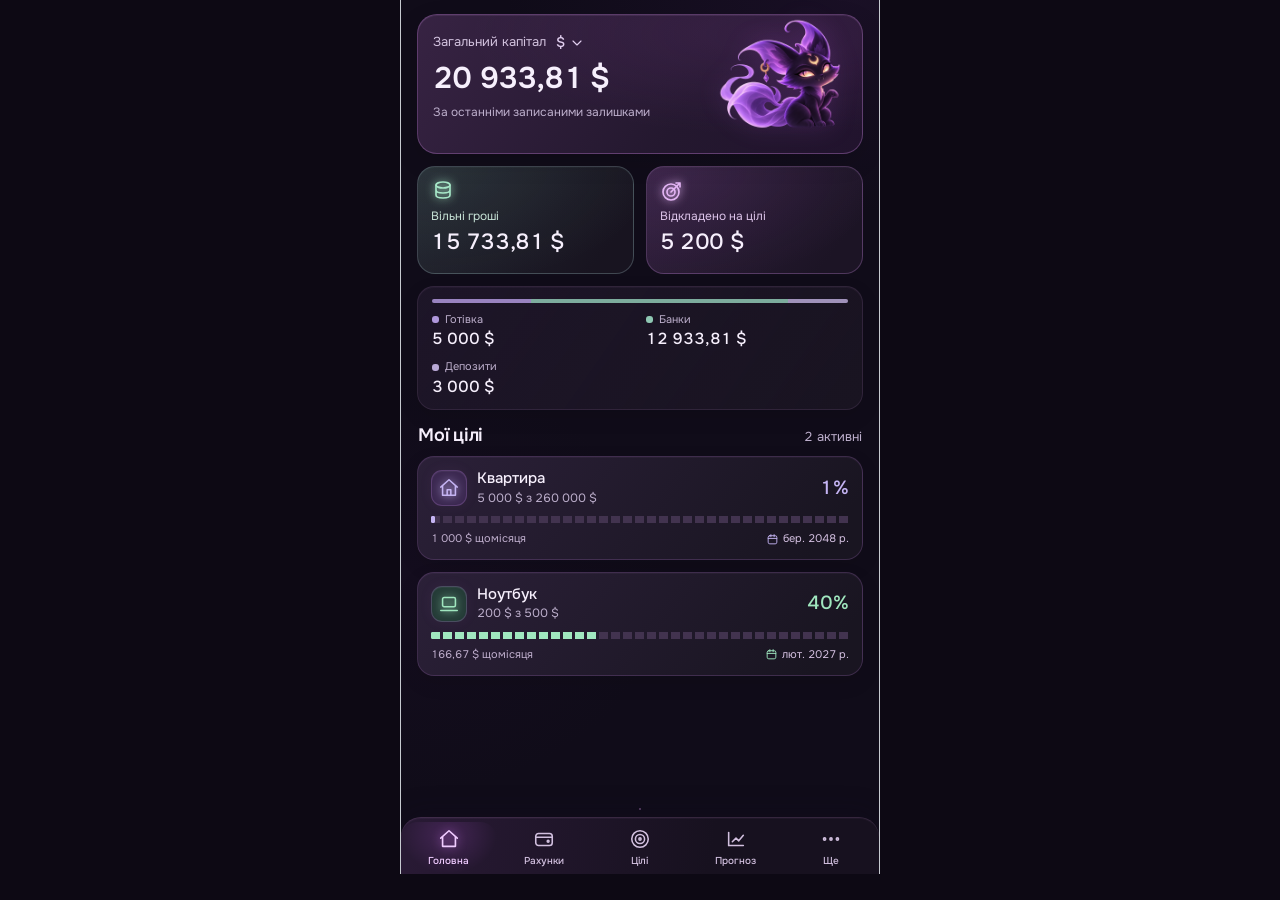
<file: docs/design/prototype-v4.html>
<!DOCTYPE html>
<html lang="uk"><head><meta charset="utf-8"><meta name="viewport" content="width=device-width, initial-scale=1, viewport-fit=cover"><meta name="robots" content="noindex"><meta name="theme-color" content="#111018"><title>Мої гроші · прототип 4 · компактний вигляд</title><style>
@font-face{font-family:"Onest";font-style:normal;font-weight:400;font-display:swap;src:url("prototype-v3-onest-400.ttf") format("truetype");}
@font-face{font-family:"Onest";font-style:normal;font-weight:500;font-display:swap;src:url("prototype-v3-onest-500.ttf") format("truetype");}
@font-face{font-family:"Onest";font-style:normal;font-weight:600;font-display:swap;src:url("prototype-v3-onest-600.ttf") format("truetype");}

  :root, [data-look="a"] {
    --bg:#F3F4F6; --card:#FFFFFF; --ink:#1B2430; --muted:#5F6B7A; --line:#E6E9ED; --track:#DCE1E7;
    --accent:#1F4DB8; --on-accent:#FFFFFF; --good:#1D7A4F; --bad:#B3402F; --warn:#9A5B00; --warn-bg:#FBF1E0;
    --p1:#1F4DB8; --p2:#4C74D2; --p3:#7F9FE3; --p4:#AFC3EE; --p5:#D3DEF5;
    --g1:#1F4DB8; --g2:#0E7C86; --g3:#B0642D; --g4:#7A4FB5; --t1:#E6EDFB; --t2:#DDF0F1; --t3:#F6E9DE; --t4:#EEE6F8; --soft:#EEF2F8; --sel:#E6EDFB;
  }
  [data-look="b"] {
    --bg:#0E1217; --card:#171D25; --ink:#E8EDF2; --muted:#98A5B3; --line:#262F3A; --track:#2A3440;
    --accent:#7FB2FF; --on-accent:#0E1217; --good:#6FD3A0; --bad:#F08A7A; --warn:#F2B35A; --warn-bg:#2E2616;
    --p1:#7FB2FF; --p2:#5E8FD6; --p3:#476FAD; --p4:#335185; --p5:#26406B;
    --g1:#7FB2FF; --g2:#8FD6C0; --g3:#F2B35A; --g4:#C3A6F0; --t1:#1E2C42; --t2:#1D3A36; --t3:#3A2F1B; --t4:#2E2542; --soft:#1D252F; --sel:#222C38;
  }
  [data-look="c"] {
    --bg:#F4F3F1; --card:#FFFFFF; --ink:#202020; --muted:#666460; --line:#E8E6E3; --track:#DEDBD7;
    --accent:#1F6F5E; --on-accent:#FFFFFF; --good:#1F6F5E; --bad:#A63A2A; --warn:#8F5A00; --warn-bg:#F8EFDD;
    --p1:#2B2B2B; --p2:#5A5A58; --p3:#8A8885; --p4:#B9B6B2; --p5:#DAD7D3;
    --g1:#1F6F5E; --g2:#A5622B; --g3:#5A5A58; --g4:#7A4FB5; --t1:#E2EFEB; --t2:#F3E7DD; --t3:#ECEAE7; --t4:#EEE6F8; --soft:#F3F1EE; --sel:#ECE9E5;
  }
  * { box-sizing: border-box; }
  html, body { height: 100%; }
  body { margin: 0; background: var(--bg); color: var(--ink); font-family: "Onest", system-ui, -apple-system, "Segoe UI", sans-serif; font-variant-numeric: tabular-nums; -webkit-text-size-adjust: 100%; }
  button, select, input { font: inherit; color: inherit; }
  button { cursor: pointer; }
  button:focus-visible, input:focus-visible, select:focus-visible { outline: 2px solid var(--accent); outline-offset: 2px; }
  .app { height: 100dvh; max-width: 480px; margin: 0 auto; display: flex; flex-direction: column; background: var(--bg); position: relative; overflow: hidden; }
  #view { flex: 1; min-height: 0; overflow-y: auto; padding: calc(env(safe-area-inset-top, 0px) + 16px) 20px 20px; display: flex; flex-direction: column; gap: 14px; }
  #app-toast{position:absolute;z-index:8;inset:auto 20px calc(68px + env(safe-area-inset-bottom,0px));width:max-content;max-width:calc(100% - 40px);margin-inline:auto;pointer-events:none}
  #app-toast:empty{padding:0}
  .tabs { display: flex; background: var(--card); border-top: 1px solid var(--line); padding-bottom: env(safe-area-inset-bottom, 0px); }
  .tab { flex: 1; min-height: 56px; border: 0; background: transparent; color: var(--muted); display: flex; flex-direction: column; align-items: center; justify-content: center; gap: 3px; font-size: 11px; font-weight: 500; }
  .tab[aria-current="page"] { color: var(--accent); font-weight: 600; }
  .tab svg { width: 23px; height: 23px; }
  h1 { margin: 0; font-size: 22px; font-weight: 600; }
  h2 { margin: 0; font-size: 19px; font-weight: 600; }
  .note { font-size: 13px; color: var(--muted); margin: 0 2px; line-height: 1.4; }
  .sec { display: flex; align-items: baseline; justify-content: space-between; margin: 4px 2px -4px; }
  .sec span { font-size: 13px; color: var(--muted); }
  .head { display: flex; align-items: center; gap: 12px; }
  .head h1 { flex: 1; min-width: 0; }
  .back, .iconbtn { width: 44px; height: 44px; border-radius: 22px; border: 1px solid var(--line); background: var(--card); display: flex; align-items: center; justify-content: center; flex: none; }

  .hero-row { position: relative; display: flex; align-items: center; justify-content: space-between; height: 44px; }
  .hero-row .lbl { font-size: 15px; color: var(--muted); }
  .cur-btn { height: 44px; padding: 0 4px 0 12px; border: 0; background: transparent; color: var(--muted); display: flex; align-items: center; gap: 4px; font-size: 16px; font-weight: 500; }
  .menu { position: absolute; right: 0; top: 44px; width: 168px; background: var(--card); border: 1px solid var(--line); border-radius: 14px; padding: 4px; z-index: 5; }
  .menu button { width: 100%; height: 44px; padding: 0 12px; border: 0; border-radius: 10px; background: transparent; display: flex; align-items: center; justify-content: space-between; font-size: 15px; }
  .menu button[aria-checked="true"] { background: var(--sel); }
  .total { font-size: 46px; font-weight: 600; letter-spacing: -0.025em; line-height: 1.1; }
  .total.sm { font-size: 38px; } .total.xs { font-size: 32px; }
  .delta { display: flex; align-items: center; gap: 6px; margin-top: 8px; font-size: 14px; font-weight: 500; color: var(--good); }
  .sub { font-size: 14px; color: var(--muted); margin-top: 4px; }

  .card { background: var(--card); border-radius: 18px; padding: 14px 16px; }
  .bar { display: flex; height: 8px; border-radius: 4px; overflow: hidden; background: var(--track); margin-bottom: 12px; }
  .bar span { display: block; height: 8px; }
  .two { display: grid; grid-template-columns: repeat(2, minmax(0, 1fr)); gap: 10px 12px; }
  .two > div { min-width: 0; }
  .pl-n { display: flex; align-items: center; gap: 7px; font-size: 13px; color: var(--muted); }
  .pl-n i { display: inline-block; width: 9px; height: 9px; border-radius: 3px; flex: none; }
  .pl-a { font-size: 18px; font-weight: 500; margin-top: 1px; white-space: nowrap; } .pl-a.sm { font-size: 15px; }
  .big-a { font-size: 22px; font-weight: 600; margin-top: 1px; white-space: nowrap; } .big-a.sm { font-size: 18px; }

  .acc { width: 100%; text-align: left; border: 0; background: var(--card); border-radius: 18px; padding: 14px 16px; display: flex; flex-direction: column; gap: 10px; }
  .acc-top { display: flex; align-items: center; gap: 12px; }
  .acc-ico { width: 42px; height: 42px; border-radius: 13px; display: flex; align-items: center; justify-content: center; flex: none; color: #fff; }
  .acc-ico svg { width: 24px; height: 24px; }
  .acc-n { flex: 1; min-width: 0; }
  .acc-n b { display: block; font-size: 17px; font-weight: 500; }
  .acc-n small { display: block; font-size: 13px; color: var(--muted); }
  .acc-t { text-align: right; font-size: 16px; font-weight: 500; white-space: nowrap; }
  .chips { display: flex; flex-wrap: wrap; gap: 6px; }
  .cc { font-size: 13px; padding: 4px 10px; border-radius: 999px; background: var(--soft); color: var(--ink); white-space: nowrap; }
  .pill { min-height: 44px; padding: 0 16px; border: 1px solid var(--line); border-radius: 22px; background: var(--card); font-size: 15px; font-weight: 500; white-space: nowrap; }
  .pill[aria-pressed="true"] { background: var(--ink); color: var(--card); border-color: var(--ink); }
  .scroll-x { display: flex; gap: 8px; overflow-x: auto; margin: 0 -20px; padding: 0 20px 2px; scrollbar-width: none; }
  .scroll-x::-webkit-scrollbar { display: none; }
  .ghost { min-height: 52px; border-radius: 16px; border: 1px dashed var(--muted); background: transparent; font-size: 16px; font-weight: 500; }
  .primary { min-height: 54px; border-radius: 16px; border: 0; background: var(--accent); color: var(--on-accent); font-size: 17px; font-weight: 500; }
  .primary[disabled] { opacity: .4; cursor: not-allowed; }
  .second { min-height: 50px; border-radius: 16px; border: 1px solid var(--line); background: var(--card); font-size: 16px; font-weight: 500; }
  .danger { color: var(--bad); }
  .push { margin-top: auto; }

  .qa { display: grid; grid-template-columns: repeat(5, minmax(0, 1fr)); gap: 6px; }
  .qa button { border: 0; background: var(--card); border-radius: 14px; min-height: 66px; padding: 8px 2px; display: flex; flex-direction: column; align-items: center; justify-content: center; gap: 5px; font-size: 12px; font-weight: 500; }
  .qa svg { width: 22px; height: 22px; color: var(--accent); }
  .bal { display: flex; gap: 8px; overflow-x: auto; margin: 0 -20px; padding: 0 20px 2px; scrollbar-width: none; }
  .bal::-webkit-scrollbar { display: none; }
  .bal button { flex: none; min-width: 118px; text-align: left; border: 1px solid var(--line); background: var(--card); border-radius: 14px; padding: 10px 14px; }
  .bal button[aria-pressed="true"] { border-color: var(--accent); background: var(--sel); }
  .bal small { display: block; font-size: 12px; color: var(--muted); }
  .bal b { display: block; font-size: 17px; font-weight: 500; white-space: nowrap; }
  .list { background: var(--card); border-radius: 18px; padding: 2px 16px; }
  .row { width: 100%; min-height: 58px; border: 0; border-top: 1px solid var(--line); background: transparent; display: flex; align-items: center; justify-content: space-between; gap: 12px; font-size: 16px; text-align: left; }
  .row:first-child { border-top: 0; }
  .row .l { display: flex; align-items: center; gap: 12px; font-weight: 500; min-width: 0; }
  .row .l small { display: block; font-size: 13px; color: var(--muted); font-weight: 400; }
  .row .r { text-align: right; font-weight: 500; white-space: nowrap; }
  .row .r small { display: block; font-size: 13px; color: var(--muted); font-weight: 400; }
  .tx-i { width: 36px; height: 36px; border-radius: 18px; background: var(--soft); display: flex; align-items: center; justify-content: center; flex: none; font-size: 16px; }
  .pos { color: var(--good); } .neg { color: var(--ink); }
  .badge { display: inline-block; padding: 2px 8px; border-radius: 8px; font-size: 12px; font-weight: 500; background: var(--soft); color: var(--muted); }
  .badge.ok { background: var(--sel); color: var(--accent); }

  .goal { display: block; width: 100%; text-align: left; border: 0; background: var(--card); border-radius: 18px; padding: 14px 16px; }
  .goal.off { opacity: .72; }
  .g-top { display: flex; align-items: center; gap: 12px; }
  .g-ico { width: 42px; height: 42px; border-radius: 13px; display: flex; align-items: center; justify-content: center; flex: none; }
  .g-ico svg { width: 26px; height: 26px; }
  .g-name { flex: 1; min-width: 0; }
  .g-name b { display: block; font-size: 17px; font-weight: 500; line-height: 1.2; }
  .g-name small { display: block; font-size: 13px; color: var(--muted); margin-top: 1px; }
  .g-pct { font-size: 22px; font-weight: 500; }
  .trk { position: relative; height: 10px; margin-top: 12px; display: block; }
  .trk div { position: absolute; left: 0; top: 0; height: 10px; -webkit-mask-image: repeating-linear-gradient(90deg, #000 0, #000 9px, transparent 9px, transparent 12px); mask-image: repeating-linear-gradient(90deg, #000 0, #000 9px, transparent 9px, transparent 12px); }
  .trk .bg { right: 0; background: var(--track); }
  .g-bot { display: flex; justify-content: space-between; align-items: center; margin-top: 9px; font-size: 13px; color: var(--muted); gap: 8px; }
  .g-bot .when { display: flex; align-items: center; gap: 6px; color: var(--ink); font-weight: 500; }
  .g-bot svg { width: 15px; height: 15px; }

  .fld { display: flex; flex-direction: column; gap: 6px; }
  .fld > label, .lab { font-size: 13px; color: var(--muted); }
  .inp { width: 100%; height: 50px; border: 1px solid var(--line); border-radius: 14px; background: var(--card); padding: 0 14px; font-size: 17px; }
  select.inp { appearance: none; -webkit-appearance: none; background-image: linear-gradient(45deg, transparent 50%, var(--muted) 50%), linear-gradient(135deg, var(--muted) 50%, transparent 50%); background-position: calc(100% - 20px) 22px, calc(100% - 15px) 22px; background-size: 5px 5px; background-repeat: no-repeat; padding-right: 36px; }
  .grid2 { display: grid; grid-template-columns: 1fr 1fr; gap: 10px; }
  .pv { background: var(--card); border-radius: 18px; padding: 6px 16px; }
  .pv .r2 { display: flex; justify-content: space-between; align-items: baseline; gap: 10px; padding: 9px 0; border-top: 1px solid var(--line); font-size: 15px; }
  .pv .r2:first-child { border-top: 0; }
  .pv .r2 > span:first-child { color: var(--muted); }
  .pv .r2 b { font-weight: 500; text-align: right; }
  .arrow { color: var(--muted); margin: 0 4px; }
  .warn { background: var(--warn-bg); color: var(--warn); border-radius: 14px; padding: 12px 14px; font-size: 14px; line-height: 1.4; }
  .warn button { margin-top: 8px; min-height: 40px; padding: 0 14px; border-radius: 12px; border: 1px solid var(--warn); background: transparent; color: var(--warn); font-size: 14px; font-weight: 500; }
  .info { background: var(--soft); border-radius: 14px; padding: 12px 14px; font-size: 14px; line-height: 1.4; }
  .toast { background: var(--accent); color: var(--on-accent); border-radius: 14px; padding: 12px 14px; font-size: 15px; font-weight: 500; }
  .opt { width: 100%; min-height: 58px; text-align: left; border: 1px solid var(--line); border-radius: 14px; background: var(--card); padding: 10px 14px; display: flex; align-items: center; justify-content: space-between; gap: 10px; font-size: 16px; font-weight: 500; }
  .opt small { display: block; font-size: 13px; color: var(--muted); font-weight: 400; }
  .opt[aria-pressed="true"] { border-color: var(--accent); background: var(--sel); }
  .opt .rad { width: 20px; height: 20px; border-radius: 10px; border: 2px solid var(--muted); flex: none; }
  .opt[aria-pressed="true"] .rad { border-color: var(--accent); background: radial-gradient(circle, var(--accent) 0 5px, transparent 6px); }
  .steps { display: flex; gap: 6px; }
  .steps i { flex: 1; height: 4px; border-radius: 2px; background: var(--track); }
  .steps i.on { background: var(--accent); }
  .sw { display: flex; gap: 8px; flex-wrap: wrap; }
  .sw button { width: 44px; height: 44px; border-radius: 14px; border: 2px solid transparent; }
  .sw button[aria-pressed="true"] { border-color: var(--ink); }
  .looks { display: flex; flex-direction: column; gap: 10px; }
  .look { min-height: 56px; border: 1px solid var(--line); border-radius: 14px; background: var(--card); padding: 0 16px; display: flex; align-items: center; justify-content: space-between; font-size: 16px; }
  .look[aria-pressed="true"] { border-color: var(--accent); }
  .sws { display: flex; gap: 4px; } .sws i { width: 16px; height: 16px; border-radius: 5px; display: block; }
  .chart { background: var(--card); border-radius: 18px; padding: 12px 12px 8px; }
  .chart svg { width: 100%; height: auto; display: block; }
  .legend { display: flex; gap: 14px; flex-wrap: wrap; font-size: 12px; color: var(--muted); margin: 6px 4px 2px; }
  .legend i { display: inline-block; width: 14px; height: 0; border-top: 2px solid; vertical-align: middle; margin-right: 5px; }
  .seg { display: flex; border: 1px solid var(--line); border-radius: 14px; overflow: hidden; background: var(--card); }
  .seg button { flex: 1; height: 44px; border: 0; background: transparent; color: var(--muted); font-size: 15px; font-weight: 500; }
  .seg button[aria-pressed="true"] { background: var(--ink); color: var(--card); }

  .cat-grid { display: grid; grid-template-columns: repeat(2, minmax(0, 1fr)); gap: 12px; }
  .cat-card { border: 0; background: var(--card); border-radius: 20px; padding: 10px 10px 14px; text-align: center; display: flex; flex-direction: column; align-items: center; gap: 2px; }
  .cat-card svg { width: 100%; max-width: 150px; height: auto; }
  .cat-card b { font-size: 16px; font-weight: 500; }
  .cat-card small { font-size: 12px; color: var(--muted); }
  .rar { display: inline-block; padding: 2px 9px; border-radius: 999px; font-size: 12px; font-weight: 500; }
  .r-c { background: #E8EEE9; color: #3B5A47; } .r-r { background: #E1ECFB; color: #1F4DB8; } .r-e { background: #EEE3FA; color: #6A3FB0; } .r-l { background: #FBEBCF; color: #8A5300; } .r-m { background: #FADDE8; color: #A12A5B; }
  [data-look="b"] .r-c { background: #22332A; color: #9FD5B0; } [data-look="b"] .r-r { background: #1E2C42; color: #8FB4FF; } [data-look="b"] .r-e { background: #2E2542; color: #C3A6F0; } [data-look="b"] .r-l { background: #3A2F1B; color: #F2B35A; } [data-look="b"] .r-m { background: #3B2230; color: #F08AB0; }
  .stage { position: relative; background: var(--card); border-radius: 24px; padding: 18px 12px 12px; display: flex; flex-direction: column; align-items: center; }
  .stage svg { width: 78%; max-width: 280px; height: auto; }

  .ov { position: absolute; inset: 0; z-index: 50; display: flex; flex-direction: column; align-items: center; justify-content: center; padding: 24px; text-align: center; color: #F5F0FF; background: radial-gradient(circle at 50% 38%, #4B3A8F 0%, #241A4D 45%, #0E0A24 100%); animation: ovin .5s ease both; }
  .ov .rings { position: absolute; left: 50%; top: 38%; width: 0; height: 0; }
  .ov .rings i { position: absolute; left: -110px; top: -110px; width: 220px; height: 220px; border-radius: 50%; border: 2px solid rgba(255,220,150,.55); animation: ring 2.4s ease-out infinite; }
  .ov .rings i:nth-child(2) { animation-delay: .8s; } .ov .rings i:nth-child(3) { animation-delay: 1.6s; }
  .ov .catwrap { width: 220px; animation: pop 1.1s cubic-bezier(.2,.9,.3,1.3) .5s both; position: relative; z-index: 2; }
  .ov .catwrap svg { width: 100%; height: auto; filter: drop-shadow(0 0 24px rgba(255,214,120,.55)); }
  .ov .sp { position: absolute; left: 50%; top: 38%; width: 8px; height: 8px; border-radius: 50%; background: #FFD98A; opacity: 0; animation: spark 1.8s ease-out 1.1s both; }
  .ov .msg { position: relative; z-index: 2; margin-top: 18px; animation: fadeup .8s ease 1.4s both; }
  .ov .msg small { display: block; font-size: 15px; color: #FFD98A; letter-spacing: .02em; }
  .ov .msg h2 { font-size: 26px; margin: 6px 0 4px; font-weight: 600; }
  .ov .msg p { margin: 8px auto 0; max-width: 300px; font-size: 15px; line-height: 1.45; color: #D9D0F2; }
  .ov .btns { position: relative; z-index: 2; margin-top: 22px; display: flex; gap: 10px; animation: fadeup .8s ease 1.8s both; }
  .ov .btns button { min-height: 48px; padding: 0 20px; border-radius: 16px; border: 1px solid rgba(255,255,255,.35); background: transparent; color: #fff; font-size: 16px; }
  .ov .btns .main { background: #FFD98A; color: #2A1B5B; border-color: #FFD98A; font-weight: 500; }
  body.calm .ov, body.calm .ov * { animation: none !important; opacity: 1 !important; transform: none !important; }
  body.calm .ov .sp, body.calm .ov .rings { display: none; }
  @keyframes ovin { from { opacity: 0; } to { opacity: 1; } }
  @keyframes ring { 0% { transform: scale(.4); opacity: .9; } 100% { transform: scale(2.1); opacity: 0; } }
  @keyframes pop { 0% { transform: scale(.1) rotate(-12deg); opacity: 0; } 60% { transform: scale(1.12) rotate(4deg); opacity: 1; } 100% { transform: scale(1) rotate(0); opacity: 1; } }
  @keyframes spark { 0% { transform: translate(0,0) scale(.4); opacity: 0; } 15% { opacity: 1; } 100% { transform: translate(var(--dx), var(--dy)) scale(1.3); opacity: 0; } }
  @keyframes fadeup { from { opacity: 0; transform: translateY(14px); } to { opacity: 1; transform: none; } }
  @media (prefers-reduced-motion: reduce) { .ov, .ov * { animation: none !important; opacity: 1 !important; transform: none !important; } .ov .sp, .ov .rings { display: none; } }
  @media (min-width: 520px) { body { background: #D9DCE0; } .app { height: min(100dvh, 874px); border-left: 1px solid #C6CAD0; border-right: 1px solid #C6CAD0; } }

  .curctl { position: relative; display: inline-block; }
  .hdr { display: flex; align-items: center; justify-content: space-between; gap: 12px; min-height: 44px; }
  .row.void { color: var(--muted); }
  .row.void .r { text-decoration: line-through; color: var(--muted); }
  .row.void .tx-i { opacity: .55; }
  .pendline { border: 0; background: transparent; padding: 0; margin-top: 6px; display: flex; align-items: center; gap: 8px; font-size: 14px; font-weight: 500; color: var(--accent); text-align: left; line-height: 1.2; }
  .pendline i { width: 8px; height: 8px; border-radius: 4px; background: var(--accent); display: inline-block; }
  .big-inp { width: 100%; height: 64px; border: 1px solid var(--line); border-radius: 16px; background: var(--card); padding: 0 16px; font-size: 32px; font-weight: 600; letter-spacing: -0.02em; }
  #view > * { flex-shrink: 0; }
  .shelf { min-height: 72px; width: 100%; text-align: left; border: 0; border-radius: 18px; padding: 12px 14px; background: linear-gradient(120deg, var(--t4), var(--card) 70%); display: flex; align-items: center; gap: 12px; position: relative; overflow: hidden; }
  .shelf b { display: block; font-size: 16px; font-weight: 500; }
  .shelf small { display: block; font-size: 13px; color: var(--muted); }
  .minis { display: flex; flex: none; }
  .mini { width: 46px; height: 46px; border-radius: 50%; background: var(--card); border: 2px solid var(--t4); overflow: hidden; margin-left: -12px; display: block; }
  .mini:first-child { margin-left: 0; }
  .mini svg { width: 100%; height: 100%; display: block; }
  .spark { position: absolute; right: 44px; top: 8px; color: #E2B84A; opacity: .8; }

  .total,.big-a,.pl-a,.acc-t{overflow-wrap:anywhere}.acc-top{min-width:0}.acc-n b{overflow-wrap:anywhere}.acc-t{max-width:48%;white-space:normal}.row .l>span{min-width:0;overflow-wrap:anywhere}.row .r{max-width:48%;white-space:normal;overflow-wrap:anywhere}.form{display:flex;flex-direction:column;gap:14px}.error:empty{display:none}.error{color:var(--bad);background:var(--warn-bg);padding:12px;border-radius:12px;font-size:14px;line-height:1.4}.help{font-size:13px;line-height:1.5;color:var(--muted)}.toast-v3{background:var(--accent);color:var(--on-accent);padding:12px 14px;border-radius:14px;font-size:14px;line-height:1.45}.toolbar{display:flex;gap:8px}.toolbar>*{flex:1}.demo-grid{display:grid;grid-template-columns:1fr 1fr;gap:8px}.compact{font-size:13px;min-height:44px;padding:8px 12px}.negative{color:var(--bad)}.opt .toggle-label{width:100%;display:flex;align-items:center;justify-content:space-between;gap:12px;min-height:36px}.toggle-label small{display:block;font-size:13px;color:var(--muted);font-weight:400}.switch{appearance:none;width:42px;height:26px;border-radius:20px;background:var(--track);position:relative;flex:none;cursor:pointer}.switch:checked{background:var(--accent)}.switch:before{content:"";position:absolute;left:3px;top:3px;width:20px;height:20px;background:var(--card);border-radius:50%;transition:transform .15s}.switch:checked:before{transform:translateX(16px)}.form>.toggle-label{display:flex;align-items:center;justify-content:space-between;gap:12px;min-height:52px}.curctl summary{list-style:none;cursor:pointer}.curctl summary::-webkit-details-marker{display:none}.curctl .menu{top:44px}.curctl:not([open]) .menu{display:none}.curctl>summary:focus-visible{outline:2px solid var(--accent);outline-offset:2px}.inp{min-width:0}.qa button{min-height:66px}.history-list .row{padding:10px 0}button:disabled{opacity:.45;cursor:not-allowed}.empty{text-align:center;padding:28px 14px}.empty svg{color:var(--accent)}.empty h2{margin:14px 0 8px}.cat-card p{font-size:13px;color:var(--muted)}.calm *{transition:none!important;animation:none!important}

  .swipe-account{position:relative;border-radius:18px;background:var(--card);overflow:hidden;flex-shrink:0;touch-action:pan-y}.swipe-body{position:relative;z-index:1;transition:transform .18s ease;touch-action:pan-y}.swipe-account.open>.swipe-body{transform:translateX(-80px)}.swipe-trash{position:absolute;right:0;top:0;bottom:0;width:80px;border:0;visibility:hidden;background:var(--delete-fill,var(--bad));color:#fff;display:flex;align-items:center;justify-content:center}.swipe-account:is(.open,.dragging)>.swipe-trash{visibility:visible}
  [data-look="b"]{--delete-fill:#9D3D36}
  .swipe-trash:focus-visible{outline:2px solid var(--accent);outline-offset:-6px}.account-delete-dialog{width:min(100%,480px);max-width:none;max-height:calc(100dvh - env(safe-area-inset-top,0px) - 12px);overflow-y:auto;border:0;border-radius:24px 24px 0 0;background:var(--card);color:var(--ink);padding:12px 20px calc(20px + env(safe-area-inset-bottom,0px));position:fixed;inset:auto 0 0;margin:0 auto;box-shadow:0 -8px 40px #0002}.account-delete-dialog::backdrop{background:#0007}.account-delete-dialog>*{margin-bottom:14px}.account-delete-dialog>.second,.account-delete-dialog>.primary{width:100%}.account-delete-dialog>.form{margin-top:18px}.account-delete-dialog .note{line-height:1.5}.sheet-handle{width:38px;height:4px;border-radius:2px;background:var(--track);margin:0 auto 18px}.account-delete-dialog .error:empty{display:none}@media(prefers-reduced-motion:reduce){.swipe-body{transition:none}}
  .money-input{position:relative}
  .money-input input{width:100%;padding-right:3rem}
  .money-suffix{position:absolute;right:14px;top:50%;transform:translateY(-50%);color:var(--muted);font-weight:600;pointer-events:none}
  .sheet-drag{touch-action:none;user-select:none;min-height:60px;padding-right:46px}
  .sheet-drag .sheet-handle{position:relative;left:23px;margin-bottom:14px}
  .sheet-close{position:absolute;top:18px;right:16px;display:grid;place-items:center;width:44px;height:44px;border:0;border-radius:8px;background:transparent;color:var(--muted);font-size:26px;line-height:1}
  #account-delete-title{overflow-wrap:anywhere}
  .delete-actions{display:grid;gap:8px}
  .delete-actions>button{padding:8px 12px}
  .currency-field{border:0;margin:0;padding:0;min-width:0}
  .currency-field legend{padding:0;margin-bottom:6px;color:var(--muted);font-size:14px}
  .currency-option{position:relative}
  .currency-option input{position:absolute;inset:0;opacity:0;margin:0;cursor:pointer}
  .currency-option span{display:grid;place-items:center;min-height:44px;padding:0 14px;border:1px solid var(--line);border-radius:22px;background:var(--card);font-weight:500}
  .currency-option input:checked+span{background:var(--sel);color:var(--accent);border-color:var(--accent)}
  .currency-option input:focus-visible+span{outline:2px solid var(--accent);outline-offset:2px}
  .comment-count{align-self:flex-end;margin-top:-8px;color:var(--muted);font-variant-numeric:tabular-nums}
  .account-form-view{touch-action:pan-y pinch-zoom}
  .initial-history-amount{display:block}
  .history-list .row .l{min-width:0;flex:1}
  .history-list .row .r{flex:none;max-width:none;white-space:nowrap;overflow-wrap:normal}
  .movement-comment{font:inherit;line-height:1.5;resize:vertical;min-height:90px;padding:12px 14px;background:var(--soft);color:var(--ink)}
  .movement-comment:focus-visible{outline:2px solid var(--accent);outline-offset:2px}
  .field-hint{margin:-8px 0 0;color:var(--bad);font-size:13px}
  .field-hint:empty,#quick-preview:empty{display:none}
  .inp[aria-invalid="true"]{border-color:var(--bad)}
  .fld>.comment-count{margin:0}
  .curctl .menu{max-height:var(--picker-options-height,45dvh);overflow:auto;overscroll-behavior:contain}
  .curctl.picker-up .menu{top:auto;bottom:44px}
  .curctl .menu button{height:auto;min-height:44px;gap:8px;text-align:left}
  .currency-caption{color:var(--muted);font-size:14px}
  .movement-picker>summary{display:flex;align-items:center;justify-content:space-between;gap:8px;cursor:pointer;list-style:none;min-height:48px}
  .movement-picker>summary::-webkit-details-marker{display:none}
  .movement-picker{position:relative}
  .movement-picker[open]{z-index:5}
  .picker-panel{position:absolute;inset:calc(100% + 4px) 0 auto;padding:4px;background:var(--card);border:1px solid var(--line);border-radius:14px;box-shadow:0 8px 24px #0002}
  .movement-picker.picker-up>.picker-panel{inset:auto 0 calc(100% + 4px)}
  .currency-options{display:grid;max-height:var(--picker-options-height,min(230px,35dvh));overflow-y:auto;overscroll-behavior:contain}
  .quick-currencies,.quick-comments{display:flex;gap:6px;overflow-x:auto;scrollbar-width:thin;padding:1px 2px 4px}
  .quick-currencies .pill,.quick-comments .pill{min-height:36px;padding:0 12px;font-size:13px}
  .account-total{display:flex;align-items:center;justify-content:space-between;gap:12px}
  .account-total .total{min-width:0}
  .account-total .curctl,.sec .curctl{flex:none}
  .sec .curctl .menu{min-width:200px}
  #i-repeat-custom[hidden]{display:none}
  .current-balance{margin:0}
  .current-balance:empty{display:none}
  .primary:disabled{opacity:1;background:var(--track);color:var(--muted);cursor:default}
  .currency-item{min-height:44px;text-align:left;padding:8px 12px;border:0;border-radius:10px;background:transparent}
  .currency-item[aria-pressed="true"]{background:var(--sel);color:var(--accent)}
  .transfer-block{display:flex;flex-direction:column;gap:12px}
  .transfer-source{font-size:20px;overflow-wrap:anywhere}
  #transfer-rate:empty{display:none}
  .initial-balances,.initial-balance{display:grid;gap:12px}
  .initial-balance .remove-balance{justify-self:end;min-height:44px;padding:6px 12px;color:var(--muted)}
  .initial-balance .remove-balance[hidden]{display:none}
  .initial-balance{position:relative}
  .initial-balance>.fld:first-child>.currency-caption{min-height:32px;padding-right:36px}
  .initial-balance>.remove-balance{position:absolute;right:8px;top:5px;border-color:transparent;background:transparent;font-size:24px}
  .currency-search{margin-bottom:4px;max-width:100%}
  .currency-item[hidden],.currency-no-results[hidden]{display:none}
  .contribution-sources{display:flex;gap:8px;flex-wrap:wrap;margin-top:10px}
  .contribution-sources .pill{display:inline-flex;align-items:center;gap:7px;font-size:14px}
  #c-sources>summary{min-height:44px;display:list-item;padding:10px 0;cursor:pointer}
  .goal-icons{display:flex;flex-wrap:wrap;gap:8px}
  .goal-icons [aria-pressed="true"]{background:var(--sel);border-color:var(--accent);color:var(--accent)}
  .goal-confirm{width:min(calc(100% - 32px),440px);border:0;border-radius:24px;padding:24px;background:var(--card);color:var(--ink)}
  .goal-confirm::backdrop{background:#0008}
  .goal-confirm h2{margin-bottom:12px}
  .goal-confirm p{line-height:1.5}
  .goal-confirm button{width:100%;margin-top:10px}
  .purchase-options{display:grid;gap:12px}

  [data-look="b"]{--g5:#E7A9C3;--t5:#3A2734;--g6:#7FD1D4;--t6:#1B343B;--g7:#EEAE91;--t7:#3A2A24;--g8:#AEBFFA;--t8:#282E46}
  [data-look="d"]{
    --bg:#171614;--card:#22211E;--ink:#F1EDE6;--muted:#B7B0A5;--line:#39352F;--track:#423D35;
    --accent:#EBC18B;--on-accent:#20180F;--good:#A9C9A6;--bad:#EEA599;--warn:#EBC18B;--warn-bg:#382D20;
    --p1:#EBC18B;--p2:#CAAA7A;--p3:#A48E68;--p4:#817251;--p5:#62583E;
    --g1:#B3C7ED;--t1:#29313C;--g2:#A9C9A6;--t2:#2B352B;--g3:#EBC18B;--t3:#3B3023;--g4:#C6B0DC;--t4:#342B3C;
    --g5:#D6A2B5;--t5:#3B2B32;--g6:#9FCAC5;--t6:#263632;--g7:#E3AB8E;--t7:#3B2C24;--g8:#C6C48E;--t8:#35351F;--soft:#2B2925;--sel:#383025;
  }
  [data-look="e"]{
    --bg:#18141E;--card:#241E2C;--ink:#F0EAF5;--muted:#B5A9C1;--line:#3B3046;--track:#45394F;
    --accent:#C6B5F0;--on-accent:#20162C;--good:#91CFC4;--bad:#EEA3B4;--warn:#E6C692;--warn-bg:#3A2E27;
    --p1:#C6B5F0;--p2:#AA96D3;--p3:#8F79B6;--p4:#715A96;--p5:#55416F;
    --g1:#AFBFF3;--t1:#293044;--g2:#91CFC4;--t2:#243835;--g3:#E6C692;--t3:#3B3026;--g4:#C6B5F0;--t4:#352A47;
    --g5:#EDAEC5;--t5:#412A3B;--g6:#94CEDA;--t6:#253640;--g7:#E8B19D;--t7:#3E2D2A;--g8:#BBCE9C;--t8:#303827;--soft:#2E2636;--sel:#3A2E49;
  }
  .monthly-reminder{width:min(calc(100% - 32px),440px);padding:24px;border:0;border-radius:24px;background:var(--card);color:var(--ink)}
  .monthly-reminder::backdrop{background:#0008}
  .monthly-reminder h2{margin:0 0 14px}
  .monthly-reminder button{width:100%;margin-top:14px}

  [data-look="f"]{
    --bg:#111B18;--card:#1B2925;--ink:#ECF3EB;--muted:#A7BBB0;--line:#30423B;--track:#3B5146;
    --accent:#A7D6A0;--on-accent:#142016;--good:#8CCFC4;--bad:#E9A69C;--warn:#D7C57F;--warn-bg:#383321;
    --p1:#A7D6A0;--p2:#8EBB8A;--p3:#759D73;--p4:#5B805D;--p5:#426146;
    --g1:#A7D6A0;--t1:#293C2B;--g2:#8CCFC4;--t2:#213B37;--g3:#9DBCEB;--t3:#29354A;
    --g4:#C4AFE4;--t4:#382E45;--g5:#E3B19A;--t5:#443127;--g6:#D7C57F;--t6:#3C3825;
    --g7:#E6ADC4;--t7:#402D37;--g8:#A9C7CE;--t8:#2B3A40;--soft:#24362E;--sel:#2E4332;
  }
  [data-look="g"]{
    --bg:#1C1714;--card:#2B2421;--ink:#F5EFE9;--muted:#C3B0A3;--line:#453A33;--track:#55483E;
    --accent:#E7BD91;--on-accent:#25190E;--good:#9FCFC2;--bad:#ECA799;--warn:#DCCD92;--warn-bg:#3C3425;
    --p1:#E7BD91;--p2:#C7A17A;--p3:#A48665;--p4:#81694F;--p5:#624F3D;
    --g1:#E7BD91;--t1:#443427;--g2:#9FCFC2;--t2:#293D36;--g3:#ACC2ED;--t3:#30394B;
    --g4:#CBB6E7;--t4:#3D3047;--g5:#E2AEC1;--t5:#452E39;--g6:#B9CD91;--t6:#353D27;
    --g7:#E4AA8F;--t7:#483027;--g8:#A9CDDA;--t8:#2B3E45;--soft:#382E28;--sel:#47372C;
  }
  .income-schedules .row{padding:12px 0}
  #r-conversion:empty,#r-validation:empty{display:none}
</style><link rel="stylesheet" href="prototype-v4-compact.css"><link rel="stylesheet" href="prototype-v4-mystic.css"></head><body data-shell="compact" data-art="mystic" data-look="b"><div class="app"><main id="view"></main><div id="app-toast" class="toast-v3" role="status"></div><nav class="tabs" id="tabs" aria-label="Розділи"></nav><div id="ov"></div></div><script src="prototype-v4-shell-core.js?v=20261118-goal-payments"></script><script src="prototype-v4-shell-art.js?v=20261118-goal-payments"></script><script src="prototype-v4-shell-income-core.js?v=20261119-regular-income"></script><script src="prototype-v4-shell-ui.js?v=20261119-regular-income"></script><script src="prototype-v4-shell-reminder.js?v=20261119-dark-goals"></script><script src="prototype-v4-mystic.js"></script></body></html>
</file>
<file: docs/design/prototype-v4-compact.css>
/* Visual shell only. Original v3 DOM, navigation and financial behavior stay intact. */
body[data-shell="compact"][data-look="b"] {
  color-scheme: dark;
  --bg: #111018;
  --card: #1B1924;
  --ink: #F2EFF6;
  --muted: #B2AABB;
  --line: #302B3C;
  --track: #37303F;
  --accent: #AF97DB;
  --on-accent: #191322;
  --good: #8FC7B3;
  --bad: #EDA0A5;
  --warn: #DABD91;
  --warn-bg: #29232A;
  --p1: #AF97DB;
  --p2: #8FC7B3;
  --p3: #C8ADD7;
  --p4: #B8A8D5;
  --p5: #948AAE;
  --g1: #B6A0DC; --t1: #2B2439;
  --g2: #8FC7B3; --t2: #20352F;
  --g3: #DABD91; --t3: #382E22;
  --g4: #B5AFE0; --t4: #2D2942;
  --g5: #D7A9BF; --t5: #392735;
  --g6: #8FC9C9; --t6: #213337;
  --g7: #D7AE97; --t7: #382B25;
  --g8: #ACBCE1; --t8: #282E40;
  --soft: #25212F;
  --sel: #30273F;
}
body[data-shell="compact"] {
  font-size: 15px;
  line-height: 1.4;
  font-variant-numeric: tabular-nums;
}
body[data-shell="compact"] #view {
  padding: calc(env(safe-area-inset-top, 0px) + 12px) 16px 16px;
  gap: 12px;
}
body[data-shell="compact"] h1 {font-size: 22px; letter-spacing: -.45px; line-height: 1.25;}
body[data-shell="compact"] h2 {font-size: 18px; letter-spacing: -.25px; line-height: 1.3;}
body[data-shell="compact"] .head,
body[data-shell="compact"] .hdr {gap: 10px; min-height: 44px;}
body[data-shell="compact"] .hero-row .lbl {font-size: 14px;}
body[data-shell="compact"] .total {font-size: 34px; line-height: 1.15; letter-spacing: -.8px;}
body[data-shell="compact"] .total.sm {font-size: 30px;}
body[data-shell="compact"] .total.xs {font-size: 26px;}
body[data-shell="compact"] .sub {font-size: 13px; margin-top: 4px; line-height: 1.45;}
body[data-shell="compact"] .delta {font-size: 13px; margin-top: 6px;}
body[data-shell="compact"] .note,
body[data-shell="compact"] .help {font-size: 13px; line-height: 1.5;}
body[data-shell="compact"] .sec {margin: 2px 1px -3px;}
body[data-shell="compact"] .card,
body[data-shell="compact"] .goal,
body[data-shell="compact"] .acc {
  border-radius: 15px;
  padding: 12px 14px;
  box-shadow: none;
}
body[data-shell="compact"] .bar {height: 5px; border-radius: 4px; margin-bottom: 10px;}
body[data-shell="compact"] .bar span {height: 5px;}
body[data-shell="compact"] .pl-n {font-size: 12px; gap: 6px; line-height: 1.4;}
body[data-shell="compact"] .pl-n i {width: 7px; height: 7px; border-radius: 3px;}
body[data-shell="compact"] .pl-a {font-size: 17px; margin-top: 3px; line-height: 1.25;}
body[data-shell="compact"] .pl-a.sm {font-size: 15px;}
body[data-shell="compact"] .big-a {font-size: 20px; margin-top: 3px; line-height: 1.25;}
body[data-shell="compact"] .big-a.sm {font-size: 18px;}
body[data-shell="compact"] .two {gap: 9px 12px;}
body[data-shell="compact"] .acc {gap: 9px;}
body[data-shell="compact"] .acc-top,
body[data-shell="compact"] .g-top {gap: 10px;}
body[data-shell="compact"] .acc-ico,
body[data-shell="compact"] .g-ico {width: 36px; height: 36px; border-radius: 11px;}
body[data-shell="compact"] .acc-ico svg,
body[data-shell="compact"] .g-ico svg {width: 22px; height: 22px;}
body[data-shell="compact"] .acc-n b,
body[data-shell="compact"] .g-name b {font-size: 16px; line-height: 1.3;}
body[data-shell="compact"] .acc-n small,
body[data-shell="compact"] .g-name small {font-size: 12px; line-height: 1.4;}
body[data-shell="compact"] .acc-t {font-size: 15px; line-height: 1.3;}
body[data-shell="compact"] .cc {font-size: 12px; padding: 4px 9px; border-radius: 9px;}
body[data-shell="compact"] .g-pct {font-size: 18px;}
body[data-shell="compact"] .trk {height: 6px; margin-top: 10px;}
body[data-shell="compact"] .trk div {height: 6px; border-radius: 3px;}
body[data-shell="compact"] .g-bot {font-size: 12px; margin-top: 8px; gap: 8px; line-height: 1.4;}
body[data-shell="compact"] .g-bot .when {gap: 4px; font-weight: 400;}
body[data-shell="compact"] .g-bot svg {width: 13px; height: 13px;}
body[data-shell="compact"] .tabs {background: var(--bg);}
body[data-shell="compact"] .tab {min-height: 52px; font-size: 10px; gap: 3px;}
body[data-shell="compact"] .tab svg {width: 22px; height: 22px;}
body[data-shell="compact"] .back,
body[data-shell="compact"] .iconbtn {border-radius: 14px;}
body[data-shell="compact"] .cur-btn {font-size: 15px;}
body[data-shell="compact"] .primary,
body[data-shell="compact"] .second,
body[data-shell="compact"] .ghost {min-height: 46px; border-radius: 13px; font-size: 15px;}
body[data-shell="compact"] .pill {min-height: 44px; border-radius: 14px; padding-inline: 13px; font-size: 14px;}
body[data-shell="compact"] .quick-currencies .pill,
body[data-shell="compact"] .quick-comments .pill {min-height: 44px; font-size: 13px;}
body[data-shell="compact"] .qa button {min-height: 62px; padding: 8px 2px; border-radius: 13px; font-size: 11px; gap: 5px;}
body[data-shell="compact"] .qa svg {width: 21px; height: 21px;}
body[data-shell="compact"] .bal,
body[data-shell="compact"] .scroll-x {margin-inline: -16px; padding-inline: 16px;}
body[data-shell="compact"] .bal button {min-width: 106px; padding: 9px 12px; border-radius: 13px;}
body[data-shell="compact"] .bal b {font-size: 16px;}
body[data-shell="compact"] .list {border-radius: 15px; padding-inline: 14px;}
body[data-shell="compact"] .row {min-height: 52px; font-size: 15px; gap: 10px;}
body[data-shell="compact"] .row .l {gap: 10px;}
body[data-shell="compact"] .row .l small,
body[data-shell="compact"] .row .r small {font-size: 12px;}
body[data-shell="compact"] .tx-i {width: 32px; height: 32px; border-radius: 11px;}
body[data-shell="compact"] .form {gap: 12px;}
body[data-shell="compact"] .inp {height: 48px; border-radius: 13px; padding-inline: 13px; font-size: 16px;}
body[data-shell="compact"] textarea.inp {height: auto; min-height: 90px;}
body[data-shell="compact"] .big-inp {height: 56px; font-size: 26px; border-radius: 14px;}
body[data-shell="compact"] .movement-picker>summary {min-height: 48px;}
body[data-shell="compact"] .movement-comment {font-size: 16px; padding: 11px 13px;}
body[data-shell="compact"] .currency-caption,
body[data-shell="compact"] .currency-field legend {font-size: 13px;}
body[data-shell="compact"] .transfer-block {gap: 10px;}
body[data-shell="compact"] .transfer-source {font-size: 18px;}
body[data-shell="compact"] .pv {border-radius: 15px; padding: 4px 14px;}
body[data-shell="compact"] .pv .r2 {font-size: 14px; padding-block: 8px;}
body[data-shell="compact"] .opt {min-height: 52px; border-radius: 13px; padding: 9px 12px; font-size: 15px;}
body[data-shell="compact"] .look {min-height: 50px; border-radius: 13px; font-size: 15px; padding-inline: 14px;}
body[data-shell="compact"] .info,
body[data-shell="compact"] .warn,
body[data-shell="compact"] .error {font-size: 13px; border-radius: 13px; padding: 11px 13px; line-height: 1.5;}
body[data-shell="compact"] .warn button {min-height: 44px;}
body[data-shell="compact"] .chart {border-radius: 15px; padding: 10px 10px 6px;}
body[data-shell="compact"] .swipe-account {border-radius: 15px;}
body[data-shell="compact"] .account-delete-dialog {border-radius: 20px 20px 0 0; padding-inline: 16px;}
body[data-shell="compact"] .goal-confirm,
body[data-shell="compact"] .monthly-reminder {border-radius: 20px; padding: 20px;}
body[data-shell="compact"] #app-toast {inset-inline: 16px; max-width: calc(100% - 32px); bottom: calc(64px + env(safe-area-inset-bottom, 0px));}
body[data-shell="compact"] .toast-v3 {font-size: 13px; border-radius: 13px;}
@media(max-width:350px) {
  body[data-shell="compact"] #view {padding-inline: 14px;}
  body[data-shell="compact"] .card,
  body[data-shell="compact"] .goal,
  body[data-shell="compact"] .acc {padding-inline: 12px;}
  body[data-shell="compact"] .g-top,
  body[data-shell="compact"] .acc-top {gap: 8px;}
  body[data-shell="compact"] .g-bot {flex-wrap: wrap;}
  body[data-shell="compact"] .big-a {font-size: 19px;}
  body[data-shell="compact"] .acc-t {font-size: 14px;}
  body[data-shell="compact"] .bal,
  body[data-shell="compact"] .scroll-x {margin-inline: -14px; padding-inline: 14px;}
}
@media(prefers-reduced-motion:reduce) {
  body[data-shell="compact"] *,
  body[data-shell="compact"] *::before,
  body[data-shell="compact"] *::after {animation: none !important; transition: none !important; scroll-behavior: auto !important;}
}
/* The original accounts summary sets an inline size; keep the compact scale. */
body[data-shell="compact"] .total.sm[style] {font-size:30px !important;}
</file>
<file: docs/design/prototype-v4-mystic.css>
/* Expressive visual layer. No controls, routes, values or financial behavior change. */
body[data-art="mystic"][data-look="b"] {
  --bg:#100C19; --card:#21182E; --ink:#F6EFFC; --muted:#BEB0CD;
  --line:#4D365E; --track:#352B46; --soft:#2D223B; --sel:#452A59;
  --accent:#D2A3F0; --on-accent:#21112E; --good:#9CE5BD; --bad:#FF918D;
  --warn:#F1CB8C; --warn-bg:#35212C;
  --g1:#C5B4F3; --t1:#3B2850; --g2:#A0E7BF; --t2:#243B37;
  --g3:#E2BA83; --t3:#463127; --g4:#BDADE7; --t4:#3B2A51;
  background:#0D0914;
}
body[data-art="mystic"][data-look="b"] .app {
  background:radial-gradient(ellipse 95% 32% at 94% 0%,#43205C30,transparent 76%),radial-gradient(ellipse 70% 30% at 0% 67%,#32154420,transparent 80%),var(--bg);
}
body[data-art="mystic"][data-look="b"] #view {padding-top:calc(env(safe-area-inset-top,0px) + 14px);gap:12px;}
body[data-art="mystic"][data-look="b"] h1 {letter-spacing:-.5px;font-weight:600;}
body[data-art="mystic"][data-look="b"] .card,
body[data-art="mystic"][data-look="b"] .goal,
body[data-art="mystic"][data-look="b"] .acc,
body[data-art="mystic"][data-look="b"] .list,
body[data-art="mystic"][data-look="b"] .pv,
body[data-art="mystic"][data-look="b"] .chart {
  border:1px solid #55366680;
  background:linear-gradient(125deg,#32213D99 0%,#21182E 43%,#191421 100%);
  box-shadow:inset 0 1px 0 #DDB6FA0A,0 7px 20px #05020C18;
  border-radius:17px;
}
body[data-art="mystic"][data-look="b"] .mystic-hero {
  position:relative;isolation:isolate;min-height:140px;padding:8px 15px 15px;
  border:1px solid #8D5FA080;border-radius:20px;
  background:radial-gradient(ellipse at 80% 14%,#783A8A38,transparent 60%),linear-gradient(125deg,#372343 0%,#24182F 62%,#21132D);
  box-shadow:inset 0 1px 0 #EFC3FF14,0 8px 24px #06020B22;
}
body[data-art="mystic"][data-look="b"] .mystic-hero .hero-row {height:39px;position:relative;z-index:3;}
body[data-art="mystic"][data-look="b"] .mystic-hero .hero-row .lbl {font-size:13px;color:#D3C3DF;}
body[data-art="mystic"][data-look="b"] .mystic-hero .total {position:relative;z-index:2;max-width:calc(100% - 72px);font-size:32px;line-height:1.12;letter-spacing:-.8px;}
body[data-art="mystic"][data-look="b"] .mystic-hero .total.sm {font-size:30px;}
body[data-art="mystic"][data-look="b"] .mystic-hero .total.xs {font-size:25px;}
body[data-art="mystic"][data-look="b"] .mystic-hero .sub,
body[data-art="mystic"][data-look="b"] .mystic-hero .delta {position:relative;z-index:2;max-width:calc(100% - 114px);font-size:12px;line-height:1.4;margin-top:8px;}
body[data-art="mystic"][data-look="b"] .mystic-mio {position:absolute;z-index:1;width:174px;height:150px;object-fit:contain;right:-10px;bottom:3px;pointer-events:none;user-select:none;filter:drop-shadow(0 0 12px #B455E329);}
body[data-art="mystic"][data-look="b"] .mystic-hero .curctl {position:relative;z-index:5;}
body[data-art="mystic"][data-look="b"] .cur-btn {color:#E2CFF0;}
body[data-art="mystic"][data-look="b"] .menu {background:#2A1D38;border-color:#715080;box-shadow:0 12px 35px #05020B80;}
body[data-art="mystic"][data-look="b"] .mystic-funds {padding:0;border:0;background:none;box-shadow:none;}
body[data-art="mystic"][data-look="b"] .mystic-funds>.bar {display:none;}
body[data-art="mystic"][data-look="b"] .mystic-funds>.two {gap:12px;}
body[data-art="mystic"][data-look="b"] .mystic-funds>.two>div {position:relative;min-height:108px;padding:12px 13px;border:1px solid #6878817A;border-radius:18px;background:radial-gradient(ellipse at 8% 2%,#8CD4AE13,transparent 80%),linear-gradient(130deg,#242832,#181420 85%);box-shadow:inset 0 1px 0 #BFF3DE08;}
body[data-art="mystic"][data-look="b"] .mystic-funds>.two>div+div {border-color:#77548788;background:radial-gradient(ellipse at 8% 2%,#C371E617,transparent 80%),linear-gradient(130deg,#32203E,#1C1425 85%);}
body[data-art="mystic"][data-look="b"] .mystic-fund-icon {display:block;width:24px;height:24px;margin-bottom:6px;color:#A7E8C8;}
body[data-art="mystic"][data-look="b"] .mystic-funds>.two>div+div .mystic-fund-icon {color:#E4B5F5;}
body[data-art="mystic"][data-look="b"] .mystic-fund-icon svg {display:block;width:24px;height:24px;filter:drop-shadow(0 0 5px currentColor);}
body[data-art="mystic"][data-look="b"] .mystic-funds .pl-n {font-size:12px;line-height:1.3;color:#C8E4D8;}
body[data-art="mystic"][data-look="b"] .mystic-funds .pl-n i {display:none;}
body[data-art="mystic"][data-look="b"] .mystic-funds>.two>div+div .pl-n {color:#DDC4EA;}
body[data-art="mystic"][data-look="b"] .mystic-funds .big-a {font-size:22px;font-weight:500;letter-spacing:-.4px;margin-top:4px;}
body[data-art="mystic"][data-look="b"] .mystic-funds .big-a.sm {font-size:19px;}
body[data-art="mystic"][data-look="b"] .mystic-funds .negative {color:var(--bad);}
body[data-art="mystic"][data-look="b"] .mystic-allocation {padding:12px 14px;background:linear-gradient(125deg,#281D3490,#191421);border-color:#46345180;}
body[data-art="mystic"][data-look="b"] .mystic-allocation .bar {height:4px;margin-bottom:9px;opacity:.85;}
body[data-art="mystic"][data-look="b"] .mystic-allocation .bar span {height:4px;}
body[data-art="mystic"][data-look="b"] .mystic-allocation .pl-n {font-size:11px;}
body[data-art="mystic"][data-look="b"] .mystic-allocation .pl-a {font-size:16px;margin-top:2px;}
body[data-art="mystic"][data-look="b"] .mystic-account-summary {position:relative;overflow:hidden;padding-right:68px;background:radial-gradient(ellipse at 90% 20%,#A146BA2A,transparent 63%),linear-gradient(115deg,#382241,#23172E);border-color:#87609590;}
body[data-art="mystic"][data-look="b"] .mystic-account-summary::after {content:"";position:absolute;width:43px;height:65px;right:17px;top:14px;clip-path:polygon(50% 0,100% 30%,80% 82%,50% 100%,20% 82%,0 30%);background:linear-gradient(105deg,#8E43C4 0 28%,#E0A9F1 29% 48%,#6A369B 49% 72%,#BA74D8 73%);opacity:.7;pointer-events:none;}
body[data-art="mystic"][data-look="b"] .mystic-account-summary .total.sm[style] {font-size:28px!important;}
body[data-art="mystic"][data-look="b"] .acc {padding:11px 12px;gap:8px;border-color:#4F365F7A;background:linear-gradient(115deg,#2A2036,#1A1524 85%);}
body[data-art="mystic"][data-look="b"] .acc-ico {border:1px solid #EBD8FF24;box-shadow:inset 0 1px 0 #FFFFFF21,0 0 16px #A865C317;}
body[data-art="mystic"][data-look="b"] .acc-ico svg {filter:drop-shadow(0 1px 1px #10051B35);}
body[data-art="mystic"][data-look="b"] .acc-n b {font-size:15px;}
body[data-art="mystic"][data-look="b"] .acc-n small {font-size:11px;}
body[data-art="mystic"][data-look="b"] .acc-t {font-size:15px;color:#F7EFFB;}
body[data-art="mystic"][data-look="b"] .cc {background:#3A294B80;border:1px solid #7E5C8F29;color:#E0D0EA;padding:3px 8px;font-size:11px;}
body[data-art="mystic"][data-look="b"] .mystic-goal-summary {background:linear-gradient(125deg,#392544,#251B32 70%,#1F1729);border-color:#7455828A;padding:14px;}
body[data-art="mystic"][data-look="b"] .mystic-goal-summary .two {gap:15px 14px;}
body[data-art="mystic"][data-look="b"] .mystic-goal-summary .pl-n {font-size:11px;}
body[data-art="mystic"][data-look="b"] .mystic-goal-summary .big-a {font-size:19px;}
body[data-art="mystic"][data-look="b"] .goal {padding:12px 13px;border-color:#61437380;background:linear-gradient(130deg,#2B2038,#191521 90%);}
body[data-art="mystic"][data-look="b"] .g-ico {border:1px solid #B681D342;box-shadow:inset 0 1px 0 #FFFFFF0C,0 0 14px #A968CB12;}
body[data-art="mystic"][data-look="b"] .g-ico svg {filter:drop-shadow(0 0 4px currentColor);}
body[data-art="mystic"][data-look="b"] .g-name b {font-size:15px;}
body[data-art="mystic"][data-look="b"] .g-name small {font-size:12px;}
body[data-art="mystic"][data-look="b"] .g-pct {font-size:19px;font-weight:500;}
/* Keep the familiar segmented squares and original progress values. */
body[data-art="mystic"][data-look="b"] .trk {height:7px;margin-top:10px;}
body[data-art="mystic"][data-look="b"] .trk div {height:7px;border-radius:1px;}
body[data-art="mystic"][data-look="b"] .trk .bg {background:#42334F;}
body[data-art="mystic"][data-look="b"] .g-bot {font-size:11px;color:#C0AFCE;margin-top:8px;}
body[data-art="mystic"][data-look="b"] .g-bot .when {color:#D5C1E2;}
body[data-art="mystic"][data-look="b"] .warn {color:#F2D29C;border:1px solid #B1814B90;background:linear-gradient(115deg,#57342680,#2D1C2B);box-shadow:inset 0 1px 0 #F0CF9312;}
body[data-art="mystic"][data-look="b"] .tabs {position:relative;z-index:4;border-color:#74517A55;background:linear-gradient(100deg,#291A35,#17111F 65%);border-radius:20px 20px 0 0;box-shadow:0 -8px 24px #130A212E,inset 0 1px 0 #D6AFE90A;padding-top:4px;}
body[data-art="mystic"][data-look="b"] .tab {position:relative;color:#D2C0DF;min-height:52px;font-size:10px;gap:4px;isolation:isolate;}
body[data-art="mystic"][data-look="b"] .tab[aria-current="page"] {color:#F0CCFF;background:radial-gradient(ellipse at 50% 25%,#B658DD35,transparent 70%);border-radius:17px;font-weight:500;}
body[data-art="mystic"][data-look="b"] .tab[aria-current="page"] svg {filter:drop-shadow(0 0 5px #D779F19C);stroke-width:1.8;}
body[data-art="mystic"][data-look="b"] .primary {border:1px solid #E4B6F7B3;background:linear-gradient(180deg,#D8A8F0,#B87BDA 54%,#9860BF);box-shadow:inset 0 1px 0 #FAE2FF59,0 4px 15px #A045CE16;color:#21112D;}
body[data-art="mystic"][data-look="b"] .second,
body[data-art="mystic"][data-look="b"] .ghost {border:1px solid #9865AA9C;background:linear-gradient(180deg,#3A2548A6,#23182E);color:#F0DDFB;box-shadow:inset 0 1px 0 #E8C4FF0B;}
body[data-art="mystic"][data-look="b"] .ghost {border-radius:24px;min-height:44px;font-size:14px;}
body[data-art="mystic"][data-look="b"] .back,
body[data-art="mystic"][data-look="b"] .iconbtn {border-color:#78538C70;background:linear-gradient(140deg,#3A254890,#23182F);color:#E2C8F1;}
body[data-art="mystic"][data-look="b"] .qa button {border:1px solid #5C3D7070;background:linear-gradient(145deg,#36223E,#22162C);}
body[data-art="mystic"][data-look="b"] .qa svg {color:#DDB1F3;}
body[data-art="mystic"][data-look="b"] .pill,
body[data-art="mystic"][data-look="b"] .inp,
body[data-art="mystic"][data-look="b"] .movement-picker>summary,
body[data-art="mystic"][data-look="b"] .opt {background:linear-gradient(125deg,#31203B,#21182D);border-color:#65457580;box-shadow:inset 0 1px 0 #E4C2F608;}
body[data-art="mystic"][data-look="b"] .pill[aria-pressed="true"] {background:#69437F;color:#FFF0FF;border-color:#B887CD;}
body[data-art="mystic"][data-look="b"] .bal button[aria-pressed="true"] {background:#3B274C;border-color:#C190DA;}
body[data-art="mystic"][data-look="b"] .toast-v3 {background:linear-gradient(120deg,#593768,#3A264A);border:1px solid #AB7BBB80;color:#F7E9FF;box-shadow:0 8px 24px #08040E60;}
@media(max-width:350px) {
  body[data-art="mystic"][data-look="b"] .mystic-hero {padding-inline:12px;min-height:132px;}
  body[data-art="mystic"][data-look="b"] .mystic-hero .total {font-size:28px;max-width:calc(100% - 54px);}
  body[data-art="mystic"][data-look="b"] .mystic-hero .total.sm {font-size:26px;}
  body[data-art="mystic"][data-look="b"] .mystic-hero .total.xs {font-size:23px;}
  body[data-art="mystic"][data-look="b"] .mystic-mio {width:142px;height:127px;right:-14px;bottom:6px;opacity:.9;}
  body[data-art="mystic"][data-look="b"] .mystic-funds>.two {gap:10px;}
  body[data-art="mystic"][data-look="b"] .mystic-funds>.two>div {padding:11px;min-height:104px;}
  body[data-art="mystic"][data-look="b"] .mystic-funds .big-a {font-size:19px;}
  body[data-art="mystic"][data-look="b"] .mystic-funds .big-a.sm {font-size:17px;}
  body[data-art="mystic"][data-look="b"] .mystic-account-summary {padding-right:51px;}
  body[data-art="mystic"][data-look="b"] .mystic-account-summary::after {width:31px;height:48px;right:12px;top:16px;}
  body[data-art="mystic"][data-look="b"] .mystic-account-summary .total.sm[style] {font-size:25px!important;}
}
@media(prefers-reduced-motion:reduce) {
  body[data-art="mystic"] *,body[data-art="mystic"] *::before,body[data-art="mystic"] *::after {animation:none!important;transition:none!important;scroll-behavior:auto!important;}
}

/* Preserve native form controls and their target sizes; refine only surfaces. */
body[data-art="mystic"][data-look="b"] .picker-panel {border-color:#745184;background:linear-gradient(135deg,#32203E,#22172D);box-shadow:0 14px 35px #08030E70;}
body[data-art="mystic"][data-look="b"] .movement-comment {background:#251A31;border-color:#6A487B80;}
body[data-art="mystic"][data-look="b"] .currency-item {border-radius:11px;}
body[data-art="mystic"][data-look="b"] .currency-item[aria-selected="true"],body[data-art="mystic"][data-look="b"] .currency-item[aria-checked="true"] {background:#513360;}
body[data-art="mystic"][data-look="b"] .opt[aria-pressed="true"] {background:#432A52;border-color:#B67EC9;}
body[data-art="mystic"][data-look="b"] .income-schedules .row {font-size:14px;}
/* Let the existing currency menu rise above the next tiles, not beneath them. */
body[data-art="mystic"][data-look="b"] .mystic-hero {z-index:2;}
/* Keep the existing currency control beside the title, away from Mio's face. */
body[data-art="mystic"][data-look="b"] .mystic-hero .hero-row {justify-content:flex-start;gap:7px;}
body[data-art="mystic"][data-look="b"] .mystic-hero .cur-btn {padding-inline:3px;font-size:14px;}
</file>
